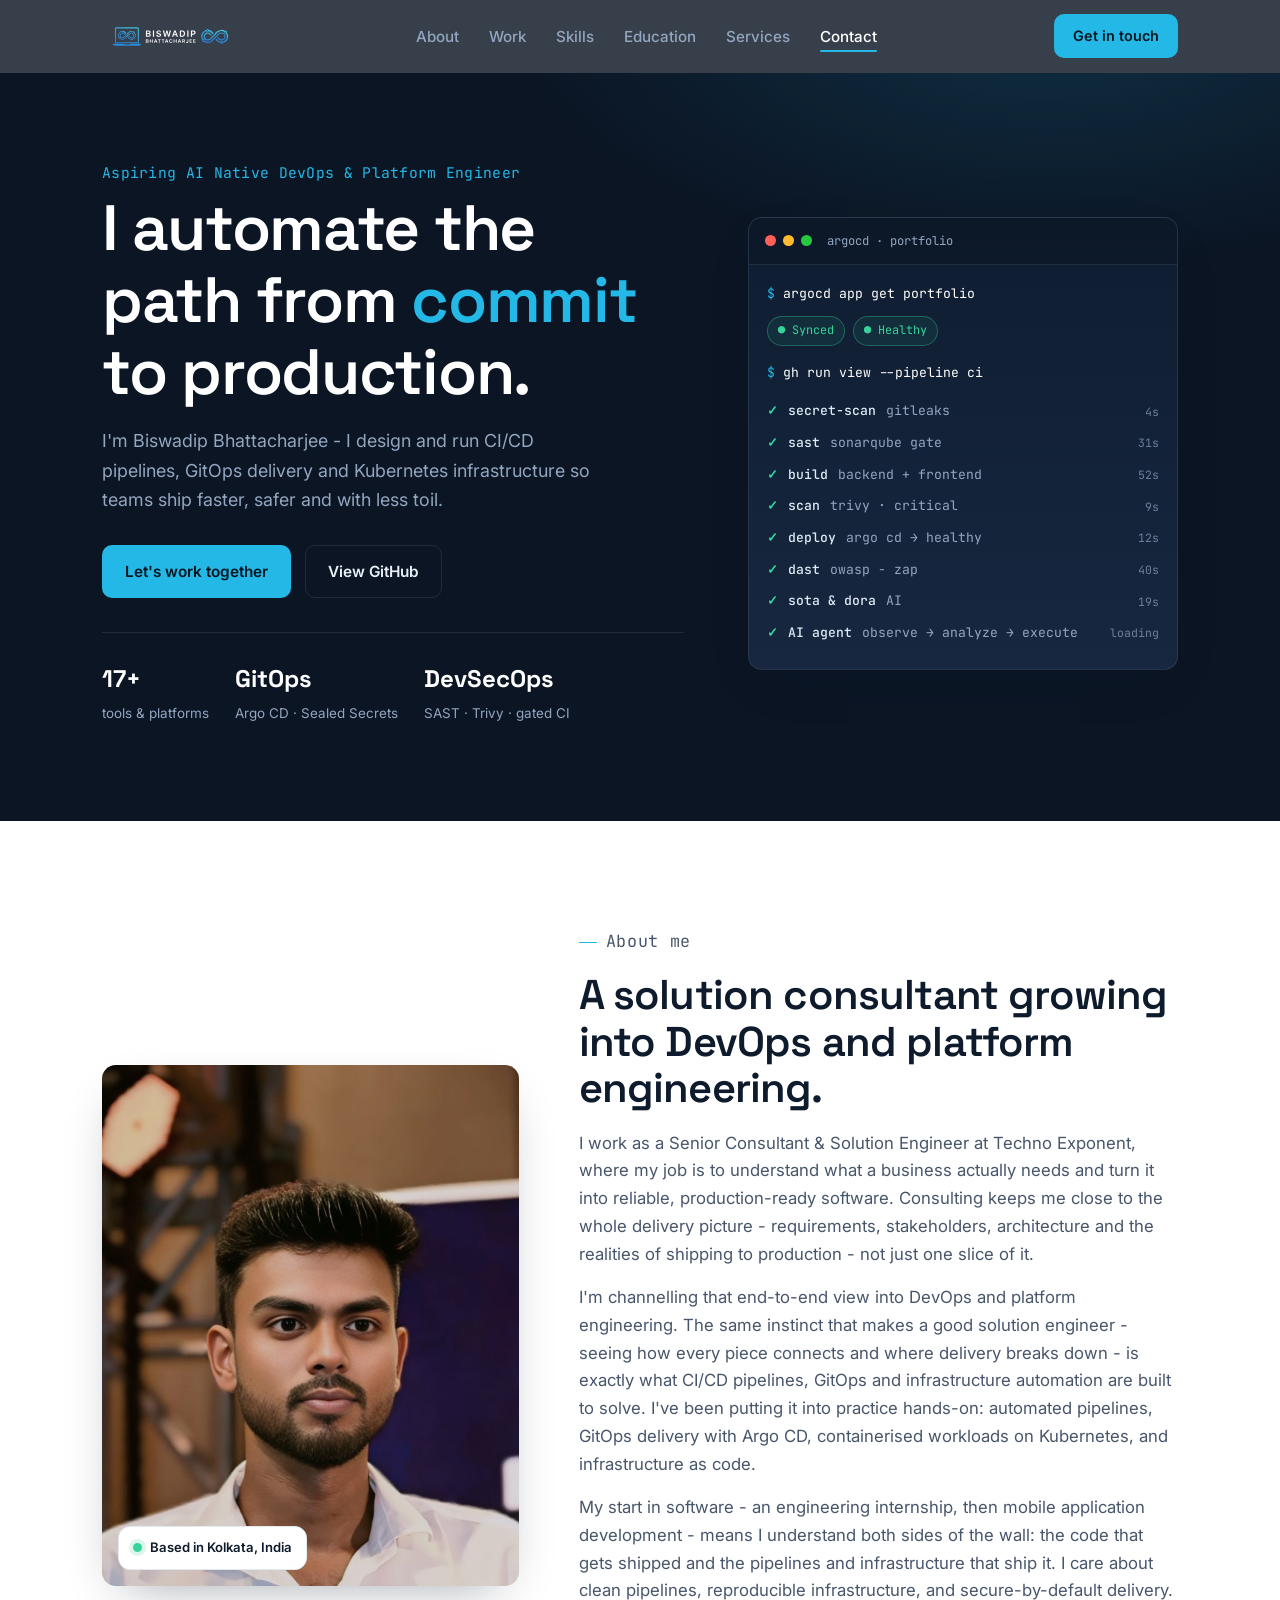
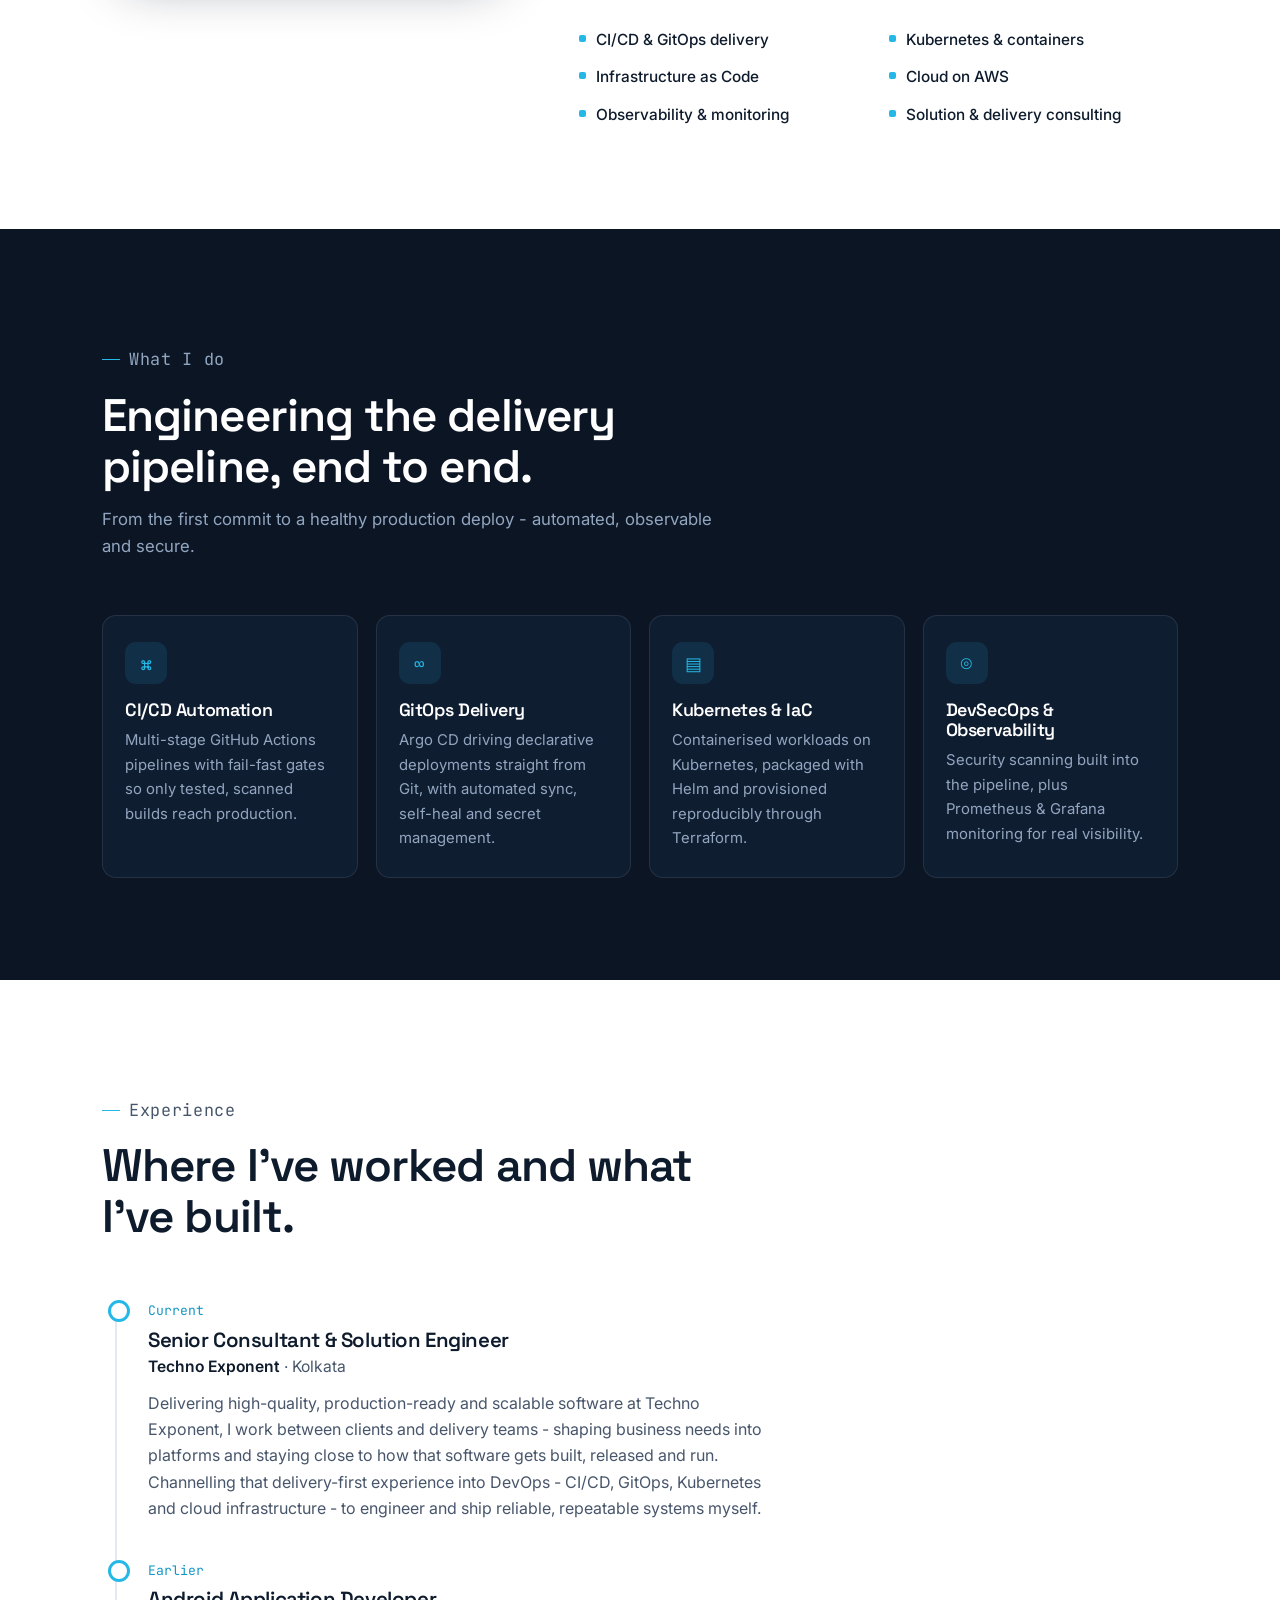
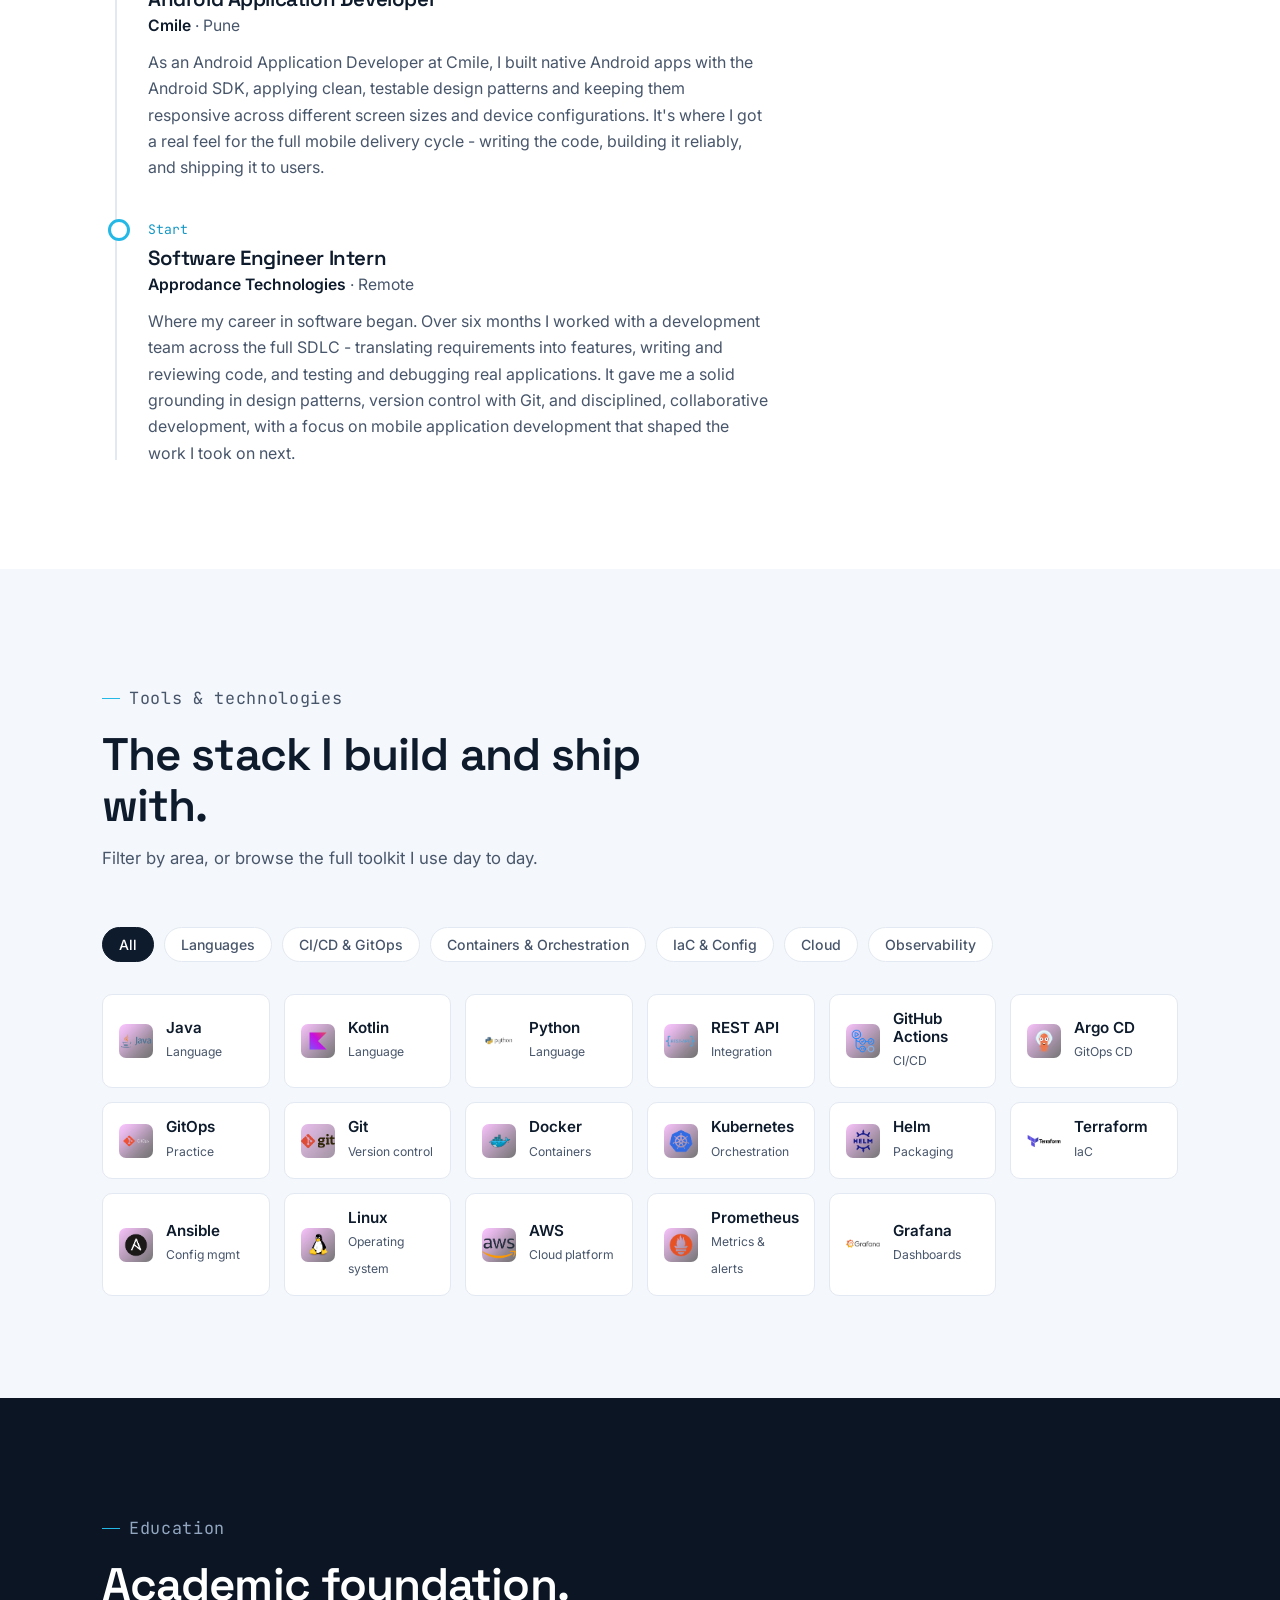
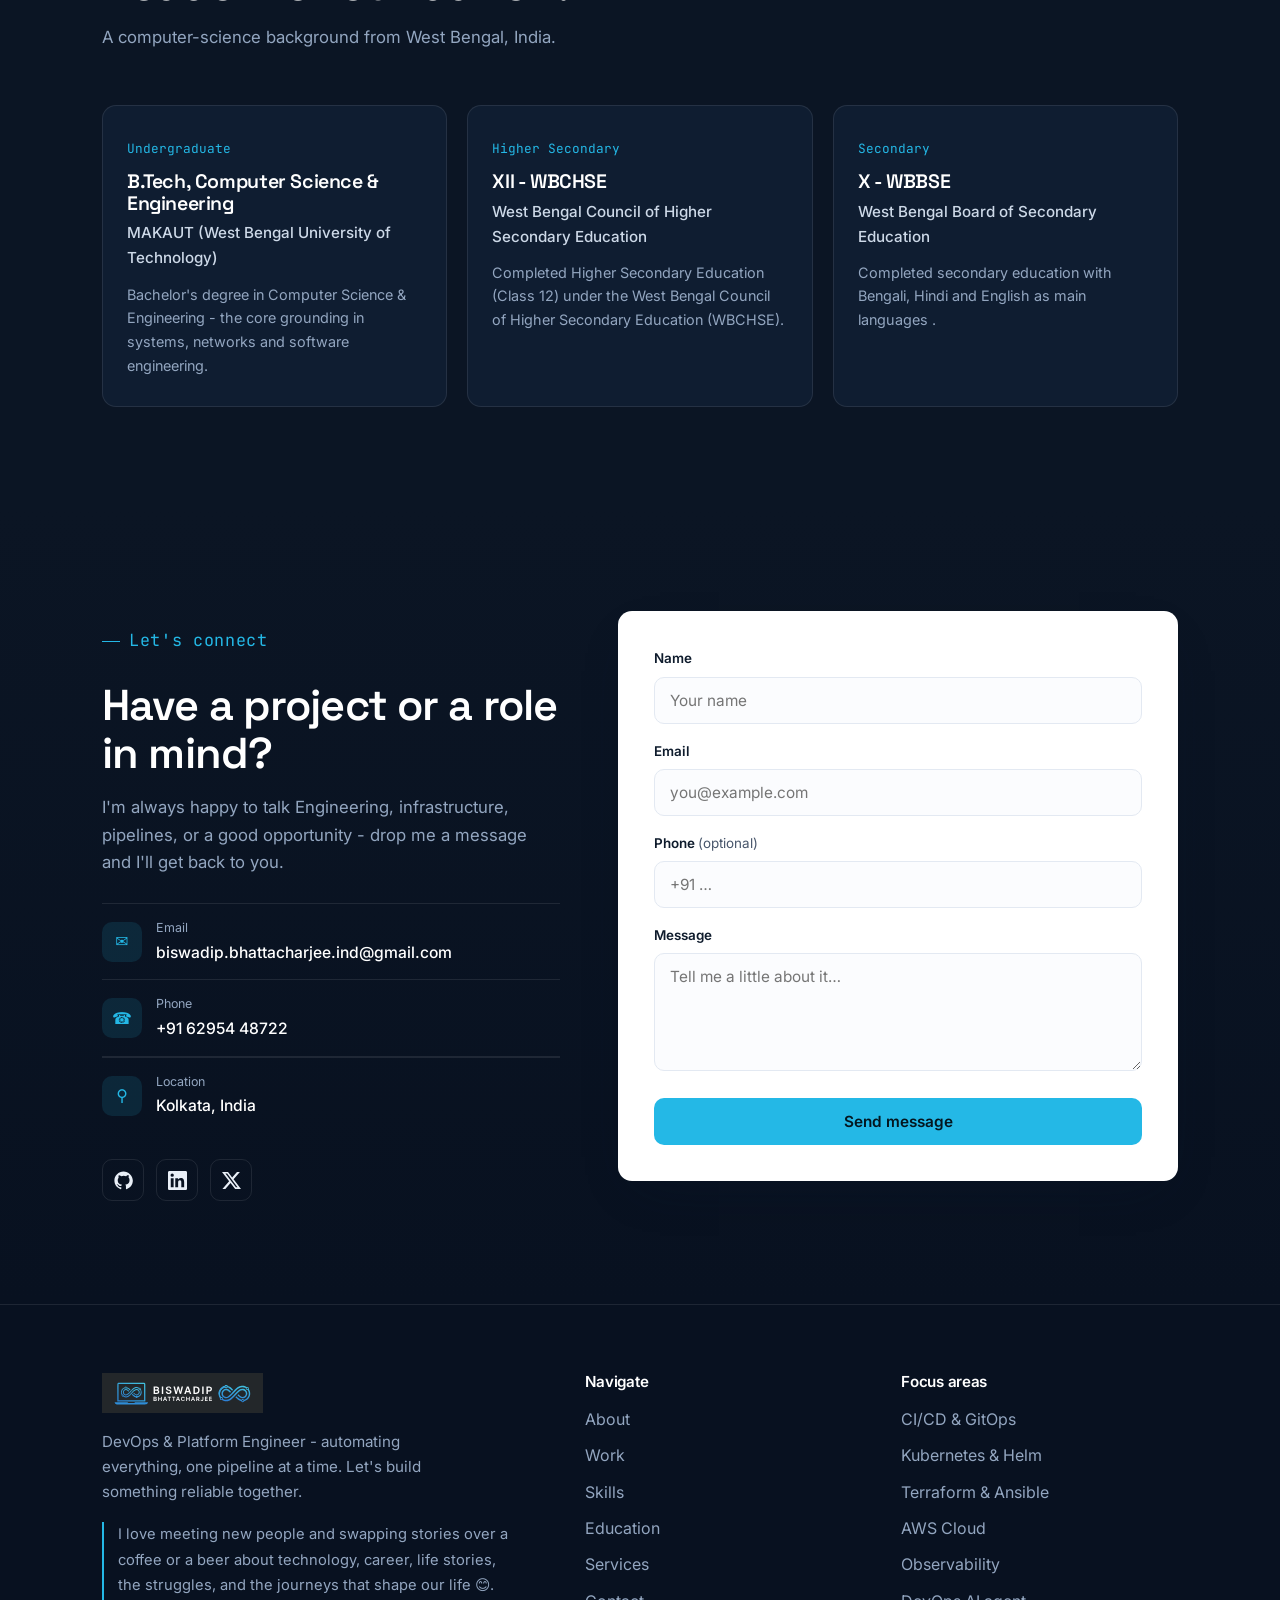
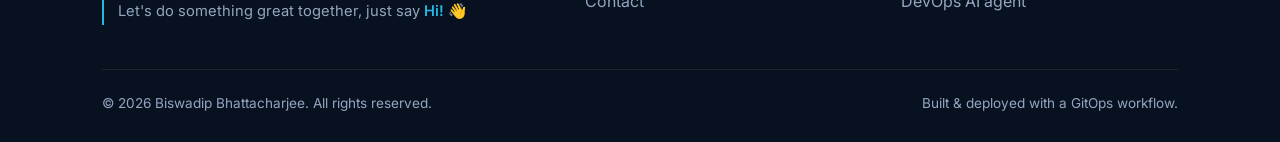
<file: frontend/index.html>
<!DOCTYPE html>
<html lang="en">

<head>
    <meta charset="utf-8">
    <meta name="viewport" content="width=device-width, initial-scale=1.0">
    <title>Biswadip Bhattacharjee - DevOps &amp; Platform Engineer</title>
    <meta name="keywords" content="DevOps Engineer, Platform Engineer, Kubernetes, GitOps, AWS, CI/CD, DevSecOps">
    <meta name="description"
        content="Biswadip Bhattacharjee - DevOps &amp; Platform Engineer specialising in CI/CD, GitOps, Kubernetes and cloud infrastructure automation.">
    <meta name="author" content="Biswadip Bhattacharjee">
    <link rel="icon" type="image/png" href="images/favicon/favicon-32x32.png">

    <link rel="preconnect" href="https://fonts.googleapis.com">
    <link rel="preconnect" href="https://fonts.gstatic.com" crossorigin>
    <link
        href="https://fonts.googleapis.com/css2?family=Inter:wght@400;500;600;700&family=JetBrains+Mono:wght@400;500&family=Space+Grotesk:wght@500;600;700&display=swap"
        rel="stylesheet">

    <link rel="stylesheet" href="styles.css">
</head>

<body>

    <!-- ================= HEADER ================= -->
    <header class="site-header" id="top">
        <div class="wrap nav">
            <a href="#top" class="brand" aria-label="Biswadip Bhattacharjee - home">
                <img src="images/logo-light-b.svg" alt="Biswadip Bhattacharjee">
            </a>
            <nav>
                <ul class="nav-links">
                    <li><a href="#about">About</a></li>
                    <li><a href="#work">Work</a></li>
                    <li><a href="#skills">Skills</a></li>
                    <li><a href="#education">Education</a></li>
                    <li><a href="services.html">Services</a></li>
                    <li><a href="#contact">Contact</a></li>
                </ul>
            </nav>
            <div class="nav-cta">
                <a href="#contact" class="btn btn-primary">Get in touch</a>
                <button class="hamburger" id="hamburger" aria-label="Open menu" aria-expanded="false">
                    <span></span><span></span><span></span>
                </button>
            </div>
        </div>
        <div class="mobile-menu" id="mobileMenu">
            <ul>
                <li><a href="#about">About</a></li>
                <li><a href="#work">Work</a></li>
                <li><a href="#skills">Skills</a></li>
                <li><a href="#education">Education</a></li>
                <li><a href="services.html">Services</a></li>
                <li><a href="#contact">Contact</a></li>
            </ul>
            <a href="#contact" class="btn btn-primary">Get in touch</a>
        </div>
    </header>

    <!-- ================= HERO ================= -->
    <section class="hero">
        <div class="wrap hero-grid">
            <div>
                <p class="hero-role">Aspiring AI Native DevOps &amp; Platform Engineer</p>
                <h1>I automate the path from <span class="accent">commit</span> to production.</h1>
                <p class="lead">
                    I'm Biswadip Bhattacharjee - I design and run CI/CD pipelines, GitOps
                    delivery and Kubernetes infrastructure so teams ship faster, safer and
                    with less toil.
                </p>
                <div class="hero-actions">
                    <a href="#contact" class="btn btn-primary">Let's work together</a>
                    <a href="https://github.com/biswadip98" target="_blank" rel="noopener" class="btn btn-ghost">View GitHub</a>
                </div>
                <div class="hero-stats">
                    <div class="stat"><b>17+</b><span>tools &amp; platforms</span></div>
                    <div class="stat"><b>GitOps</b><span>Argo CD · Sealed Secrets</span></div>
                    <div class="stat"><b>DevSecOps</b><span>SAST · Trivy · gated CI</span></div>
                </div>
            </div>

            <div class="term reveal" aria-hidden="true">
                <div class="term-bar">
                    <i></i><i></i><i></i>
                    <span>argocd · portfolio</span>
                </div>
                <div class="term-body">
                    <div class="cmd">argocd app get portfolio</div>
                    <div class="app-status">
                        <span class="badge ok">● Synced</span>
                        <span class="badge ok">● Healthy</span>
                    </div>
                    <div class="cmd">gh run view --pipeline ci</div>
                    <div style="margin-top:12px">
                        <div class="stage"><span class="check">✓</span><b>secret-scan</b> gitleaks<span class="dur">4s</span></div>
                        <div class="stage"><span class="check">✓</span><b>sast</b> sonarqube gate<span class="dur">31s</span></div>
                        <div class="stage"><span class="check">✓</span><b>build</b> backend + frontend<span class="dur">52s</span></div>
                        <div class="stage"><span class="check">✓</span><b>scan</b> trivy · critical<span class="dur">9s</span></div>
                        <div class="stage"><span class="check">✓</span><b>deploy</b> argo cd → healthy<span class="dur">12s</span></div>
                        <div class="stage"><span class="check">✓</span><b>dast</b> owasp - zap<span class="dur">40s</span></div>
                        <div class="stage"><span class="check">✓</span><b>sota & dora</b> AI <span class="dur">19s</span></div>
                        <div class="stage"><span class="check">✓</span><b>AI agent</b> observe → analyze → execute <span class="dur">loading</span></div>
                    </div>
                </div>
            </div>
        </div>
    </section>

    <!-- ================= ABOUT ================= -->
    <section id="about">
        <div class="wrap about-grid">
            <div class="about-photo reveal">
                <img src="images/biswadip-b1.jpg" alt="Biswadip Bhattacharjee">
                <div class="tag"><span class="dot"></span> Based in Kolkata, India</div>
            </div>
            <div class="about-body">
                <p class="kicker">About me</p>
                <h2 style="font-size:clamp(1.8rem,4vw,2.6rem)">A solution consultant growing into DevOps and platform engineering.</h2>
                <p style="margin-top:18px">
                    I work as a Senior Consultant &amp; Solution Engineer at Techno Exponent, where my
                    job is to understand what a business actually needs and turn it into reliable,
                    production-ready software. Consulting keeps me close to the whole delivery picture
                    - requirements, stakeholders, architecture and the realities of shipping to
                    production - not just one slice of it.
                </p>
                <p>
                    I'm channelling that end-to-end view into DevOps and platform engineering. The same
                    instinct that makes a good solution engineer - seeing how every piece connects and
                    where delivery breaks down - is exactly what CI/CD pipelines, GitOps and
                    infrastructure automation are built to solve. I've been putting it into practice
                    hands-on: automated pipelines, GitOps delivery with Argo CD, containerised workloads
                    on Kubernetes, and infrastructure as code.
                </p>
                <p>
                    My start in software - an engineering internship, then mobile application
                    development - means I understand both sides of the wall: the code that gets shipped
                    and the pipelines and infrastructure that ship it. I care about clean pipelines,
                    reproducible infrastructure, and secure-by-default delivery.
                </p>
                <ul class="about-list">
                    <li>CI/CD &amp; GitOps delivery</li>
                    <li>Kubernetes &amp; containers</li>
                    <li>Infrastructure as Code</li>
                    <li>Cloud on AWS</li>
                    <li>Observability &amp; monitoring</li>
                    <li>Solution &amp; delivery consulting</li>
                </ul>
            </div>
        </div>
    </section>

    <!-- ================= WHAT I DO ================= -->
    <section class="dark">
        <div class="wrap">
            <div class="sec-head">
                <p class="kicker">What I do</p>
                <h2>Engineering the delivery pipeline, end to end.</h2>
                <p>From the first commit to a healthy production deploy - automated, observable and secure.</p>
            </div>
            <div class="do-grid">
                <div class="do-card reveal">
                    <div class="ic">⌘</div>
                    <h3>CI/CD Automation</h3>
                    <p>Multi-stage GitHub Actions pipelines with fail-fast gates so only tested, scanned builds reach production.</p>
                </div>
                <div class="do-card reveal">
                    <div class="ic">∞</div>
                    <h3>GitOps Delivery</h3>
                    <p>Argo CD driving declarative deployments straight from Git, with automated sync, self-heal and secret management.</p>
                </div>
                <div class="do-card reveal">
                    <div class="ic">▤</div>
                    <h3>Kubernetes &amp; IaC</h3>
                    <p>Containerised workloads on Kubernetes, packaged with Helm and provisioned reproducibly through Terraform.</p>
                </div>
                <div class="do-card reveal">
                    <div class="ic">◎</div>
                    <h3>DevSecOps &amp; Observability</h3>
                    <p>Security scanning built into the pipeline, plus Prometheus &amp; Grafana monitoring for real visibility.</p>
                </div>
            </div>
        </div>
    </section>

    <!-- ================= EXPERIENCE ================= -->
    <section id="work">
        <div class="wrap">
            <div class="sec-head">
                <p class="kicker">Experience</p>
                <h2>Where I've worked and what I've built.</h2>
            </div>
            <div class="timeline">
                <div class="tl-item reveal">
                    <span class="when">Current</span>
                    <h3>Senior Consultant &amp; Solution Engineer</h3>
                    <div class="org">Techno Exponent <span>· Kolkata</span></div>
                    <p>
                        Delivering high-quality, production-ready and scalable software at Techno Exponent, 
                        I work between clients and delivery teams - shaping business needs into platforms 
                        and staying close to how that software gets built, released and run. 
                        Channelling that delivery-first experience into DevOps - CI/CD, GitOps, 
                        Kubernetes and cloud infrastructure - to engineer and ship reliable, repeatable systems myself. 
                    </p>
                </div>
                <div class="tl-item reveal">
                    <span class="when">Earlier</span>
                    <h3>Android Application Developer</h3>
                    <div class="org">Cmile <span>· Pune</span></div>
                    <p>
                        As an Android Application Developer at Cmile, I built native Android apps with the Android SDK, applying clean, 
                        testable design patterns and keeping them responsive across different screen sizes and device configurations. 
                        It's where I got a real feel for the full mobile delivery cycle - writing the code, building it reliably, and 
                        shipping it to users.
                    </p>
                </div>
                <div class="tl-item reveal">
                    <span class="when">Start</span>
                    <h3>Software Engineer Intern</h3>
                    <div class="org">Approdance Technologies <span>· Remote</span></div>
                    <p>
                        Where my career in software began. Over six months I worked with a development team across the full SDLC 
                        - translating requirements into features, writing and reviewing code, and testing and debugging real applications. 
                        It gave me a solid grounding in design patterns, version control with Git, and disciplined, collaborative development, 
                        with a focus on mobile application development that shaped the work I took on next.
                    </p>
                </div>
            </div>
        </div>
    </section>

    <!-- ================= SKILLS ================= -->
    <section id="skills" style="background:var(--paper)">
        <div class="wrap">
            <div class="sec-head">
                <p class="kicker">Tools &amp; technologies</p>
                <h2>The stack I build and ship with.</h2>
                <p>Filter by area, or browse the full toolkit I use day to day.</p>
            </div>

            <div class="filter-bar" id="filterBar">
                <button class="chip active" data-filter="all">All</button>
                <button class="chip" data-filter="lang">Languages</button>
                <button class="chip" data-filter="cicd">CI/CD &amp; GitOps</button>
                <button class="chip" data-filter="container">Containers &amp; Orchestration</button>
                <button class="chip" data-filter="iac">IaC &amp; Config</button>
                <button class="chip" data-filter="cloud">Cloud</button>
                <button class="chip" data-filter="observe">Observability</button>
            </div>

            <div class="skill-grid" id="skillGrid">
                <div class="skill" data-cat="lang"><img src="images/portfolio/Java.jpg" alt="Java"><div><b>Java</b><small>Language</small></div></div>
                <div class="skill" data-cat="lang"><img src="images/portfolio/Kotlin.png" alt="Kotlin"><div><b>Kotlin</b><small>Language</small></div></div>
                <div class="skill" data-cat="lang"><img src="images/portfolio/Python.jpg" alt="Python"><div><b>Python</b><small>Language</small></div></div>
                <div class="skill" data-cat="lang"><img src="images/portfolio/REST.jpg" alt="REST API"><div><b>REST API</b><small>Integration</small></div></div>
                <div class="skill" data-cat="cicd"><img src="images/portfolio/GitHubAction.png" alt="GitHub Actions"><div><b>GitHub Actions</b><small>CI/CD</small></div></div>
                <div class="skill" data-cat="cicd"><img src="images/portfolio/ArgoCD.png" alt="Argo CD"><div><b>Argo CD</b><small>GitOps CD</small></div></div>
                <div class="skill" data-cat="cicd"><img src="images/portfolio/GitOps.jpg" alt="GitOps"><div><b>GitOps</b><small>Practice</small></div></div>
                <div class="skill" data-cat="cicd"><img src="images/portfolio/git.jpg" alt="Git"><div><b>Git</b><small>Version control</small></div></div>
                <div class="skill" data-cat="container"><img src="images/portfolio/Docker.png" alt="Docker"><div><b>Docker</b><small>Containers</small></div></div>
                <div class="skill" data-cat="container"><img src="images/portfolio/Kubernetes.png" alt="Kubernetes"><div><b>Kubernetes</b><small>Orchestration</small></div></div>
                <div class="skill" data-cat="container"><img src="images/portfolio/Helm.png" alt="Helm"><div><b>Helm</b><small>Packaging</small></div></div>
                <div class="skill" data-cat="iac"><img src="images/portfolio/Terraform.jpg" alt="Terraform"><div><b>Terraform</b><small>IaC</small></div></div>
                <div class="skill" data-cat="iac"><img src="images/portfolio/Ansible.png" alt="Ansible"><div><b>Ansible</b><small>Config mgmt</small></div></div>
                <div class="skill" data-cat="iac"><img src="images/portfolio/Linux.png" alt="Linux"><div><b>Linux</b><small>Operating system</small></div></div>
                <div class="skill" data-cat="cloud"><img src="images/portfolio/AWS.jpg" alt="AWS"><div><b>AWS</b><small>Cloud platform</small></div></div>
                <div class="skill" data-cat="observe"><img src="images/portfolio/Prometheus.png" alt="Prometheus"><div><b>Prometheus</b><small>Metrics &amp; alerts</small></div></div>
                <div class="skill" data-cat="observe"><img src="images/portfolio/Grafana.jpg" alt="Grafana"><div><b>Grafana</b><small>Dashboards</small></div></div>
            </div>
        </div>
    </section>

    <!-- ================= EDUCATION ================= -->
    <section id="education" class="dark">
        <div class="wrap">
            <div class="sec-head">
                <p class="kicker">Education</p>
                <h2>Academic foundation.</h2>
                <p>A computer-science background from West Bengal, India.</p>
            </div>
            <div class="edu-grid">
                <div class="edu-card reveal">
                    <span class="yr">Undergraduate</span>
                    <h3>B.Tech, Computer Science &amp; Engineering</h3>
                    <div class="inst">MAKAUT (West Bengal University of Technology)</div>
                    <p>Bachelor's degree in Computer Science &amp; Engineering - the core grounding in systems, networks and software engineering.</p>
                </div>
                <div class="edu-card reveal">
                    <span class="yr">Higher Secondary</span>
                    <h3>XII - WBCHSE</h3>
                    <div class="inst">West Bengal Council of Higher Secondary Education</div>
                    <p>Completed Higher Secondary Education (Class 12) under the West Bengal Council of Higher Secondary Education (WBCHSE).</p>
                </div>
                <div class="edu-card reveal">
                    <span class="yr">Secondary</span>
                    <h3>X - WBBSE</h3>
                    <div class="inst">West Bengal Board of Secondary Education</div>
                    <p>Completed secondary education with Bengali, Hindi and English as main languages .</p>
                </div>
            </div>
        </div>
    </section>

    <!-- ================= CONTACT ================= -->
    <section id="contact" class="dark" style="background:linear-gradient(180deg,var(--ink),#081120)">
        <div class="wrap contact-grid">
            <div class="contact-info">
                <p class="kicker">Let's connect</p>
                <h2>Have a project or a role in mind?</h2>
                <p>I'm always happy to talk Engineering, infrastructure, pipelines, or a good opportunity - drop me a message and I'll get back to you.</p>

                <a class="c-line" href="mailto:biswadip.bhattacharjee.ind@gmail.com">
                    <span class="ci">✉</span>
                    <span><small>Email</small><b>biswadip.bhattacharjee.ind@gmail.com</b></span>
                </a>
                <a class="c-line" href="tel:+916295448722">
                    <span class="ci">☎</span>
                    <span><small>Phone</small><b>+91 62954 48722</b></span>
                </a>
                <div class="c-line">
                    <span class="ci">⚲</span>
                    <span><small>Location</small><b>Kolkata, India</b></span>
                </div>

                <div class="socials">
                    <a href="https://github.com/biswadip98" target="_blank" rel="noopener" aria-label="GitHub">
                        <svg viewBox="0 0 24 24"><path d="M12 .5C5.7.5.5 5.7.5 12c0 5.1 3.3 9.4 7.9 10.9.6.1.8-.2.8-.5v-2c-3.2.7-3.9-1.4-3.9-1.4-.5-1.3-1.3-1.7-1.3-1.7-1.1-.7.1-.7.1-.7 1.2.1 1.8 1.2 1.8 1.2 1 1.8 2.7 1.3 3.4 1 .1-.8.4-1.3.7-1.6-2.6-.3-5.3-1.3-5.3-5.7 0-1.3.5-2.3 1.2-3.1-.1-.3-.5-1.5.1-3.1 0 0 1-.3 3.3 1.2a11.5 11.5 0 0 1 6 0C17.3 4.8 18.3 5.1 18.3 5.1c.6 1.6.2 2.8.1 3.1.8.8 1.2 1.8 1.2 3.1 0 4.4-2.7 5.4-5.3 5.7.4.4.8 1.1.8 2.2v3.3c0 .3.2.6.8.5 4.6-1.5 7.9-5.8 7.9-10.9C23.5 5.7 18.3.5 12 .5z"/></svg>
                    </a>
                    <a href="https://www.linkedin.com/in/biswadip-bhattacharjee/" target="_blank" rel="noopener" aria-label="LinkedIn">
                        <svg viewBox="0 0 24 24"><path d="M20.4 20.4h-3.6v-5.6c0-1.3 0-3-1.9-3s-2.1 1.4-2.1 2.9v5.7H9.2V9h3.4v1.6h.1c.5-.9 1.7-1.9 3.4-1.9 3.6 0 4.3 2.4 4.3 5.5v6.2zM5.3 7.4a2.1 2.1 0 1 1 0-4.2 2.1 2.1 0 0 1 0 4.2zM7.1 20.4H3.5V9h3.6v11.4zM22.2 0H1.8C.8 0 0 .8 0 1.7v20.6c0 .9.8 1.7 1.8 1.7h20.4c1 0 1.8-.8 1.8-1.7V1.7C24 .8 23.2 0 22.2 0z"/></svg>
                    </a>
                    <a href="https://x.com/BiswadipBhattacha7" target="_blank" rel="noopener" aria-label="X">
                        <svg viewBox="0 0 24 24"><path d="M18.9 1.2h3.7l-8 9.1L24 22.8h-7.4l-5.8-7.6-6.6 7.6H.5l8.5-9.8L0 1.2h7.6l5.2 6.9 6.1-6.9zm-1.3 19.4h2L6.5 3.3H4.3l13.3 17.3z"/></svg>
                    </a>
                </div>
            </div>

            <!-- FORM: point action= to your Formspree/Jotform endpoint (see notes) -->
            <form class="form-card" action="https://formspree.io/f/mqpkdnzp" method="POST">
                <div class="fld">
                    <label for="name">Name</label>
                    <input type="text" id="name" name="name" placeholder="Your name" required>
                </div>
                <div class="fld">
                    <label for="email">Email</label>
                    <input type="email" id="email" name="email" placeholder="you@example.com" required>
                </div>
                <div class="fld">
                    <label for="phone">Phone <span style="font-weight:400;color:var(--tx-soft)">(optional)</span></label>
                    <input type="tel" id="phone" name="phone" placeholder="+91 …">
                </div>
                <div class="fld">
                    <label for="message">Message</label>
                    <textarea id="message" name="message" placeholder="Tell me a little about it…" required></textarea>
                </div>
                <button type="submit" class="btn btn-primary">Send message</button>
            </form>
        </div>
    </section>

    <!-- ================= FOOTER ================= -->
    <footer class="site-footer">
        <div class="wrap">
            <div class="foot-grid">
                <div class="foot-brand">
                    <img src="images/logo-dark-b.svg" alt="Biswadip Bhattacharjee">
                    <p>DevOps &amp; Platform Engineer - automating everything, one pipeline at a time. Let's build something reliable together.</p>
                    <blockquote class="foot-quote">
                        I love meeting new people and swapping stories over a coffee or a beer about
                        technology, career, life stories, the struggles, and the journeys that shape our
                        life 😊.<br>
                        Let's do something great together, just say <a href="#contact">Hi!</a> 👋
                    </blockquote>
                </div>
                <div class="foot-col">
                    <h4>Navigate</h4>
                    <ul>
                        <li><a href="#about">About</a></li>
                        <li><a href="#work">Work</a></li>
                        <li><a href="#skills">Skills</a></li>
                        <li><a href="#education">Education</a></li>
                        <li><a href="services.html">Services</a></li>
                        <li><a href="#contact">Contact</a></li>
                    </ul>
                </div>
                <div class="foot-col">
                    <h4>Focus areas</h4>
                    <ul>
                        <li>CI/CD &amp; GitOps</li>
                        <li>Kubernetes &amp; Helm</li>
                        <li>Terraform &amp; Ansible</li>
                        <li>AWS Cloud</li>
                        <li>Observability</li>
                        <li>DevOps AI agent</li>
                    </ul>
                </div>
            </div>
            <div class="foot-bottom">
                <span>© <span id="year"></span> Biswadip Bhattacharjee. All rights reserved.</span>
                <span>Built &amp; deployed with a GitOps workflow.</span>
            </div>
        </div>
    </footer>

    <a href="#top" class="to-top" id="toTop" aria-label="Back to top">↑</a>

    <!-- ================= SCRIPT ================= -->
    <script>
        (function () {
            var header = document.getElementById('top');
            var burger = document.getElementById('hamburger');
            var menu = document.getElementById('mobileMenu');
            var toTop = document.getElementById('toTop');

            /* mobile menu toggle */
            burger.addEventListener('click', function () {
                var open = menu.classList.toggle('open');
                burger.classList.toggle('open', open);
                burger.setAttribute('aria-expanded', open);
            });
            /* close menu when a link is tapped */
            menu.querySelectorAll('a').forEach(function (a) {
                a.addEventListener('click', function () {
                    menu.classList.remove('open');
                    burger.classList.remove('open');
                    burger.setAttribute('aria-expanded', 'false');
                });
            });

            /* header shadow + back-to-top on scroll */
            window.addEventListener('scroll', function () {
                var y = window.scrollY;
                header.classList.toggle('scrolled', y > 8);
                toTop.classList.toggle('show', y > 500);
            });

            /* active nav link based on section in view */
            var sections = document.querySelectorAll('section[id]');
            var navLinks = document.querySelectorAll('.nav-links a');
            var spy = new IntersectionObserver(function (entries) {
                entries.forEach(function (e) {
                    if (e.isIntersecting) {
                        var id = e.target.getAttribute('id');
                        navLinks.forEach(function (l) {
                            l.classList.toggle('active', l.getAttribute('href') === '#' + id);
                        });
                    }
                });
            }, { rootMargin: '-45% 0px -50% 0px' });
            sections.forEach(function (s) { spy.observe(s); });

            /* skills filter */
            var bar = document.getElementById('filterBar');
            var skills = document.querySelectorAll('#skillGrid .skill');
            bar.addEventListener('click', function (e) {
                var btn = e.target.closest('.chip');
                if (!btn) return;
                bar.querySelector('.active').classList.remove('active');
                btn.classList.add('active');
                var f = btn.getAttribute('data-filter');
                skills.forEach(function (s) {
                    s.classList.toggle('hide', !(f === 'all' || s.getAttribute('data-cat') === f));
                });
            });

            /* scroll reveal */
            var reveals = document.querySelectorAll('.reveal');
            var ro = new IntersectionObserver(function (entries) {
                entries.forEach(function (e) {
                    if (e.isIntersecting) { e.target.classList.add('in'); ro.unobserve(e.target); }
                });
            }, { threshold: .15 });
            reveals.forEach(function (r) { ro.observe(r); });

            /* year */
            document.getElementById('year').textContent = new Date().getFullYear();
        })();
    </script>
</body>

</html>
</file>
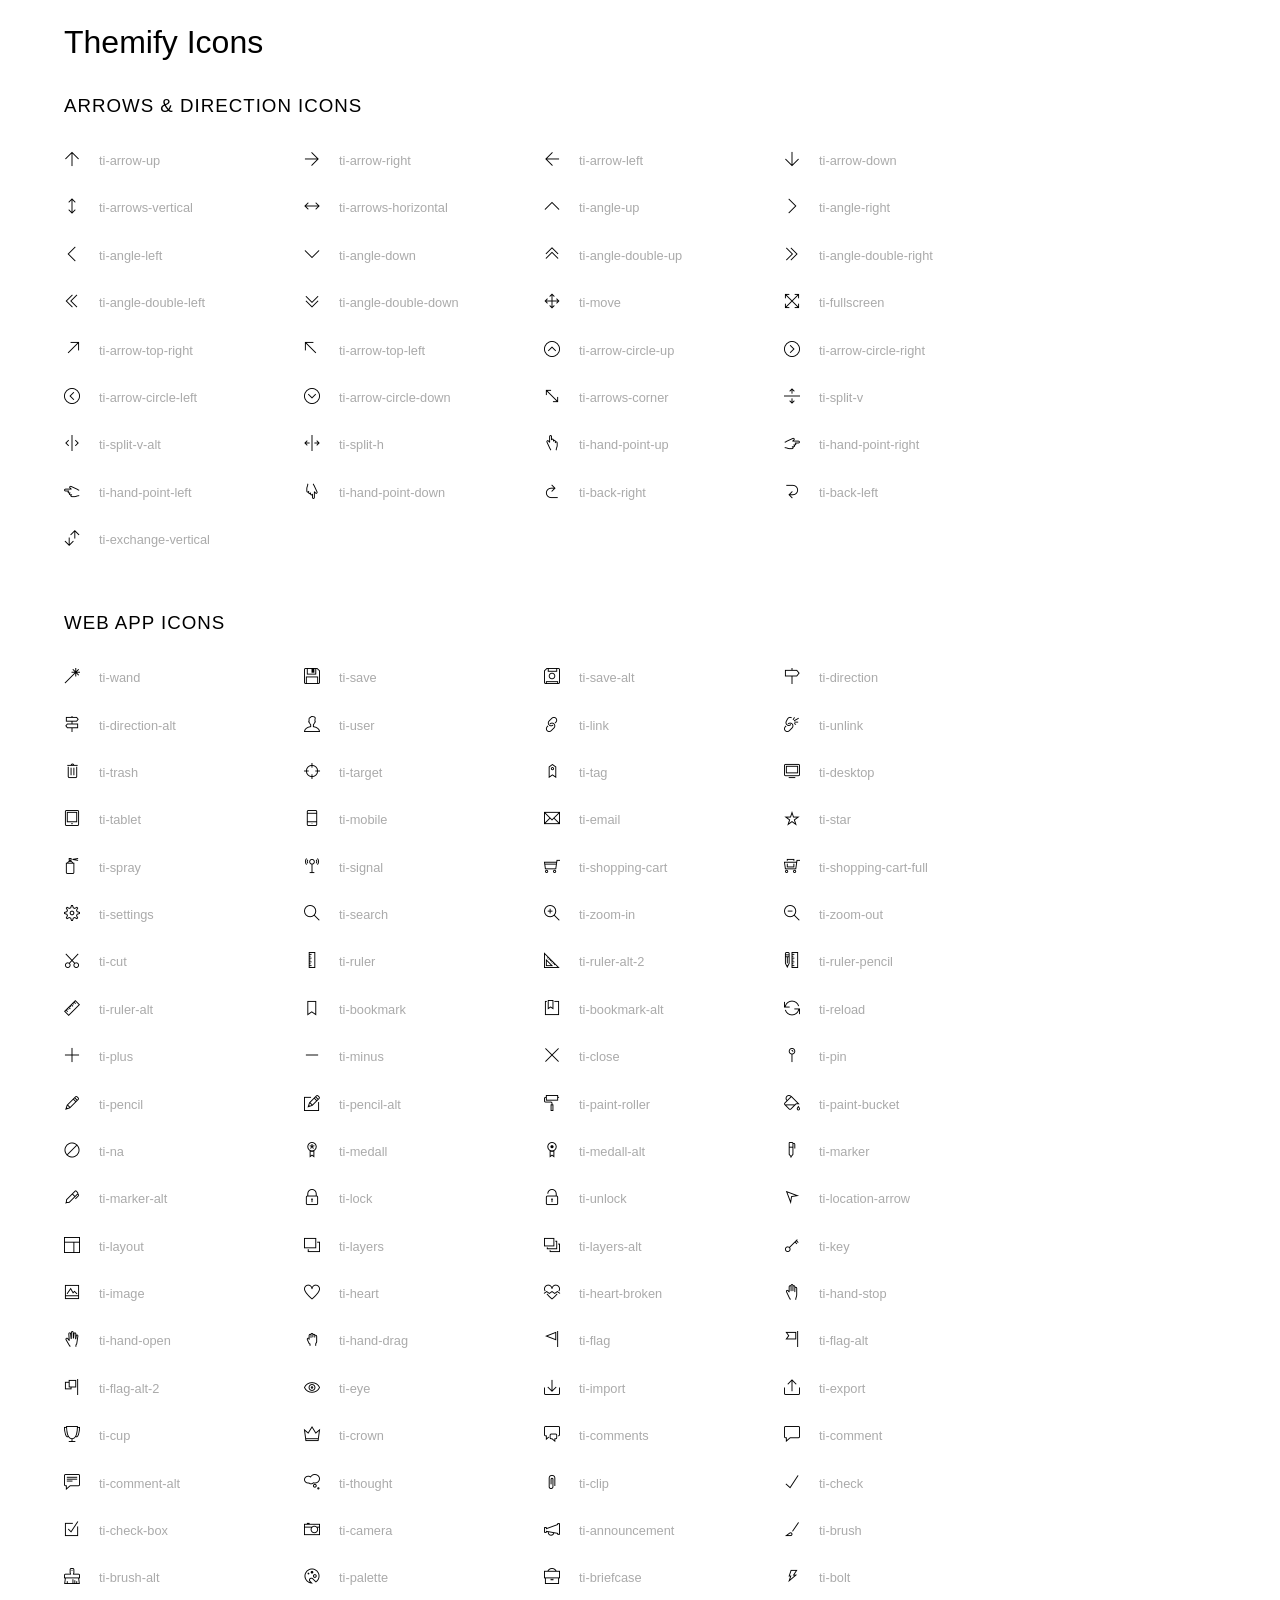
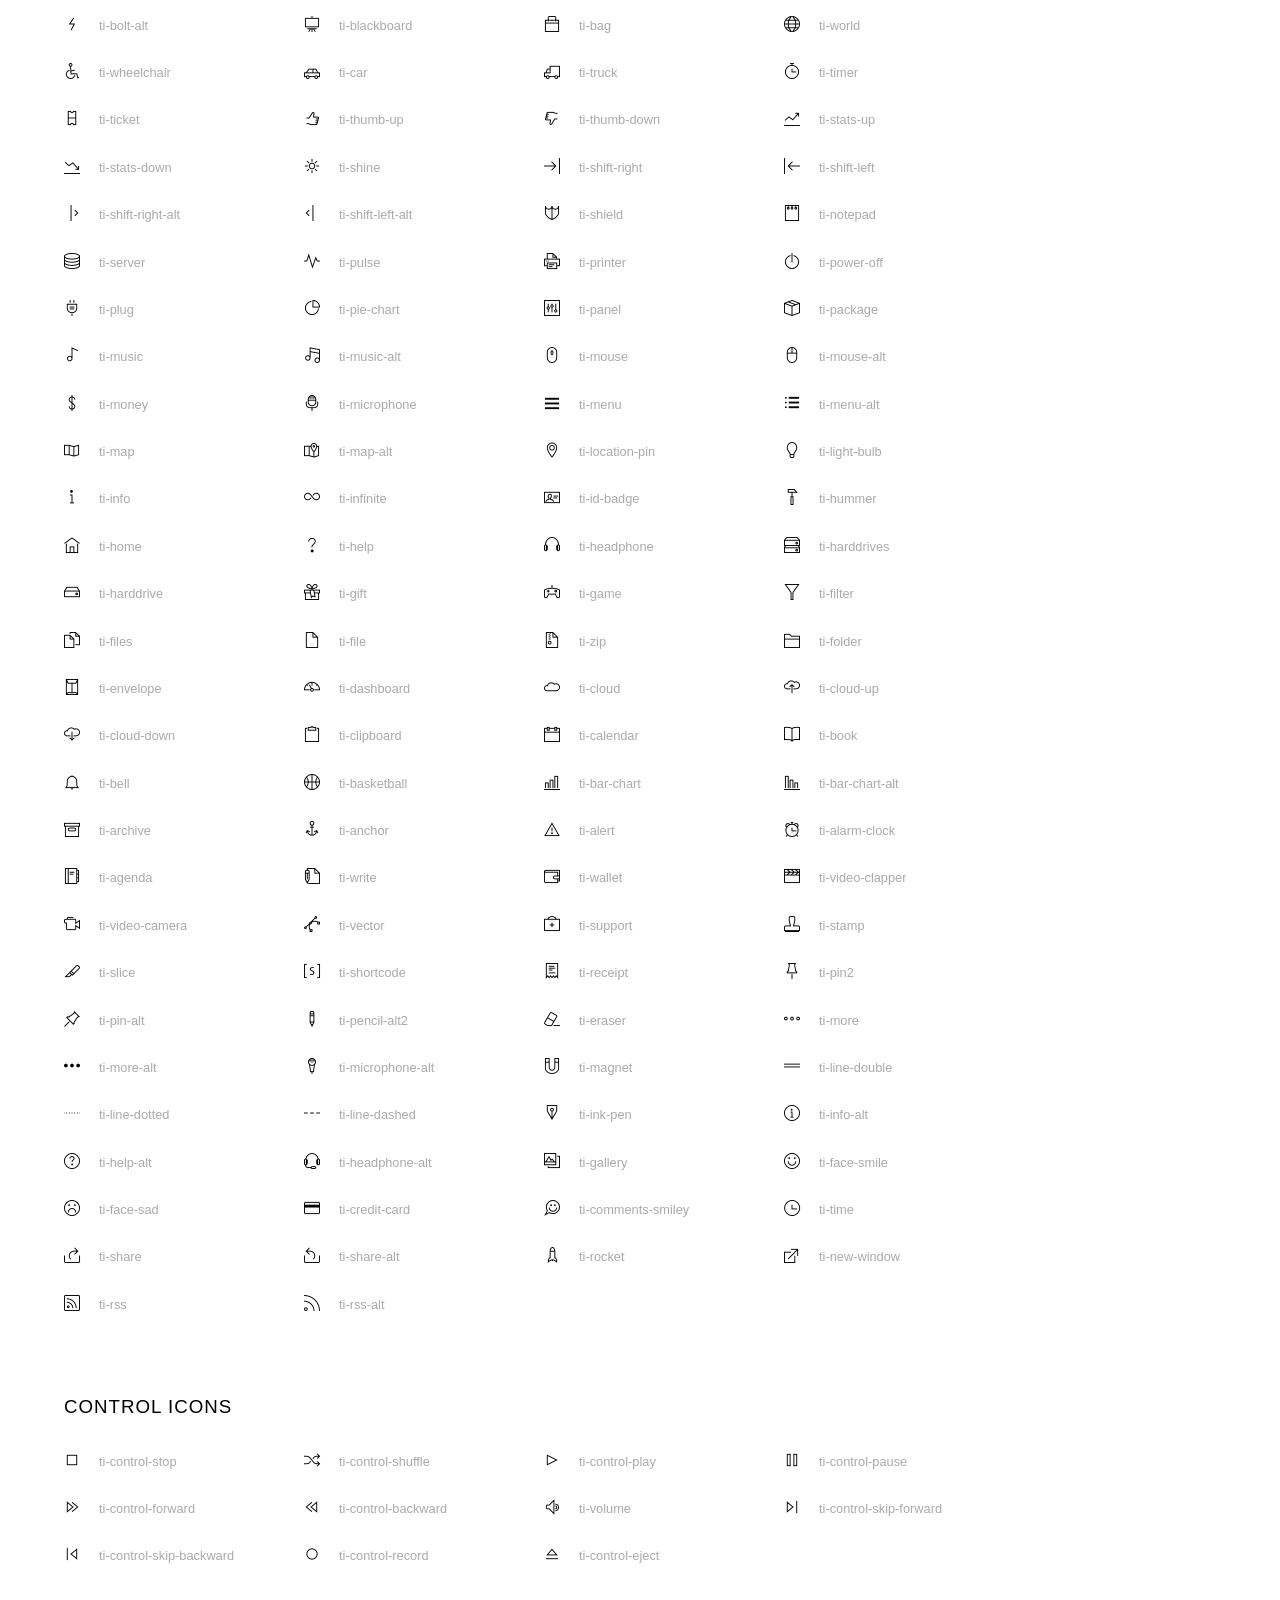
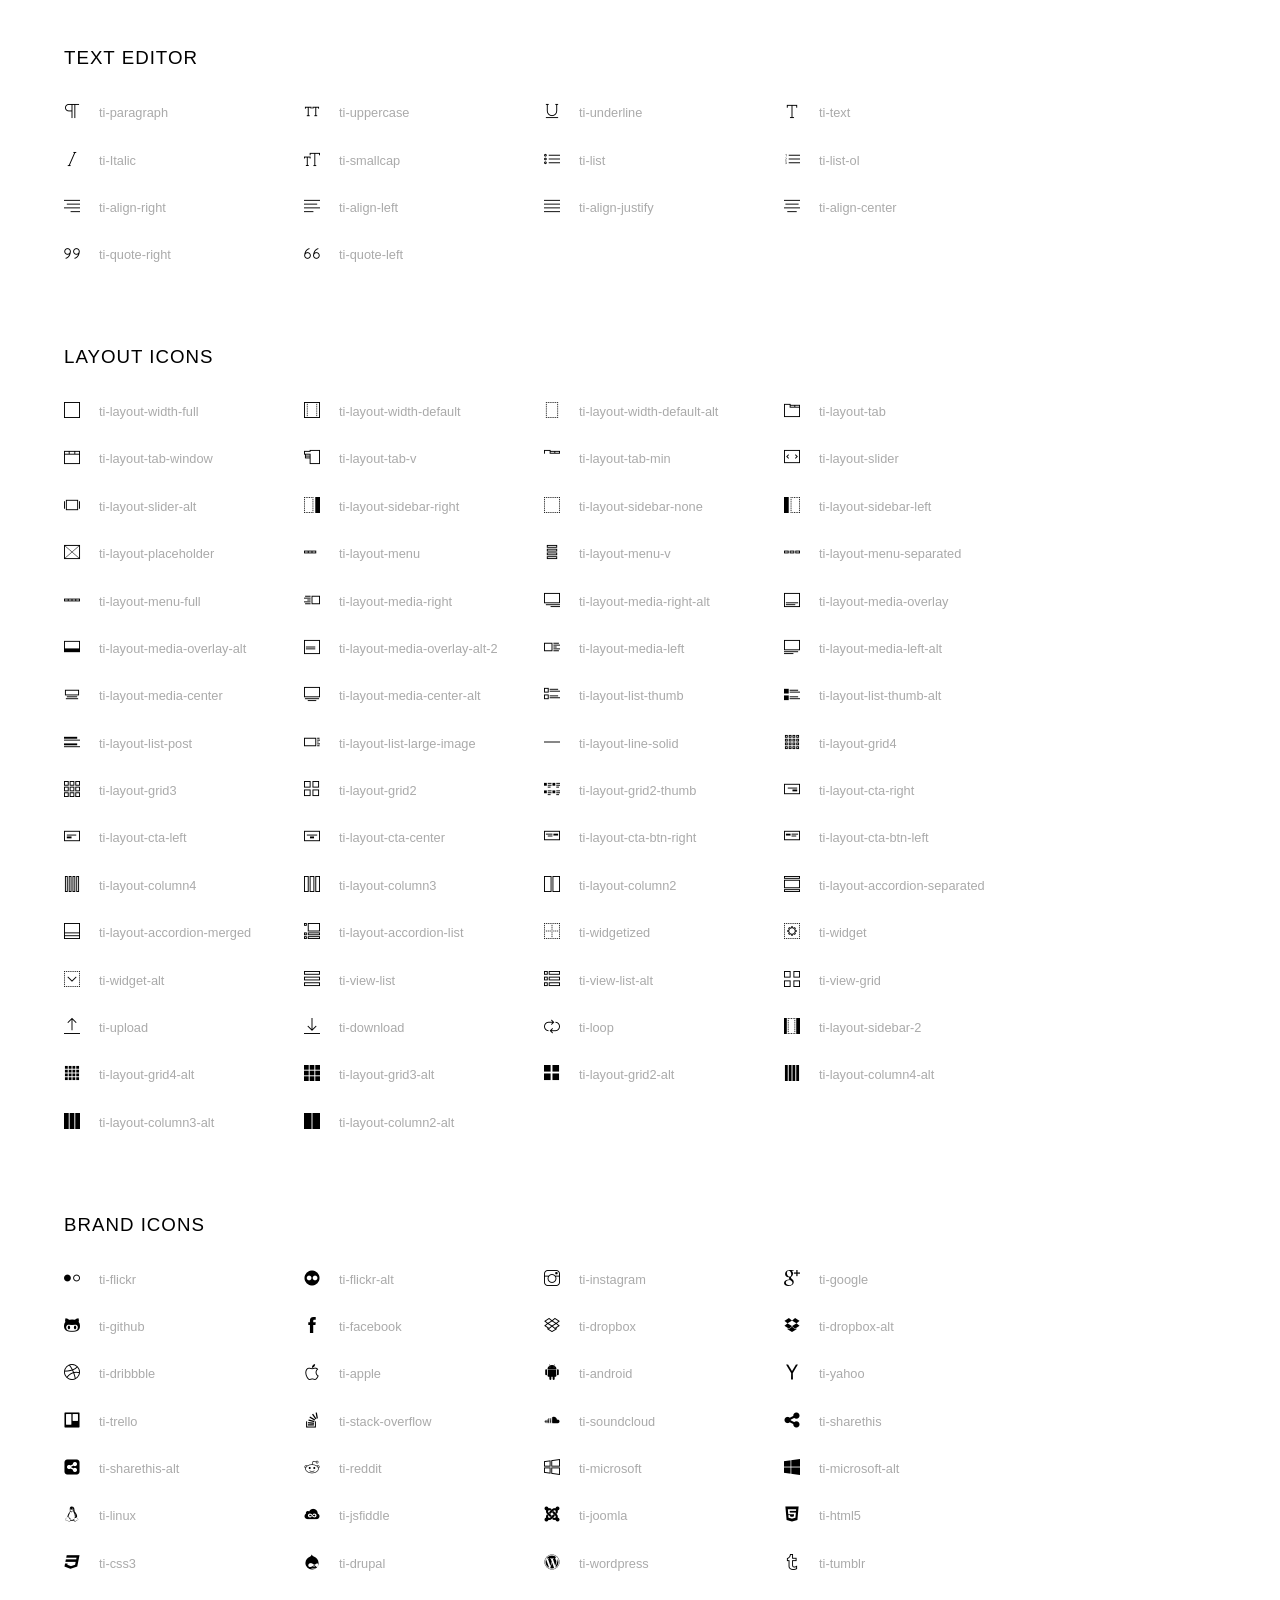
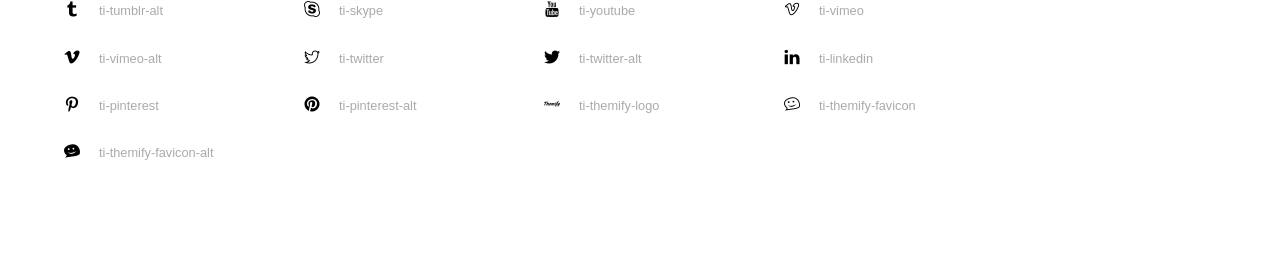
<file: fonts/themify-icons/index.html>
<!doctype html>
<html>
<head>
	<meta charset="utf-8">
	<title>Themify Icon Font</title>
	<meta name="viewport" content="width=device-width">
	<link rel="stylesheet" href="demo-files/demo.css">
	<link rel="stylesheet" href="themify-icons.css">
	<!--[if lt IE 8]><!-->
	<link rel="stylesheet" href="ie7/ie7.css">
	<!--<![endif]-->
</head>
<body>
	<h1>Themify Icons</h1>

	<div class="icon-section">

		<div class="icon-section">
			<h3>Arrows &amp; Direction Icons </h3>

			<div class="icon-container">
				<span class="ti-arrow-up"></span><span class="icon-name"> ti-arrow-up</span>
			</div>
			<div class="icon-container">
				<span class="ti-arrow-right"></span><span class="icon-name"> ti-arrow-right</span>
			</div>
			<div class="icon-container">
				<span class="ti-arrow-left"></span><span class="icon-name"> ti-arrow-left</span>
			</div>
			<div class="icon-container">
				<span class="ti-arrow-down"></span><span class="icon-name"> ti-arrow-down</span>
			</div>
			<div class="icon-container">
				<span class="ti-arrows-vertical"></span><span class="icon-name"> ti-arrows-vertical</span>
			</div>
			<div class="icon-container">
				<span class="ti-arrows-horizontal"></span><span class="icon-name"> ti-arrows-horizontal</span>
			</div>
			<div class="icon-container">
				<span class="ti-angle-up"></span><span class="icon-name"> ti-angle-up</span>
			</div>
			<div class="icon-container">
				<span class="ti-angle-right"></span><span class="icon-name"> ti-angle-right</span>
			</div>
			<div class="icon-container">
				<span class="ti-angle-left"></span><span class="icon-name"> ti-angle-left</span>
			</div>
			<div class="icon-container">
				<span class="ti-angle-down"></span><span class="icon-name"> ti-angle-down</span>
			</div>	
			<div class="icon-container">
				<span class="ti-angle-double-up"></span><span class="icon-name"> ti-angle-double-up</span>
			</div>
			<div class="icon-container">
				<span class="ti-angle-double-right"></span><span class="icon-name"> ti-angle-double-right</span>
			</div>
			<div class="icon-container">
				<span class="ti-angle-double-left"></span><span class="icon-name"> ti-angle-double-left</span>
			</div>
			<div class="icon-container">
				<span class="ti-angle-double-down"></span><span class="icon-name"> ti-angle-double-down</span>
			</div>					
			<div class="icon-container">
				<span class="ti-move"></span><span class="icon-name"> ti-move</span>
			</div>
			<div class="icon-container">
				<span class="ti-fullscreen"></span><span class="icon-name"> ti-fullscreen</span>
			</div>
			<div class="icon-container">
				<span class="ti-arrow-top-right"></span><span class="icon-name"> ti-arrow-top-right</span>
			</div>
			<div class="icon-container">
				<span class="ti-arrow-top-left"></span><span class="icon-name"> ti-arrow-top-left</span>
			</div>
			<div class="icon-container">
				<span class="ti-arrow-circle-up"></span><span class="icon-name"> ti-arrow-circle-up</span>
			</div>
			<div class="icon-container">
				<span class="ti-arrow-circle-right"></span><span class="icon-name"> ti-arrow-circle-right</span>
			</div>
			<div class="icon-container">
				<span class="ti-arrow-circle-left"></span><span class="icon-name"> ti-arrow-circle-left</span>
			</div>
			<div class="icon-container">
				<span class="ti-arrow-circle-down"></span><span class="icon-name"> ti-arrow-circle-down</span>
			</div>
			<div class="icon-container">
				<span class="ti-arrows-corner"></span><span class="icon-name"> ti-arrows-corner</span>
			</div>
			<div class="icon-container">
				<span class="ti-split-v"></span><span class="icon-name"> ti-split-v</span>
			</div>

			<div class="icon-container">
				<span class="ti-split-v-alt"></span><span class="icon-name"> ti-split-v-alt</span>
			</div>
			<div class="icon-container">
				<span class="ti-split-h"></span><span class="icon-name"> ti-split-h</span>
			</div>
			<div class="icon-container">
				<span class="ti-hand-point-up"></span><span class="icon-name"> ti-hand-point-up</span>
			</div>
			<div class="icon-container">
				<span class="ti-hand-point-right"></span><span class="icon-name"> ti-hand-point-right</span>
			</div>
			<div class="icon-container">
				<span class="ti-hand-point-left"></span><span class="icon-name"> ti-hand-point-left</span>
			</div>
			<div class="icon-container">
				<span class="ti-hand-point-down"></span><span class="icon-name"> ti-hand-point-down</span>
			</div>
			<div class="icon-container">
				<span class="ti-back-right"></span><span class="icon-name"> ti-back-right</span>
			</div>
			<div class="icon-container">
				<span class="ti-back-left"></span><span class="icon-name"> ti-back-left</span>
			</div>
			<div class="icon-container">
				<span class="ti-exchange-vertical"></span><span class="icon-name"> ti-exchange-vertical</span>
			</div>

		</div> <!-- Arrows Icons -->



		<h3>Web App Icons</h3>
		
		<div class="icon-section">

			<div class="icon-container">
				<span class="ti-wand"></span><span class="icon-name"> ti-wand</span>
			</div>
			<div class="icon-container">
				<span class="ti-save"></span><span class="icon-name"> ti-save</span>
			</div>
			<div class="icon-container">
				<span class="ti-save-alt"></span><span class="icon-name"> ti-save-alt</span>
			</div>

			<div class="icon-container">
				<span class="ti-direction"></span><span class="icon-name"> ti-direction</span>
			</div>
			<div class="icon-container">
				<span class="ti-direction-alt"></span><span class="icon-name"> ti-direction-alt</span>
			</div>
			<div class="icon-container">
				<span class="ti-user"></span><span class="icon-name"> ti-user</span>
			</div>
			<div class="icon-container">
				<span class="ti-link"></span><span class="icon-name"> ti-link</span>
			</div>
			<div class="icon-container">
				<span class="ti-unlink"></span><span class="icon-name"> ti-unlink</span>
			</div>
			<div class="icon-container">
				<span class="ti-trash"></span><span class="icon-name"> ti-trash</span>
			</div>
			<div class="icon-container">
				<span class="ti-target"></span><span class="icon-name"> ti-target</span>
			</div>
			<div class="icon-container">
				<span class="ti-tag"></span><span class="icon-name"> ti-tag</span>
			</div>
			<div class="icon-container">
				<span class="ti-desktop"></span><span class="icon-name"> ti-desktop</span>
			</div>
			<div class="icon-container">
				<span class="ti-tablet"></span><span class="icon-name"> ti-tablet</span>
			</div>
			<div class="icon-container">
				<span class="ti-mobile"></span><span class="icon-name"> ti-mobile</span>
			</div>
			<div class="icon-container">
				<span class="ti-email"></span><span class="icon-name"> ti-email</span>
			</div>	
			<div class="icon-container">
				<span class="ti-star"></span><span class="icon-name"> ti-star</span>
			</div>
			<div class="icon-container">
				<span class="ti-spray"></span><span class="icon-name"> ti-spray</span>
			</div>
			<div class="icon-container">
				<span class="ti-signal"></span><span class="icon-name"> ti-signal</span>
			</div>
			<div class="icon-container">
				<span class="ti-shopping-cart"></span><span class="icon-name"> ti-shopping-cart</span>
			</div>
			<div class="icon-container">
				<span class="ti-shopping-cart-full"></span><span class="icon-name"> ti-shopping-cart-full</span>
			</div>
			<div class="icon-container">
				<span class="ti-settings"></span><span class="icon-name"> ti-settings</span>
			</div>
			<div class="icon-container">
				<span class="ti-search"></span><span class="icon-name"> ti-search</span>
			</div>
			<div class="icon-container">
				<span class="ti-zoom-in"></span><span class="icon-name"> ti-zoom-in</span>
			</div>
			<div class="icon-container">
				<span class="ti-zoom-out"></span><span class="icon-name"> ti-zoom-out</span>
			</div>
			<div class="icon-container">
				<span class="ti-cut"></span><span class="icon-name"> ti-cut</span>
			</div>
			<div class="icon-container">
				<span class="ti-ruler"></span><span class="icon-name"> ti-ruler</span>
			</div>
			<div class="icon-container">
				<span class="ti-ruler-alt-2"></span><span class="icon-name"> ti-ruler-alt-2</span>
			</div>			
			<div class="icon-container">
				<span class="ti-ruler-pencil"></span><span class="icon-name"> ti-ruler-pencil</span>
			</div>
			<div class="icon-container">
				<span class="ti-ruler-alt"></span><span class="icon-name"> ti-ruler-alt</span>
			</div>
			<div class="icon-container">
				<span class="ti-bookmark"></span><span class="icon-name"> ti-bookmark</span>
			</div>
			<div class="icon-container">
				<span class="ti-bookmark-alt"></span><span class="icon-name"> ti-bookmark-alt</span>
			</div>
			<div class="icon-container">
				<span class="ti-reload"></span><span class="icon-name"> ti-reload</span>
			</div>
			<div class="icon-container">
				<span class="ti-plus"></span><span class="icon-name"> ti-plus</span>
			</div>
			<div class="icon-container">
				<span class="ti-minus"></span><span class="icon-name"> ti-minus</span>
			</div>
			<div class="icon-container">
				<span class="ti-close"></span><span class="icon-name"> ti-close</span>
			</div>			
			<div class="icon-container">
				<span class="ti-pin"></span><span class="icon-name"> ti-pin</span>
			</div>
			<div class="icon-container">
				<span class="ti-pencil"></span><span class="icon-name"> ti-pencil</span>
			</div>
					
		  	<div class="icon-container">
				<span class="ti-pencil-alt"></span><span class="icon-name"> ti-pencil-alt</span>
			</div>
			<div class="icon-container">
				<span class="ti-paint-roller"></span><span class="icon-name"> ti-paint-roller</span>
			</div>
			<div class="icon-container">
				<span class="ti-paint-bucket"></span><span class="icon-name"> ti-paint-bucket</span>
			</div>
			<div class="icon-container">
				<span class="ti-na"></span><span class="icon-name"> ti-na</span>
			</div>
			<div class="icon-container">
				<span class="ti-medall"></span><span class="icon-name"> ti-medall</span>
			</div>
			<div class="icon-container">
				<span class="ti-medall-alt"></span><span class="icon-name"> ti-medall-alt</span>
			</div>
			<div class="icon-container">
				<span class="ti-marker"></span><span class="icon-name"> ti-marker</span>
			</div>
			<div class="icon-container">
				<span class="ti-marker-alt"></span><span class="icon-name"> ti-marker-alt</span>
			</div>

			<div class="icon-container">
				<span class="ti-lock"></span><span class="icon-name"> ti-lock</span>
			</div>
			<div class="icon-container">
				<span class="ti-unlock"></span><span class="icon-name"> ti-unlock</span>
			</div>
			<div class="icon-container">
				<span class="ti-location-arrow"></span><span class="icon-name"> ti-location-arrow</span>
			</div>
			<div class="icon-container">
				<span class="ti-layout"></span><span class="icon-name"> ti-layout</span>
			</div>
			<div class="icon-container">
				<span class="ti-layers"></span><span class="icon-name"> ti-layers</span>
			</div>
			<div class="icon-container">
				<span class="ti-layers-alt"></span><span class="icon-name"> ti-layers-alt</span>
			</div>
			<div class="icon-container">
				<span class="ti-key"></span><span class="icon-name"> ti-key</span>
			</div>
			<div class="icon-container">
				<span class="ti-image"></span><span class="icon-name"> ti-image</span>
			</div>
			<div class="icon-container">
				<span class="ti-heart"></span><span class="icon-name"> ti-heart</span>
			</div>
			<div class="icon-container">
				<span class="ti-heart-broken"></span><span class="icon-name"> ti-heart-broken</span>
			</div>
			<div class="icon-container">
				<span class="ti-hand-stop"></span><span class="icon-name"> ti-hand-stop</span>
			</div>
			<div class="icon-container">
				<span class="ti-hand-open"></span><span class="icon-name"> ti-hand-open</span>
			</div>
			<div class="icon-container">
				<span class="ti-hand-drag"></span><span class="icon-name"> ti-hand-drag</span>
			</div>
			<div class="icon-container">
				<span class="ti-flag"></span><span class="icon-name"> ti-flag</span>
			</div>
			<div class="icon-container">
				<span class="ti-flag-alt"></span><span class="icon-name"> ti-flag-alt</span>
			</div>
			<div class="icon-container">
				<span class="ti-flag-alt-2"></span><span class="icon-name"> ti-flag-alt-2</span>
			</div>
			<div class="icon-container">
				<span class="ti-eye"></span><span class="icon-name"> ti-eye</span>
			</div>
			<div class="icon-container">
				<span class="ti-import"></span><span class="icon-name"> ti-import</span>
			</div>			
			<div class="icon-container">
				<span class="ti-export"></span><span class="icon-name"> ti-export</span>
			</div>
			<div class="icon-container">
				<span class="ti-cup"></span><span class="icon-name"> ti-cup</span>
			</div>
			<div class="icon-container">
				<span class="ti-crown"></span><span class="icon-name"> ti-crown</span>
			</div>
			<div class="icon-container">
				<span class="ti-comments"></span><span class="icon-name"> ti-comments</span>
			</div>
			<div class="icon-container">
				<span class="ti-comment"></span><span class="icon-name"> ti-comment</span>
			</div>
			<div class="icon-container">
				<span class="ti-comment-alt"></span><span class="icon-name"> ti-comment-alt</span>
			</div>
			<div class="icon-container">
				<span class="ti-thought"></span><span class="icon-name"> ti-thought</span>
			</div>			
			<div class="icon-container">
				<span class="ti-clip"></span><span class="icon-name"> ti-clip</span>
			</div>

			<div class="icon-container">
				<span class="ti-check"></span><span class="icon-name"> ti-check</span>
			</div>
			<div class="icon-container">
				<span class="ti-check-box"></span><span class="icon-name"> ti-check-box</span>
			</div>
			<div class="icon-container">
				<span class="ti-camera"></span><span class="icon-name"> ti-camera</span>
			</div>
			<div class="icon-container">
				<span class="ti-announcement"></span><span class="icon-name"> ti-announcement</span>
			</div>
			<div class="icon-container">
				<span class="ti-brush"></span><span class="icon-name"> ti-brush</span>
			</div>
			<div class="icon-container">
				<span class="ti-brush-alt"></span><span class="icon-name"> ti-brush-alt</span>
			</div>
			<div class="icon-container">
				<span class="ti-palette"></span><span class="icon-name"> ti-palette</span>
			</div>			
			<div class="icon-container">
				<span class="ti-briefcase"></span><span class="icon-name"> ti-briefcase</span>
			</div>
			<div class="icon-container">
				<span class="ti-bolt"></span><span class="icon-name"> ti-bolt</span>
			</div>
			<div class="icon-container">
				<span class="ti-bolt-alt"></span><span class="icon-name"> ti-bolt-alt</span>
			</div>
			<div class="icon-container">
				<span class="ti-blackboard"></span><span class="icon-name"> ti-blackboard</span>
			</div>
			<div class="icon-container">
				<span class="ti-bag"></span><span class="icon-name"> ti-bag</span>
			</div>
			<div class="icon-container">
				<span class="ti-world"></span><span class="icon-name"> ti-world</span>
			</div>
			<div class="icon-container">
				<span class="ti-wheelchair"></span><span class="icon-name"> ti-wheelchair</span>
			</div>
			<div class="icon-container">
				<span class="ti-car"></span><span class="icon-name"> ti-car</span>
			</div>
			<div class="icon-container">
				<span class="ti-truck"></span><span class="icon-name"> ti-truck</span>
			</div>
			<div class="icon-container">
				<span class="ti-timer"></span><span class="icon-name"> ti-timer</span>
			</div>
			<div class="icon-container">
				<span class="ti-ticket"></span><span class="icon-name"> ti-ticket</span>
			</div>
			<div class="icon-container">
				<span class="ti-thumb-up"></span><span class="icon-name"> ti-thumb-up</span>
			</div>
			<div class="icon-container">
				<span class="ti-thumb-down"></span><span class="icon-name"> ti-thumb-down</span>
			</div>

			<div class="icon-container">
				<span class="ti-stats-up"></span><span class="icon-name"> ti-stats-up</span>
			</div>
			<div class="icon-container">
				<span class="ti-stats-down"></span><span class="icon-name"> ti-stats-down</span>
			</div>
			<div class="icon-container">
				<span class="ti-shine"></span><span class="icon-name"> ti-shine</span>
			</div>
			<div class="icon-container">
				<span class="ti-shift-right"></span><span class="icon-name"> ti-shift-right</span>
			</div>
			<div class="icon-container">
				<span class="ti-shift-left"></span><span class="icon-name"> ti-shift-left</span>
			</div>

			<div class="icon-container">
				<span class="ti-shift-right-alt"></span><span class="icon-name"> ti-shift-right-alt</span>
			</div>
			<div class="icon-container">
				<span class="ti-shift-left-alt"></span><span class="icon-name"> ti-shift-left-alt</span>
			</div>
			<div class="icon-container">
				<span class="ti-shield"></span><span class="icon-name"> ti-shield</span>
			</div>
			<div class="icon-container">
				<span class="ti-notepad"></span><span class="icon-name"> ti-notepad</span>
			</div>
			<div class="icon-container">
				<span class="ti-server"></span><span class="icon-name"> ti-server</span>
			</div>

			<div class="icon-container">
				<span class="ti-pulse"></span><span class="icon-name"> ti-pulse</span>
			</div>
			<div class="icon-container">
				<span class="ti-printer"></span><span class="icon-name"> ti-printer</span>
			</div>
			<div class="icon-container">
				<span class="ti-power-off"></span><span class="icon-name"> ti-power-off</span>
			</div>
			<div class="icon-container">
				<span class="ti-plug"></span><span class="icon-name"> ti-plug</span>
			</div>
			<div class="icon-container">
				<span class="ti-pie-chart"></span><span class="icon-name"> ti-pie-chart</span>
			</div>

			<div class="icon-container">
				<span class="ti-panel"></span><span class="icon-name"> ti-panel</span>
			</div>
			<div class="icon-container">
				<span class="ti-package"></span><span class="icon-name"> ti-package</span>
			</div>
			<div class="icon-container">
				<span class="ti-music"></span><span class="icon-name"> ti-music</span>
			</div>
			<div class="icon-container">
				<span class="ti-music-alt"></span><span class="icon-name"> ti-music-alt</span>
			</div>
			<div class="icon-container">
				<span class="ti-mouse"></span><span class="icon-name"> ti-mouse</span>
			</div>
			<div class="icon-container">
				<span class="ti-mouse-alt"></span><span class="icon-name"> ti-mouse-alt</span>
			</div>
			<div class="icon-container">
				<span class="ti-money"></span><span class="icon-name"> ti-money</span>
			</div>
			<div class="icon-container">
				<span class="ti-microphone"></span><span class="icon-name"> ti-microphone</span>
			</div>
			<div class="icon-container">
				<span class="ti-menu"></span><span class="icon-name"> ti-menu</span>
			</div>
			<div class="icon-container">
				<span class="ti-menu-alt"></span><span class="icon-name"> ti-menu-alt</span>
			</div>
			<div class="icon-container">
				<span class="ti-map"></span><span class="icon-name"> ti-map</span>
			</div>
			<div class="icon-container">
				<span class="ti-map-alt"></span><span class="icon-name"> ti-map-alt</span>
			</div>

			<div class="icon-container">
				<span class="ti-location-pin"></span><span class="icon-name"> ti-location-pin</span>
			</div>

			<div class="icon-container">
				<span class="ti-light-bulb"></span><span class="icon-name"> ti-light-bulb</span>
			</div>
			<div class="icon-container">
				<span class="ti-info"></span><span class="icon-name"> ti-info</span>
			</div>
			<div class="icon-container">
				<span class="ti-infinite"></span><span class="icon-name"> ti-infinite</span>
			</div>
			<div class="icon-container">
				<span class="ti-id-badge"></span><span class="icon-name"> ti-id-badge</span>
			</div>
			<div class="icon-container">
				<span class="ti-hummer"></span><span class="icon-name"> ti-hummer</span>
			</div>
			<div class="icon-container">
				<span class="ti-home"></span><span class="icon-name"> ti-home</span>
			</div>
			<div class="icon-container">
				<span class="ti-help"></span><span class="icon-name"> ti-help</span>
			</div>
			<div class="icon-container">
				<span class="ti-headphone"></span><span class="icon-name"> ti-headphone</span>
			</div>
			<div class="icon-container">
				<span class="ti-harddrives"></span><span class="icon-name"> ti-harddrives</span>
			</div>
			<div class="icon-container">
				<span class="ti-harddrive"></span><span class="icon-name"> ti-harddrive</span>
			</div>
			<div class="icon-container">
				<span class="ti-gift"></span><span class="icon-name"> ti-gift</span>
			</div>
			<div class="icon-container">
				<span class="ti-game"></span><span class="icon-name"> ti-game</span>
			</div>
			<div class="icon-container">
				<span class="ti-filter"></span><span class="icon-name"> ti-filter</span>
			</div>
			<div class="icon-container">
				<span class="ti-files"></span><span class="icon-name"> ti-files</span>
			</div>
			<div class="icon-container">
				<span class="ti-file"></span><span class="icon-name"> ti-file</span>
			</div>
			<div class="icon-container">
				<span class="ti-zip"></span><span class="icon-name"> ti-zip</span>
			</div>
			<div class="icon-container">
				<span class="ti-folder"></span><span class="icon-name"> ti-folder</span>
			</div>			
			<div class="icon-container">
				<span class="ti-envelope"></span><span class="icon-name"> ti-envelope</span>
			</div>


			<div class="icon-container">
				<span class="ti-dashboard"></span><span class="icon-name"> ti-dashboard</span>
			</div>
			<div class="icon-container">
				<span class="ti-cloud"></span><span class="icon-name"> ti-cloud</span>
			</div>
			<div class="icon-container">
				<span class="ti-cloud-up"></span><span class="icon-name"> ti-cloud-up</span>
			</div>
			<div class="icon-container">
				<span class="ti-cloud-down"></span><span class="icon-name"> ti-cloud-down</span>
			</div>
			<div class="icon-container">
				<span class="ti-clipboard"></span><span class="icon-name"> ti-clipboard</span>
			</div>
			<div class="icon-container">
				<span class="ti-calendar"></span><span class="icon-name"> ti-calendar</span>
			</div>
			<div class="icon-container">
				<span class="ti-book"></span><span class="icon-name"> ti-book</span>
			</div>
			<div class="icon-container">
				<span class="ti-bell"></span><span class="icon-name"> ti-bell</span>
			</div>
			<div class="icon-container">
				<span class="ti-basketball"></span><span class="icon-name"> ti-basketball</span>
			</div>
			<div class="icon-container">
				<span class="ti-bar-chart"></span><span class="icon-name"> ti-bar-chart</span>
			</div>
			<div class="icon-container">
				<span class="ti-bar-chart-alt"></span><span class="icon-name"> ti-bar-chart-alt</span>
			</div>


			<div class="icon-container">
				<span class="ti-archive"></span><span class="icon-name"> ti-archive</span>
			</div>
			<div class="icon-container">
				<span class="ti-anchor"></span><span class="icon-name"> ti-anchor</span>
			</div>

			<div class="icon-container">
				<span class="ti-alert"></span><span class="icon-name"> ti-alert</span>
			</div>
			<div class="icon-container">
				<span class="ti-alarm-clock"></span><span class="icon-name"> ti-alarm-clock</span>
			</div>
			<div class="icon-container">
				<span class="ti-agenda"></span><span class="icon-name"> ti-agenda</span>
			</div>
			<div class="icon-container">
				<span class="ti-write"></span><span class="icon-name"> ti-write</span>
			</div>

			<div class="icon-container">
				<span class="ti-wallet"></span><span class="icon-name"> ti-wallet</span>
			</div>
			<div class="icon-container">
				<span class="ti-video-clapper"></span><span class="icon-name"> ti-video-clapper</span>
			</div>
			<div class="icon-container">
				<span class="ti-video-camera"></span><span class="icon-name"> ti-video-camera</span>
			</div>
			<div class="icon-container">
				<span class="ti-vector"></span><span class="icon-name"> ti-vector</span>
			</div>

			<div class="icon-container">
				<span class="ti-support"></span><span class="icon-name"> ti-support</span>
			</div>
			<div class="icon-container">
				<span class="ti-stamp"></span><span class="icon-name"> ti-stamp</span>
			</div>
			<div class="icon-container">
				<span class="ti-slice"></span><span class="icon-name"> ti-slice</span>
			</div>
			<div class="icon-container">
				<span class="ti-shortcode"></span><span class="icon-name"> ti-shortcode</span>
			</div>
			<div class="icon-container">
				<span class="ti-receipt"></span><span class="icon-name"> ti-receipt</span>
			</div>
			<div class="icon-container">
				<span class="ti-pin2"></span><span class="icon-name"> ti-pin2</span>
			</div>
			<div class="icon-container">
				<span class="ti-pin-alt"></span><span class="icon-name"> ti-pin-alt</span>
			</div>
			<div class="icon-container">
				<span class="ti-pencil-alt2"></span><span class="icon-name"> ti-pencil-alt2</span>
			</div>
			<div class="icon-container">
				<span class="ti-eraser"></span><span class="icon-name"> ti-eraser</span>
			</div>			
			<div class="icon-container">
				<span class="ti-more"></span><span class="icon-name"> ti-more</span>
			</div>
			<div class="icon-container">
				<span class="ti-more-alt"></span><span class="icon-name"> ti-more-alt</span>
			</div>
			<div class="icon-container">
				<span class="ti-microphone-alt"></span><span class="icon-name"> ti-microphone-alt</span>
			</div>
			<div class="icon-container">
				<span class="ti-magnet"></span><span class="icon-name"> ti-magnet</span>
			</div>
			<div class="icon-container">
				<span class="ti-line-double"></span><span class="icon-name"> ti-line-double</span>
			</div>
			<div class="icon-container">
				<span class="ti-line-dotted"></span><span class="icon-name"> ti-line-dotted</span>
			</div>
			<div class="icon-container">
				<span class="ti-line-dashed"></span><span class="icon-name"> ti-line-dashed</span>
			</div>

			<div class="icon-container">
				<span class="ti-ink-pen"></span><span class="icon-name"> ti-ink-pen</span>
			</div>
			<div class="icon-container">
				<span class="ti-info-alt"></span><span class="icon-name"> ti-info-alt</span>
			</div>
			<div class="icon-container">
				<span class="ti-help-alt"></span><span class="icon-name"> ti-help-alt</span>
			</div>
			<div class="icon-container">
				<span class="ti-headphone-alt"></span><span class="icon-name"> ti-headphone-alt</span>
			</div>

			<div class="icon-container">
				<span class="ti-gallery"></span><span class="icon-name"> ti-gallery</span>
			</div>
			<div class="icon-container">
				<span class="ti-face-smile"></span><span class="icon-name"> ti-face-smile</span>
			</div>
			<div class="icon-container">
				<span class="ti-face-sad"></span><span class="icon-name"> ti-face-sad</span>
			</div>
			<div class="icon-container">
				<span class="ti-credit-card"></span><span class="icon-name"> ti-credit-card</span>
			</div>
			<div class="icon-container">
				<span class="ti-comments-smiley"></span><span class="icon-name"> ti-comments-smiley</span>
			</div>
			<div class="icon-container">
				<span class="ti-time"></span><span class="icon-name"> ti-time</span>
			</div>
			<div class="icon-container">
				<span class="ti-share"></span><span class="icon-name"> ti-share</span>
			</div>
			<div class="icon-container">
				<span class="ti-share-alt"></span><span class="icon-name"> ti-share-alt</span>
			</div>
			<div class="icon-container">
				<span class="ti-rocket"></span><span class="icon-name"> ti-rocket</span>
			</div>

			<div class="icon-container">
				<span class="ti-new-window"></span><span class="icon-name"> ti-new-window</span>
			</div>

			<div class="icon-container">
				<span class="ti-rss"></span><span class="icon-name"> ti-rss</span>
			</div>

			<div class="icon-container">
				<span class="ti-rss-alt"></span><span class="icon-name"> ti-rss-alt</span>
			</div>
			
		</div><!-- Web App Icons -->


		<div class="icon-section">
			<h3>Control Icons</h3>
			<div class="icon-container">
				<span class="ti-control-stop"></span><span class="icon-name"> ti-control-stop</span>
			</div>
			<div class="icon-container">
				<span class="ti-control-shuffle"></span><span class="icon-name"> ti-control-shuffle</span>
			</div>
			<div class="icon-container">
				<span class="ti-control-play"></span><span class="icon-name"> ti-control-play</span>
			</div>
			<div class="icon-container">
				<span class="ti-control-pause"></span><span class="icon-name"> ti-control-pause</span>
			</div>
			<div class="icon-container">
				<span class="ti-control-forward"></span><span class="icon-name"> ti-control-forward</span>
			</div>
			<div class="icon-container">
				<span class="ti-control-backward"></span><span class="icon-name"> ti-control-backward</span>
			</div>	
			<div class="icon-container">
				<span class="ti-volume"></span><span class="icon-name"> ti-volume</span>
			</div>
			<div class="icon-container">
				<span class="ti-control-skip-forward"></span><span class="icon-name"> ti-control-skip-forward</span>
			</div>
			<div class="icon-container">
				<span class="ti-control-skip-backward"></span><span class="icon-name"> ti-control-skip-backward</span>
			</div>
			<div class="icon-container">
				<span class="ti-control-record"></span><span class="icon-name"> ti-control-record</span>
			</div>
			<div class="icon-container">
				<span class="ti-control-eject"></span><span class="icon-name"> ti-control-eject</span>
			</div>			
		</div> <!-- Control Icons -->


		<div class="icon-section">
			<h3>Text Editor</h3>

			<div class="icon-container">
				<span class="ti-paragraph"></span><span class="icon-name"> ti-paragraph</span>
			</div>
			<div class="icon-container">
				<span class="ti-uppercase"></span><span class="icon-name"> ti-uppercase</span>
			</div>

			<div class="icon-container">
				<span class="ti-underline"></span><span class="icon-name"> ti-underline</span>
			</div>
			<div class="icon-container">
				<span class="ti-text"></span><span class="icon-name"> ti-text</span>
			</div>
			<div class="icon-container">
				<span class="ti-Italic"></span><span class="icon-name"> ti-Italic</span>
			</div>
			<div class="icon-container">
				<span class="ti-smallcap"></span><span class="icon-name"> ti-smallcap</span>
			</div>
			<div class="icon-container">
				<span class="ti-list"></span><span class="icon-name"> ti-list</span>
			</div>
			<div class="icon-container">
				<span class="ti-list-ol"></span><span class="icon-name"> ti-list-ol</span>
			</div>
			<div class="icon-container">
				<span class="ti-align-right"></span><span class="icon-name"> ti-align-right</span>
			</div>
			<div class="icon-container">
				<span class="ti-align-left"></span><span class="icon-name"> ti-align-left</span>
			</div>
			<div class="icon-container">
				<span class="ti-align-justify"></span><span class="icon-name"> ti-align-justify</span>
			</div>
			<div class="icon-container">
				<span class="ti-align-center"></span><span class="icon-name"> ti-align-center</span>
			</div>
			<div class="icon-container">
				<span class="ti-quote-right"></span><span class="icon-name"> ti-quote-right</span>
			</div>
			<div class="icon-container">
				<span class="ti-quote-left"></span><span class="icon-name"> ti-quote-left</span>
			</div>

		</div> <!-- Text Editor -->



		<div class="icon-section">
			<h3>Layout Icons</h3>
			<div class="icon-container">
				<span class="ti-layout-width-full"></span><span class="icon-name"> ti-layout-width-full</span>
			</div>
			<div class="icon-container">
				<span class="ti-layout-width-default"></span><span class="icon-name"> ti-layout-width-default</span>
			</div>
			<div class="icon-container">
				<span class="ti-layout-width-default-alt"></span><span class="icon-name"> ti-layout-width-default-alt</span>
			</div>
			<div class="icon-container">
				<span class="ti-layout-tab"></span><span class="icon-name"> ti-layout-tab</span>
			</div>
			<div class="icon-container">
				<span class="ti-layout-tab-window"></span><span class="icon-name"> ti-layout-tab-window</span>
			</div>
			<div class="icon-container">
				<span class="ti-layout-tab-v"></span><span class="icon-name"> ti-layout-tab-v</span>
			</div>
			<div class="icon-container">
				<span class="ti-layout-tab-min"></span><span class="icon-name"> ti-layout-tab-min</span>
			</div>
			<div class="icon-container">
				<span class="ti-layout-slider"></span><span class="icon-name"> ti-layout-slider</span>
			</div>
			<div class="icon-container">
				<span class="ti-layout-slider-alt"></span><span class="icon-name"> ti-layout-slider-alt</span>
			</div>
			<div class="icon-container">
				<span class="ti-layout-sidebar-right"></span><span class="icon-name"> ti-layout-sidebar-right</span>
			</div>
			<div class="icon-container">
				<span class="ti-layout-sidebar-none"></span><span class="icon-name"> ti-layout-sidebar-none</span>
			</div>
			<div class="icon-container">
				<span class="ti-layout-sidebar-left"></span><span class="icon-name"> ti-layout-sidebar-left</span>
			</div>
			<div class="icon-container">
				<span class="ti-layout-placeholder"></span><span class="icon-name"> ti-layout-placeholder</span>
			</div>
			<div class="icon-container">
				<span class="ti-layout-menu"></span><span class="icon-name"> ti-layout-menu</span>
			</div>
			<div class="icon-container">
				<span class="ti-layout-menu-v"></span><span class="icon-name"> ti-layout-menu-v</span>
			</div>
			<div class="icon-container">
				<span class="ti-layout-menu-separated"></span><span class="icon-name"> ti-layout-menu-separated</span>
			</div>
			<div class="icon-container">
				<span class="ti-layout-menu-full"></span><span class="icon-name"> ti-layout-menu-full</span>
			</div>
			<div class="icon-container">
				<span class="ti-layout-media-right"></span><span class="icon-name"> ti-layout-media-right</span>
			</div>
			<div class="icon-container">
				<span class="ti-layout-media-right-alt"></span><span class="icon-name"> ti-layout-media-right-alt</span>
			</div>
			<div class="icon-container">
				<span class="ti-layout-media-overlay"></span><span class="icon-name"> ti-layout-media-overlay</span>
			</div>
			<div class="icon-container">
				<span class="ti-layout-media-overlay-alt"></span><span class="icon-name"> ti-layout-media-overlay-alt</span>
			</div>
			<div class="icon-container">
				<span class="ti-layout-media-overlay-alt-2"></span><span class="icon-name"> ti-layout-media-overlay-alt-2</span>
			</div>
			<div class="icon-container">
				<span class="ti-layout-media-left"></span><span class="icon-name"> ti-layout-media-left</span>
			</div>
			<div class="icon-container">
				<span class="ti-layout-media-left-alt"></span><span class="icon-name"> ti-layout-media-left-alt</span>
			</div>
			<div class="icon-container">
				<span class="ti-layout-media-center"></span><span class="icon-name"> ti-layout-media-center</span>
			</div>
			<div class="icon-container">
				<span class="ti-layout-media-center-alt"></span><span class="icon-name"> ti-layout-media-center-alt</span>
			</div>
			<div class="icon-container">
				<span class="ti-layout-list-thumb"></span><span class="icon-name"> ti-layout-list-thumb</span>
			</div>
			<div class="icon-container">
				<span class="ti-layout-list-thumb-alt"></span><span class="icon-name"> ti-layout-list-thumb-alt</span>
			</div>
			<div class="icon-container">
				<span class="ti-layout-list-post"></span><span class="icon-name"> ti-layout-list-post</span>
			</div>
			<div class="icon-container">
				<span class="ti-layout-list-large-image"></span><span class="icon-name"> ti-layout-list-large-image</span>
			</div>
			<div class="icon-container">
				<span class="ti-layout-line-solid"></span><span class="icon-name"> ti-layout-line-solid</span>
			</div>
			<div class="icon-container">
				<span class="ti-layout-grid4"></span><span class="icon-name"> ti-layout-grid4</span>
			</div>
			<div class="icon-container">
				<span class="ti-layout-grid3"></span><span class="icon-name"> ti-layout-grid3</span>
			</div>
			<div class="icon-container">
				<span class="ti-layout-grid2"></span><span class="icon-name"> ti-layout-grid2</span>
			</div>
			<div class="icon-container">
				<span class="ti-layout-grid2-thumb"></span><span class="icon-name"> ti-layout-grid2-thumb</span>
			</div>
			<div class="icon-container">
				<span class="ti-layout-cta-right"></span><span class="icon-name"> ti-layout-cta-right</span>
			</div>
			<div class="icon-container">
				<span class="ti-layout-cta-left"></span><span class="icon-name"> ti-layout-cta-left</span>
			</div>
			<div class="icon-container">
				<span class="ti-layout-cta-center"></span><span class="icon-name"> ti-layout-cta-center</span>
			</div>
			<div class="icon-container">
				<span class="ti-layout-cta-btn-right"></span><span class="icon-name"> ti-layout-cta-btn-right</span>
			</div>
			<div class="icon-container">
				<span class="ti-layout-cta-btn-left"></span><span class="icon-name"> ti-layout-cta-btn-left</span>
			</div>
			<div class="icon-container">
				<span class="ti-layout-column4"></span><span class="icon-name"> ti-layout-column4</span>
			</div>
			<div class="icon-container">
				<span class="ti-layout-column3"></span><span class="icon-name"> ti-layout-column3</span>
			</div>
			<div class="icon-container">
				<span class="ti-layout-column2"></span><span class="icon-name"> ti-layout-column2</span>
			</div>
			<div class="icon-container">
				<span class="ti-layout-accordion-separated"></span><span class="icon-name"> ti-layout-accordion-separated</span>
			</div>
			<div class="icon-container">
				<span class="ti-layout-accordion-merged"></span><span class="icon-name"> ti-layout-accordion-merged</span>
			</div>
			<div class="icon-container">
				<span class="ti-layout-accordion-list"></span><span class="icon-name"> ti-layout-accordion-list</span>
			</div>
			<div class="icon-container">
				<span class="ti-widgetized"></span><span class="icon-name"> ti-widgetized</span>
			</div>
			<div class="icon-container">
				<span class="ti-widget"></span><span class="icon-name"> ti-widget</span>
			</div>
			<div class="icon-container">
				<span class="ti-widget-alt"></span><span class="icon-name"> ti-widget-alt</span>
			</div>
			<div class="icon-container">
				<span class="ti-view-list"></span><span class="icon-name"> ti-view-list</span>
			</div>
			<div class="icon-container">
				<span class="ti-view-list-alt"></span><span class="icon-name"> ti-view-list-alt</span>
			</div>
			<div class="icon-container">
				<span class="ti-view-grid"></span><span class="icon-name"> ti-view-grid</span>
			</div>
			<div class="icon-container">
				<span class="ti-upload"></span><span class="icon-name"> ti-upload</span>
			</div>
			<div class="icon-container">
				<span class="ti-download"></span><span class="icon-name"> ti-download</span>
			</div>	
			<div class="icon-container">
				<span class="ti-loop"></span><span class="icon-name"> ti-loop</span>
			</div>
			<div class="icon-container">
				<span class="ti-layout-sidebar-2"></span><span class="icon-name"> ti-layout-sidebar-2</span>
			</div>
			<div class="icon-container">
				<span class="ti-layout-grid4-alt"></span><span class="icon-name"> ti-layout-grid4-alt</span>
			</div>
			<div class="icon-container">
				<span class="ti-layout-grid3-alt"></span><span class="icon-name"> ti-layout-grid3-alt</span>
			</div>
			<div class="icon-container">
				<span class="ti-layout-grid2-alt"></span><span class="icon-name"> ti-layout-grid2-alt</span>
			</div>
			<div class="icon-container">
				<span class="ti-layout-column4-alt"></span><span class="icon-name"> ti-layout-column4-alt</span>
			</div>
			<div class="icon-container">
				<span class="ti-layout-column3-alt"></span><span class="icon-name"> ti-layout-column3-alt</span>
			</div>
			<div class="icon-container">
				<span class="ti-layout-column2-alt"></span><span class="icon-name"> ti-layout-column2-alt</span>
			</div>		


		</div> <!-- Layout Icons -->


		<div class="icon-section">
			<h3>Brand Icons</h3>

			<div class="icon-container">
				<span class="ti-flickr"></span><span class="icon-name"> ti-flickr</span>
			</div>
			<div class="icon-container">
				<span class="ti-flickr-alt"></span><span class="icon-name"> ti-flickr-alt</span>
			</div>			
			<div class="icon-container">
				<span class="ti-instagram"></span><span class="icon-name"> ti-instagram</span>
			</div>
			<div class="icon-container">
				<span class="ti-google"></span><span class="icon-name"> ti-google</span>
			</div>
			<div class="icon-container">
				<span class="ti-github"></span><span class="icon-name"> ti-github</span>
			</div>

			<div class="icon-container">
				<span class="ti-facebook"></span><span class="icon-name"> ti-facebook</span>
			</div>
			<div class="icon-container">
				<span class="ti-dropbox"></span><span class="icon-name"> ti-dropbox</span>
			</div>
			<div class="icon-container">
				<span class="ti-dropbox-alt"></span><span class="icon-name"> ti-dropbox-alt</span>
			</div>
			<div class="icon-container">
				<span class="ti-dribbble"></span><span class="icon-name"> ti-dribbble</span>
			</div>
			<div class="icon-container">
				<span class="ti-apple"></span><span class="icon-name"> ti-apple</span>
			</div>
			<div class="icon-container">
				<span class="ti-android"></span><span class="icon-name"> ti-android</span>
			</div>
			<div class="icon-container">
				<span class="ti-yahoo"></span><span class="icon-name"> ti-yahoo</span>
			</div>
			<div class="icon-container">
				<span class="ti-trello"></span><span class="icon-name"> ti-trello</span>
			</div>
			<div class="icon-container">
				<span class="ti-stack-overflow"></span><span class="icon-name"> ti-stack-overflow</span>
			</div>
			<div class="icon-container">
				<span class="ti-soundcloud"></span><span class="icon-name"> ti-soundcloud</span>
			</div>
			<div class="icon-container">
				<span class="ti-sharethis"></span><span class="icon-name"> ti-sharethis</span>
			</div>
			<div class="icon-container">
				<span class="ti-sharethis-alt"></span><span class="icon-name"> ti-sharethis-alt</span>
			</div>
			<div class="icon-container">
				<span class="ti-reddit"></span><span class="icon-name"> ti-reddit</span>
			</div>

			<div class="icon-container">
				<span class="ti-microsoft"></span><span class="icon-name"> ti-microsoft</span>
			</div>
			<div class="icon-container">
				<span class="ti-microsoft-alt"></span><span class="icon-name"> ti-microsoft-alt</span>
			</div>
			<div class="icon-container">
				<span class="ti-linux"></span><span class="icon-name"> ti-linux</span>
			</div>
			<div class="icon-container">
				<span class="ti-jsfiddle"></span><span class="icon-name"> ti-jsfiddle</span>
			</div>
			<div class="icon-container">
				<span class="ti-joomla"></span><span class="icon-name"> ti-joomla</span>
			</div>
			<div class="icon-container">
				<span class="ti-html5"></span><span class="icon-name"> ti-html5</span>
			</div>
			<div class="icon-container">
				<span class="ti-css3"></span><span class="icon-name"> ti-css3</span>
			</div>	
			<div class="icon-container">
				<span class="ti-drupal"></span><span class="icon-name"> ti-drupal</span>
			</div>
			<div class="icon-container">
				<span class="ti-wordpress"></span><span class="icon-name"> ti-wordpress</span>
			</div>		
			<div class="icon-container">
				<span class="ti-tumblr"></span><span class="icon-name"> ti-tumblr</span>
			</div>
			<div class="icon-container">
				<span class="ti-tumblr-alt"></span><span class="icon-name"> ti-tumblr-alt</span>
			</div>
			<div class="icon-container">
				<span class="ti-skype"></span><span class="icon-name"> ti-skype</span>
			</div>
			<div class="icon-container">
				<span class="ti-youtube"></span><span class="icon-name"> ti-youtube</span>
			</div>
			<div class="icon-container">
				<span class="ti-vimeo"></span><span class="icon-name"> ti-vimeo</span>
			</div>
			<div class="icon-container">
				<span class="ti-vimeo-alt"></span><span class="icon-name"> ti-vimeo-alt</span>
			</div>			
			<div class="icon-container">
				<span class="ti-twitter"></span><span class="icon-name"> ti-twitter</span>
			</div>
			<div class="icon-container">
				<span class="ti-twitter-alt"></span><span class="icon-name"> ti-twitter-alt</span>
			</div>
			<div class="icon-container">
				<span class="ti-linkedin"></span><span class="icon-name"> ti-linkedin</span>
			</div>
			<div class="icon-container">
				<span class="ti-pinterest"></span><span class="icon-name"> ti-pinterest</span>
			</div>

			<div class="icon-container">
				<span class="ti-pinterest-alt"></span><span class="icon-name"> ti-pinterest-alt</span>
			</div>
			<div class="icon-container">
				<span class="ti-themify-logo"></span><span class="icon-name"> ti-themify-logo</span>
			</div>
			<div class="icon-container">
				<span class="ti-themify-favicon"></span><span class="icon-name"> ti-themify-favicon</span>
			</div>
			<div class="icon-container">
				<span class="ti-themify-favicon-alt"></span><span class="icon-name"> ti-themify-favicon-alt</span>
			</div>

		</div> <!-- brand Icons -->

	</div>

</body>
</html>
</file>
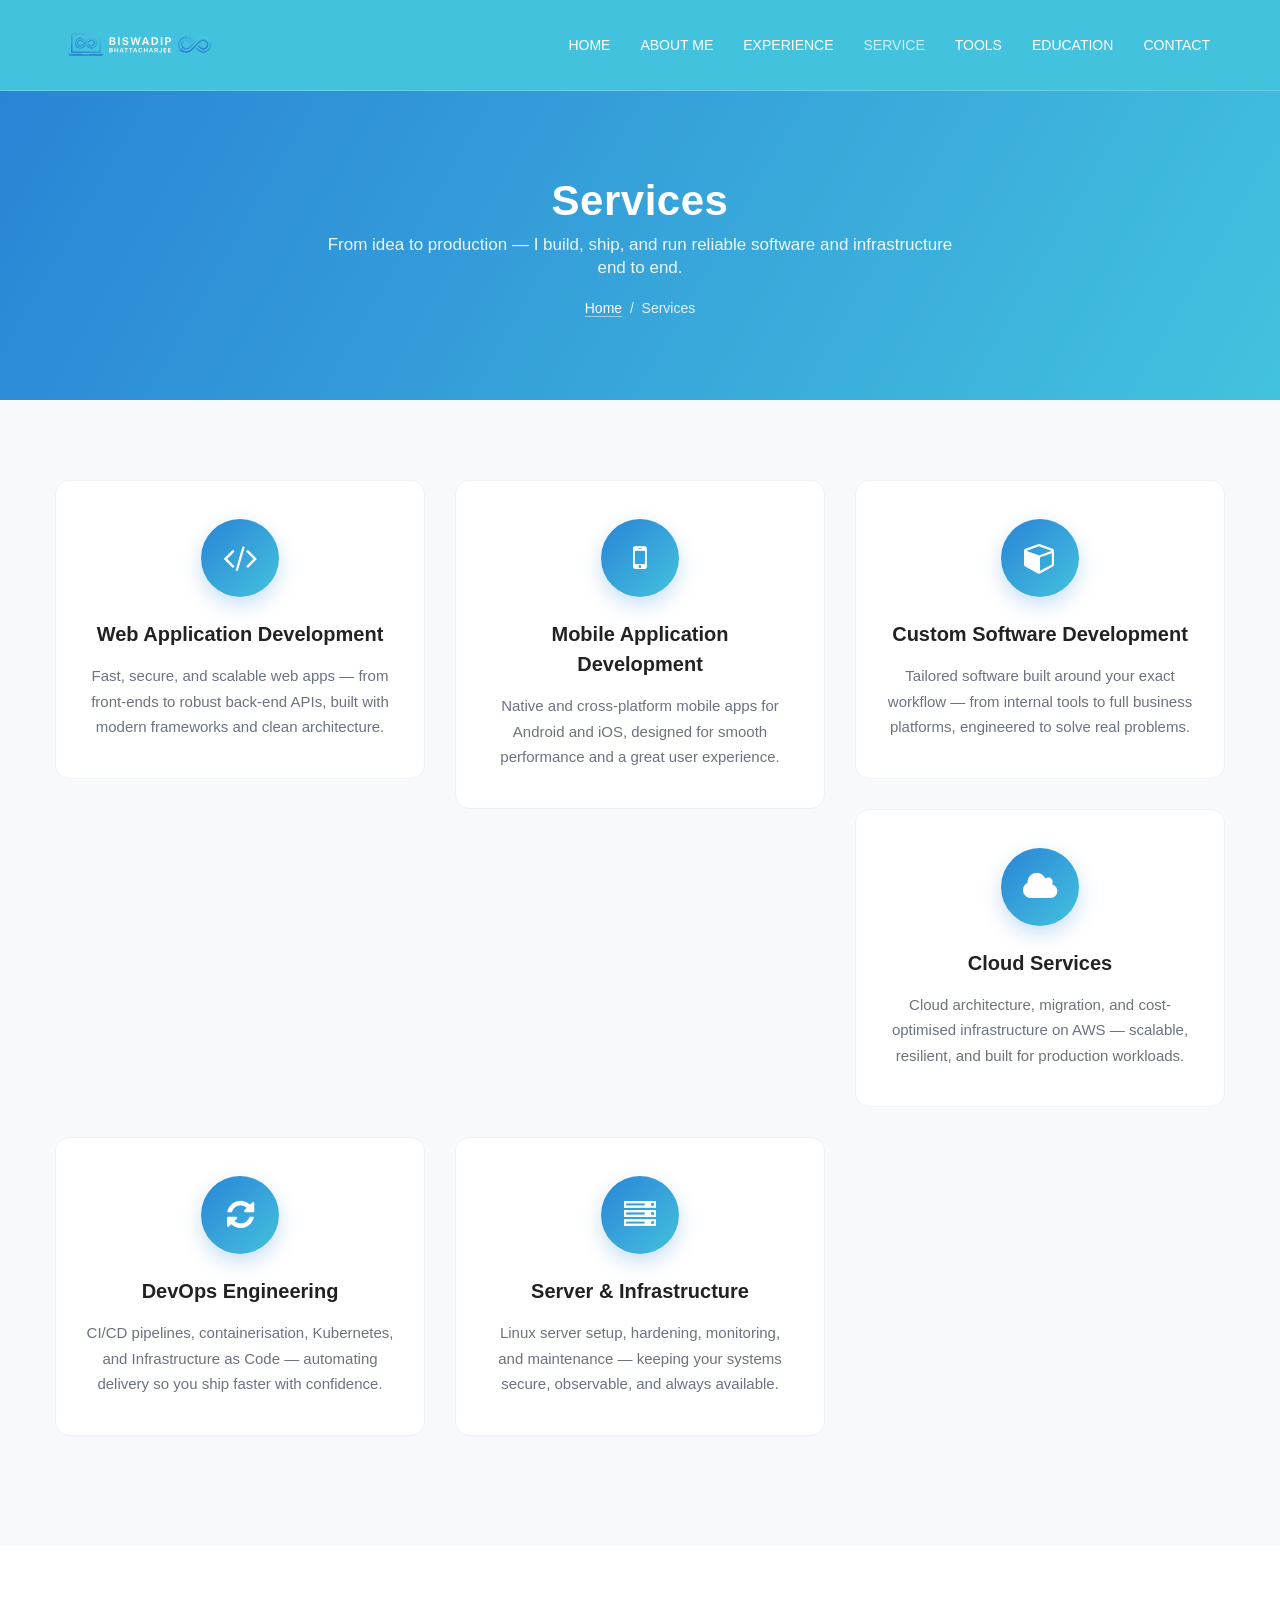
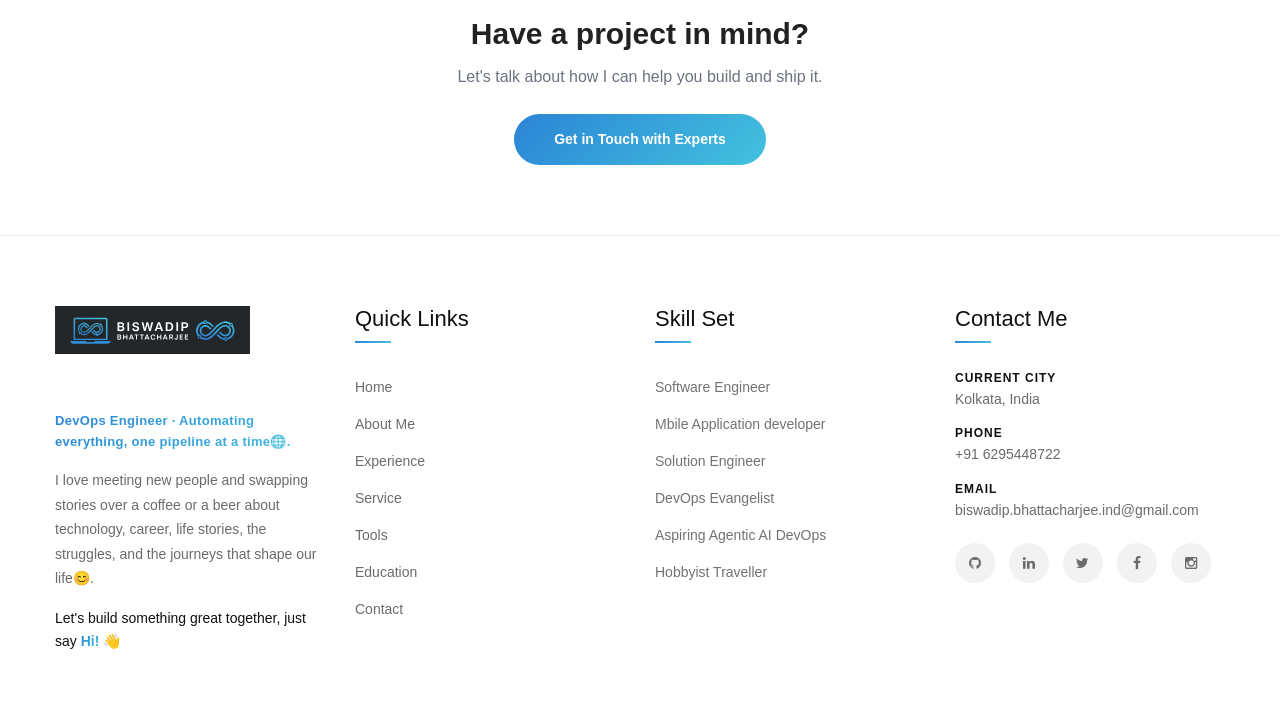
<file: services.html>
<!DOCTYPE html>
<html lang="en">

<head>
    <meta charset="utf-8">
    <meta http-equiv="X-UA-Compatible" content="IE=edge">
    <title>Services | Biswadip Bhattacharjee — DevOps Engineer</title>
    <meta name="keywords" content="Web Development, Mobile App Development, Custom Software, Cloud Services, DevOps, Server Management" />
    <meta name="description" content="Services by Biswadip Bhattacharjee — web & mobile application development, custom software, cloud, DevOps, and server-related services.">
    <meta name="author" content="Biswadip Bhattacharjee">

    <!-- Mobile view -->
    <meta name="viewport" content="width=device-width, initial-scale=1.0">

    <!-- Favicon -->
    <link rel="icon" type="image/png" href="images/favicon/favicon-32x32.png">

    <link rel="stylesheet" type="text/css" href="js/bootstrap/bootstrap.min.css">

    <!-- Template's stylesheets -->
    <link rel="stylesheet" href="js/megamenu/stylesheets/screen.css">
    <link rel="stylesheet" href="js/megamenu/stylesheets/onepage.css">
    <link rel="stylesheet" href="css/theme-default.css" type="text/css">
    <link rel="stylesheet" href="js/loaders/stylesheets/screen.css">
    <link rel="stylesheet" href="css/corporate.css" type="text/css">
    <link rel="stylesheet" href="fonts/font-awesome/css/font-awesome.min.css" type="text/css">
    <link rel="stylesheet" type="text/css" href="fonts/Simple-Line-Icons-Webfont/simple-line-icons.css" media="screen" />
    <link rel="stylesheet" href="fonts/et-line-font/et-line-font.css">
    <link href="js/owl-carousel/owl.carousel.css" rel="stylesheet">
    <link href="js/owl-carousel/owl.theme.css" rel="stylesheet">
    <link href="js/animations/css/animations.min.css" rel="stylesheet" type="text/css" media="all" />
    <!-- Template's stylesheets END -->

    <!-- Style Customizer's stylesheets -->
    <link rel="stylesheet/less" type="text/css" href="less/skin.less">

    <!-- Services page styles -->
    <style>
        .bb-svc-hero {
            background: linear-gradient(120deg, #2A84D6 0%, #43C2DE 100%);
            padding: 90px 0 80px;
            text-align: center;
            color: #fff;
        }
        .bb-svc-hero h1 {
            color: #fff;
            font-weight: 700;
            margin: 0 0 12px;
            font-size: 42px;
            letter-spacing: .5px;
        }
        .bb-svc-hero p {
            color: rgba(255, 255, 255, .9);
            font-size: 17px;
            max-width: 640px;
            margin: 0 auto;
        }
        .bb-svc-breadcrumb {
            margin-top: 18px;
            font-size: 14px;
            color: rgba(255, 255, 255, .85);
        }
        .bb-svc-breadcrumb a {
            color: #fff;
            text-decoration: none;
            border-bottom: 1px solid rgba(255, 255, 255, .5);
        }
        .bb-svc-breadcrumb a:hover { border-bottom-color: #fff; }

        .bb-svc-section { padding: 80px 0; background: #f7f9fc; }

        .bb-svc-card {
            background: #fff;
            border: 1px solid #eef1f6;
            border-radius: 14px;
            padding: 38px 30px;
            height: 100%;
            text-align: center;
            transition: transform .28s ease, box-shadow .28s ease;
            margin-bottom: 30px;
        }
        .bb-svc-card:hover {
            transform: translateY(-8px);
            box-shadow: 0 18px 40px rgba(42, 132, 214, .15);
            border-color: transparent;
        }
        .bb-svc-icon {
            width: 78px;
            height: 78px;
            line-height: 78px;
            margin: 0 auto 22px;
            border-radius: 50%;
            background: linear-gradient(135deg, #2A84D6 0%, #43C2DE 100%);
            color: #fff;
            font-size: 32px;
            box-shadow: 0 8px 20px rgba(42, 132, 214, .25);
        }
        .bb-svc-card h3 {
            font-size: 20px;
            font-weight: 600;
            margin: 0 0 14px;
            color: #222;
        }
        .bb-svc-card p {
            font-size: 15px;
            line-height: 1.7;
            color: #6b7280;
            margin: 0;
        }

        .bb-svc-cta {
            text-align: center;
            padding: 70px 20px;
            background: #fff;
        }
        .bb-svc-cta h2 {
            font-weight: 700;
            font-size: 30px;
            margin: 0 0 14px;
            color: #222;
        }
        .bb-svc-cta p {
            color: #6b7280;
            font-size: 16px;
            margin: 0 0 26px;
        }
        .bb-svc-btn {
            display: inline-block;
            padding: 14px 40px;
            border-radius: 40px;
            background: linear-gradient(135deg, #2A84D6 0%, #43C2DE 100%);
            color: #fff !important;
            font-weight: 600;
            text-decoration: none;
            transition: opacity .25s ease, transform .25s ease;
        }
        .bb-svc-btn:hover { opacity: .92; transform: translateY(-2px); color: #fff; }

        @media (max-width: 767px) {
            .bb-svc-hero { padding: 60px 0 55px; }
            .bb-svc-hero h1 { font-size: 32px; }
            .bb-svc-section { padding: 55px 0; }
        }

        @media (max-width: 767px) {
            .bb-svc-hero { padding: 60px 0 55px; }
            .bb-svc-hero h1 { font-size: 32px; }
            .bb-svc-section { padding: 55px 0; }
        }

        /* Header blends into the hero — keeps white logo & nav text readable */
        .wrapper-boxed .site-wrapper .header-section.style1 {
            background: linear-gradient(120deg, #43C2DE 0%, #43C2DE 100%) !important;
            box-shadow: none !important;
        }
        .header-section.style1 .nav.navbar-nav > li > a {
            color: #fff !important;
        }
        .header-section.style1 .nav.navbar-nav > li > a:hover,
        .header-section.style1 .nav.navbar-nav > li.active > a {
            color: #fff !important;
            opacity: .72;
        }
    </style>
    
</head>

<body>
    <div class="wrapper-boxed">
        <div class="site-wrapper">

            <!-- Header / Nav -->
            <div class="header-section style1 pin-style">
                <div class="container">
                    <div class="mod-menu">
                        <div class="row">
                            <div class="col-sm-2">
                                <a href="index.html" title="" class="logo mar-4">
                                    <img src="images/logo-light-b.svg" alt="">
                                </a>
                            </div>
                            <div class="col-sm-10">
                                <div class="main-nav" id="navbar-example">
                                    <ul class="nav navbar-nav top-nav">
                                        <li class="visible-xs menu-icon">
                                            <a href="javascript:void(0)" class="navbar-toggle collapsed"
                                                data-toggle="collapse" data-target="#menu" aria-expanded="false">
                                                <i aria-hidden="true" class="fa fa-bars"></i>
                                            </a>
                                        </li>
                                    </ul>
                                    <div id="menu" class="collapse">
                                        <ul class="nav navbar-nav">
                                            <li class="mega-menu">
                                                <a href="index.html#section1">Home</a>
                                            </li>
                                            <li>
                                                <a href="index.html#section2">About Me</a>
                                            </li>
                                            <li>
                                                <a href="index.html#section3">Experience</a>
                                            </li>
                                            <li class="active">
                                                <a href="services.html">Service</a>
                                            </li>
                                            <li>
                                                <a href="index.html#section4">Tools</a>
                                            </li>
                                            <li>
                                                <a href="index.html#section5">Education</a>
                                            </li>
                                            <li class="right">
                                                <a href="index.html#section6">Contact</a>
                                            </li>
                                        </ul>
                                    </div>
                                </div>
                            </div>
                        </div>
                    </div>
                </div>
            </div>
            <!--end menu-->

            <!-- Hero -->
            <div class="bb-svc-hero">
                <div class="container">
                    <h1>Services</h1>
                    <p>From idea to production — I build, ship, and run reliable software and infrastructure end to end.</p>
                    <div class="bb-svc-breadcrumb">
                        <a href="index.html#section1">Home</a> &nbsp;/&nbsp; Services
                    </div>
                </div>
            </div>

            <!-- Services grid -->
            <div class="bb-svc-section">
                <div class="container">
                    <div class="row">

                        <div class="col-md-4 col-sm-6">
                            <div class="bb-svc-card">
                                <div class="bb-svc-icon"><i class="fa fa-code"></i></div>
                                <h3>Web Application Development</h3>
                                <p>Fast, secure, and scalable web apps — from front-ends to robust back-end APIs, built with modern frameworks and clean architecture.</p>
                            </div>
                        </div>

                        <div class="col-md-4 col-sm-6">
                            <div class="bb-svc-card">
                                <div class="bb-svc-icon"><i class="fa fa-mobile"></i></div>
                                <h3>Mobile Application Development</h3>
                                <p>Native and cross-platform mobile apps for Android and iOS, designed for smooth performance and a great user experience.</p>
                            </div>
                        </div>

                        <div class="col-md-4 col-sm-6">
                            <div class="bb-svc-card">
                                <div class="bb-svc-icon"><i class="fa fa-cube"></i></div>
                                <h3>Custom Software Development</h3>
                                <p>Tailored software built around your exact workflow — from internal tools to full business platforms, engineered to solve real problems.</p>
                            </div>
                        </div>

                        <div class="col-md-4 col-sm-6">
                            <div class="bb-svc-card">
                                <div class="bb-svc-icon"><i class="fa fa-cloud"></i></div>
                                <h3>Cloud Services</h3>
                                <p>Cloud architecture, migration, and cost-optimised infrastructure on AWS — scalable, resilient, and built for production workloads.</p>
                            </div>
                        </div>

                        <div class="col-md-4 col-sm-6">
                            <div class="bb-svc-card">
                                <div class="bb-svc-icon"><i class="fa fa-refresh"></i></div>
                                <h3>DevOps Engineering</h3>
                                <p>CI/CD pipelines, containerisation, Kubernetes, and Infrastructure as Code — automating delivery so you ship faster with confidence.</p>
                            </div>
                        </div>

                        <div class="col-md-4 col-sm-6">
                            <div class="bb-svc-card">
                                <div class="bb-svc-icon"><i class="fa fa-server"></i></div>
                                <h3>Server & Infrastructure</h3>
                                <p>Linux server setup, hardening, monitoring, and maintenance — keeping your systems secure, observable, and always available.</p>
                            </div>
                        </div>

                    </div>
                </div>
            </div>

            <!-- CTA -->
            <div class="bb-svc-cta">
                <div class="container">
                    <h2>Have a project in mind?</h2>
                    <p>Let's talk about how I can help you build and ship it.</p>
                    <a href="index.html#section6" class="bb-svc-btn">Get in Touch with Experts</a>
                </div>
            </div>

            <!-- Footer start -->
            <div class="sec-padding-4 bb-footer">
                <div class="container">
                    <div class="row">
                        <div class="col-md-3 col-sm-6 clearfix margin-bottom">
                            <div class="fo-map bb-brand">
                                <div class="footer-logo"><a href="index.html#section1"><img src="images/logo-dark-b.svg"
                                            alt="Biswadip Bhattacharjee" /></a></div>
                                <p class="bb-brand-tag">DevOps Engineer · Automating everything, one pipeline at a time🌐.</p>
                                <p class="bb-brand-about">I love meeting new people and swapping stories over a coffee or a beer about technology, career, life stories, the struggles, and the journeys that shape our life😊.</p>
                                <p class="bb-brand-cta">Let's build something great together, just say <a href="index.html#section6">Hi!</a> 👋</p>
                            </div>
                        </div>

                        <div class="col-md-3 col-sm-6 clearfix margin-bottom">
                            <h4 class="less-mar3 font-weight-5 bb-footer-title">Quick Links</h4>
                            <ul class="footer-quick-links-5 bb-footer-links">
                                <li><a href="index.html#section1">Home</a></li>
                                <li><a href="index.html#section2">About Me</a></li>
                                <li><a href="index.html#section3">Experience</a></li>
                                <li><a href="services.html">Service</a></li>
                                <li><a href="index.html#section4">Tools</a></li>
                                <li><a href="index.html#section5">Education</a></li>
                                <li><a href="index.html#section6">Contact</a></li>
                            </ul>
                        </div>

                        <div class="col-md-3 col-sm-6 clearfix margin-bottom">
                            <h4 class="less-mar3 font-weight-5 bb-footer-title">Skill Set</h4>
                            <ul class="footer-quick-links-5 bb-footer-links">
                                <li>Software Engineer</li>
                                <li>Mbile Application developer</li>
                                <li>Solution Engineer</li>
                                <li>DevOps Evangelist</li>
                                <li>Aspiring Agentic AI DevOps</li>
                                <li>Hobbyist Traveller</li>
                            </ul>
                        </div>

                        <div class="col-md-3 col-sm-6 clearfix margin-bottom">
                            <h4 class="less-mar3 font-weight-5 bb-footer-title">Contact Me</h4>
                            <address class="bb-footer-contact">
                                <span class="bb-label">Current City</span>
                                Kolkata, India

                                <span class="bb-label">Phone</span>
                                <a href="tel:+916295448722">+91 6295448722</a>

                                <span class="bb-label">Email</span>
                                <a href="mailto:biswadip.bhattacharjee.ind@gmail.com">biswadip.bhattacharjee.ind@gmail.com</a>
                            </address>
                            <ul class="bb-footer-social">
                                <li><a href="https://github.com/biswadip98" target="_blank" rel="noopener" aria-label="GitHub"><i class="fa fa-github"></i></a></li>
                                <li><a href="https://www.linkedin.com/in/biswadip-bhattacharjee/" target="_blank" rel="noopener" aria-label="LinkedIn"><i class="fa fa-linkedin"></i></a></li>
                                <li><a href="https://x.com/BiswadipBhattacha7" target="_blank" rel="noopener" aria-label="Twitter / X"><i class="fa fa-twitter"></i></a></li>
                                <li><a href="https://facebook.com" target="_blank" rel="noopener" aria-label="Facebook"><i class="fa fa-facebook"></i></a></li>
                                <li><a href="https://instagram.com" target="_blank" rel="noopener" aria-label="Instagram"><i class="fa fa-instagram"></i></a></li>
                            </ul>
                        </div>

                    </div>
                </div>
            </div>
            <div class="clearfix"></div>
            <!-- end footer -->

        </div>
    </div>

    <!-- ===== PASTE YOUR SCRIPTS HERE (see Task 10) ===== -->

     <!-- Scripts -->
    <script src="js/jquery/jquery.js"></script>
    <script src="js/bootstrap/bootstrap.min.js"></script>

    <!-- Template scripts -->
    <script src="js/megamenu/js/main.js"></script>
    <script src="js/megamenu/js/onepage.js"></script>
    <script src="js/owl-carousel/owl.carousel.js"></script>
    <script src="js/owl-carousel/custom.js"></script>
    <script src="js/template-custom/js/template-custom.js"></script>

    <!-- Animations -->
    <script type="text/javascript" src="js/animations/js/animations.min.js"></script>
    <script type="text/javascript" src="js/animations/js/appear.min.js"></script>

    <!-- Hide loader if present -->
    <script>
        $(window).load(function () {
            setTimeout(function () {
                $('.loader-live').fadeOut();
            }, 1000);
        })
    </script>

    <script src="js/functions/functions.js"></script>

</body>

</html>
</file>
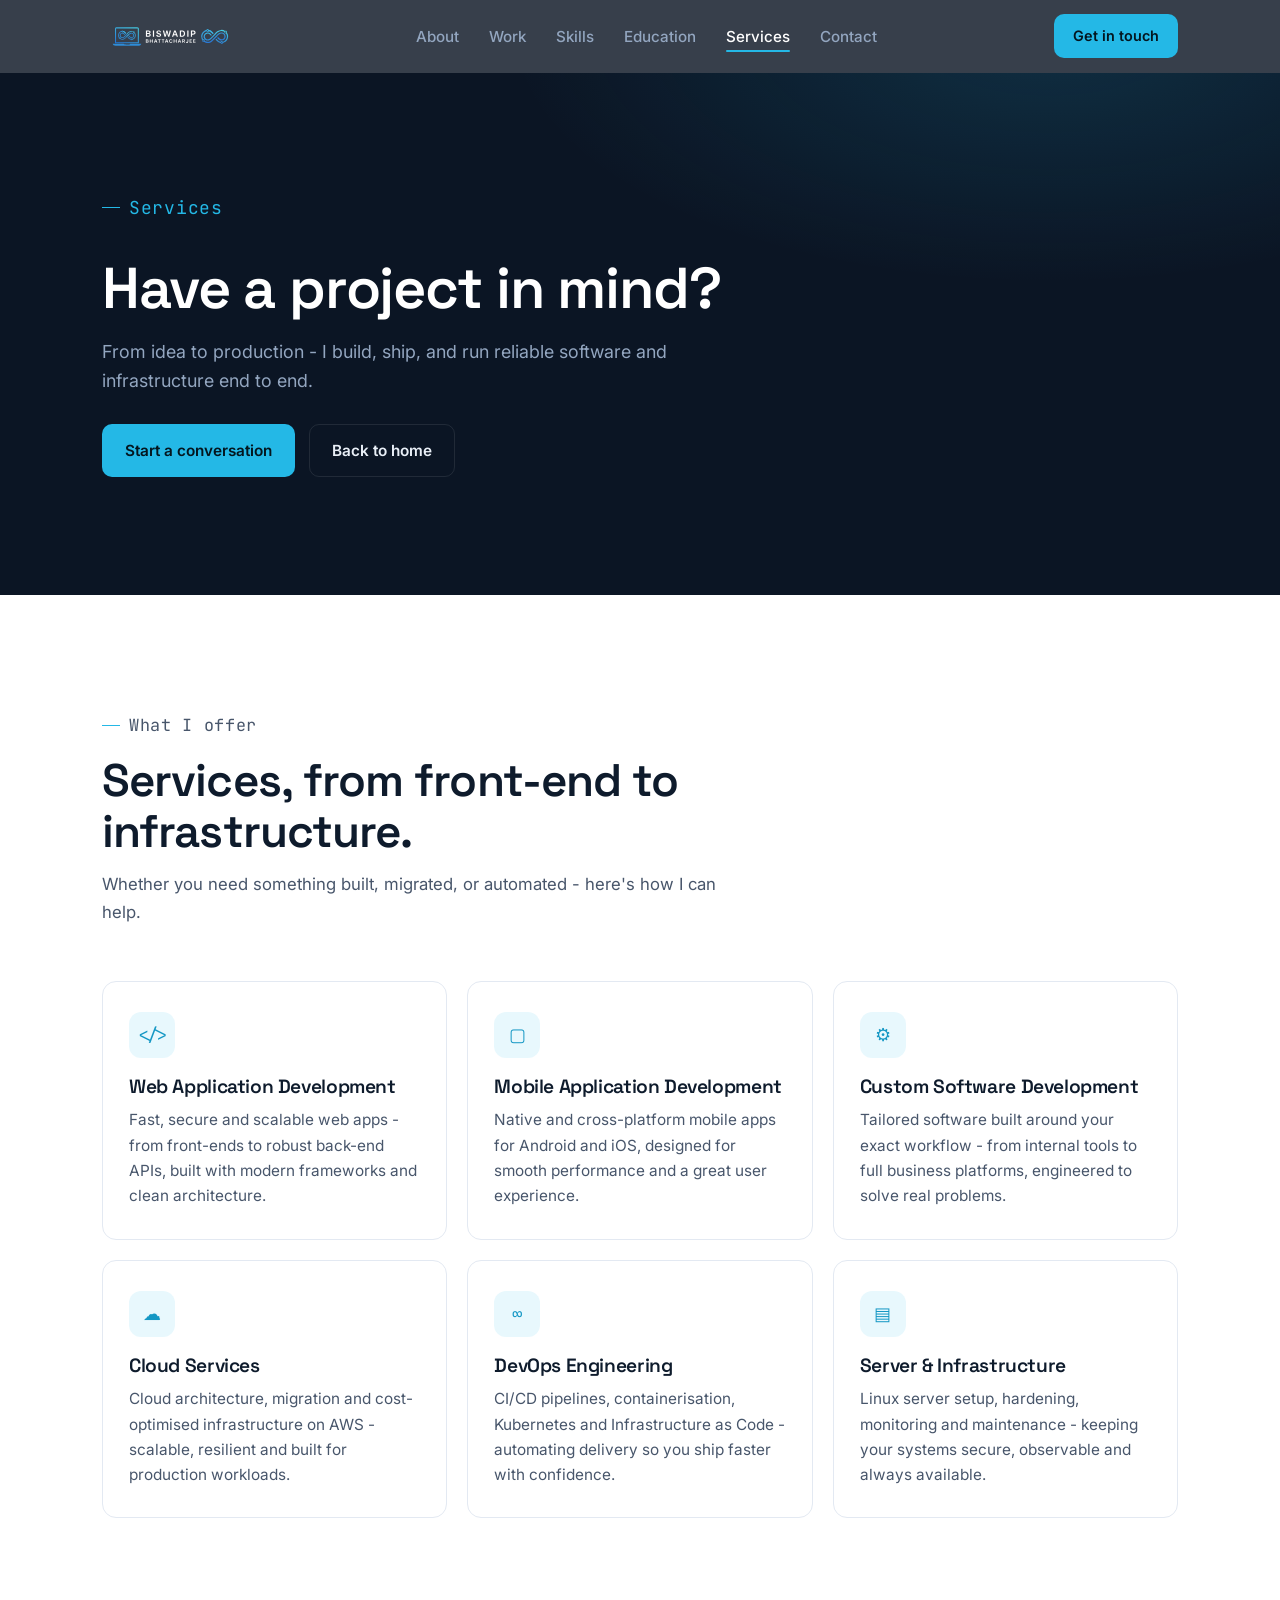
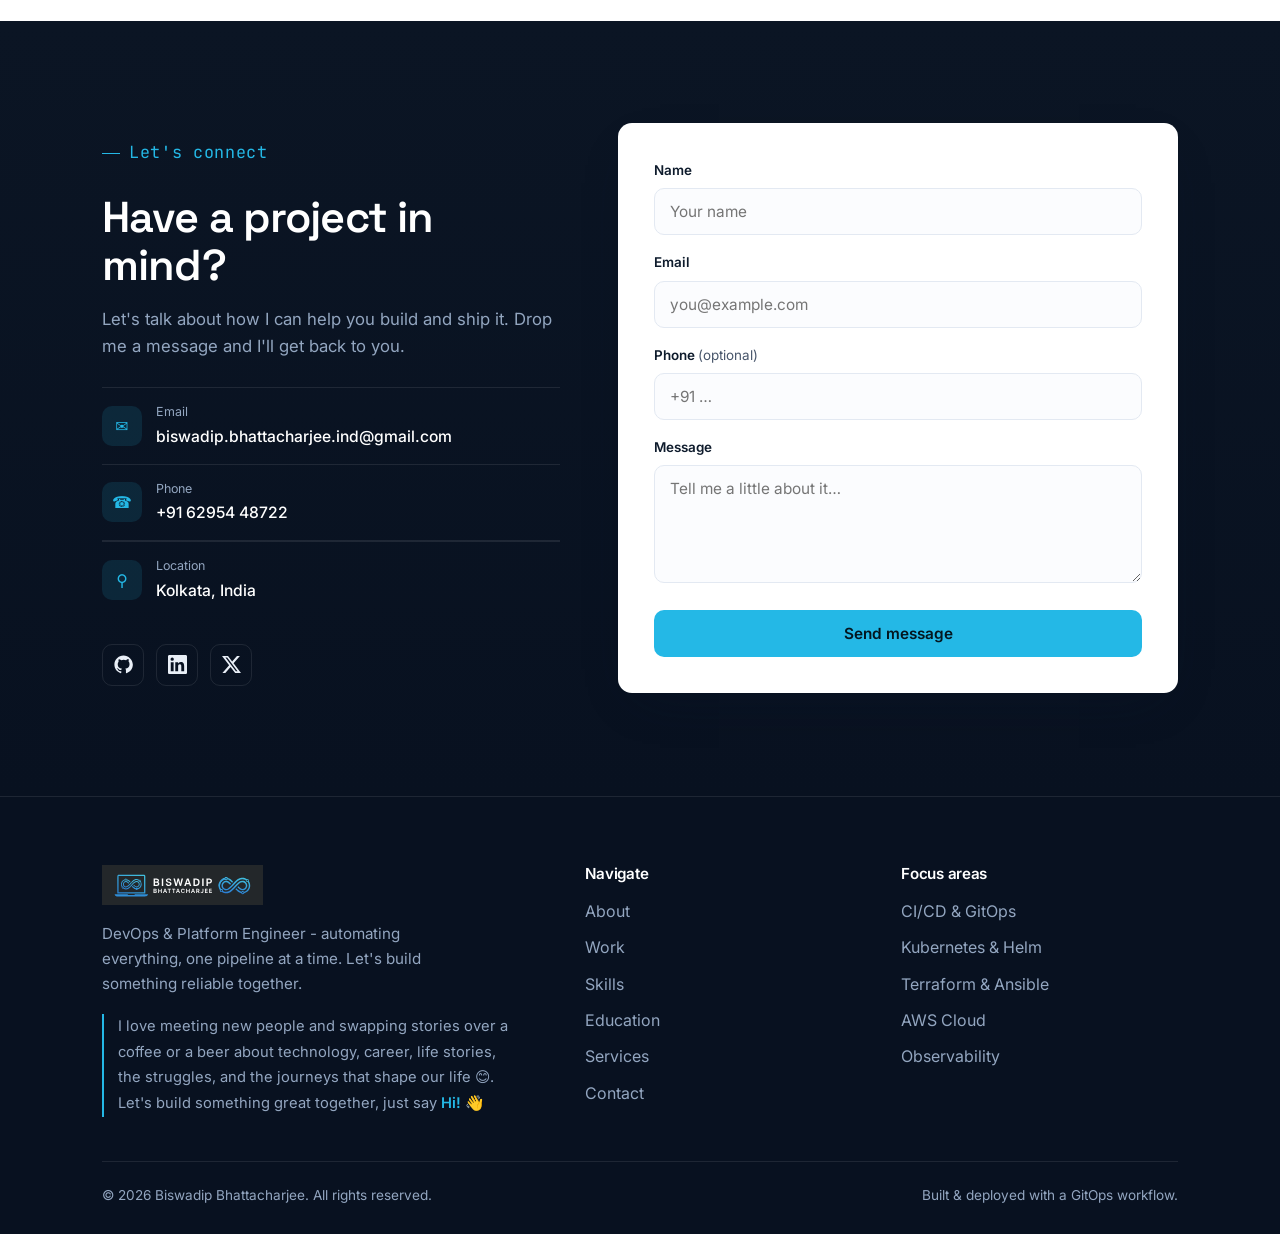
<file: frontend/services.html>
<!DOCTYPE html>
<html lang="en">

<head>
    <meta charset="utf-8">
    <meta name="viewport" content="width=device-width, initial-scale=1.0">
    <title>Services - Biswadip Bhattacharjee</title>
    <meta name="description"
        content="Services by Biswadip Bhattacharjee - web, mobile and custom software, cloud, DevOps engineering and infrastructure.">
    <link rel="icon" type="image/png" href="images/favicon/favicon-32x32.png">

    <link rel="preconnect" href="https://fonts.googleapis.com">
    <link rel="preconnect" href="https://fonts.gstatic.com" crossorigin>
    <link
        href="https://fonts.googleapis.com/css2?family=Inter:wght@400;500;600;700&family=JetBrains+Mono:wght@400;500&family=Space+Grotesk:wght@500;600;700&display=swap"
        rel="stylesheet">
    <link rel="stylesheet" href="styles.css">
</head>

<body>

    <!-- ================= HEADER ================= -->
    <header class="site-header" id="top">
        <div class="wrap nav">
            <a href="index.html" class="brand" aria-label="Biswadip Bhattacharjee - home">
                <img src="images/logo-light-b.svg" alt="Biswadip Bhattacharjee">
            </a>
            <nav>
                <ul class="nav-links">
                    <li><a href="index.html#about">About</a></li>
                    <li><a href="index.html#work">Work</a></li>
                    <li><a href="index.html#skills">Skills</a></li>
                    <li><a href="index.html#education">Education</a></li>
                    <li><a href="services.html" class="active">Services</a></li>
                    <li><a href="#contact">Contact</a></li>
                </ul>
            </nav>
            <div class="nav-cta">
                <a href="#contact" class="btn btn-primary">Get in touch</a>
                <button class="hamburger" id="hamburger" aria-label="Open menu" aria-expanded="false">
                    <span></span><span></span><span></span>
                </button>
            </div>
        </div>
        <div class="mobile-menu" id="mobileMenu">
            <ul>
                <li><a href="index.html#about">About</a></li>
                <li><a href="index.html#work">Work</a></li>
                <li><a href="index.html#skills">Skills</a></li>
                <li><a href="index.html#education">Education</a></li>
                <li><a href="services.html">Services</a></li>
                <li><a href="#contact">Contact</a></li>
            </ul>
            <a href="#contact" class="btn btn-primary">Get in touch</a>
        </div>
    </header>

    <!-- ================= PAGE HERO ================= -->
    <section class="page-hero">
        <div class="wrap">
            <p class="kicker">Services</p>
            <h1>Have a project in mind?</h1>
            <p>From idea to production - I build, ship, and run reliable software and infrastructure end to end.</p>
            <div class="hero-actions">
                <a href="#contact" class="btn btn-primary">Start a conversation</a>
                <a href="index.html" class="btn btn-ghost">Back to home</a>
            </div>
        </div>
    </section>

    <!-- ================= SERVICES GRID ================= -->
    <section id="services">
        <div class="wrap">
            <div class="sec-head">
                <p class="kicker">What I offer</p>
                <h2>Services, from front-end to infrastructure.</h2>
                <p>Whether you need something built, migrated, or automated - here's how I can help.</p>
            </div>
            <div class="svc-grid">
                <div class="svc-card reveal">
                    <div class="ic">&lt;/&gt;</div>
                    <h3>Web Application Development</h3>
                    <p>Fast, secure and scalable web apps - from front-ends to robust back-end APIs, built with modern frameworks and clean architecture.</p>
                </div>
                <div class="svc-card reveal">
                    <div class="ic">▢</div>
                    <h3>Mobile Application Development</h3>
                    <p>Native and cross-platform mobile apps for Android and iOS, designed for smooth performance and a great user experience.</p>
                </div>
                <div class="svc-card reveal">
                    <div class="ic">⚙</div>
                    <h3>Custom Software Development</h3>
                    <p>Tailored software built around your exact workflow - from internal tools to full business platforms, engineered to solve real problems.</p>
                </div>
                <div class="svc-card reveal">
                    <div class="ic">☁</div>
                    <h3>Cloud Services</h3>
                    <p>Cloud architecture, migration and cost-optimised infrastructure on AWS - scalable, resilient and built for production workloads.</p>
                </div>
                <div class="svc-card reveal">
                    <div class="ic">∞</div>
                    <h3>DevOps Engineering</h3>
                    <p>CI/CD pipelines, containerisation, Kubernetes and Infrastructure as Code - automating delivery so you ship faster with confidence.</p>
                </div>
                <div class="svc-card reveal">
                    <div class="ic">▤</div>
                    <h3>Server &amp; Infrastructure</h3>
                    <p>Linux server setup, hardening, monitoring and maintenance - keeping your systems secure, observable and always available.</p>
                </div>
            </div>
        </div>
    </section>

    <!-- ================= GET IN TOUCH ================= -->
    <section id="contact" class="dark" style="background:linear-gradient(180deg,var(--ink),#081120)">
        <div class="wrap contact-grid">
            <div class="contact-info">
                <p class="kicker">Let's connect</p>
                <h2>Have a project in mind?</h2>
                <p>Let's talk about how I can help you build and ship it. Drop me a message and I'll get back to you.</p>

                <a class="c-line" href="mailto:biswadip.bhattacharjee.ind@gmail.com">
                    <span class="ci">✉</span>
                    <span><small>Email</small><b>biswadip.bhattacharjee.ind@gmail.com</b></span>
                </a>
                <a class="c-line" href="tel:+916295448722">
                    <span class="ci">☎</span>
                    <span><small>Phone</small><b>+91 62954 48722</b></span>
                </a>
                <div class="c-line">
                    <span class="ci">⚲</span>
                    <span><small>Location</small><b>Kolkata, India</b></span>
                </div>

                <div class="socials">
                    <a href="https://github.com/biswadip98" target="_blank" rel="noopener" aria-label="GitHub">
                        <svg viewBox="0 0 24 24"><path d="M12 .5C5.7.5.5 5.7.5 12c0 5.1 3.3 9.4 7.9 10.9.6.1.8-.2.8-.5v-2c-3.2.7-3.9-1.4-3.9-1.4-.5-1.3-1.3-1.7-1.3-1.7-1.1-.7.1-.7.1-.7 1.2.1 1.8 1.2 1.8 1.2 1 1.8 2.7 1.3 3.4 1 .1-.8.4-1.3.7-1.6-2.6-.3-5.3-1.3-5.3-5.7 0-1.3.5-2.3 1.2-3.1-.1-.3-.5-1.5.1-3.1 0 0 1-.3 3.3 1.2a11.5 11.5 0 0 1 6 0C17.3 4.8 18.3 5.1 18.3 5.1c.6 1.6.2 2.8.1 3.1.8.8 1.2 1.8 1.2 3.1 0 4.4-2.7 5.4-5.3 5.7.4.4.8 1.1.8 2.2v3.3c0 .3.2.6.8.5 4.6-1.5 7.9-5.8 7.9-10.9C23.5 5.7 18.3.5 12 .5z"/></svg>
                    </a>
                    <a href="https://www.linkedin.com/in/biswadip-bhattacharjee/" target="_blank" rel="noopener" aria-label="LinkedIn">
                        <svg viewBox="0 0 24 24"><path d="M20.4 20.4h-3.6v-5.6c0-1.3 0-3-1.9-3s-2.1 1.4-2.1 2.9v5.7H9.2V9h3.4v1.6h.1c.5-.9 1.7-1.9 3.4-1.9 3.6 0 4.3 2.4 4.3 5.5v6.2zM5.3 7.4a2.1 2.1 0 1 1 0-4.2 2.1 2.1 0 0 1 0 4.2zM7.1 20.4H3.5V9h3.6v11.4zM22.2 0H1.8C.8 0 0 .8 0 1.7v20.6c0 .9.8 1.7 1.8 1.7h20.4c1 0 1.8-.8 1.8-1.7V1.7C24 .8 23.2 0 22.2 0z"/></svg>
                    </a>
                    <a href="https://x.com/BiswadipBhattacha7" target="_blank" rel="noopener" aria-label="X">
                        <svg viewBox="0 0 24 24"><path d="M18.9 1.2h3.7l-8 9.1L24 22.8h-7.4l-5.8-7.6-6.6 7.6H.5l8.5-9.8L0 1.2h7.6l5.2 6.9 6.1-6.9zm-1.3 19.4h2L6.5 3.3H4.3l13.3 17.3z"/></svg>
                    </a>
                </div>
            </div>

            <!-- FORM: use the SAME Formspree/Jotform endpoint you set on index.html -->
            <form class="form-card" action="https://formspree.io/f/https://formspree.io/f/mqpklnkz" method="POST">
                <div class="fld">
                    <label for="name">Name</label>
                    <input type="text" id="name" name="name" placeholder="Your name" required>
                </div>
                <div class="fld">
                    <label for="email">Email</label>
                    <input type="email" id="email" name="email" placeholder="you@example.com" required>
                </div>
                <div class="fld">
                    <label for="phone">Phone <span style="font-weight:400;color:var(--tx-soft)">(optional)</span></label>
                    <input type="tel" id="phone" name="phone" placeholder="+91 …">
                </div>
                <div class="fld">
                    <label for="message">Message</label>
                    <textarea id="message" name="message" placeholder="Tell me a little about it…" required></textarea>
                </div>
                <button type="submit" class="btn btn-primary">Send message</button>
            </form>
        </div>
    </section>

    <!-- ================= FOOTER ================= -->
    <footer class="site-footer">
        <div class="wrap">
            <div class="foot-grid">
                <div class="foot-brand">
                    <img src="images/logo-dark-b.svg" alt="Biswadip Bhattacharjee">
                    <p>DevOps &amp; Platform Engineer - automating everything, one pipeline at a time. Let's build something reliable together.</p>
                    <blockquote class="foot-quote">
                        I love meeting new people and swapping stories over a coffee or a beer about
                        technology, career, life stories, the struggles, and the journeys that shape our
                        life 😊.<br>
                        Let's build something great together, just say <a href="#contact">Hi!</a> 👋
                    </blockquote>
                </div>
                <div class="foot-col">
                    <h4>Navigate</h4>
                    <ul>
                        <li><a href="index.html#about">About</a></li>
                        <li><a href="index.html#work">Work</a></li>
                        <li><a href="index.html#skills">Skills</a></li>
                        <li><a href="index.html#education">Education</a></li>
                        <li><a href="services.html">Services</a></li>
                        <li><a href="#contact">Contact</a></li>
                    </ul>
                </div>
                <div class="foot-col">
                    <h4>Focus areas</h4>
                    <ul>
                        <li>CI/CD &amp; GitOps</li>
                        <li>Kubernetes &amp; Helm</li>
                        <li>Terraform &amp; Ansible</li>
                        <li>AWS Cloud</li>
                        <li>Observability</li>
                    </ul>
                </div>
            </div>
            <div class="foot-bottom">
                <span>© <span id="year"></span> Biswadip Bhattacharjee. All rights reserved.</span>
                <span>Built &amp; deployed with a GitOps workflow.</span>
            </div>
        </div>
    </footer>

    <a href="#top" class="to-top" id="toTop" aria-label="Back to top">↑</a>

    <script>
        (function () {
            var header = document.getElementById('top');
            var burger = document.getElementById('hamburger');
            var menu = document.getElementById('mobileMenu');
            var toTop = document.getElementById('toTop');

            if (burger && menu) {
                burger.addEventListener('click', function () {
                    var open = menu.classList.toggle('open');
                    burger.classList.toggle('open', open);
                    burger.setAttribute('aria-expanded', open);
                });
                menu.querySelectorAll('a').forEach(function (a) {
                    a.addEventListener('click', function () {
                        menu.classList.remove('open');
                        burger.classList.remove('open');
                        burger.setAttribute('aria-expanded', 'false');
                    });
                });
            }

            window.addEventListener('scroll', function () {
                var y = window.scrollY;
                if (header) header.classList.toggle('scrolled', y > 8);
                if (toTop) toTop.classList.toggle('show', y > 500);
            });

            var reveals = document.querySelectorAll('.reveal');
            var ro = new IntersectionObserver(function (entries) {
                entries.forEach(function (e) {
                    if (e.isIntersecting) { e.target.classList.add('in'); ro.unobserve(e.target); }
                });
            }, { threshold: .15 });
            reveals.forEach(function (r) { ro.observe(r); });

            var yr = document.getElementById('year');
            if (yr) yr.textContent = new Date().getFullYear();
        })();
    </script>
</body>

</html>
</file>
<file: frontend/styles.css>
/* ============================================================
           DESIGN TOKENS
           ============================================================ */
        :root {
            --ink: #0b1524;
            --ink-2: #0f1d31;
            --ink-3: #16273f;
            --paper: #f4f7fb;
            --card: #ffffff;
            --acc: #24b8e6;
            --acc-deep: #1497c4;
            --ok: #37d39a;
            --tx: #0e1b2c;
            --tx-soft: #48566b;
            --tx-on-dark: #e9eff7;
            --tx-on-dark-soft: #93a6c0;
            --line: #e3e9f2;
            --line-dark: rgba(255, 255, 255, .09);
            --radius: 14px;
            --radius-sm: 10px;
            --maxw: 1120px;
            --sans: 'Inter', system-ui, -apple-system, sans-serif;
            --disp: 'Space Grotesk', 'Inter', sans-serif;
            --mono: 'JetBrains Mono', ui-monospace, monospace;
            --shadow: 0 18px 50px -24px rgba(9, 20, 40, .45);
        }

        * {
            box-sizing: border-box;
            margin: 0;
            padding: 0;
        }

        html {
            scroll-behavior: smooth;
            scroll-padding-top: 84px;
            -webkit-text-size-adjust: 100%;
        }

        body {
            font-family: var(--sans);
            color: var(--tx);
            background: var(--card);
            line-height: 1.65;
            overflow-x: hidden;
            -webkit-font-smoothing: antialiased;
        }

        img {
            max-width: 100%;
            height: auto;
            display: block;
        }

        a {
            color: inherit;
            text-decoration: none;
        }

        h1, h2, h3, h4 {
            font-family: var(--disp);
            line-height: 1.12;
            letter-spacing: -.02em;
            color: var(--tx);
            font-weight: 600;
        }

        .wrap {
            width: 100%;
            max-width: var(--maxw);
            margin: 0 auto;
            padding: 0 22px;
        }

        section {
            padding: clamp(58px, 8vw, 104px) 0;
        }

        .kicker {
            font-family: var(--mono);
            font-size: .8rem;
            letter-spacing: .04em;
            color: var(--acc-deep);
            display: inline-flex;
            align-items: center;
            gap: 9px;
            margin-bottom: 16px;
        }

        .kicker::before {
            content: "";
            width: 18px;
            height: 1px;
            background: var(--acc);
        }

        .dark .kicker {
            color: var(--acc);
        }

        .sec-head {
            max-width: 640px;
            margin-bottom: clamp(34px, 5vw, 54px);
        }

        .sec-head h2 {
            font-size: clamp(1.9rem, 4.2vw, 2.85rem);
        }

        .sec-head p {
            color: var(--tx-soft);
            margin-top: 14px;
            font-size: 1.05rem;
        }

        .dark {
            background: var(--ink);
            color: var(--tx-on-dark);
        }

        .dark h2, .dark h3, .dark h4 {
            color: #fff;
        }

        .dark .sec-head p {
            color: var(--tx-on-dark-soft);
        }

        /* ============================================================
           BUTTONS
           ============================================================ */
        .btn {
            display: inline-flex;
            align-items: center;
            gap: 9px;
            font-family: var(--sans);
            font-weight: 600;
            font-size: .96rem;
            padding: 13px 22px;
            border-radius: 10px;
            border: 1px solid transparent;
            cursor: pointer;
            transition: transform .16s ease, background .16s ease, border-color .16s ease;
        }

        .btn-primary {
            background: var(--acc);
            color: #04161f;
        }

        .btn-primary:hover {
            background: var(--acc-deep);
            transform: translateY(-2px);
        }

        .btn-ghost {
            background: transparent;
            border-color: var(--line-dark);
            color: var(--tx-on-dark);
        }

        .btn-ghost:hover {
            border-color: var(--acc);
            color: #fff;
        }

        .btn-line {
            background: transparent;
            border-color: var(--line);
            color: var(--tx);
        }

        .btn-line:hover {
            border-color: var(--acc);
            color: var(--acc-deep);
        }

        /* ============================================================
           HEADER / NAV
           ============================================================ */
        .site-header {
            position: sticky;
            top: 0;
            z-index: 90;
            background: rgba(11, 21, 36, .82);
            backdrop-filter: blur(12px);
            border-bottom: 1px solid transparent;
            transition: border-color .2s ease, background .2s ease;
        }

        .site-header.scrolled {
            border-bottom-color: var(--line-dark);
            background: rgba(11, 21, 36, .94);
        }

        .nav {
            display: flex;
            align-items: center;
            justify-content: space-between;
            height: 72px;
        }

        .brand img {
            height: 34px;
            width: auto;
        }

        .nav-links {
            display: flex;
            align-items: center;
            gap: 30px;
            list-style: none;
        }

        .nav-links a {
            color: var(--tx-on-dark-soft);
            font-size: .95rem;
            font-weight: 500;
            transition: color .15s ease;
            position: relative;
        }

        .nav-links a:hover,
        .nav-links a.active {
            color: #fff;
        }

        .nav-links a.active::after {
            content: "";
            position: absolute;
            left: 0;
            right: 0;
            bottom: -6px;
            height: 2px;
            background: var(--acc);
            border-radius: 2px;
        }

        .nav-cta {
            display: flex;
            align-items: center;
            gap: 14px;
        }

        .nav-cta .btn {
            padding: 9px 18px;
            font-size: .9rem;
        }

        .hamburger {
            display: none;
            width: 44px;
            height: 44px;
            border: 1px solid var(--line-dark);
            border-radius: 10px;
            background: transparent;
            cursor: pointer;
            position: relative;
        }

        .hamburger span {
            position: absolute;
            left: 11px;
            right: 11px;
            height: 2px;
            background: #fff;
            border-radius: 2px;
            transition: transform .25s ease, opacity .2s ease;
        }

        .hamburger span:nth-child(1) { top: 15px; }
        .hamburger span:nth-child(2) { top: 21px; }
        .hamburger span:nth-child(3) { top: 27px; }

        .hamburger.open span:nth-child(1) { transform: translateY(6px) rotate(45deg); }
        .hamburger.open span:nth-child(2) { opacity: 0; }
        .hamburger.open span:nth-child(3) { transform: translateY(-6px) rotate(-45deg); }

        /* ============================================================
           HERO
           ============================================================ */
        .hero {
            background:
                radial-gradient(900px 420px at 82% -8%, rgba(36, 184, 230, .16), transparent 60%),
                var(--ink);
            color: var(--tx-on-dark);
            padding: clamp(46px, 7vw, 88px) 0 clamp(58px, 8vw, 96px);
        }

        .hero-grid {
            display: grid;
            grid-template-columns: 1.15fr .85fr;
            gap: clamp(34px, 5vw, 64px);
            align-items: center;
        }

        .hero h1 {
            font-size: clamp(2.4rem, 6vw, 4rem);
            color: #fff;
            margin: 8px 0 18px;
        }

        .hero h1 .accent {
            color: var(--acc);
        }

        .hero-role {
            font-family: var(--mono);
            font-size: .92rem;
            color: var(--acc);
            letter-spacing: .02em;
        }

        .hero p.lead {
            color: var(--tx-on-dark-soft);
            font-size: 1.12rem;
            max-width: 46ch;
            margin-bottom: 30px;
        }

        .hero-actions {
            display: flex;
            flex-wrap: wrap;
            gap: 14px;
            margin-bottom: 34px;
        }

        .hero-stats {
            display: flex;
            flex-wrap: wrap;
            gap: 26px;
            padding-top: 26px;
            border-top: 1px solid var(--line-dark);
        }

        .hero-stats .stat b {
            font-family: var(--disp);
            font-size: 1.5rem;
            color: #fff;
            display: block;
        }

        .hero-stats .stat span {
            font-size: .84rem;
            color: var(--tx-on-dark-soft);
        }

        /* terminal / pipeline card */
        .term {
            background: linear-gradient(180deg, var(--ink-2), var(--ink-3));
            border: 1px solid var(--line-dark);
            border-radius: var(--radius);
            box-shadow: var(--shadow);
            overflow: hidden;
            font-family: var(--mono);
            font-size: .82rem;
        }

        .term-bar {
            display: flex;
            align-items: center;
            gap: 7px;
            padding: 13px 16px;
            border-bottom: 1px solid var(--line-dark);
            background: rgba(0, 0, 0, .18);
        }

        .term-bar i {
            width: 11px;
            height: 11px;
            border-radius: 50%;
            display: block;
        }

        .term-bar i:nth-child(1) { background: #ff5f57; }
        .term-bar i:nth-child(2) { background: #febc2e; }
        .term-bar i:nth-child(3) { background: #28c840; }

        .term-bar span {
            margin-left: 8px;
            color: var(--tx-on-dark-soft);
            font-size: .76rem;
        }

        .term-body {
            padding: 18px 18px 20px;
            color: #cfe0f2;
        }

        .term-body .cmd {
            color: #fff;
        }

        .term-body .cmd::before {
            content: "$ ";
            color: var(--acc);
        }

        .term-body .app-status {
            display: flex;
            gap: 8px;
            margin: 12px 0 16px;
            flex-wrap: wrap;
        }

        .badge {
            display: inline-flex;
            align-items: center;
            gap: 6px;
            padding: 4px 10px;
            border-radius: 20px;
            font-size: .74rem;
            border: 1px solid var(--line-dark);
        }

        .badge.ok {
            color: var(--ok);
            border-color: rgba(55, 211, 154, .35);
            background: rgba(55, 211, 154, .08);
        }

        .stage {
            display: flex;
            align-items: center;
            gap: 10px;
            padding: 5px 0;
            color: var(--tx-on-dark-soft);
        }

        .stage b {
            color: #dfeaf6;
            font-weight: 500;
        }

        .check {
            color: var(--ok);
            font-weight: 700;
        }

        .stage .dur {
            margin-left: auto;
            font-size: .72rem;
            opacity: .7;
        }

        /* ============================================================
           ABOUT
           ============================================================ */
        .about-grid {
            display: grid;
            grid-template-columns: .82fr 1.18fr;
            gap: clamp(30px, 5vw, 60px);
            align-items: center;
        }

        .about-photo {
            position: relative;
        }

        .about-photo img {
            border-radius: var(--radius);
            width: 100%;
            object-fit: cover;
            box-shadow: var(--shadow);
        }

        .about-photo .tag {
            position: absolute;
            left: 16px;
            bottom: 16px;
            background: var(--card);
            border: 1px solid var(--line);
            border-radius: 12px;
            padding: 10px 14px;
            font-size: .82rem;
            font-weight: 600;
            box-shadow: var(--shadow);
            display: flex;
            align-items: center;
            gap: 8px;
        }

        .about-photo .tag .dot {
            width: 9px;
            height: 9px;
            border-radius: 50%;
            background: var(--ok);
            box-shadow: 0 0 0 4px rgba(55, 211, 154, .18);
        }

        .about-body p {
            color: var(--tx-soft);
            margin-bottom: 16px;
            font-size: 1.05rem;
        }

        .about-list {
            list-style: none;
            display: grid;
            grid-template-columns: 1fr 1fr;
            gap: 12px 22px;
            margin-top: 22px;
        }

        .about-list li {
            display: flex;
            align-items: flex-start;
            gap: 10px;
            font-size: .96rem;
            font-weight: 500;
        }

        .about-list li::before {
            content: "";
            width: 7px;
            height: 7px;
            margin-top: 8px;
            border-radius: 2px;
            background: var(--acc);
            flex: none;
        }

        /* ============================================================
           WHAT I DO
           ============================================================ */
        .do-grid {
            display: grid;
            grid-template-columns: repeat(4, 1fr);
            gap: 18px;
        }

        .do-card {
            border: 1px solid var(--line-dark);
            border-radius: var(--radius);
            padding: 26px 22px;
            background: var(--ink-2);
            transition: border-color .2s ease, transform .2s ease;
        }

        .do-card:hover {
            border-color: rgba(36, 184, 230, .5);
            transform: translateY(-4px);
        }

        .do-card .ic {
            width: 42px;
            height: 42px;
            border-radius: 11px;
            display: grid;
            place-items: center;
            background: rgba(36, 184, 230, .12);
            color: var(--acc);
            margin-bottom: 16px;
            font-family: var(--mono);
            font-size: 1.1rem;
        }

        .do-card h3 {
            font-size: 1.12rem;
            color: #fff;
            margin-bottom: 8px;
        }

        .do-card p {
            color: var(--tx-on-dark-soft);
            font-size: .93rem;
        }

        /* ============================================================
           EXPERIENCE TIMELINE
           ============================================================ */
        .timeline {
            position: relative;
            margin-left: 6px;
        }

        .timeline::before {
            content: "";
            position: absolute;
            left: 7px;
            top: 6px;
            bottom: 6px;
            width: 2px;
            background: var(--line);
        }

        .tl-item {
            position: relative;
            padding: 0 0 34px 40px;
        }

        .tl-item:last-child {
            padding-bottom: 0;
        }

        .tl-item::before {
            content: "";
            position: absolute;
            left: 0;
            top: 4px;
            width: 16px;
            height: 16px;
            border-radius: 50%;
            background: var(--card);
            border: 3px solid var(--acc);
        }

        .tl-item .when {
            font-family: var(--mono);
            font-size: .82rem;
            color: var(--acc-deep);
        }

        .tl-item h3 {
            font-size: 1.28rem;
            margin: 6px 0 2px;
        }

        .tl-item .org {
            font-weight: 600;
            color: var(--tx);
            font-size: .98rem;
        }

        .tl-item .org span {
            color: var(--tx-soft);
            font-weight: 400;
        }

        .tl-item p {
            color: var(--tx-soft);
            margin-top: 10px;
            max-width: 62ch;
        }

        /* ============================================================
           SKILLS
           ============================================================ */
        .filter-bar {
            display: flex;
            flex-wrap: wrap;
            gap: 10px;
            margin-bottom: 32px;
        }

        .chip {
            font-family: var(--sans);
            font-size: .88rem;
            font-weight: 500;
            padding: 8px 16px;
            border-radius: 30px;
            border: 1px solid var(--line);
            background: var(--card);
            color: var(--tx-soft);
            cursor: pointer;
            transition: all .16s ease;
        }

        .chip:hover {
            border-color: var(--acc);
            color: var(--acc-deep);
        }

        .chip.active {
            background: var(--tx);
            border-color: var(--tx);
            color: #fff;
        }

        .skill-grid {
            display: grid;
            grid-template-columns: repeat(auto-fill, minmax(158px, 1fr));
            gap: 14px;
        }

        .skill {
            display: flex;
            align-items: center;
            gap: 13px;
            padding: 15px 16px;
            border: 1px solid var(--line);
            border-radius: var(--radius-sm);
            background: var(--card);
            transition: border-color .16s ease, transform .16s ease, box-shadow .16s ease;
        }

        .skill:hover {
            border-color: rgba(36, 184, 230, .55);
            transform: translateY(-3px);
            box-shadow: var(--shadow);
        }

        .skill img {
            width: 34px;
            height: 34px;
            object-fit: contain;
            border-radius: 7px;
            flex: none;
        }

        .skill b {
            font-size: .95rem;
            font-weight: 600;
            display: block;
            line-height: 1.2;
        }

        .skill small {
            color: var(--tx-soft);
            font-size: .76rem;
        }

        .skill.hide {
            display: none;
        }

        /* ============================================================
           EDUCATION
           ============================================================ */
        .edu-grid {
            display: grid;
            grid-template-columns: repeat(3, 1fr);
            gap: 20px;
        }

        .edu-card {
            border: 1px solid var(--line-dark);
            border-radius: var(--radius);
            padding: 28px 24px;
            background: var(--ink-2);
            position: relative;
        }

        .edu-card .yr {
            font-family: var(--mono);
            font-size: .8rem;
            color: var(--acc);
        }

        .edu-card h3 {
            color: #fff;
            font-size: 1.22rem;
            margin: 10px 0 6px;
        }

        .edu-card .inst {
            color: #cdd9e8;
            font-weight: 500;
            font-size: .95rem;
            margin-bottom: 12px;
        }

        .edu-card p {
            color: var(--tx-on-dark-soft);
            font-size: .9rem;
        }

        /* ============================================================
           CONTACT
           ============================================================ */
        .contact-grid {
            display: grid;
            grid-template-columns: .9fr 1.1fr;
            gap: clamp(30px, 5vw, 58px);
            align-items: start;
        }

        .contact-info h2 {
            color: #fff;
            font-size: clamp(1.9rem, 4vw, 2.7rem);
        }

        .contact-info p {
            color: var(--tx-on-dark-soft);
            margin: 16px 0 26px;
            font-size: 1.05rem;
            max-width: 42ch;
        }

        .c-line {
            display: flex;
            align-items: center;
            gap: 14px;
            padding: 14px 0;
            border-top: 1px solid var(--line-dark);
        }

        .c-line:last-of-type {
            border-bottom: 1px solid var(--line-dark);
        }

        .c-line .ci {
            width: 40px;
            height: 40px;
            border-radius: 10px;
            background: rgba(36, 184, 230, .12);
            color: var(--acc);
            display: grid;
            place-items: center;
            flex: none;
        }

        .c-line small {
            color: var(--tx-on-dark-soft);
            display: block;
            font-size: .78rem;
        }

        .c-line b {
            color: #fff;
            font-weight: 500;
            font-size: .98rem;
        }

        .socials {
            display: flex;
            gap: 12px;
            margin-top: 26px;
        }

        .socials a {
            width: 42px;
            height: 42px;
            border-radius: 10px;
            border: 1px solid var(--line-dark);
            display: grid;
            place-items: center;
            color: var(--tx-on-dark);
            transition: all .16s ease;
        }

        .socials a:hover {
            border-color: var(--acc);
            color: var(--acc);
            transform: translateY(-3px);
        }

        .socials svg {
            width: 19px;
            height: 19px;
            fill: currentColor;
        }

        .form-card {
            background: var(--card);
            border-radius: var(--radius);
            padding: clamp(24px, 4vw, 36px);
            box-shadow: var(--shadow);
        }

        .form-card .fld {
            margin-bottom: 16px;
        }

        .form-card label {
            display: block;
            font-size: .84rem;
            font-weight: 600;
            color: var(--tx);
            margin-bottom: 7px;
        }

        .form-card input,
        .form-card textarea {
            width: 100%;
            padding: 13px 15px;
            border: 1px solid var(--line);
            border-radius: 10px;
            font-family: var(--sans);
            font-size: .96rem;
            color: var(--tx);
            background: #fbfcfe;
            transition: border-color .15s ease, box-shadow .15s ease;
        }

        .form-card input:focus,
        .form-card textarea:focus {
            outline: none;
            border-color: var(--acc);
            box-shadow: 0 0 0 3px rgba(36, 184, 230, .16);
        }

        .form-card textarea {
            resize: vertical;
            min-height: 118px;
        }

        .form-card .btn-primary {
            width: 100%;
            justify-content: center;
            margin-top: 4px;
        }

        /* ============================================================
           FOOTER
           ============================================================ */
        .site-footer {
            background: #081120;
            border-top: 1px solid var(--line-dark);
            padding: clamp(46px, 6vw, 68px) 0 28px;
            color: var(--tx-on-dark-soft);
        }

        .foot-grid {
            display: grid;
            grid-template-columns: 1.6fr 1fr 1fr;
            gap: 40px;
        }

        .foot-brand img {
            height: 40px;
            margin-bottom: 16px;
        }

        .foot-brand p {
            font-size: .95rem;
            max-width: 38ch;
        }

        .foot-col h4 {
            color: #fff;
            font-size: .95rem;
            margin-bottom: 16px;
            font-family: var(--sans);
            font-weight: 600;
        }

        .foot-col ul {
            list-style: none;
        }

        .foot-col li {
            margin-bottom: 10px;
        }

        .foot-col a:hover {
            color: var(--acc);
        }

        .foot-bottom {
            margin-top: 44px;
            padding-top: 22px;
            border-top: 1px solid var(--line-dark);
            display: flex;
            justify-content: space-between;
            flex-wrap: wrap;
            gap: 12px;
            font-size: .85rem;
        }

        /* back to top */
        .to-top {
            position: fixed;
            right: 20px;
            bottom: 20px;
            width: 46px;
            height: 46px;
            border-radius: 12px;
            background: var(--acc);
            color: #04161f;
            display: grid;
            place-items: center;
            opacity: 0;
            pointer-events: none;
            transform: translateY(10px);
            transition: all .25s ease;
            z-index: 80;
            box-shadow: var(--shadow);
        }

        .to-top.show {
            opacity: 1;
            pointer-events: auto;
            transform: translateY(0);
        }

        /* reveal */
        .reveal {
            opacity: 0;
            transform: translateY(18px);
            transition: opacity .6s ease, transform .6s ease;
        }

        .reveal.in {
            opacity: 1;
            transform: none;
        }

        /* ============================================================
           RESPONSIVE
           ============================================================ */
        @media (max-width: 940px) {
            .hero-grid { grid-template-columns: 1fr; }
            .term { max-width: 460px; }
            .about-grid { grid-template-columns: 1fr; }
            .about-photo { max-width: 420px; }
            .do-grid { grid-template-columns: 1fr 1fr; }
            .edu-grid { grid-template-columns: 1fr; max-width: 520px; }
            .contact-grid { grid-template-columns: 1fr; }
            .foot-grid { grid-template-columns: 1fr 1fr; }
            .foot-brand { grid-column: 1 / -1; }
        }

        @media (max-width: 720px) {
            .nav-links, .nav-cta .btn { display: none; }
            .hamburger { display: block; }

            .mobile-menu {
                position: fixed;
                inset: 72px 0 auto 0;
                background: var(--ink-2);
                border-bottom: 1px solid var(--line-dark);
                transform: translateY(-140%);
                transition: transform .3s ease;
                z-index: 89;
                padding: 14px 22px 26px;
            }

            .mobile-menu.open { transform: translateY(0); }

            .mobile-menu ul { list-style: none; }

            .mobile-menu li {
                border-bottom: 1px solid var(--line-dark);
            }

            .mobile-menu a {
                display: block;
                padding: 15px 4px;
                color: var(--tx-on-dark);
                font-size: 1.02rem;
                font-weight: 500;
            }

            .mobile-menu .btn {
                width: 100%;
                justify-content: center;
                margin-top: 18px;
            }

            .about-list { grid-template-columns: 1fr; }
            .do-grid { grid-template-columns: 1fr; }
            .hero-stats { gap: 20px 26px; }
            .foot-grid { grid-template-columns: 1fr; gap: 30px; }
            .foot-bottom { flex-direction: column; }
        }

        .mobile-menu { display: none; }
        @media (max-width: 720px) { .mobile-menu { display: block; } }

        @media (prefers-reduced-motion: reduce) {
            * { scroll-behavior: auto; }
            .reveal { opacity: 1; transform: none; transition: none; }
        }
    

        /* ============================================================
           SUBPAGE HERO (services)
           ============================================================ */
        .page-hero {
            background:
                radial-gradient(900px 420px at 82% -8%, rgba(36, 184, 230, .16), transparent 60%),
                var(--ink);
            color: var(--tx-on-dark);
            padding: clamp(66px, 10vw, 116px) 0 clamp(50px, 7vw, 84px);
        }

        .page-hero .kicker { color: var(--acc); }

        .page-hero h1 {
            color: #fff;
            font-size: clamp(2.2rem, 5.5vw, 3.6rem);
            margin: 6px 0 16px;
        }

        .page-hero p {
            color: var(--tx-on-dark-soft);
            font-size: 1.12rem;
            max-width: 54ch;
            margin-bottom: 28px;
        }

        /* ============================================================
           SERVICES GRID
           ============================================================ */
        .svc-grid {
            display: grid;
            grid-template-columns: repeat(3, 1fr);
            gap: 20px;
        }

        .svc-card {
            border: 1px solid var(--line);
            border-radius: var(--radius);
            padding: 30px 26px;
            background: var(--card);
            transition: border-color .2s ease, transform .2s ease, box-shadow .2s ease;
        }

        .svc-card:hover {
            border-color: rgba(36, 184, 230, .5);
            transform: translateY(-5px);
            box-shadow: var(--shadow);
        }

        .svc-card .ic {
            width: 46px;
            height: 46px;
            border-radius: 12px;
            display: grid;
            place-items: center;
            background: rgba(36, 184, 230, .1);
            color: var(--acc-deep);
            margin-bottom: 18px;
            font-family: var(--mono);
            font-size: 1.1rem;
        }

        .svc-card h3 { font-size: 1.2rem; margin-bottom: 10px; }
        .svc-card p { color: var(--tx-soft); font-size: .96rem; }

        @media (max-width: 940px) { .svc-grid { grid-template-columns: 1fr 1fr; } }
        @media (max-width: 640px) { .svc-grid { grid-template-columns: 1fr; } }

        /* ============================================================
           FOOTER QUOTE
           ============================================================ */
        .foot-quote {
            margin-top: 18px;
            font-size: .92rem;
            color: var(--tx-on-dark-soft);
            max-width: 46ch;
            line-height: 1.75;
            border-left: 2px solid var(--acc);
            padding-left: 14px;
        }

        .foot-quote a { color: var(--acc); font-weight: 600; }
        .foot-quote a:hover { text-decoration: underline; }
</file>
<file: fonts/themify-icons/demo-files/demo.css>
body {
	font: normal 1em/1.5em Arial, Helvetica, sans-serif;
	max-width: 90%;
	margin: 30px auto 0;
}
h1, h3 {
	font-weight: normal;
}
h3 {
	font-size: 1.4;
	text-transform: uppercase;
	letter-spacing: 1px;
}

.icon-section {
	margin: 0 0 3em;
	clear: both;
	overflow: hidden;
}
.icon-container {
	width: 240px; 
	padding: .7em 0;
	float: left; 
	position: relative;
	text-align: left;
}
.icon-container [class^="ti-"], 
.icon-container [class*=" ti-"] {
	color: #000;
	position: absolute;
	margin-top: 3px;
	transition: .3s;
}
.icon-container:hover [class^="ti-"],
.icon-container:hover [class*=" ti-"] {
	font-size: 2.2em;
	margin-top: -5px;
}
.icon-container:hover .icon-name {
	color: #000;
}
.icon-name {
	color: #aaa;
	margin-left: 35px;
	font-size: .8em;
	transition: .3s;
}
.icon-container:hover .icon-name {
	margin-left: 45px;
}
</file>
<file: fonts/themify-icons/themify-icons.css>
@font-face {
	font-family: 'themify';
	src:url('fonts/themify.eot?-fvbane');
	src:url('fonts/themify.eot?#iefix-fvbane') format('embedded-opentype'),
		url('fonts/themify.woff?-fvbane') format('woff'),
		url('fonts/themify.ttf?-fvbane') format('truetype'),
		url('fonts/themify.svg?-fvbane#themify') format('svg');
	font-weight: normal;
	font-style: normal;
}

[class^="ti-"], [class*=" ti-"] {
	font-family: 'themify';
	speak: none;
	font-style: normal;
	font-weight: normal;
	font-variant: normal;
	text-transform: none;
	line-height: 1;

	/* Better Font Rendering =========== */
	-webkit-font-smoothing: antialiased;
	-moz-osx-font-smoothing: grayscale;
}

.ti-wand:before {
	content: "\e600";
}
.ti-volume:before {
	content: "\e601";
}
.ti-user:before {
	content: "\e602";
}
.ti-unlock:before {
	content: "\e603";
}
.ti-unlink:before {
	content: "\e604";
}
.ti-trash:before {
	content: "\e605";
}
.ti-thought:before {
	content: "\e606";
}
.ti-target:before {
	content: "\e607";
}
.ti-tag:before {
	content: "\e608";
}
.ti-tablet:before {
	content: "\e609";
}
.ti-star:before {
	content: "\e60a";
}
.ti-spray:before {
	content: "\e60b";
}
.ti-signal:before {
	content: "\e60c";
}
.ti-shopping-cart:before {
	content: "\e60d";
}
.ti-shopping-cart-full:before {
	content: "\e60e";
}
.ti-settings:before {
	content: "\e60f";
}
.ti-search:before {
	content: "\e610";
}
.ti-zoom-in:before {
	content: "\e611";
}
.ti-zoom-out:before {
	content: "\e612";
}
.ti-cut:before {
	content: "\e613";
}
.ti-ruler:before {
	content: "\e614";
}
.ti-ruler-pencil:before {
	content: "\e615";
}
.ti-ruler-alt:before {
	content: "\e616";
}
.ti-bookmark:before {
	content: "\e617";
}
.ti-bookmark-alt:before {
	content: "\e618";
}
.ti-reload:before {
	content: "\e619";
}
.ti-plus:before {
	content: "\e61a";
}
.ti-pin:before {
	content: "\e61b";
}
.ti-pencil:before {
	content: "\e61c";
}
.ti-pencil-alt:before {
	content: "\e61d";
}
.ti-paint-roller:before {
	content: "\e61e";
}
.ti-paint-bucket:before {
	content: "\e61f";
}
.ti-na:before {
	content: "\e620";
}
.ti-mobile:before {
	content: "\e621";
}
.ti-minus:before {
	content: "\e622";
}
.ti-medall:before {
	content: "\e623";
}
.ti-medall-alt:before {
	content: "\e624";
}
.ti-marker:before {
	content: "\e625";
}
.ti-marker-alt:before {
	content: "\e626";
}
.ti-arrow-up:before {
	content: "\e627";
}
.ti-arrow-right:before {
	content: "\e628";
}
.ti-arrow-left:before {
	content: "\e629";
}
.ti-arrow-down:before {
	content: "\e62a";
}
.ti-lock:before {
	content: "\e62b";
}
.ti-location-arrow:before {
	content: "\e62c";
}
.ti-link:before {
	content: "\e62d";
}
.ti-layout:before {
	content: "\e62e";
}
.ti-layers:before {
	content: "\e62f";
}
.ti-layers-alt:before {
	content: "\e630";
}
.ti-key:before {
	content: "\e631";
}
.ti-import:before {
	content: "\e632";
}
.ti-image:before {
	content: "\e633";
}
.ti-heart:before {
	content: "\e634";
}
.ti-heart-broken:before {
	content: "\e635";
}
.ti-hand-stop:before {
	content: "\e636";
}
.ti-hand-open:before {
	content: "\e637";
}
.ti-hand-drag:before {
	content: "\e638";
}
.ti-folder:before {
	content: "\e639";
}
.ti-flag:before {
	content: "\e63a";
}
.ti-flag-alt:before {
	content: "\e63b";
}
.ti-flag-alt-2:before {
	content: "\e63c";
}
.ti-eye:before {
	content: "\e63d";
}
.ti-export:before {
	content: "\e63e";
}
.ti-exchange-vertical:before {
	content: "\e63f";
}
.ti-desktop:before {
	content: "\e640";
}
.ti-cup:before {
	content: "\e641";
}
.ti-crown:before {
	content: "\e642";
}
.ti-comments:before {
	content: "\e643";
}
.ti-comment:before {
	content: "\e644";
}
.ti-comment-alt:before {
	content: "\e645";
}
.ti-close:before {
	content: "\e646";
}
.ti-clip:before {
	content: "\e647";
}
.ti-angle-up:before {
	content: "\e648";
}
.ti-angle-right:before {
	content: "\e649";
}
.ti-angle-left:before {
	content: "\e64a";
}
.ti-angle-down:before {
	content: "\e64b";
}
.ti-check:before {
	content: "\e64c";
}
.ti-check-box:before {
	content: "\e64d";
}
.ti-camera:before {
	content: "\e64e";
}
.ti-announcement:before {
	content: "\e64f";
}
.ti-brush:before {
	content: "\e650";
}
.ti-briefcase:before {
	content: "\e651";
}
.ti-bolt:before {
	content: "\e652";
}
.ti-bolt-alt:before {
	content: "\e653";
}
.ti-blackboard:before {
	content: "\e654";
}
.ti-bag:before {
	content: "\e655";
}
.ti-move:before {
	content: "\e656";
}
.ti-arrows-vertical:before {
	content: "\e657";
}
.ti-arrows-horizontal:before {
	content: "\e658";
}
.ti-fullscreen:before {
	content: "\e659";
}
.ti-arrow-top-right:before {
	content: "\e65a";
}
.ti-arrow-top-left:before {
	content: "\e65b";
}
.ti-arrow-circle-up:before {
	content: "\e65c";
}
.ti-arrow-circle-right:before {
	content: "\e65d";
}
.ti-arrow-circle-left:before {
	content: "\e65e";
}
.ti-arrow-circle-down:before {
	content: "\e65f";
}
.ti-angle-double-up:before {
	content: "\e660";
}
.ti-angle-double-right:before {
	content: "\e661";
}
.ti-angle-double-left:before {
	content: "\e662";
}
.ti-angle-double-down:before {
	content: "\e663";
}
.ti-zip:before {
	content: "\e664";
}
.ti-world:before {
	content: "\e665";
}
.ti-wheelchair:before {
	content: "\e666";
}
.ti-view-list:before {
	content: "\e667";
}
.ti-view-list-alt:before {
	content: "\e668";
}
.ti-view-grid:before {
	content: "\e669";
}
.ti-uppercase:before {
	content: "\e66a";
}
.ti-upload:before {
	content: "\e66b";
}
.ti-underline:before {
	content: "\e66c";
}
.ti-truck:before {
	content: "\e66d";
}
.ti-timer:before {
	content: "\e66e";
}
.ti-ticket:before {
	content: "\e66f";
}
.ti-thumb-up:before {
	content: "\e670";
}
.ti-thumb-down:before {
	content: "\e671";
}
.ti-text:before {
	content: "\e672";
}
.ti-stats-up:before {
	content: "\e673";
}
.ti-stats-down:before {
	content: "\e674";
}
.ti-split-v:before {
	content: "\e675";
}
.ti-split-h:before {
	content: "\e676";
}
.ti-smallcap:before {
	content: "\e677";
}
.ti-shine:before {
	content: "\e678";
}
.ti-shift-right:before {
	content: "\e679";
}
.ti-shift-left:before {
	content: "\e67a";
}
.ti-shield:before {
	content: "\e67b";
}
.ti-notepad:before {
	content: "\e67c";
}
.ti-server:before {
	content: "\e67d";
}
.ti-quote-right:before {
	content: "\e67e";
}
.ti-quote-left:before {
	content: "\e67f";
}
.ti-pulse:before {
	content: "\e680";
}
.ti-printer:before {
	content: "\e681";
}
.ti-power-off:before {
	content: "\e682";
}
.ti-plug:before {
	content: "\e683";
}
.ti-pie-chart:before {
	content: "\e684";
}
.ti-paragraph:before {
	content: "\e685";
}
.ti-panel:before {
	content: "\e686";
}
.ti-package:before {
	content: "\e687";
}
.ti-music:before {
	content: "\e688";
}
.ti-music-alt:before {
	content: "\e689";
}
.ti-mouse:before {
	content: "\e68a";
}
.ti-mouse-alt:before {
	content: "\e68b";
}
.ti-money:before {
	content: "\e68c";
}
.ti-microphone:before {
	content: "\e68d";
}
.ti-menu:before {
	content: "\e68e";
}
.ti-menu-alt:before {
	content: "\e68f";
}
.ti-map:before {
	content: "\e690";
}
.ti-map-alt:before {
	content: "\e691";
}
.ti-loop:before {
	content: "\e692";
}
.ti-location-pin:before {
	content: "\e693";
}
.ti-list:before {
	content: "\e694";
}
.ti-light-bulb:before {
	content: "\e695";
}
.ti-Italic:before {
	content: "\e696";
}
.ti-info:before {
	content: "\e697";
}
.ti-infinite:before {
	content: "\e698";
}
.ti-id-badge:before {
	content: "\e699";
}
.ti-hummer:before {
	content: "\e69a";
}
.ti-home:before {
	content: "\e69b";
}
.ti-help:before {
	content: "\e69c";
}
.ti-headphone:before {
	content: "\e69d";
}
.ti-harddrives:before {
	content: "\e69e";
}
.ti-harddrive:before {
	content: "\e69f";
}
.ti-gift:before {
	content: "\e6a0";
}
.ti-game:before {
	content: "\e6a1";
}
.ti-filter:before {
	content: "\e6a2";
}
.ti-files:before {
	content: "\e6a3";
}
.ti-file:before {
	content: "\e6a4";
}
.ti-eraser:before {
	content: "\e6a5";
}
.ti-envelope:before {
	content: "\e6a6";
}
.ti-download:before {
	content: "\e6a7";
}
.ti-direction:before {
	content: "\e6a8";
}
.ti-direction-alt:before {
	content: "\e6a9";
}
.ti-dashboard:before {
	content: "\e6aa";
}
.ti-control-stop:before {
	content: "\e6ab";
}
.ti-control-shuffle:before {
	content: "\e6ac";
}
.ti-control-play:before {
	content: "\e6ad";
}
.ti-control-pause:before {
	content: "\e6ae";
}
.ti-control-forward:before {
	content: "\e6af";
}
.ti-control-backward:before {
	content: "\e6b0";
}
.ti-cloud:before {
	content: "\e6b1";
}
.ti-cloud-up:before {
	content: "\e6b2";
}
.ti-cloud-down:before {
	content: "\e6b3";
}
.ti-clipboard:before {
	content: "\e6b4";
}
.ti-car:before {
	content: "\e6b5";
}
.ti-calendar:before {
	content: "\e6b6";
}
.ti-book:before {
	content: "\e6b7";
}
.ti-bell:before {
	content: "\e6b8";
}
.ti-basketball:before {
	content: "\e6b9";
}
.ti-bar-chart:before {
	content: "\e6ba";
}
.ti-bar-chart-alt:before {
	content: "\e6bb";
}
.ti-back-right:before {
	content: "\e6bc";
}
.ti-back-left:before {
	content: "\e6bd";
}
.ti-arrows-corner:before {
	content: "\e6be";
}
.ti-archive:before {
	content: "\e6bf";
}
.ti-anchor:before {
	content: "\e6c0";
}
.ti-align-right:before {
	content: "\e6c1";
}
.ti-align-left:before {
	content: "\e6c2";
}
.ti-align-justify:before {
	content: "\e6c3";
}
.ti-align-center:before {
	content: "\e6c4";
}
.ti-alert:before {
	content: "\e6c5";
}
.ti-alarm-clock:before {
	content: "\e6c6";
}
.ti-agenda:before {
	content: "\e6c7";
}
.ti-write:before {
	content: "\e6c8";
}
.ti-window:before {
	content: "\e6c9";
}
.ti-widgetized:before {
	content: "\e6ca";
}
.ti-widget:before {
	content: "\e6cb";
}
.ti-widget-alt:before {
	content: "\e6cc";
}
.ti-wallet:before {
	content: "\e6cd";
}
.ti-video-clapper:before {
	content: "\e6ce";
}
.ti-video-camera:before {
	content: "\e6cf";
}
.ti-vector:before {
	content: "\e6d0";
}
.ti-themify-logo:before {
	content: "\e6d1";
}
.ti-themify-favicon:before {
	content: "\e6d2";
}
.ti-themify-favicon-alt:before {
	content: "\e6d3";
}
.ti-support:before {
	content: "\e6d4";
}
.ti-stamp:before {
	content: "\e6d5";
}
.ti-split-v-alt:before {
	content: "\e6d6";
}
.ti-slice:before {
	content: "\e6d7";
}
.ti-shortcode:before {
	content: "\e6d8";
}
.ti-shift-right-alt:before {
	content: "\e6d9";
}
.ti-shift-left-alt:before {
	content: "\e6da";
}
.ti-ruler-alt-2:before {
	content: "\e6db";
}
.ti-receipt:before {
	content: "\e6dc";
}
.ti-pin2:before {
	content: "\e6dd";
}
.ti-pin-alt:before {
	content: "\e6de";
}
.ti-pencil-alt2:before {
	content: "\e6df";
}
.ti-palette:before {
	content: "\e6e0";
}
.ti-more:before {
	content: "\e6e1";
}
.ti-more-alt:before {
	content: "\e6e2";
}
.ti-microphone-alt:before {
	content: "\e6e3";
}
.ti-magnet:before {
	content: "\e6e4";
}
.ti-line-double:before {
	content: "\e6e5";
}
.ti-line-dotted:before {
	content: "\e6e6";
}
.ti-line-dashed:before {
	content: "\e6e7";
}
.ti-layout-width-full:before {
	content: "\e6e8";
}
.ti-layout-width-default:before {
	content: "\e6e9";
}
.ti-layout-width-default-alt:before {
	content: "\e6ea";
}
.ti-layout-tab:before {
	content: "\e6eb";
}
.ti-layout-tab-window:before {
	content: "\e6ec";
}
.ti-layout-tab-v:before {
	content: "\e6ed";
}
.ti-layout-tab-min:before {
	content: "\e6ee";
}
.ti-layout-slider:before {
	content: "\e6ef";
}
.ti-layout-slider-alt:before {
	content: "\e6f0";
}
.ti-layout-sidebar-right:before {
	content: "\e6f1";
}
.ti-layout-sidebar-none:before {
	content: "\e6f2";
}
.ti-layout-sidebar-left:before {
	content: "\e6f3";
}
.ti-layout-placeholder:before {
	content: "\e6f4";
}
.ti-layout-menu:before {
	content: "\e6f5";
}
.ti-layout-menu-v:before {
	content: "\e6f6";
}
.ti-layout-menu-separated:before {
	content: "\e6f7";
}
.ti-layout-menu-full:before {
	content: "\e6f8";
}
.ti-layout-media-right-alt:before {
	content: "\e6f9";
}
.ti-layout-media-right:before {
	content: "\e6fa";
}
.ti-layout-media-overlay:before {
	content: "\e6fb";
}
.ti-layout-media-overlay-alt:before {
	content: "\e6fc";
}
.ti-layout-media-overlay-alt-2:before {
	content: "\e6fd";
}
.ti-layout-media-left-alt:before {
	content: "\e6fe";
}
.ti-layout-media-left:before {
	content: "\e6ff";
}
.ti-layout-media-center-alt:before {
	content: "\e700";
}
.ti-layout-media-center:before {
	content: "\e701";
}
.ti-layout-list-thumb:before {
	content: "\e702";
}
.ti-layout-list-thumb-alt:before {
	content: "\e703";
}
.ti-layout-list-post:before {
	content: "\e704";
}
.ti-layout-list-large-image:before {
	content: "\e705";
}
.ti-layout-line-solid:before {
	content: "\e706";
}
.ti-layout-grid4:before {
	content: "\e707";
}
.ti-layout-grid3:before {
	content: "\e708";
}
.ti-layout-grid2:before {
	content: "\e709";
}
.ti-layout-grid2-thumb:before {
	content: "\e70a";
}
.ti-layout-cta-right:before {
	content: "\e70b";
}
.ti-layout-cta-left:before {
	content: "\e70c";
}
.ti-layout-cta-center:before {
	content: "\e70d";
}
.ti-layout-cta-btn-right:before {
	content: "\e70e";
}
.ti-layout-cta-btn-left:before {
	content: "\e70f";
}
.ti-layout-column4:before {
	content: "\e710";
}
.ti-layout-column3:before {
	content: "\e711";
}
.ti-layout-column2:before {
	content: "\e712";
}
.ti-layout-accordion-separated:before {
	content: "\e713";
}
.ti-layout-accordion-merged:before {
	content: "\e714";
}
.ti-layout-accordion-list:before {
	content: "\e715";
}
.ti-ink-pen:before {
	content: "\e716";
}
.ti-info-alt:before {
	content: "\e717";
}
.ti-help-alt:before {
	content: "\e718";
}
.ti-headphone-alt:before {
	content: "\e719";
}
.ti-hand-point-up:before {
	content: "\e71a";
}
.ti-hand-point-right:before {
	content: "\e71b";
}
.ti-hand-point-left:before {
	content: "\e71c";
}
.ti-hand-point-down:before {
	content: "\e71d";
}
.ti-gallery:before {
	content: "\e71e";
}
.ti-face-smile:before {
	content: "\e71f";
}
.ti-face-sad:before {
	content: "\e720";
}
.ti-credit-card:before {
	content: "\e721";
}
.ti-control-skip-forward:before {
	content: "\e722";
}
.ti-control-skip-backward:before {
	content: "\e723";
}
.ti-control-record:before {
	content: "\e724";
}
.ti-control-eject:before {
	content: "\e725";
}
.ti-comments-smiley:before {
	content: "\e726";
}
.ti-brush-alt:before {
	content: "\e727";
}
.ti-youtube:before {
	content: "\e728";
}
.ti-vimeo:before {
	content: "\e729";
}
.ti-twitter:before {
	content: "\e72a";
}
.ti-time:before {
	content: "\e72b";
}
.ti-tumblr:before {
	content: "\e72c";
}
.ti-skype:before {
	content: "\e72d";
}
.ti-share:before {
	content: "\e72e";
}
.ti-share-alt:before {
	content: "\e72f";
}
.ti-rocket:before {
	content: "\e730";
}
.ti-pinterest:before {
	content: "\e731";
}
.ti-new-window:before {
	content: "\e732";
}
.ti-microsoft:before {
	content: "\e733";
}
.ti-list-ol:before {
	content: "\e734";
}
.ti-linkedin:before {
	content: "\e735";
}
.ti-layout-sidebar-2:before {
	content: "\e736";
}
.ti-layout-grid4-alt:before {
	content: "\e737";
}
.ti-layout-grid3-alt:before {
	content: "\e738";
}
.ti-layout-grid2-alt:before {
	content: "\e739";
}
.ti-layout-column4-alt:before {
	content: "\e73a";
}
.ti-layout-column3-alt:before {
	content: "\e73b";
}
.ti-layout-column2-alt:before {
	content: "\e73c";
}
.ti-instagram:before {
	content: "\e73d";
}
.ti-google:before {
	content: "\e73e";
}
.ti-github:before {
	content: "\e73f";
}
.ti-flickr:before {
	content: "\e740";
}
.ti-facebook:before {
	content: "\e741";
}
.ti-dropbox:before {
	content: "\e742";
}
.ti-dribbble:before {
	content: "\e743";
}
.ti-apple:before {
	content: "\e744";
}
.ti-android:before {
	content: "\e745";
}
.ti-save:before {
	content: "\e746";
}
.ti-save-alt:before {
	content: "\e747";
}
.ti-yahoo:before {
	content: "\e748";
}
.ti-wordpress:before {
	content: "\e749";
}
.ti-vimeo-alt:before {
	content: "\e74a";
}
.ti-twitter-alt:before {
	content: "\e74b";
}
.ti-tumblr-alt:before {
	content: "\e74c";
}
.ti-trello:before {
	content: "\e74d";
}
.ti-stack-overflow:before {
	content: "\e74e";
}
.ti-soundcloud:before {
	content: "\e74f";
}
.ti-sharethis:before {
	content: "\e750";
}
.ti-sharethis-alt:before {
	content: "\e751";
}
.ti-reddit:before {
	content: "\e752";
}
.ti-pinterest-alt:before {
	content: "\e753";
}
.ti-microsoft-alt:before {
	content: "\e754";
}
.ti-linux:before {
	content: "\e755";
}
.ti-jsfiddle:before {
	content: "\e756";
}
.ti-joomla:before {
	content: "\e757";
}
.ti-html5:before {
	content: "\e758";
}
.ti-flickr-alt:before {
	content: "\e759";
}
.ti-email:before {
	content: "\e75a";
}
.ti-drupal:before {
	content: "\e75b";
}
.ti-dropbox-alt:before {
	content: "\e75c";
}
.ti-css3:before {
	content: "\e75d";
}
.ti-rss:before {
	content: "\e75e";
}
.ti-rss-alt:before {
	content: "\e75f";
}
</file>
<file: fonts/themify-icons/ie7/ie7.css>
.ti-wand {
	*zoom: expression(this.runtimeStyle['zoom'] = '1', this.innerHTML = '&#xe600;');
}
.ti-volume {
	*zoom: expression(this.runtimeStyle['zoom'] = '1', this.innerHTML = '&#xe601;');
}
.ti-user {
	*zoom: expression(this.runtimeStyle['zoom'] = '1', this.innerHTML = '&#xe602;');
}
.ti-unlock {
	*zoom: expression(this.runtimeStyle['zoom'] = '1', this.innerHTML = '&#xe603;');
}
.ti-unlink {
	*zoom: expression(this.runtimeStyle['zoom'] = '1', this.innerHTML = '&#xe604;');
}
.ti-trash {
	*zoom: expression(this.runtimeStyle['zoom'] = '1', this.innerHTML = '&#xe605;');
}
.ti-thought {
	*zoom: expression(this.runtimeStyle['zoom'] = '1', this.innerHTML = '&#xe606;');
}
.ti-target {
	*zoom: expression(this.runtimeStyle['zoom'] = '1', this.innerHTML = '&#xe607;');
}
.ti-tag {
	*zoom: expression(this.runtimeStyle['zoom'] = '1', this.innerHTML = '&#xe608;');
}
.ti-tablet {
	*zoom: expression(this.runtimeStyle['zoom'] = '1', this.innerHTML = '&#xe609;');
}
.ti-star {
	*zoom: expression(this.runtimeStyle['zoom'] = '1', this.innerHTML = '&#xe60a;');
}
.ti-spray {
	*zoom: expression(this.runtimeStyle['zoom'] = '1', this.innerHTML = '&#xe60b;');
}
.ti-signal {
	*zoom: expression(this.runtimeStyle['zoom'] = '1', this.innerHTML = '&#xe60c;');
}
.ti-shopping-cart {
	*zoom: expression(this.runtimeStyle['zoom'] = '1', this.innerHTML = '&#xe60d;');
}
.ti-shopping-cart-full {
	*zoom: expression(this.runtimeStyle['zoom'] = '1', this.innerHTML = '&#xe60e;');
}
.ti-settings {
	*zoom: expression(this.runtimeStyle['zoom'] = '1', this.innerHTML = '&#xe60f;');
}
.ti-search {
	*zoom: expression(this.runtimeStyle['zoom'] = '1', this.innerHTML = '&#xe610;');
}
.ti-zoom-in {
	*zoom: expression(this.runtimeStyle['zoom'] = '1', this.innerHTML = '&#xe611;');
}
.ti-zoom-out {
	*zoom: expression(this.runtimeStyle['zoom'] = '1', this.innerHTML = '&#xe612;');
}
.ti-cut {
	*zoom: expression(this.runtimeStyle['zoom'] = '1', this.innerHTML = '&#xe613;');
}
.ti-ruler {
	*zoom: expression(this.runtimeStyle['zoom'] = '1', this.innerHTML = '&#xe614;');
}
.ti-ruler-pencil {
	*zoom: expression(this.runtimeStyle['zoom'] = '1', this.innerHTML = '&#xe615;');
}
.ti-ruler-alt {
	*zoom: expression(this.runtimeStyle['zoom'] = '1', this.innerHTML = '&#xe616;');
}
.ti-bookmark {
	*zoom: expression(this.runtimeStyle['zoom'] = '1', this.innerHTML = '&#xe617;');
}
.ti-bookmark-alt {
	*zoom: expression(this.runtimeStyle['zoom'] = '1', this.innerHTML = '&#xe618;');
}
.ti-reload {
	*zoom: expression(this.runtimeStyle['zoom'] = '1', this.innerHTML = '&#xe619;');
}
.ti-plus {
	*zoom: expression(this.runtimeStyle['zoom'] = '1', this.innerHTML = '&#xe61a;');
}
.ti-pin {
	*zoom: expression(this.runtimeStyle['zoom'] = '1', this.innerHTML = '&#xe61b;');
}
.ti-pencil {
	*zoom: expression(this.runtimeStyle['zoom'] = '1', this.innerHTML = '&#xe61c;');
}
.ti-pencil-alt {
	*zoom: expression(this.runtimeStyle['zoom'] = '1', this.innerHTML = '&#xe61d;');
}
.ti-paint-roller {
	*zoom: expression(this.runtimeStyle['zoom'] = '1', this.innerHTML = '&#xe61e;');
}
.ti-paint-bucket {
	*zoom: expression(this.runtimeStyle['zoom'] = '1', this.innerHTML = '&#xe61f;');
}
.ti-na {
	*zoom: expression(this.runtimeStyle['zoom'] = '1', this.innerHTML = '&#xe620;');
}
.ti-mobile {
	*zoom: expression(this.runtimeStyle['zoom'] = '1', this.innerHTML = '&#xe621;');
}
.ti-minus {
	*zoom: expression(this.runtimeStyle['zoom'] = '1', this.innerHTML = '&#xe622;');
}
.ti-medall {
	*zoom: expression(this.runtimeStyle['zoom'] = '1', this.innerHTML = '&#xe623;');
}
.ti-medall-alt {
	*zoom: expression(this.runtimeStyle['zoom'] = '1', this.innerHTML = '&#xe624;');
}
.ti-marker {
	*zoom: expression(this.runtimeStyle['zoom'] = '1', this.innerHTML = '&#xe625;');
}
.ti-marker-alt {
	*zoom: expression(this.runtimeStyle['zoom'] = '1', this.innerHTML = '&#xe626;');
}
.ti-arrow-up {
	*zoom: expression(this.runtimeStyle['zoom'] = '1', this.innerHTML = '&#xe627;');
}
.ti-arrow-right {
	*zoom: expression(this.runtimeStyle['zoom'] = '1', this.innerHTML = '&#xe628;');
}
.ti-arrow-left {
	*zoom: expression(this.runtimeStyle['zoom'] = '1', this.innerHTML = '&#xe629;');
}
.ti-arrow-down {
	*zoom: expression(this.runtimeStyle['zoom'] = '1', this.innerHTML = '&#xe62a;');
}
.ti-lock {
	*zoom: expression(this.runtimeStyle['zoom'] = '1', this.innerHTML = '&#xe62b;');
}
.ti-location-arrow {
	*zoom: expression(this.runtimeStyle['zoom'] = '1', this.innerHTML = '&#xe62c;');
}
.ti-link {
	*zoom: expression(this.runtimeStyle['zoom'] = '1', this.innerHTML = '&#xe62d;');
}
.ti-layout {
	*zoom: expression(this.runtimeStyle['zoom'] = '1', this.innerHTML = '&#xe62e;');
}
.ti-layers {
	*zoom: expression(this.runtimeStyle['zoom'] = '1', this.innerHTML = '&#xe62f;');
}
.ti-layers-alt {
	*zoom: expression(this.runtimeStyle['zoom'] = '1', this.innerHTML = '&#xe630;');
}
.ti-key {
	*zoom: expression(this.runtimeStyle['zoom'] = '1', this.innerHTML = '&#xe631;');
}
.ti-import {
	*zoom: expression(this.runtimeStyle['zoom'] = '1', this.innerHTML = '&#xe632;');
}
.ti-image {
	*zoom: expression(this.runtimeStyle['zoom'] = '1', this.innerHTML = '&#xe633;');
}
.ti-heart {
	*zoom: expression(this.runtimeStyle['zoom'] = '1', this.innerHTML = '&#xe634;');
}
.ti-heart-broken {
	*zoom: expression(this.runtimeStyle['zoom'] = '1', this.innerHTML = '&#xe635;');
}
.ti-hand-stop {
	*zoom: expression(this.runtimeStyle['zoom'] = '1', this.innerHTML = '&#xe636;');
}
.ti-hand-open {
	*zoom: expression(this.runtimeStyle['zoom'] = '1', this.innerHTML = '&#xe637;');
}
.ti-hand-drag {
	*zoom: expression(this.runtimeStyle['zoom'] = '1', this.innerHTML = '&#xe638;');
}
.ti-folder {
	*zoom: expression(this.runtimeStyle['zoom'] = '1', this.innerHTML = '&#xe639;');
}
.ti-flag {
	*zoom: expression(this.runtimeStyle['zoom'] = '1', this.innerHTML = '&#xe63a;');
}
.ti-flag-alt {
	*zoom: expression(this.runtimeStyle['zoom'] = '1', this.innerHTML = '&#xe63b;');
}
.ti-flag-alt-2 {
	*zoom: expression(this.runtimeStyle['zoom'] = '1', this.innerHTML = '&#xe63c;');
}
.ti-eye {
	*zoom: expression(this.runtimeStyle['zoom'] = '1', this.innerHTML = '&#xe63d;');
}
.ti-export {
	*zoom: expression(this.runtimeStyle['zoom'] = '1', this.innerHTML = '&#xe63e;');
}
.ti-exchange-vertical {
	*zoom: expression(this.runtimeStyle['zoom'] = '1', this.innerHTML = '&#xe63f;');
}
.ti-desktop {
	*zoom: expression(this.runtimeStyle['zoom'] = '1', this.innerHTML = '&#xe640;');
}
.ti-cup {
	*zoom: expression(this.runtimeStyle['zoom'] = '1', this.innerHTML = '&#xe641;');
}
.ti-crown {
	*zoom: expression(this.runtimeStyle['zoom'] = '1', this.innerHTML = '&#xe642;');
}
.ti-comments {
	*zoom: expression(this.runtimeStyle['zoom'] = '1', this.innerHTML = '&#xe643;');
}
.ti-comment {
	*zoom: expression(this.runtimeStyle['zoom'] = '1', this.innerHTML = '&#xe644;');
}
.ti-comment-alt {
	*zoom: expression(this.runtimeStyle['zoom'] = '1', this.innerHTML = '&#xe645;');
}
.ti-close {
	*zoom: expression(this.runtimeStyle['zoom'] = '1', this.innerHTML = '&#xe646;');
}
.ti-clip {
	*zoom: expression(this.runtimeStyle['zoom'] = '1', this.innerHTML = '&#xe647;');
}
.ti-angle-up {
	*zoom: expression(this.runtimeStyle['zoom'] = '1', this.innerHTML = '&#xe648;');
}
.ti-angle-right {
	*zoom: expression(this.runtimeStyle['zoom'] = '1', this.innerHTML = '&#xe649;');
}
.ti-angle-left {
	*zoom: expression(this.runtimeStyle['zoom'] = '1', this.innerHTML = '&#xe64a;');
}
.ti-angle-down {
	*zoom: expression(this.runtimeStyle['zoom'] = '1', this.innerHTML = '&#xe64b;');
}
.ti-check {
	*zoom: expression(this.runtimeStyle['zoom'] = '1', this.innerHTML = '&#xe64c;');
}
.ti-check-box {
	*zoom: expression(this.runtimeStyle['zoom'] = '1', this.innerHTML = '&#xe64d;');
}
.ti-camera {
	*zoom: expression(this.runtimeStyle['zoom'] = '1', this.innerHTML = '&#xe64e;');
}
.ti-announcement {
	*zoom: expression(this.runtimeStyle['zoom'] = '1', this.innerHTML = '&#xe64f;');
}
.ti-brush {
	*zoom: expression(this.runtimeStyle['zoom'] = '1', this.innerHTML = '&#xe650;');
}
.ti-briefcase {
	*zoom: expression(this.runtimeStyle['zoom'] = '1', this.innerHTML = '&#xe651;');
}
.ti-bolt {
	*zoom: expression(this.runtimeStyle['zoom'] = '1', this.innerHTML = '&#xe652;');
}
.ti-bolt-alt {
	*zoom: expression(this.runtimeStyle['zoom'] = '1', this.innerHTML = '&#xe653;');
}
.ti-blackboard {
	*zoom: expression(this.runtimeStyle['zoom'] = '1', this.innerHTML = '&#xe654;');
}
.ti-bag {
	*zoom: expression(this.runtimeStyle['zoom'] = '1', this.innerHTML = '&#xe655;');
}
.ti-move {
	*zoom: expression(this.runtimeStyle['zoom'] = '1', this.innerHTML = '&#xe656;');
}
.ti-arrows-vertical {
	*zoom: expression(this.runtimeStyle['zoom'] = '1', this.innerHTML = '&#xe657;');
}
.ti-arrows-horizontal {
	*zoom: expression(this.runtimeStyle['zoom'] = '1', this.innerHTML = '&#xe658;');
}
.ti-fullscreen {
	*zoom: expression(this.runtimeStyle['zoom'] = '1', this.innerHTML = '&#xe659;');
}
.ti-arrow-top-right {
	*zoom: expression(this.runtimeStyle['zoom'] = '1', this.innerHTML = '&#xe65a;');
}
.ti-arrow-top-left {
	*zoom: expression(this.runtimeStyle['zoom'] = '1', this.innerHTML = '&#xe65b;');
}
.ti-arrow-circle-up {
	*zoom: expression(this.runtimeStyle['zoom'] = '1', this.innerHTML = '&#xe65c;');
}
.ti-arrow-circle-right {
	*zoom: expression(this.runtimeStyle['zoom'] = '1', this.innerHTML = '&#xe65d;');
}
.ti-arrow-circle-left {
	*zoom: expression(this.runtimeStyle['zoom'] = '1', this.innerHTML = '&#xe65e;');
}
.ti-arrow-circle-down {
	*zoom: expression(this.runtimeStyle['zoom'] = '1', this.innerHTML = '&#xe65f;');
}
.ti-angle-double-up {
	*zoom: expression(this.runtimeStyle['zoom'] = '1', this.innerHTML = '&#xe660;');
}
.ti-angle-double-right {
	*zoom: expression(this.runtimeStyle['zoom'] = '1', this.innerHTML = '&#xe661;');
}
.ti-angle-double-left {
	*zoom: expression(this.runtimeStyle['zoom'] = '1', this.innerHTML = '&#xe662;');
}
.ti-angle-double-down {
	*zoom: expression(this.runtimeStyle['zoom'] = '1', this.innerHTML = '&#xe663;');
}
.ti-zip {
	*zoom: expression(this.runtimeStyle['zoom'] = '1', this.innerHTML = '&#xe664;');
}
.ti-world {
	*zoom: expression(this.runtimeStyle['zoom'] = '1', this.innerHTML = '&#xe665;');
}
.ti-wheelchair {
	*zoom: expression(this.runtimeStyle['zoom'] = '1', this.innerHTML = '&#xe666;');
}
.ti-view-list {
	*zoom: expression(this.runtimeStyle['zoom'] = '1', this.innerHTML = '&#xe667;');
}
.ti-view-list-alt {
	*zoom: expression(this.runtimeStyle['zoom'] = '1', this.innerHTML = '&#xe668;');
}
.ti-view-grid {
	*zoom: expression(this.runtimeStyle['zoom'] = '1', this.innerHTML = '&#xe669;');
}
.ti-uppercase {
	*zoom: expression(this.runtimeStyle['zoom'] = '1', this.innerHTML = '&#xe66a;');
}
.ti-upload {
	*zoom: expression(this.runtimeStyle['zoom'] = '1', this.innerHTML = '&#xe66b;');
}
.ti-underline {
	*zoom: expression(this.runtimeStyle['zoom'] = '1', this.innerHTML = '&#xe66c;');
}
.ti-truck {
	*zoom: expression(this.runtimeStyle['zoom'] = '1', this.innerHTML = '&#xe66d;');
}
.ti-timer {
	*zoom: expression(this.runtimeStyle['zoom'] = '1', this.innerHTML = '&#xe66e;');
}
.ti-ticket {
	*zoom: expression(this.runtimeStyle['zoom'] = '1', this.innerHTML = '&#xe66f;');
}
.ti-thumb-up {
	*zoom: expression(this.runtimeStyle['zoom'] = '1', this.innerHTML = '&#xe670;');
}
.ti-thumb-down {
	*zoom: expression(this.runtimeStyle['zoom'] = '1', this.innerHTML = '&#xe671;');
}
.ti-text {
	*zoom: expression(this.runtimeStyle['zoom'] = '1', this.innerHTML = '&#xe672;');
}
.ti-stats-up {
	*zoom: expression(this.runtimeStyle['zoom'] = '1', this.innerHTML = '&#xe673;');
}
.ti-stats-down {
	*zoom: expression(this.runtimeStyle['zoom'] = '1', this.innerHTML = '&#xe674;');
}
.ti-split-v {
	*zoom: expression(this.runtimeStyle['zoom'] = '1', this.innerHTML = '&#xe675;');
}
.ti-split-h {
	*zoom: expression(this.runtimeStyle['zoom'] = '1', this.innerHTML = '&#xe676;');
}
.ti-smallcap {
	*zoom: expression(this.runtimeStyle['zoom'] = '1', this.innerHTML = '&#xe677;');
}
.ti-shine {
	*zoom: expression(this.runtimeStyle['zoom'] = '1', this.innerHTML = '&#xe678;');
}
.ti-shift-right {
	*zoom: expression(this.runtimeStyle['zoom'] = '1', this.innerHTML = '&#xe679;');
}
.ti-shift-left {
	*zoom: expression(this.runtimeStyle['zoom'] = '1', this.innerHTML = '&#xe67a;');
}
.ti-shield {
	*zoom: expression(this.runtimeStyle['zoom'] = '1', this.innerHTML = '&#xe67b;');
}
.ti-notepad {
	*zoom: expression(this.runtimeStyle['zoom'] = '1', this.innerHTML = '&#xe67c;');
}
.ti-server {
	*zoom: expression(this.runtimeStyle['zoom'] = '1', this.innerHTML = '&#xe67d;');
}
.ti-quote-right {
	*zoom: expression(this.runtimeStyle['zoom'] = '1', this.innerHTML = '&#xe67e;');
}
.ti-quote-left {
	*zoom: expression(this.runtimeStyle['zoom'] = '1', this.innerHTML = '&#xe67f;');
}
.ti-pulse {
	*zoom: expression(this.runtimeStyle['zoom'] = '1', this.innerHTML = '&#xe680;');
}
.ti-printer {
	*zoom: expression(this.runtimeStyle['zoom'] = '1', this.innerHTML = '&#xe681;');
}
.ti-power-off {
	*zoom: expression(this.runtimeStyle['zoom'] = '1', this.innerHTML = '&#xe682;');
}
.ti-plug {
	*zoom: expression(this.runtimeStyle['zoom'] = '1', this.innerHTML = '&#xe683;');
}
.ti-pie-chart {
	*zoom: expression(this.runtimeStyle['zoom'] = '1', this.innerHTML = '&#xe684;');
}
.ti-paragraph {
	*zoom: expression(this.runtimeStyle['zoom'] = '1', this.innerHTML = '&#xe685;');
}
.ti-panel {
	*zoom: expression(this.runtimeStyle['zoom'] = '1', this.innerHTML = '&#xe686;');
}
.ti-package {
	*zoom: expression(this.runtimeStyle['zoom'] = '1', this.innerHTML = '&#xe687;');
}
.ti-music {
	*zoom: expression(this.runtimeStyle['zoom'] = '1', this.innerHTML = '&#xe688;');
}
.ti-music-alt {
	*zoom: expression(this.runtimeStyle['zoom'] = '1', this.innerHTML = '&#xe689;');
}
.ti-mouse {
	*zoom: expression(this.runtimeStyle['zoom'] = '1', this.innerHTML = '&#xe68a;');
}
.ti-mouse-alt {
	*zoom: expression(this.runtimeStyle['zoom'] = '1', this.innerHTML = '&#xe68b;');
}
.ti-money {
	*zoom: expression(this.runtimeStyle['zoom'] = '1', this.innerHTML = '&#xe68c;');
}
.ti-microphone {
	*zoom: expression(this.runtimeStyle['zoom'] = '1', this.innerHTML = '&#xe68d;');
}
.ti-menu {
	*zoom: expression(this.runtimeStyle['zoom'] = '1', this.innerHTML = '&#xe68e;');
}
.ti-menu-alt {
	*zoom: expression(this.runtimeStyle['zoom'] = '1', this.innerHTML = '&#xe68f;');
}
.ti-map {
	*zoom: expression(this.runtimeStyle['zoom'] = '1', this.innerHTML = '&#xe690;');
}
.ti-map-alt {
	*zoom: expression(this.runtimeStyle['zoom'] = '1', this.innerHTML = '&#xe691;');
}
.ti-loop {
	*zoom: expression(this.runtimeStyle['zoom'] = '1', this.innerHTML = '&#xe692;');
}
.ti-location-pin {
	*zoom: expression(this.runtimeStyle['zoom'] = '1', this.innerHTML = '&#xe693;');
}
.ti-list {
	*zoom: expression(this.runtimeStyle['zoom'] = '1', this.innerHTML = '&#xe694;');
}
.ti-light-bulb {
	*zoom: expression(this.runtimeStyle['zoom'] = '1', this.innerHTML = '&#xe695;');
}
.ti-Italic {
	*zoom: expression(this.runtimeStyle['zoom'] = '1', this.innerHTML = '&#xe696;');
}
.ti-info {
	*zoom: expression(this.runtimeStyle['zoom'] = '1', this.innerHTML = '&#xe697;');
}
.ti-infinite {
	*zoom: expression(this.runtimeStyle['zoom'] = '1', this.innerHTML = '&#xe698;');
}
.ti-id-badge {
	*zoom: expression(this.runtimeStyle['zoom'] = '1', this.innerHTML = '&#xe699;');
}
.ti-hummer {
	*zoom: expression(this.runtimeStyle['zoom'] = '1', this.innerHTML = '&#xe69a;');
}
.ti-home {
	*zoom: expression(this.runtimeStyle['zoom'] = '1', this.innerHTML = '&#xe69b;');
}
.ti-help {
	*zoom: expression(this.runtimeStyle['zoom'] = '1', this.innerHTML = '&#xe69c;');
}
.ti-headphone {
	*zoom: expression(this.runtimeStyle['zoom'] = '1', this.innerHTML = '&#xe69d;');
}
.ti-harddrives {
	*zoom: expression(this.runtimeStyle['zoom'] = '1', this.innerHTML = '&#xe69e;');
}
.ti-harddrive {
	*zoom: expression(this.runtimeStyle['zoom'] = '1', this.innerHTML = '&#xe69f;');
}
.ti-gift {
	*zoom: expression(this.runtimeStyle['zoom'] = '1', this.innerHTML = '&#xe6a0;');
}
.ti-game {
	*zoom: expression(this.runtimeStyle['zoom'] = '1', this.innerHTML = '&#xe6a1;');
}
.ti-filter {
	*zoom: expression(this.runtimeStyle['zoom'] = '1', this.innerHTML = '&#xe6a2;');
}
.ti-files {
	*zoom: expression(this.runtimeStyle['zoom'] = '1', this.innerHTML = '&#xe6a3;');
}
.ti-file {
	*zoom: expression(this.runtimeStyle['zoom'] = '1', this.innerHTML = '&#xe6a4;');
}
.ti-eraser {
	*zoom: expression(this.runtimeStyle['zoom'] = '1', this.innerHTML = '&#xe6a5;');
}
.ti-envelope {
	*zoom: expression(this.runtimeStyle['zoom'] = '1', this.innerHTML = '&#xe6a6;');
}
.ti-download {
	*zoom: expression(this.runtimeStyle['zoom'] = '1', this.innerHTML = '&#xe6a7;');
}
.ti-direction {
	*zoom: expression(this.runtimeStyle['zoom'] = '1', this.innerHTML = '&#xe6a8;');
}
.ti-direction-alt {
	*zoom: expression(this.runtimeStyle['zoom'] = '1', this.innerHTML = '&#xe6a9;');
}
.ti-dashboard {
	*zoom: expression(this.runtimeStyle['zoom'] = '1', this.innerHTML = '&#xe6aa;');
}
.ti-control-stop {
	*zoom: expression(this.runtimeStyle['zoom'] = '1', this.innerHTML = '&#xe6ab;');
}
.ti-control-shuffle {
	*zoom: expression(this.runtimeStyle['zoom'] = '1', this.innerHTML = '&#xe6ac;');
}
.ti-control-play {
	*zoom: expression(this.runtimeStyle['zoom'] = '1', this.innerHTML = '&#xe6ad;');
}
.ti-control-pause {
	*zoom: expression(this.runtimeStyle['zoom'] = '1', this.innerHTML = '&#xe6ae;');
}
.ti-control-forward {
	*zoom: expression(this.runtimeStyle['zoom'] = '1', this.innerHTML = '&#xe6af;');
}
.ti-control-backward {
	*zoom: expression(this.runtimeStyle['zoom'] = '1', this.innerHTML = '&#xe6b0;');
}
.ti-cloud {
	*zoom: expression(this.runtimeStyle['zoom'] = '1', this.innerHTML = '&#xe6b1;');
}
.ti-cloud-up {
	*zoom: expression(this.runtimeStyle['zoom'] = '1', this.innerHTML = '&#xe6b2;');
}
.ti-cloud-down {
	*zoom: expression(this.runtimeStyle['zoom'] = '1', this.innerHTML = '&#xe6b3;');
}
.ti-clipboard {
	*zoom: expression(this.runtimeStyle['zoom'] = '1', this.innerHTML = '&#xe6b4;');
}
.ti-car {
	*zoom: expression(this.runtimeStyle['zoom'] = '1', this.innerHTML = '&#xe6b5;');
}
.ti-calendar {
	*zoom: expression(this.runtimeStyle['zoom'] = '1', this.innerHTML = '&#xe6b6;');
}
.ti-book {
	*zoom: expression(this.runtimeStyle['zoom'] = '1', this.innerHTML = '&#xe6b7;');
}
.ti-bell {
	*zoom: expression(this.runtimeStyle['zoom'] = '1', this.innerHTML = '&#xe6b8;');
}
.ti-basketball {
	*zoom: expression(this.runtimeStyle['zoom'] = '1', this.innerHTML = '&#xe6b9;');
}
.ti-bar-chart {
	*zoom: expression(this.runtimeStyle['zoom'] = '1', this.innerHTML = '&#xe6ba;');
}
.ti-bar-chart-alt {
	*zoom: expression(this.runtimeStyle['zoom'] = '1', this.innerHTML = '&#xe6bb;');
}
.ti-back-right {
	*zoom: expression(this.runtimeStyle['zoom'] = '1', this.innerHTML = '&#xe6bc;');
}
.ti-back-left {
	*zoom: expression(this.runtimeStyle['zoom'] = '1', this.innerHTML = '&#xe6bd;');
}
.ti-arrows-corner {
	*zoom: expression(this.runtimeStyle['zoom'] = '1', this.innerHTML = '&#xe6be;');
}
.ti-archive {
	*zoom: expression(this.runtimeStyle['zoom'] = '1', this.innerHTML = '&#xe6bf;');
}
.ti-anchor {
	*zoom: expression(this.runtimeStyle['zoom'] = '1', this.innerHTML = '&#xe6c0;');
}
.ti-align-right {
	*zoom: expression(this.runtimeStyle['zoom'] = '1', this.innerHTML = '&#xe6c1;');
}
.ti-align-left {
	*zoom: expression(this.runtimeStyle['zoom'] = '1', this.innerHTML = '&#xe6c2;');
}
.ti-align-justify {
	*zoom: expression(this.runtimeStyle['zoom'] = '1', this.innerHTML = '&#xe6c3;');
}
.ti-align-center {
	*zoom: expression(this.runtimeStyle['zoom'] = '1', this.innerHTML = '&#xe6c4;');
}
.ti-alert {
	*zoom: expression(this.runtimeStyle['zoom'] = '1', this.innerHTML = '&#xe6c5;');
}
.ti-alarm-clock {
	*zoom: expression(this.runtimeStyle['zoom'] = '1', this.innerHTML = '&#xe6c6;');
}
.ti-agenda {
	*zoom: expression(this.runtimeStyle['zoom'] = '1', this.innerHTML = '&#xe6c7;');
}
.ti-write {
	*zoom: expression(this.runtimeStyle['zoom'] = '1', this.innerHTML = '&#xe6c8;');
}
.ti-window {
	*zoom: expression(this.runtimeStyle['zoom'] = '1', this.innerHTML = '&#xe6c9;');
}
.ti-widgetized {
	*zoom: expression(this.runtimeStyle['zoom'] = '1', this.innerHTML = '&#xe6ca;');
}
.ti-widget {
	*zoom: expression(this.runtimeStyle['zoom'] = '1', this.innerHTML = '&#xe6cb;');
}
.ti-widget-alt {
	*zoom: expression(this.runtimeStyle['zoom'] = '1', this.innerHTML = '&#xe6cc;');
}
.ti-wallet {
	*zoom: expression(this.runtimeStyle['zoom'] = '1', this.innerHTML = '&#xe6cd;');
}
.ti-video-clapper {
	*zoom: expression(this.runtimeStyle['zoom'] = '1', this.innerHTML = '&#xe6ce;');
}
.ti-video-camera {
	*zoom: expression(this.runtimeStyle['zoom'] = '1', this.innerHTML = '&#xe6cf;');
}
.ti-vector {
	*zoom: expression(this.runtimeStyle['zoom'] = '1', this.innerHTML = '&#xe6d0;');
}
.ti-themify-logo {
	*zoom: expression(this.runtimeStyle['zoom'] = '1', this.innerHTML = '&#xe6d1;');
}
.ti-themify-favicon {
	*zoom: expression(this.runtimeStyle['zoom'] = '1', this.innerHTML = '&#xe6d2;');
}
.ti-themify-favicon-alt {
	*zoom: expression(this.runtimeStyle['zoom'] = '1', this.innerHTML = '&#xe6d3;');
}
.ti-support {
	*zoom: expression(this.runtimeStyle['zoom'] = '1', this.innerHTML = '&#xe6d4;');
}
.ti-stamp {
	*zoom: expression(this.runtimeStyle['zoom'] = '1', this.innerHTML = '&#xe6d5;');
}
.ti-split-v-alt {
	*zoom: expression(this.runtimeStyle['zoom'] = '1', this.innerHTML = '&#xe6d6;');
}
.ti-slice {
	*zoom: expression(this.runtimeStyle['zoom'] = '1', this.innerHTML = '&#xe6d7;');
}
.ti-shortcode {
	*zoom: expression(this.runtimeStyle['zoom'] = '1', this.innerHTML = '&#xe6d8;');
}
.ti-shift-right-alt {
	*zoom: expression(this.runtimeStyle['zoom'] = '1', this.innerHTML = '&#xe6d9;');
}
.ti-shift-left-alt {
	*zoom: expression(this.runtimeStyle['zoom'] = '1', this.innerHTML = '&#xe6da;');
}
.ti-ruler-alt-2 {
	*zoom: expression(this.runtimeStyle['zoom'] = '1', this.innerHTML = '&#xe6db;');
}
.ti-receipt {
	*zoom: expression(this.runtimeStyle['zoom'] = '1', this.innerHTML = '&#xe6dc;');
}
.ti-pin2 {
	*zoom: expression(this.runtimeStyle['zoom'] = '1', this.innerHTML = '&#xe6dd;');
}
.ti-pin-alt {
	*zoom: expression(this.runtimeStyle['zoom'] = '1', this.innerHTML = '&#xe6de;');
}
.ti-pencil-alt2 {
	*zoom: expression(this.runtimeStyle['zoom'] = '1', this.innerHTML = '&#xe6df;');
}
.ti-palette {
	*zoom: expression(this.runtimeStyle['zoom'] = '1', this.innerHTML = '&#xe6e0;');
}
.ti-more {
	*zoom: expression(this.runtimeStyle['zoom'] = '1', this.innerHTML = '&#xe6e1;');
}
.ti-more-alt {
	*zoom: expression(this.runtimeStyle['zoom'] = '1', this.innerHTML = '&#xe6e2;');
}
.ti-microphone-alt {
	*zoom: expression(this.runtimeStyle['zoom'] = '1', this.innerHTML = '&#xe6e3;');
}
.ti-magnet {
	*zoom: expression(this.runtimeStyle['zoom'] = '1', this.innerHTML = '&#xe6e4;');
}
.ti-line-double {
	*zoom: expression(this.runtimeStyle['zoom'] = '1', this.innerHTML = '&#xe6e5;');
}
.ti-line-dotted {
	*zoom: expression(this.runtimeStyle['zoom'] = '1', this.innerHTML = '&#xe6e6;');
}
.ti-line-dashed {
	*zoom: expression(this.runtimeStyle['zoom'] = '1', this.innerHTML = '&#xe6e7;');
}
.ti-layout-width-full {
	*zoom: expression(this.runtimeStyle['zoom'] = '1', this.innerHTML = '&#xe6e8;');
}
.ti-layout-width-default {
	*zoom: expression(this.runtimeStyle['zoom'] = '1', this.innerHTML = '&#xe6e9;');
}
.ti-layout-width-default-alt {
	*zoom: expression(this.runtimeStyle['zoom'] = '1', this.innerHTML = '&#xe6ea;');
}
.ti-layout-tab {
	*zoom: expression(this.runtimeStyle['zoom'] = '1', this.innerHTML = '&#xe6eb;');
}
.ti-layout-tab-window {
	*zoom: expression(this.runtimeStyle['zoom'] = '1', this.innerHTML = '&#xe6ec;');
}
.ti-layout-tab-v {
	*zoom: expression(this.runtimeStyle['zoom'] = '1', this.innerHTML = '&#xe6ed;');
}
.ti-layout-tab-min {
	*zoom: expression(this.runtimeStyle['zoom'] = '1', this.innerHTML = '&#xe6ee;');
}
.ti-layout-slider {
	*zoom: expression(this.runtimeStyle['zoom'] = '1', this.innerHTML = '&#xe6ef;');
}
.ti-layout-slider-alt {
	*zoom: expression(this.runtimeStyle['zoom'] = '1', this.innerHTML = '&#xe6f0;');
}
.ti-layout-sidebar-right {
	*zoom: expression(this.runtimeStyle['zoom'] = '1', this.innerHTML = '&#xe6f1;');
}
.ti-layout-sidebar-none {
	*zoom: expression(this.runtimeStyle['zoom'] = '1', this.innerHTML = '&#xe6f2;');
}
.ti-layout-sidebar-left {
	*zoom: expression(this.runtimeStyle['zoom'] = '1', this.innerHTML = '&#xe6f3;');
}
.ti-layout-placeholder {
	*zoom: expression(this.runtimeStyle['zoom'] = '1', this.innerHTML = '&#xe6f4;');
}
.ti-layout-menu {
	*zoom: expression(this.runtimeStyle['zoom'] = '1', this.innerHTML = '&#xe6f5;');
}
.ti-layout-menu-v {
	*zoom: expression(this.runtimeStyle['zoom'] = '1', this.innerHTML = '&#xe6f6;');
}
.ti-layout-menu-separated {
	*zoom: expression(this.runtimeStyle['zoom'] = '1', this.innerHTML = '&#xe6f7;');
}
.ti-layout-menu-full {
	*zoom: expression(this.runtimeStyle['zoom'] = '1', this.innerHTML = '&#xe6f8;');
}
.ti-layout-media-right-alt {
	*zoom: expression(this.runtimeStyle['zoom'] = '1', this.innerHTML = '&#xe6f9;');
}
.ti-layout-media-right {
	*zoom: expression(this.runtimeStyle['zoom'] = '1', this.innerHTML = '&#xe6fa;');
}
.ti-layout-media-overlay {
	*zoom: expression(this.runtimeStyle['zoom'] = '1', this.innerHTML = '&#xe6fb;');
}
.ti-layout-media-overlay-alt {
	*zoom: expression(this.runtimeStyle['zoom'] = '1', this.innerHTML = '&#xe6fc;');
}
.ti-layout-media-overlay-alt-2 {
	*zoom: expression(this.runtimeStyle['zoom'] = '1', this.innerHTML = '&#xe6fd;');
}
.ti-layout-media-left-alt {
	*zoom: expression(this.runtimeStyle['zoom'] = '1', this.innerHTML = '&#xe6fe;');
}
.ti-layout-media-left {
	*zoom: expression(this.runtimeStyle['zoom'] = '1', this.innerHTML = '&#xe6ff;');
}
.ti-layout-media-center-alt {
	*zoom: expression(this.runtimeStyle['zoom'] = '1', this.innerHTML = '&#xe700;');
}
.ti-layout-media-center {
	*zoom: expression(this.runtimeStyle['zoom'] = '1', this.innerHTML = '&#xe701;');
}
.ti-layout-list-thumb {
	*zoom: expression(this.runtimeStyle['zoom'] = '1', this.innerHTML = '&#xe702;');
}
.ti-layout-list-thumb-alt {
	*zoom: expression(this.runtimeStyle['zoom'] = '1', this.innerHTML = '&#xe703;');
}
.ti-layout-list-post {
	*zoom: expression(this.runtimeStyle['zoom'] = '1', this.innerHTML = '&#xe704;');
}
.ti-layout-list-large-image {
	*zoom: expression(this.runtimeStyle['zoom'] = '1', this.innerHTML = '&#xe705;');
}
.ti-layout-line-solid {
	*zoom: expression(this.runtimeStyle['zoom'] = '1', this.innerHTML = '&#xe706;');
}
.ti-layout-grid4 {
	*zoom: expression(this.runtimeStyle['zoom'] = '1', this.innerHTML = '&#xe707;');
}
.ti-layout-grid3 {
	*zoom: expression(this.runtimeStyle['zoom'] = '1', this.innerHTML = '&#xe708;');
}
.ti-layout-grid2 {
	*zoom: expression(this.runtimeStyle['zoom'] = '1', this.innerHTML = '&#xe709;');
}
.ti-layout-grid2-thumb {
	*zoom: expression(this.runtimeStyle['zoom'] = '1', this.innerHTML = '&#xe70a;');
}
.ti-layout-cta-right {
	*zoom: expression(this.runtimeStyle['zoom'] = '1', this.innerHTML = '&#xe70b;');
}
.ti-layout-cta-left {
	*zoom: expression(this.runtimeStyle['zoom'] = '1', this.innerHTML = '&#xe70c;');
}
.ti-layout-cta-center {
	*zoom: expression(this.runtimeStyle['zoom'] = '1', this.innerHTML = '&#xe70d;');
}
.ti-layout-cta-btn-right {
	*zoom: expression(this.runtimeStyle['zoom'] = '1', this.innerHTML = '&#xe70e;');
}
.ti-layout-cta-btn-left {
	*zoom: expression(this.runtimeStyle['zoom'] = '1', this.innerHTML = '&#xe70f;');
}
.ti-layout-column4 {
	*zoom: expression(this.runtimeStyle['zoom'] = '1', this.innerHTML = '&#xe710;');
}
.ti-layout-column3 {
	*zoom: expression(this.runtimeStyle['zoom'] = '1', this.innerHTML = '&#xe711;');
}
.ti-layout-column2 {
	*zoom: expression(this.runtimeStyle['zoom'] = '1', this.innerHTML = '&#xe712;');
}
.ti-layout-accordion-separated {
	*zoom: expression(this.runtimeStyle['zoom'] = '1', this.innerHTML = '&#xe713;');
}
.ti-layout-accordion-merged {
	*zoom: expression(this.runtimeStyle['zoom'] = '1', this.innerHTML = '&#xe714;');
}
.ti-layout-accordion-list {
	*zoom: expression(this.runtimeStyle['zoom'] = '1', this.innerHTML = '&#xe715;');
}
.ti-ink-pen {
	*zoom: expression(this.runtimeStyle['zoom'] = '1', this.innerHTML = '&#xe716;');
}
.ti-info-alt {
	*zoom: expression(this.runtimeStyle['zoom'] = '1', this.innerHTML = '&#xe717;');
}
.ti-help-alt {
	*zoom: expression(this.runtimeStyle['zoom'] = '1', this.innerHTML = '&#xe718;');
}
.ti-headphone-alt {
	*zoom: expression(this.runtimeStyle['zoom'] = '1', this.innerHTML = '&#xe719;');
}
.ti-hand-point-up {
	*zoom: expression(this.runtimeStyle['zoom'] = '1', this.innerHTML = '&#xe71a;');
}
.ti-hand-point-right {
	*zoom: expression(this.runtimeStyle['zoom'] = '1', this.innerHTML = '&#xe71b;');
}
.ti-hand-point-left {
	*zoom: expression(this.runtimeStyle['zoom'] = '1', this.innerHTML = '&#xe71c;');
}
.ti-hand-point-down {
	*zoom: expression(this.runtimeStyle['zoom'] = '1', this.innerHTML = '&#xe71d;');
}
.ti-gallery {
	*zoom: expression(this.runtimeStyle['zoom'] = '1', this.innerHTML = '&#xe71e;');
}
.ti-face-smile {
	*zoom: expression(this.runtimeStyle['zoom'] = '1', this.innerHTML = '&#xe71f;');
}
.ti-face-sad {
	*zoom: expression(this.runtimeStyle['zoom'] = '1', this.innerHTML = '&#xe720;');
}
.ti-credit-card {
	*zoom: expression(this.runtimeStyle['zoom'] = '1', this.innerHTML = '&#xe721;');
}
.ti-control-skip-forward {
	*zoom: expression(this.runtimeStyle['zoom'] = '1', this.innerHTML = '&#xe722;');
}
.ti-control-skip-backward {
	*zoom: expression(this.runtimeStyle['zoom'] = '1', this.innerHTML = '&#xe723;');
}
.ti-control-record {
	*zoom: expression(this.runtimeStyle['zoom'] = '1', this.innerHTML = '&#xe724;');
}
.ti-control-eject {
	*zoom: expression(this.runtimeStyle['zoom'] = '1', this.innerHTML = '&#xe725;');
}
.ti-comments-smiley {
	*zoom: expression(this.runtimeStyle['zoom'] = '1', this.innerHTML = '&#xe726;');
}
.ti-brush-alt {
	*zoom: expression(this.runtimeStyle['zoom'] = '1', this.innerHTML = '&#xe727;');
}
.ti-youtube {
	*zoom: expression(this.runtimeStyle['zoom'] = '1', this.innerHTML = '&#xe728;');
}
.ti-vimeo {
	*zoom: expression(this.runtimeStyle['zoom'] = '1', this.innerHTML = '&#xe729;');
}
.ti-twitter {
	*zoom: expression(this.runtimeStyle['zoom'] = '1', this.innerHTML = '&#xe72a;');
}
.ti-time {
	*zoom: expression(this.runtimeStyle['zoom'] = '1', this.innerHTML = '&#xe72b;');
}
.ti-tumblr {
	*zoom: expression(this.runtimeStyle['zoom'] = '1', this.innerHTML = '&#xe72c;');
}
.ti-skype {
	*zoom: expression(this.runtimeStyle['zoom'] = '1', this.innerHTML = '&#xe72d;');
}
.ti-share {
	*zoom: expression(this.runtimeStyle['zoom'] = '1', this.innerHTML = '&#xe72e;');
}
.ti-share-alt {
	*zoom: expression(this.runtimeStyle['zoom'] = '1', this.innerHTML = '&#xe72f;');
}
.ti-rocket {
	*zoom: expression(this.runtimeStyle['zoom'] = '1', this.innerHTML = '&#xe730;');
}
.ti-pinterest {
	*zoom: expression(this.runtimeStyle['zoom'] = '1', this.innerHTML = '&#xe731;');
}
.ti-new-window {
	*zoom: expression(this.runtimeStyle['zoom'] = '1', this.innerHTML = '&#xe732;');
}
.ti-microsoft {
	*zoom: expression(this.runtimeStyle['zoom'] = '1', this.innerHTML = '&#xe733;');
}
.ti-list-ol {
	*zoom: expression(this.runtimeStyle['zoom'] = '1', this.innerHTML = '&#xe734;');
}
.ti-linkedin {
	*zoom: expression(this.runtimeStyle['zoom'] = '1', this.innerHTML = '&#xe735;');
}
.ti-layout-sidebar-2 {
	*zoom: expression(this.runtimeStyle['zoom'] = '1', this.innerHTML = '&#xe736;');
}
.ti-layout-grid4-alt {
	*zoom: expression(this.runtimeStyle['zoom'] = '1', this.innerHTML = '&#xe737;');
}
.ti-layout-grid3-alt {
	*zoom: expression(this.runtimeStyle['zoom'] = '1', this.innerHTML = '&#xe738;');
}
.ti-layout-grid2-alt {
	*zoom: expression(this.runtimeStyle['zoom'] = '1', this.innerHTML = '&#xe739;');
}
.ti-layout-column4-alt {
	*zoom: expression(this.runtimeStyle['zoom'] = '1', this.innerHTML = '&#xe73a;');
}
.ti-layout-column3-alt {
	*zoom: expression(this.runtimeStyle['zoom'] = '1', this.innerHTML = '&#xe73b;');
}
.ti-layout-column2-alt {
	*zoom: expression(this.runtimeStyle['zoom'] = '1', this.innerHTML = '&#xe73c;');
}
.ti-instagram {
	*zoom: expression(this.runtimeStyle['zoom'] = '1', this.innerHTML = '&#xe73d;');
}
.ti-google {
	*zoom: expression(this.runtimeStyle['zoom'] = '1', this.innerHTML = '&#xe73e;');
}
.ti-github {
	*zoom: expression(this.runtimeStyle['zoom'] = '1', this.innerHTML = '&#xe73f;');
}
.ti-flickr {
	*zoom: expression(this.runtimeStyle['zoom'] = '1', this.innerHTML = '&#xe740;');
}
.ti-facebook {
	*zoom: expression(this.runtimeStyle['zoom'] = '1', this.innerHTML = '&#xe741;');
}
.ti-dropbox {
	*zoom: expression(this.runtimeStyle['zoom'] = '1', this.innerHTML = '&#xe742;');
}
.ti-dribbble {
	*zoom: expression(this.runtimeStyle['zoom'] = '1', this.innerHTML = '&#xe743;');
}
.ti-apple {
	*zoom: expression(this.runtimeStyle['zoom'] = '1', this.innerHTML = '&#xe744;');
}
.ti-android {
	*zoom: expression(this.runtimeStyle['zoom'] = '1', this.innerHTML = '&#xe745;');
}
.ti-save {
	*zoom: expression(this.runtimeStyle['zoom'] = '1', this.innerHTML = '&#xe746;');
}
.ti-save-alt {
	*zoom: expression(this.runtimeStyle['zoom'] = '1', this.innerHTML = '&#xe747;');
}
.ti-yahoo {
	*zoom: expression(this.runtimeStyle['zoom'] = '1', this.innerHTML = '&#xe748;');
}
.ti-wordpress {
	*zoom: expression(this.runtimeStyle['zoom'] = '1', this.innerHTML = '&#xe749;');
}
.ti-vimeo-alt {
	*zoom: expression(this.runtimeStyle['zoom'] = '1', this.innerHTML = '&#xe74a;');
}
.ti-twitter-alt {
	*zoom: expression(this.runtimeStyle['zoom'] = '1', this.innerHTML = '&#xe74b;');
}
.ti-tumblr-alt {
	*zoom: expression(this.runtimeStyle['zoom'] = '1', this.innerHTML = '&#xe74c;');
}
.ti-trello {
	*zoom: expression(this.runtimeStyle['zoom'] = '1', this.innerHTML = '&#xe74d;');
}
.ti-stack-overflow {
	*zoom: expression(this.runtimeStyle['zoom'] = '1', this.innerHTML = '&#xe74e;');
}
.ti-soundcloud {
	*zoom: expression(this.runtimeStyle['zoom'] = '1', this.innerHTML = '&#xe74f;');
}
.ti-sharethis {
	*zoom: expression(this.runtimeStyle['zoom'] = '1', this.innerHTML = '&#xe750;');
}
.ti-sharethis-alt {
	*zoom: expression(this.runtimeStyle['zoom'] = '1', this.innerHTML = '&#xe751;');
}
.ti-reddit {
	*zoom: expression(this.runtimeStyle['zoom'] = '1', this.innerHTML = '&#xe752;');
}
.ti-pinterest-alt {
	*zoom: expression(this.runtimeStyle['zoom'] = '1', this.innerHTML = '&#xe753;');
}
.ti-microsoft-alt {
	*zoom: expression(this.runtimeStyle['zoom'] = '1', this.innerHTML = '&#xe754;');
}
.ti-linux {
	*zoom: expression(this.runtimeStyle['zoom'] = '1', this.innerHTML = '&#xe755;');
}
.ti-jsfiddle {
	*zoom: expression(this.runtimeStyle['zoom'] = '1', this.innerHTML = '&#xe756;');
}
.ti-joomla {
	*zoom: expression(this.runtimeStyle['zoom'] = '1', this.innerHTML = '&#xe757;');
}
.ti-html5 {
	*zoom: expression(this.runtimeStyle['zoom'] = '1', this.innerHTML = '&#xe758;');
}
.ti-flickr-alt {
	*zoom: expression(this.runtimeStyle['zoom'] = '1', this.innerHTML = '&#xe759;');
}
.ti-email {
	*zoom: expression(this.runtimeStyle['zoom'] = '1', this.innerHTML = '&#xe75a;');
}
.ti-drupal {
	*zoom: expression(this.runtimeStyle['zoom'] = '1', this.innerHTML = '&#xe75b;');
}
.ti-dropbox-alt {
	*zoom: expression(this.runtimeStyle['zoom'] = '1', this.innerHTML = '&#xe75c;');
}
.ti-css3 {
	*zoom: expression(this.runtimeStyle['zoom'] = '1', this.innerHTML = '&#xe75d;');
}
.ti-rss {
	*zoom: expression(this.runtimeStyle['zoom'] = '1', this.innerHTML = '&#xe75e;');
}
.ti-rss-alt {
	*zoom: expression(this.runtimeStyle['zoom'] = '1', this.innerHTML = '&#xe75f;');
}
</file>
<file: js/megamenu/stylesheets/onepage.css>
@media only screen and (min-width: 1001px) {

  /* line 3, ../sass/screen.scss */
  .one-page-has-left {
    padding-left: 200px;
    position: relative;
  }

  /* line 6, ../sass/screen.scss */
  .one-page-has-left .header-section {
    position: fixed;
    border: none;
    left: 0px;
    top: 0px !important;
    width: 300px;
    height: 100%;
    overflow: auto;
    z-index: 99999;
    background: #fff !important;
    border-right: 1px solid #f0f0f0;
  }

  .one-page-has-left.dark-style .header-section {
    background: #101010 !important;
    border-right: 1px solid #101010;
  }

  /* line 16, ../sass/screen.scss */
  .one-page-has-left .header-section .col-sm-2,
  .one-page-has-left .header-section .col-sm-10 {
    float: none;
    width: auto;
  }

  /* line 20, ../sass/screen.scss */
  .one-page-has-left .header-section ul {
    padding: 0px 0 0px;
    list-style: none;
    float: none;
    text-align: center;
  }

  .one-page-has-left.align-left .header-section ul {
    text-align: left;
    margin: 10px 0 0 0;
  }

  /* line 25, ../sass/screen.scss */
  .one-page-has-left .header-section ul li {
    float: none;
    position: relative;
  }

  /* line 28, ../sass/screen.scss */
  .one-page-has-left .header-section ul li .arrow {
    width: 20px;
    height: 20px;
    position: absolute;
    top: 15px;
    right: 0px;
    cursor: pointer;
    z-index: 999;
  }

  /* line 37, ../sass/screen.scss */
  .one-page-has-left .header-section ul li .arrow:before {
    content: "";
    background: #242424;
    position: absolute;
    top: 4px;
    left: 0px;
    width: 10px;
    height: 2px;
  }

  .one-page-has-left.dark-style .header-section ul li .arrow:before {
    background: #fff;
  }

  /* line 46, ../sass/screen.scss */
  .one-page-has-left .header-section ul li .arrow:after {
    content: "";
    background: #242424;
    position: absolute;
    top: 0px;
    left: 4px;
    height: 10px;
    width: 2px;
  }

  .one-page-has-left.dark-style .header-section ul li .arrow:after {
    background: #fff;
  }

  /* line 59, ../sass/screen.scss */
  .one-page-has-left .header-section ul li.hover>a,
  .one-page-has-left .header-section ul li.active>a {
    color: #a277ff;
  }

  /* line 66, ../sass/screen.scss */
  .one-page-has-left .header-section ul li.hover>.arrow:after {
    display: none;
  }

  /* line 71, ../sass/screen.scss */
  .one-page-has-left .header-section ul li.hover>ul {
    display: block;
  }

  /* line 75, ../sass/screen.scss */
  .one-page-has-left .header-section ul li a {
    color: #101010;
    padding: 10px 20px;
    display: inline-block;
  }

  .one-page-has-left.dark-style .header-section ul li a {
    color: #838282;
    padding: 10px 20px;
    display: inline-block;
  }

  /* line 79, ../sass/screen.scss */
  .one-page-has-left .header-section ul li a i {
    font-size: 20px;
    margin-left: 10px;
  }

  /* line 85, ../sass/screen.scss */
  .one-page-has-left .header-section ul li.active>a {
    color: #a277ff;
  }

  .one-page-has-left.dark-style .header-section ul li:hover>a {
    color: #a277ff;
  }

  /* line 90, ../sass/screen.scss */
  .one-page-has-left .header-section ul li.mega-menu ul {
    max-height: none;
    opacity: 1;
  }

  /* line 93, ../sass/screen.scss */
  .one-page-has-left .header-section ul li.mega-menu ul li {
    float: none;
    width: 100%;
    padding: 0 0 0 15px;
  }

  .one-page-has-left.dark-style .header-section ul li.mega-menu ul {
    background-color: #101010;
  }

  .one-page-has-left.dark-style .header-section ul ul li {
    background-color: #101010;
  }

  /* line 97, ../sass/screen.scss */
  .one-page-has-left .header-section ul li.mega-menu ul li a {
    padding: 5px 20px;
  }

  /* line 102, ../sass/screen.scss */
  .one-page-has-left .header-section ul li.mega-menu ul {
    max-height: 0px;
    overflow: hidden;
  }

  /* line 108, ../sass/screen.scss */
  .one-page-has-left .header-section ul li.mega-menu.hover>ul {
    max-height: 1000px;
  }

  /* line 113, ../sass/screen.scss */
  .one-page-has-left .header-section ul li ul {
    max-height: 0px;
    overflow: hidden;
    -webkit-transition: all .3s !important;
    transition: all .3s !important;
  }

  /* line 121, ../sass/screen.scss */
  .one-page-has-left .header-section ul li.hover>ul {
    max-height: 1000px;
  }

  /* line 127, ../sass/screen.scss */
  .one-page-has-left .header-section ul ul {
    position: relative;
    top: 0px !important;
    left: auto !important;
    right: auto !important;
    margin: 0px;
    max-height: none;
    opacity: 1;
    width: 100% !important;
  }

  /* line 136, ../sass/screen.scss */
  .one-page-has-left .header-section ul ul li {
    border: none;
    padding-left: 0px !important;
    width: auto !important;
  }

  /* line 144, ../sass/screen.scss */
  .one-page-has-left .header-section .logo {
    padding: 30px 0px 0;
    display: block;
  }

  .one-page-has-left .header-section .logo.left-padd {
    padding: 30px 0px 0 15px;
  }

  .one-page-has-left .header-section .divider-line {
    width: 80%;
    height: 1px;
    float: left;
    margin: 15px 10% 0 10%;
    background-color: #101010;
  }

  .one-page-has-left .header-section .divider-line.light {
    background-color: #727272;
  }

  .one-page-has-right .header-section .divider-line {
    width: 80%;
    height: 1px;
    float: left;
    margin: 0px 10% 20px 10%;
    background-color: #101010;
  }

  .one-page-has-right .header-section .divider-line.light {
    background-color: #fff;
  }

  /* line 149, ../sass/screen.scss */
  .one-page-has-left .main-nav .nav.top-nav {
    float: none;
  }

  /* line 152, ../sass/screen.scss */
  .one-page-has-left .main-nav .nav.top-nav li a {
    padding-right: 20px;
  }

  /* line 157, ../sass/screen.scss */
  .one-page-has-left #menu {
    float: none;
  }

  /* line 163, ../sass/screen.scss */
  .one-page-has-right {
    position: relative;
  }

  /* line 165, ../sass/screen.scss */
  .one-page-has-right.active .header-section {
    width: 300px;
  }

  /* line 169, ../sass/screen.scss */
  .one-page-has-right.active:before {
    opacity: .6;
    z-index: 30;
  }

  /* line 174, ../sass/screen.scss */
  .one-page-has-right .view-menu {
    position: fixed;
    top: 20px;
    right: 40px;
    color: #fff;
    z-index: 20;
    font-size: 40px;
    cursor: pointer;
  }

  .one-page-has-right.dark-icon .view-menu {
    color: #fff;
    padding: 15px;
    font-size: 20px;
    background-color: #101010;
  }

  .one-page-has-right.white-icon .view-menu {
    color: #101010;
    padding: 15px;
    font-size: 20px;
    background-color: #fff;
  }

  /* line 184, ../sass/screen.scss */
  .one-page-has-right:before {
    background: #000;
    content: "";
    top: 0px;
    left: 0px;
    opacity: 0;
    z-index: -1;
    width: 100%;
    height: 100%;
    position: fixed;
    -webkit-transition: all 1s;
    transition: all 1s;
  }

  /* line 197, ../sass/screen.scss */
  .one-page-has-right .header-section {
    position: fixed;
    border: none;
    right: 0px;
    top: 0px !important;
    width: 0px;
    height: 100%;
    overflow: hidden;
    z-index: 99999;
    left: auto;
    -webkit-transition: all .2s !important;
    transition: all .2s !important;
    background: #fff !important;
  }

  /* line 209, ../sass/screen.scss */
  .one-page-has-right .header-section .container {
    width: 300px;
    overflow: auto;
    position: absolute;
    top: 0px;
    height: 100%;
    left: 0px;
  }

  /* line 218, ../sass/screen.scss */
  .one-page-has-right .header-section .col-sm-2,
  .one-page-has-right .header-section .col-sm-10 {
    float: none;
    width: auto;
  }

  /* line 222, ../sass/screen.scss */
  .one-page-has-right .header-section ul {
    padding: 0px 0 0px;
    list-style: none;
    float: none;
    text-align: center;
  }

  /* line 227, ../sass/screen.scss */
  .one-page-has-right .header-section ul li {
    float: none;
    position: relative;
  }

  /* line 230, ../sass/screen.scss */
  .one-page-has-right .header-section ul li .arrow {
    width: 20px;
    height: 20px;
    position: absolute;
    top: 15px;
    right: 0px;
    cursor: pointer;
    z-index: 999;
  }

  /* line 239, ../sass/screen.scss */
  .one-page-has-right .header-section ul li .arrow:before {
    content: "";
    background: #242424;
    position: absolute;
    top: 4px;
    left: 0px;
    width: 10px;
    height: 2px;
  }

  /* line 248, ../sass/screen.scss */
  .one-page-has-right .header-section ul li .arrow:after {
    content: "";
    background: #242424;
    position: absolute;
    top: 0px;
    left: 4px;
    height: 10px;
    width: 2px;
  }

  /* line 261, ../sass/screen.scss */
  .one-page-has-right .header-section ul li.hover>a,
  .one-page-has-right .header-section ul li.active>a {
    color: #a277ff;
  }

  /* line 268, ../sass/screen.scss */
  .one-page-has-right .header-section ul li.hover>.arrow:after {
    display: none;
  }

  /* line 273, ../sass/screen.scss */
  .one-page-has-right .header-section ul li.hover>ul {
    display: block;
  }

  /* line 277, ../sass/screen.scss */
  .one-page-has-right .header-section ul li a {
    color: #101010;
    padding: 15px 20px;
    display: inline-block;
  }

  /* line 281, ../sass/screen.scss */
  .one-page-has-right .header-section ul li a i {
    font-size: 20px;
    margin-left: 10px;
  }

  /* line 287, ../sass/screen.scss */
  .one-page-has-right .header-section ul li.active>a {
    color: #a277ff;
  }

  /* line 292, ../sass/screen.scss */
  .one-page-has-right .header-section ul li.mega-menu ul {
    max-height: none;
    opacity: 1;
  }

  /* line 295, ../sass/screen.scss */
  .one-page-has-right .header-section ul li.mega-menu ul li {
    float: none;
    width: 100%;
    padding: 0 0 0 15px;
  }

  /* line 299, ../sass/screen.scss */
  .one-page-has-right .header-section ul li.mega-menu ul li a {
    padding: 5px 20px;
  }

  /* line 304, ../sass/screen.scss */
  .one-page-has-right .header-section ul li.mega-menu ul {
    max-height: 0px;
    overflow: hidden;
  }

  /* line 310, ../sass/screen.scss */
  .one-page-has-right .header-section ul li.mega-menu.hover>ul {
    max-height: 1000px;
  }

  /* line 315, ../sass/screen.scss */
  .one-page-has-right .header-section ul li ul {
    max-height: 0px;
    overflow: hidden;
    -webkit-transition: all .3s !important;
    transition: all .3s !important;
  }

  /* line 323, ../sass/screen.scss */
  .one-page-has-right .header-section ul li.hover>ul {
    max-height: 1000px;
  }

  /* line 329, ../sass/screen.scss */
  .one-page-has-right .header-section ul ul {
    position: relative;
    top: 0px !important;
    left: auto !important;
    right: auto !important;
    margin: 0px;
    max-height: none;
    opacity: 1;
    width: 100% !important;
  }

  /* line 338, ../sass/screen.scss */
  .one-page-has-right .header-section ul ul li {
    border: none;
    padding-left: 0px !important;
    width: auto !important;
  }

  /* line 346, ../sass/screen.scss */
  .one-page-has-right .header-section .logo {
    padding: 30px 0px 0;
    display: block;
  }

  /* line 351, ../sass/screen.scss */
  .one-page-has-right .main-nav .nav.top-nav {
    float: none;
  }

  /* line 354, ../sass/screen.scss */
  .one-page-has-right .main-nav .nav.top-nav li a {
    padding-right: 20px;
  }

  /* line 359, ../sass/screen.scss */
  .one-page-has-right #menu {
    float: none;
  }
}

@media only screen and (max-width: 1000px) {

  /* line 367, ../sass/screen.scss */
  .view-menu {
    display: none;
  }
}

@media only screen and (max-width: 1024px) {

  .one-page-has-left .header-section {
    width: 230px;
  }


}

@media only screen and (max-width: 1000px) {
  .one-page-has-left .header-section {
    width: 100%;
    background-color: #fff;
  }

  .one-page-has-left .header-section ul li a {
    color: #101010;
  }

  .one-page-has-left.dark-style .header-section {
    width: 100%;
    background-color: #101010;
  }

  .one-page-has-left.dark-style .header-section ul li a {
    color: #fff;
  }

  .one-page-has-right .header-section {
    background-color: #fff;
  }

  .one-page-has-right .header-section ul li a {
    color: #101010;
  }





}
</file>
<file: css/theme-default.css>
/*
Template: Blak
Author: Codelayers
Version: 1.0
Design and Developed by: Codelayers


*/

/*
======================================
[ CSS TABLE CONTENT ]
======================================
    [Table of contents]

	1. General
		+ Text Colors
		+ Divider lines
		+ Paddings
		+ Opacity styles
		+ fonts
		+ Icon Boxes
		+ Text Boxes
		+ Buttons
		+ Opacity styles
		+ buttons

	2. Image boxes
		+ section-side-image
		+ background-imgholder
		+ image-left
		+ image-holder
		+ nodisplay-image
	
	3. Lists
		+ iconlist
		+ clientlogo-list
		+ side-nav-list
		+ category-links
		+ tags 
	
	4. Menu Backgrounds
		+ Headers
	
	5. Topbar Styles
		+ topbar
		+ toplist
	
	6. Logo
		+ logo
	
	7. Section Titles
		+ section titles
	
	8. Page Section Styles
		+ Section Styles
	
	9. Footer Styles
		+ footer logo
		+ lists
	
	
	10. Parallax Sections
	
	11. Overlay Styles
		+ Section Overlay
		+ video overlay
	
	12. Social Links
		+ social-icons-1
		+ social-icons-2
		+ social-icons-3
	
	13. Feature boxs
	
	
======================================
[ END CSS TABLE CONTENT ]
======================================
*/

/* =========== General ============= */

body {
  font: 14px "Open Sans", sans-serif;
  font-weight: normal;
  font-style: normal;
  line-height: 23px;
  color: #727272;
}

/* a link Styles
 ------------------------------ */

a,
.btn {
  -webkit-transition: all 0.3s ease-out 0s;
  -moz-transition: all 0.3s ease-out 0s;
  -ms-transition: all 0.3s ease-out 0s;
  -o-transition: all 0.3s ease-out 0s;
  transition: all 0.3s ease-out 0s;
}

a:hover {
  text-decoration: none;
}

a:focus,
a:hover {
  color: #101010;
}

a {
  outline: medium none !important;
  color: #727272;
}

.uppercase {
  text-transform: uppercase;
}

/* Headings
 ------------------------------ */

h1,
h2,
h3,
h4,
h5,
h6 {
  font-family: "Montserrat", sans-serif;
  /*font-family: 'Roboto', sans-serif;*/
  font-weight: normal;
  color: #272727;
}

h1 a,
h2 a,
h3 a,
h4 a,
h5 a,
h6 a {
  color: inherit;
}

h1 {
  font-size: 25px;
  line-height: 40px;
  margin-bottom: 20px;
  font-style: normal;
  font-weight: 300;
}

h1.less-mar-1 {
  margin-bottom: 10px;
}

h1.less-mar-2 {
  margin-bottom: 5px;
}

h2 {
  font-size: 35px;
  line-height: 35px;
  margin-bottom: 20px;
  font-style: normal;
  font-weight: 300;
}

h2.nomargin {
  margin-bottom: 0px;
}

h2.less-mar-1 {
  margin-bottom: 3px;
}

h2.less-mar-2 {
  margin-bottom: 5px;
}

h2.less-mar-3 {
  margin-bottom: 7px;
}

h2.less-mar-4 {
  margin-bottom: 9px;
}

h3 {
  font-size: 27px;
  line-height: 30px;
  margin-bottom: 18px;
  font-style: normal;
}

h3.nomargin {
  margin-bottom: 0px;
}

h3.less-mar-1 {
  margin-bottom: 3px;
}

h3.less-mar-2 {
  margin-bottom: 5px;
}

h3.less-mar-3 {
  margin-bottom: 7px;
}

h3.less-mar-4 {
  margin-bottom: 9px;
}

h4 {
  font-size: 22px;
  line-height: 25px;
  margin-bottom: 18px;
  font-style: normal;
}

h4.nomargin {
  margin-bottom: 0px;
}

h4.less-mar-1 {
  margin-bottom: 3px;
}

h4.less-mar-2 {
  margin-bottom: 5px;
}

h4.less-mar-3 {
  margin-bottom: 7px;
}

h4.less-mar-4 {
  margin-bottom: 9px;
}

h5 {
  font-size: 18px;
  line-height: 23px;
  margin-bottom: 16px;
  font-style: normal;
}

h5.nomargin {
  margin-bottom: 0px;
}

h5.less-mar-1 {
  margin-bottom: 3px;
}

h5.less-mar-2 {
  margin-bottom: 5px;
}

h5.less-mar-3 {
  margin-bottom: 7px;
}

h5.less-mar-4 {
  margin-bottom: 9px;
}

h6 {
  font-size: 16px;
  line-height: 21px;
  margin-bottom: 14px;
  font-style: normal;
}

h6.nomargin {
  margin-bottom: 0px;
}

h6.less-mar-1 {
  margin-bottom: 3px;
}

h6.less-mar-2 {
  margin-bottom: 5px;
}

h6.less-mar-3 {
  margin-bottom: 7px;
}

h6.less-mar-4 {
  margin-bottom: 9px;
}

.nopadding {
  padding: 0 !important;
  margin: 0 !important;
}

.h1,
.h2,
.h3,
h1,
h2,
h3,
h4 {
  margin-top: 0;
}

ul {
  list-style-type: none;
}

/*=============== Text Colors ============= */

.text-white {
  color: #fff;
}

.text-dark {
  color: #242424;
}

.text-light {
  color: #acacac;
}

.text-primary {
  color: #a277ff;
  font-size: medium;
  font-weight: 400;
}

.text-gray {
  color: #727272;
}

.text-gray-2 {
  color: #a1a1a1;
}

a:hover.text-hover-primary {
  color: #a277ff;
}

/*=============== Margins ============= */

.margin-bottom {
  margin-bottom: 0px;
}

.margin-bottom-2 {
  margin-bottom: 20px;
}

.margin-bottom-3 {
  margin-bottom: 30px;
}

.margin-bottom-4 {
  margin-bottom: 40px;
}

.margin-bottom-5 {
  margin-bottom: 50px;
}

.margin-top {
  margin-top: 0px;
}

.margin-top-1 {
  float: left;
  margin-top: 10px;
  width: 100%;
}

.margin-top-2 {
  float: left;
  margin-top: 20px;
  width: 100%;
}

.margin-top-3 {
  float: left;
  margin-top: 30px;
  width: 100%;
}

.margin-top-4 {
  float: left;
  margin-top: 40px;
  width: 100%;
}

.margin-top-5 {
  float: left;
  margin-top: 50px;
  width: 100%;
}

.margin-top-6 {
  float: left;
  margin-top: 60px;
  width: 100%;
}

.margin-top-7 {
  float: left;
  margin-top: 70px;
  width: 100%;
}

.col-divider-margin {
  width: 100%;
  float: left;
  margin-top: 60px;
}

.col-divider-margin-1 {
  width: 100%;
  float: left;
  margin-top: 10px;
}

.col-divider-margin-2 {
  width: 100%;
  float: left;
  margin-top: 20px;
}

.col-divider-margin-3 {
  width: 100%;
  float: left;
  margin-top: 30px;
}

.col-divider-margin-4 {
  width: 100%;
  float: left;
  margin-top: 40px;
}

.col-divider-margin-5 {
  width: 100%;
  float: left;
  margin-top: 50px;
}

.col-divider-margin-6 {
  width: 100%;
  float: left;
  margin-top: 60px;
}

.nobottom-margin {
  margin-bottom: 0px;
}

.margin-left-1 {
  margin-left: 10px;
}

.margin-left-2 {
  margin-left: 20px;
}

.margin-left-3 {
  margin-left: 30px;
}

.margin-left-4 {
  margin-left: 40px;
}

.margin-left-5 {
  margin-left: 50px;
}

.margin-left-6 {
  margin-left: 60px;
}

.margin-left-7 {
  margin-left: 70px;
}

.colmargin {
  margin: 0 0 0 0;
}

.col-centered {
  float: none;
  margin: 0 auto;
}

/* font weight
 ------------------------------ */
.f-weight-1 {
  margin-bottom: 0px;
}

/*=============== Divider lines ============= */
.divider-line {
  float: left;
  width: 100%;
}

.divider-line.dashed {
  border-bottom: 1px dashed;
}

.divider-line.solid {
  border-bottom: 1px solid;
}

.divider-line.dark {
  border-bottom-color: #444444;
}

.divider-line.dark-2 {
  border-bottom-color: #343333;
}

.divider-line.white {
  border-bottom-color: #fff;
}

.divider-line.light {
  border-bottom-color: #f1f1f1;
}

.divider-line.light-2 {
  border-bottom-color: #ebebeb;
}

.divider-line.primary {
  border-bottom-color: #a277ff;
}

.divider-line.top-padding {
  padding-top: 20px;
}

.divider-line.bottom-margin {
  margin-bottom: 20px;
}

.divider-line.margin {
  margin: 20px 0;
}

.divider-line.margin-2 {
  margin: 40px 0;
}

/*=============== Paddings ============= */

.no-top-padding {
  padding-top: 0;
}

/* padding top
 ------------------------------ */
.padding-top-1 {
  padding-top: 10px;
}

.padding-top-2 {
  padding-top: 20px;
}

.padding-top-3 {
  padding-top: 30px;
}

.padding-top-4 {
  padding-top: 40px;
}

.padding-top-5 {
  padding-top: 50px;
}

.padding-top-6 {
  padding-top: 60px;
}

/* left padding
 ------------------------------ */

.padding-left-1 {
  padding-left: 10px;
}

.padding-left-2 {
  padding-left: 20px;
}

.padding-left-3 {
  padding-left: 30px;
}

.padding-left-4 {
  padding-left: 40px;
}

.padding-left-5 {
  padding-left: 50px;
}

.padding-left-6 {
  padding-left: 60px;
}

.padding-left-7 {
  padding-left: 70px;
}

.padding-left-8 {
  padding-left: 80px;
}

/* right padding
 ------------------------------ */

.padding-right-1 {
  padding-right: 10px;
}

.padding-right-2 {
  padding-right: 20px;
}

.padding-right-3 {
  padding-right: 30px;
}

.padding-right-4 {
  padding-right: 40px;
}

.padding-right-5 {
  padding-right: 50px;
}

.padding-right-6 {
  padding-right: 60px;
}

.padding-right-7 {
  padding-right: 70px;
}

.padding-right-8 {
  padding-right: 80px;
}

.no-padding-top {
  padding-top: 0px;
}

/*=============== Opacity styles ============= */
.opacity-1 {
  opacity: 0.1;
}

.opacity-2 {
  opacity: 0.1;
}

.opacity-3 {
  opacity: 0.3;
}

.opacity-4 {
  opacity: 0.4;
}

.opacity-5 {
  opacity: 0.5;
}

.opacity-6 {
  opacity: 0.6;
}

.opacity-7 {
  opacity: 0.7;
}

.opacity-8 {
  opacity: 0.8;
}

/*=============== fonts ============= */

.droid-serif {
  font-family: "Droid Serif", serif;
}

.ubuntu {
  font-family: "Ubuntu", sans-serif;
}

.oswald {
  font-family: "Oswald", sans-serif;
}

.muli {
  font-family: "Muli", sans-serif;
}

.great-vibes {
  font-family: "Great Vibes", cursive;
}

.old-standardtt {
  font-family: "Old Standard TT", serif;
}

.dosis {
  font-family: "Dosis", sans-serif;
}

.roboto-slab {
  font-family: "Roboto Slab", serif;
}

.gfs-didot {
  font-family: "GFS Didot", serif;
}

.raleway {
  font-family: "Raleway", sans-serif;
}

.gloria-hallelujah {
  font-family: "Gloria Hallelujah", cursive;
}

.love-ya-like-a-sister {
  font-family: "Love Ya Like A Sister", cursive;
}

.michroma {
  font-family: "Michroma", sans-serif;
}

.sacramento {
  font-family: "Sacramento", cursive;
}

.yesteryear {
  font-family: "Yesteryear", cursive;
}

.playfair {
  font-family: "Playfair Display", serif;
}

.jockey-one {
  font-family: "Jockey One", sans-serif;
}

.pompiere {
  font-family: "Pompiere", cursive;
}

.raleway {
  font-family: "Raleway", sans-serif;
}

.six-caps {
  font-family: "Six Caps", sans-serif;
}

.cinzel-decorative {
  font-family: "Cinzel Decorative", cursive;
}

.montserrat {
  font-family: "Montserrat", sans-serif;
}

.libre-baskerville {
  font-family: "Libre Baskerville", serif;
}

.dawning {
  font-family: "Dawning of a New Day", cursive;
}

/* line height
 ------------------------------ */
.line-height-1 {
  line-height: 18px;
}

.line-height-2 {
  line-height: 20px;
}

.line-height-3 {
  line-height: 30px;
}

.line-height-4 {
  line-height: 40px;
}

.line-height-5 {
  line-height: 50px;
}

.line-height-6 {
  line-height: 60px;
}

/* letter spacing
 ------------------------------ */
.lspace-sm {
  letter-spacing: 5px;
}

.lspace-1 {
  letter-spacing: 10px;
}

.lspace-2 {
  letter-spacing: 20px;
}

.lspace-3 {
  letter-spacing: 30px;
}

.lspace-4 {
  letter-spacing: 40px;
}

.lspace-5 {
  letter-spacing: 50px;
}

/* font weight styles
 ------------------------------ */

.font-weight-1 {
  font-weight: 100;
}

.font-weight-2 {
  font-weight: 200;
}

.font-weight-3 {
  font-weight: 300;
}

.font-weight-4 {
  font-weight: 400;
}

.font-weight-5 {
  font-weight: 500;
}

.font-weight-6 {
  font-weight: 600;
}

.font-weight-7 {
  font-weight: 700;
}

.font-weight-8 {
  font-weight: 800;
}

.font-weight-b {
  font-weight: bold;
}

/*=============== Columns without padding ============= */
.no-gutter>[class*="col-"] {
  padding-right: 0;
  padding-left: 0;
}

/*=============== site main structure ============= */

.site-wrapper {
  width: 100%;
  margin: 0px auto;
  background-color: #fff;
}

.wrapper-boxed {
  margin: auto;
  background-color: #fff;
}

/*=============== image Boxes ============= */

.imgbox-dxlarge,
.imgbox-xlarge,
.imgbox-large,
.imgbox-xmedium,
.imgbox-medium,
.imgbox-smedium,
.imgbox-small,
.imgbox-tiny,
.imgbox-xtiny {
  padding: 0px;
  margin: 0 auto;
  text-align: center;
  transition: all 0.3s ease-out 0s;
}

.imgbox-dxlarge {
  width: 300px;
  height: 300px;
}

.imgbox-dxlarge-2 {
  width: 200px;
  height: 200px;
}

.imgbox-xlarge {
  width: 135px;
  height: 135px;
}

.imgbox-large {
  width: 120px;
  height: 120px;
}

.imgbox-xmedium {
  width: 110px;
  height: 110px;
}

.imgbox-medium {
  width: 100px;
  height: 100px;
}

.imgbox-smedium {
  width: 90px;
  height: 90px;
}

.imgbox-small {
  width: 80px;
  height: 80px;
}

.imgbox-tiny {
  width: 70px;
  height: 70px;
}

.imgbox-xtiny {
  width: 60px;
  height: 60px;
}

/* icon rounded
 ------------------------------ */

.imgbox-dxlarge.round,
.imgbox-dxlarge-2.round,
.imgbox-xlarge.round,
.imgbox-large.round,
.imgbox-xmedium.round,
.imgbox-medium.round,
.imgbox-smedium.round,
.imgbox-small.round,
.imgbox-tiny.round,
.imgbox-xtiny.round {
  border-radius: 100%;
}

/* imgboxes alignments
 ------------------------------ */

.imgbox-dxlarge.center,
.imgbox-dxlarge-2.center,
.imgbox-xlarge.center,
.imgbox-large.center,
.imgbox-xmedium.center,
.imgbox-medium.center,
.imgbox-smedium.center,
.imgbox-small.center,
.imgbox-tiny.center,
.imgbox-xtiny.center {
  margin: 0 auto;
}

.imgbox-dxlarge.left,
.imgbox-dxlarge-2.left,
.imgbox-xlarge.left,
.imgbox-large.left,
.imgbox-xmedium.left,
.imgbox-medium.left,
.imgbox-smedium.left,
.imgbox-small.left,
.imgbox-tiny.left,
.imgbox-xtiny.left {
  float: left;
  margin: 0px 20px 0px 0px;
}

.imgbox-dxlarge.right,
.imgbox-dxlarge-2.right,
.imgbox-xlarge.right,
.imgbox-large.right,
.imgbox-xmedium.right,
.imgbox-medium.right,
.imgbox-smedium.right,
.imgbox-small.right,
.imgbox-tiny.right,
.imgbox-xtiny.right {
  float: right;
  margin: 0px 0px 0px 20px;
}

/* imgboxe background colors
 ------------------------------ */
.imgbox-dxlarge.dark,
.imgbox-dxlarge-2.dark,
.imgbox-xlarge.dark,
.imgbox-large.dark,
.imgbox-xmedium.dark,
.imgbox-medium.dark,
.imgbox-smedium.dark,
.imgbox-small.dark,
.imgbox-tiny.dark,
.imgbox-xtiny.dark {
  color: #fff;
  background-color: #101010;
}

.imgbox-dxlarge.white,
.imgbox-dxlarge-2.white,
.imgbox-xlarge.white,
.imgbox-large.white,
.imgbox-xmedium.white,
.imgbox-medium.white,
.imgbox-smedium.white,
.imgbox-small.white,
.imgbox-tiny.white,
.imgbox-xtiny.white {
  color: #242424;
  background-color: #fff;
}

.imgbox-dxlarge.gray,
.imgbox-dxlarge-2.gray,
.imgbox-xlarge.gray,
.imgbox-large.gray,
.imgbox-xmedium.gray,
.imgbox-medium.gray,
.imgbox-smedium.gray,
.imgbox-small.gray,
.imgbox-tiny.gray,
.imgbox-xtiny.gray {
  color: #fff;
  background-color: #474747;
}

/* imgboxs with stroke
 ------------------------------ */
.imgbox-dxlarge.outline-gray,
.imgbox-dxlarge-2.outline-gray,
.imgbox-xlarge.outline-gray,
.imgbox-large.outline-gray,
.imgbox-xmedium.outline-gray,
.imgbox-medium.outline-gray,
.imgbox-smedium.outline-gray,
.imgbox-small.outline-gray,
.imgbox-tiny.outline-gray,
.imgbox-xtiny.outline-gray {
  color: #fff;
  background-color: none;
  border: 1px solid #727272;
}

.imgbox-dxlarge.outline-gray-2,
.imgbox-dxlarge-2.outline-gray-2,
.imgbox-xlarge.outline-gray-2,
.imgbox-large.outline-gray-2,
.imgbox-xmedium.outline-gray-2,
.imgbox-medium.outline-gray-2,
.imgbox-smedium.outline-gray-2,
.imgbox-small.outline-gray-2,
.imgbox-tiny.outline-gray-2,
.imgbox-xtiny.outline-gray-2 {
  color: #242424;
  background-color: none;
  border: 1px solid #e4e4e4;
}

.imgbox-dxlarge.outline-white,
.imgbox-dxlarge-2.outline-white,
.imgbox-xlarge.outline-white,
.imgbox-large.outline-white,
.imgbox-xmedium.outline-white,
.imgbox-medium.outline-white,
.imgbox-smedium.outline-white,
.imgbox-small.outline-white,
.imgbox-tiny.outline-white,
.imgbox-xtiny.outline-white {
  color: #fff;
  background-color: none;
  border: 1px solid #fff;
}

.imgbox-dxlarge.outline-dark,
.imgbox-dxlarge-2.outline-dark,
.imgbox-xlarge.outline-dark,
.imgbox-large.outline-dark,
.imgbox-xmedium.outline-dark,
.imgbox-medium.outline-dark,
.imgbox-smedium.outline-dark,
.imgbox-small.outline-dark,
.imgbox-tiny.outline-dark,
.imgbox-xtiny.outline-dark {
  color: #161616;
  background-color: none;
  border: 1px solid #161616;
}

/*=============== Icon Boxes ============= */

.iconbox-dxlarge,
.iconbox-xlarge,
.iconbox-large,
.iconbox-xmedium,
.iconbox-medium,
.iconbox-smedium,
.iconbox-small,
.iconbox-tiny,
.iconbox-xtiny {
  padding: 0px;
  margin: 0 auto;
  text-align: center;
  transition: all 0.3s ease-out 0s;
}

.iconbox-dxlarge {
  width: 200px;
  height: 200px;
  font-size: 46px;
  color: #242424;
  border: none;
  line-height: 135px;
}

.iconbox-xlarge {
  width: 135px;
  height: 135px;
  font-size: 46px;
  color: #242424;
  line-height: 135px;
}

.iconbox-large {
  width: 120px;
  height: 120px;
  font-size: 46px;
  color: #242424;
  line-height: 114px;
}

.iconbox-xmedium {
  width: 110px;
  height: 110px;
  font-size: 38px;
  color: #242424;
  line-height: 106px;
}

.iconbox-medium {
  width: 100px;
  height: 100px;
  font-size: 32px;
  color: #242424;
  line-height: 100px;
}

.iconbox-smedium {
  width: 90px;
  height: 90px;
  font-size: 26px;
  color: #242424;
  line-height: 90px;
}

.iconbox-small {
  width: 80px;
  height: 80px;
  font-size: 26px;
  color: #242424;
  line-height: 80px;
}

.iconbox-tiny {
  width: 70px;
  height: 70px;
  font-size: 26px;
  color: #242424;
  line-height: 74px;
}

.iconbox-xtiny {
  width: 60px;
  height: 60px;
  font-size: 18px;
  color: #242424;
  line-height: 60px;
}

.digit {
  width: 32px;
  height: 32px;
  text-align: center;
  font-size: 14px;
  color: #fff;
  left: 115px;
  top: 115px;
  line-height: 36px;
  border-radius: 100%;
  background-color: #fd602c;
  transition: all 0.3s ease-out 0s;
}

.iconbox-xlarge.no-lineheight {
  line-height: 0;
}

/* icon rounded
 ------------------------------ */

.iconbox-dxlarge.round,
.iconbox-xlarge.round,
.iconbox-large.round,
.iconbox-xmedium.round,
.iconbox-medium.round,
.iconbox-smedium.round,
.iconbox-small.round,
.iconbox-tiny.round,
.iconbox-xtiny.round {
  border-radius: 100%;
}

/* iconboxes alignments
 ------------------------------ */

.iconbox-dxlarge.center,
.iconbox-xlarge.center,
.iconbox-large.center,
.iconbox-xmedium.center,
.iconbox-medium.center,
.iconbox-smedium.center,
.iconbox-small.center,
.iconbox-tiny.center,
.iconbox-xtiny.center {
  margin: 0 auto;
}

.iconbox-dxlarge.left,
.iconbox-xlarge.left,
.iconbox-large.left,
.iconbox-xmedium.left,
.iconbox-medium.left,
.iconbox-smedium.left,
.iconbox-small.left,
.iconbox-tiny.left,
.iconbox-xtiny.left {
  float: left;
  margin: 0px 20px 0px 0px;
}

.iconbox-dxlarge.right,
.iconbox-xlarge.right,
.iconbox-large.right,
.iconbox-xmedium.right,
.iconbox-medium.right,
.iconbox-smedium.right,
.iconbox-small.right,
.iconbox-tiny.right,
.iconbox-xtiny.right {
  float: right;
  margin: 0px 0px 0px 20px;
}

/* iconboxe background colors
 ------------------------------ */
.iconbox-dxlarge.dark,
.iconbox-xlarge.dark,
.iconbox-large.dark,
.iconbox-xmedium.dark,
.iconbox-medium.dark,
.iconbox-smedium.dark,
.iconbox-small.dark,
.iconbox-tiny.dark,
.iconbox-xtiny.dark {
  color: #fff;
  background-color: #101010;
}

.iconbox-dxlarge.white,
.iconbox-xlarge.white,
.iconbox-large.white,
.iconbox-xmedium.white,
.iconbox-medium.white,
.iconbox-smedium.white,
.iconbox-small.white,
.iconbox-tiny.white,
.iconbox-xtiny.white {
  color: #242424;
  background-color: #fff;
}

.iconbox-dxlarge.gray,
.iconbox-xlarge.gray,
.iconbox-large.gray,
.iconbox-xmedium.gray,
.iconbox-medium.gray,
.iconbox-smedium.gray,
.iconbox-small.gray,
.iconbox-tiny.gray,
.iconbox-xtiny.gray {
  color: #fff;
  background-color: #474747;
}

/* iconboxs with stroke
 ------------------------------ */
.iconbox-dxlarge.outline-gray,
.iconbox-xlarge.outline-gray,
.iconbox-large.outline-gray,
.iconbox-xmedium.outline-gray,
.iconbox-medium.outline-gray,
.iconbox-smedium.outline-gray,
.iconbox-small.outline-gray,
.iconbox-tiny.outline-gray,
.iconbox-xtiny.outline-gray {
  color: #fff;
  background-color: none;
  border: 1px solid #727272;
}

.iconbox-dxlarge.outline-gray-2,
.iconbox-xlarge.outline-gray-2,
.iconbox-large.outline-gray-2,
.iconbox-xmedium.outline-gray-2,
.iconbox-medium.outline-gray-2,
.iconbox-smedium.outline-gray-2,
.iconbox-small.outline-gray-2,
.iconbox-tiny.outline-gray-2,
.iconbox-xtiny.outline-gray-2 {
  color: #242424;
  background-color: none;
  border: 1px solid #e4e4e4;
}

.iconbox-dxlarge.outline-white,
.iconbox-xlarge.outline-white,
.iconbox-large.outline-white,
.iconbox-xmedium.outline-white,
.iconbox-medium.outline-white,
.iconbox-smedium.outline-white,
.iconbox-small.outline-white,
.iconbox-tiny.outline-white,
.iconbox-xtiny.outline-white {
  color: #fff;
  background-color: none;
  border: 1px solid #fff;
}

.iconbox-dxlarge.outline-dark,
.iconbox-xlarge.outline-dark,
.iconbox-large.outline-dark,
.iconbox-xmedium.outline-dark,
.iconbox-medium.outline-dark,
.iconbox-smedium.outline-dark,
.iconbox-small.outline-dark,
.iconbox-tiny.outline-dark,
.iconbox-xtiny.outline-dark {
  color: #161616;
  background-color: none;
  border: 1px solid #161616;
}

/* Icons Plain
 ------------------------------ */

.icon-plain-large {
  font-size: 80px;
  color: #242424;
  transition: all 0.3s ease-out 0s;
}

.icon-plain-medium {
  font-size: 60px;
  color: #242424;
  transition: all 0.3s ease-out 0s;
}

.icon-plain-small {
  font-size: 40px;
  color: #242424;
  transition: all 0.3s ease-out 0s;
}

.icon-plain-msmall {
  font-size: 32px;
  color: #242424;
  transition: all 0.3s ease-out 0s;
}

.icon-plain-tiny {
  font-size: 20px;
  color: #242424;
  transition: all 0.3s ease-out 0s;
}

.icon-plain-small.rightline {
  border-right: 1px solid #3f3f3f;
}

.icon-plain-medium.rightline {
  margin: 0px 20px 50px 0px;
  border-right: 1px solid #a277ff;
}

.icon-plain-small.dark {
  color: #242424;
}

/* plain icon alignments
 ------------------------------ */

.icon-plain-large.center,
.icon-plain-medium.center,
.icon-plain-small.center,
.icon-plain-msmall.center,
.icon-plain-tiny.center {
  margin: 0 auto;
}

.icon-plain-large.left,
.icon-plain-medium.left,
.icon-plain-small.left,
.icon-plain-msmall.left,
.icon-plain-tiny.left {
  float: left;
  margin: 0px 20px 0px 0px;
}

.icon-plain-large.right,
.icon-plain-medium.right,
.icon-plain-small.right,
.icon-plain-msmall.right,
.icon-plain-tiny.right {
  float: right;
  margin: 0px 0px 0px 20px;
}

/* plain icon colors
 ------------------------------ */

.icon-plain-large.dark,
.icon-plain-medium.dark,
.icon-plain-small.dark,
.icon-plain-msmall.dark,
.icon-plain-tiny.dark {
  color: #242424;
}

.icon-plain-large.white,
.icon-plain-medium.white,
.icon-plain-small.white,
.icon-plain-msmall.white,
.icon-plain-tiny.white {
  color: #fff;
}

.icon-plain-large.green,
.icon-plain-medium.green,
.icon-plain-small.green,
.icon-plain-msmall.green,
.icon-plain-tiny.green {
  color: #fd602c;
}

.icon-plain-large.gray,
.icon-plain-medium.gray,
.icon-plain-small.gray,
.icon-plain-msmall.gray,
.icon-plain-tiny.gray {
  color: #727272;
}

/*============ Text Boxes ============ */

.text-box-right {
  display: block;
  padding: 0px 0px 0px 99px;
  margin: 0px;
  text-align: left;
}

.text-box-right.less-padding {
  padding: 0px 0px 0px 65px;
}

.text-box-left {
  display: block;
  padding: 0px 90px 0px 0;
  margin: 0px;
  text-align: right;
}

.item-holder {
  width: 100%;
  padding: 0px;
  margin: 0px;
}

.text-box {
  width: 100%;
  float: left;
}

.text-box.white {
  background-color: #fff;
}

.text-box.primary {
  background-color: #a277ff;
}

.text-box.white-transparent-1 {
  background-color: rgba(255, 255, 255, 0.9);
}

.text-box.light {
  background-color: #f5f5f5;
}

.text-box.dark {
  background-color: #242424;
}

.text-box.xdark {
  background-color: #000;
}

.text-box.border-light {
  border: 1px solid #ececec;
}

/* text boxes with borders
 ------------------------------ */
.text-box-right.border,
.text-box-left.border,
.item-holder.border,
.text-box-inner.border,
.text-box.border {
  border: 1px solid #f1f1f1;
}

.text-box-right.border-top,
.text-box-left.border-top,
.item-holder.border-top,
.text-box-inner.border-top,
.text-box.border-top {
  border-top: 1px solid #f1f1f1;
}

.text-box-right.border-bottom,
.text-box-left.border-bottom,
.item-holder.border-bottom,
.text-box-inner.border-bottom,
.text-box.border-bottom {
  border-bottom: 1px solid #f1f1f1;
}

.text-box-right.border-left,
.text-box-left.border-left,
.item-holder.border-left,
.text-box-inner.border-left,
.text-box.border-left {
  border-left: 1px solid #f1f1f1;
}

.text-box-right.border-right,
.text-box-left.border-right,
.item-holder.border-right,
.text-box-inner.border-right,
.text-box.border-right {
  border-right: 1px solid #f1f1f1;
}

/* text boxe padding
 ------------------------------ */

.text-box.sbox-padd-left {
  padding-left: 0px;
}

.text-box.padding-1 {
  padding: 10px;
}

.text-box.padding-2 {
  padding: 20px;
}

.text-box.padding-3 {
  padding: 30px;
}

.text-box.padding-4 {
  padding: 40px;
}

.text-box.padding-5 {
  padding: 50px;
}

.text-box.padding-6 {
  padding: 60px;
}

.text-box.padding-7 {
  padding: 70px;
}

.text-box.padding-8 {
  padding: 80px;
}

.text-box.padding-9 {
  padding: 90px;
}

/* text boxes margin and paddings
 ------------------------------ */

/* left box
 ------------------------------ */

.item-holder.marginbottom {
  margin: 0 0 40px 0;
}

.text-box-left.more-padding-1 {
  padding: 0px 120px 0px 0px;
}

.text-box-left.more-padding-2 {
  padding: 0px 150px 0px 0px;
}

.text-box-left.less-padding-1 {
  padding: 0px 70px 0px 0;
}

.text-box-left.less-padding-2 {
  padding: 0px 50px 0px 0;
}

/* right box
 ------------------------------ */

.text-box-right.more-padding-1 {
  padding: 0px 0px 0px 120px;
}

.text-box-right.more-padding-2 {
  padding: 0px 0px 0px 140px;
}

.text-box-right.more-padding-3 {
  padding: 0px 0px 0px 160px;
}

.text-box-right.more-padding-4 {
  padding: 0px 0px 0px 170px;
}

.text-box-right.less-padding-1 {
  padding: 0px 0px 0px 70px;
}

.text-box-right.less-padding-2 {
  padding: 0px 0px 0px 50px;
}

.text-box-right.less-padding-3 {
  padding: 0px 0px 0px 40px;
}

.text-box-right.less-padding-4 {
  padding: 0px 0px 0px 80px;
}

/*============ Buttons ============ */

a.read-more {
  color: #a277ff;
}

a.read-more:hover {
  color: #101010;
}

a.read-more.white {
  color: #fff;
}

a.read-more.white:hover {
  color: #101010;
}

a.read-more.dark {
  color: #101010;
}

a.read-more.dark:hover {
  color: #a277ff;
}

a.read-more.dark-2 {
  color: #101010;
}

a.read-more.dark-2:hover {
  color: #727272;
}

a.read-more.primary {
  color: #a277ff;
}

a.read-more.primary:hover {
  color: #101010;
}

/* button styles
 ------------------------------ */

.btn {
  padding: 10px 36px;
  margin: 0px;
  box-shadow: none;
  border-radius: 0;
}

.btn.btn-large {
  padding: 15px 60px;
}

.btn.btn-medium {
  padding: 10px 30px;
}

.btn.btn-small {
  padding: 8px 18px;
}

.btn.btn-small-2 {
  padding: 4px 18px;
}

.btn.btn-fullwidth {
  width: 100%;
}

.btn.btn-half-fullwidth {
  width: 50%;
}

/* button radius
 ------------------------------ */
.btn.btn-xround {
  border-radius: 20px;
}

.btn.btn-xround-2 {
  border-radius: 30px;
}

.btn.btn-round {
  border-radius: 5px;
}

.btn.top-margin {
  margin-top: 20px;
}

/* button right margins
 ------------------------------ */
.btn.btn-mar-right-1 {
  margin-right: 10px;
}

.btn.btn-mar-right-2 {
  margin-right: 20px;
}

.btn.btn-mar-right-3 {
  margin-right: 30px;
}

.btn.btn-mar-right-4 {
  margin-right: 40px;
}

.btn.btn-mar-right-5 {
  margin-right: 50px;
}

/* button left margins
 ------------------------------ */
.btn.btn-mar-left-1 {
  margin-left: 10px;
}

.btn.btn-mar-left-2 {
  margin-left: 20px;
}

.btn.btn-mar-left-3 {
  margin-left: 30px;
}

.btn.btn-mar-left-4 {
  margin-left: 40px;
}

.btn.btn-mar-left-5 {
  margin-left: 50px;
}

/* button background colors
 ------------------------------ */

/* button white
 ------------------------------ */
.btn.btn-white {
  color: #101010;
  background-color: #fff;
}

.btn.btn-white:hover {
  color: #fff;
  background-color: #101010;
}

/* button white transparent
 ------------------------------ */
.btn.btn-white-tr {
  color: #101010;
  background-color: rgba(255, 255, 255, 0.6);
}

.btn.btn-white-tr:hover {
  color: #101010;
  background-color: #fff;
}

/* button dark
 ------------------------------ */
.btn.btn-dark {
  color: #fff;
  background-color: #101010;
}

.btn.btn-dark:hover {
  color: #fff;
  background-color: #3e3e3e;
}

/* button dark-2
 ------------------------------ */
.btn.btn-dark-2 {
  color: #fff;
  background-color: #161616;
}

.btn.btn-dark-2:hover {
  color: #161616;
  background-color: #fff;
}

/* button dark-3
 ------------------------------ */
.btn.btn-dark-3 {
  color: #727272;
  background-color: #101010;
}

.btn.btn-dark-3:hover {
  color: #727272;
  background-color: #242424;
}

/* button light
 ------------------------------ */
.btn.btn-light {
  color: #101010;
  background-color: #f5f5f5;
}

.btn.btn-light:hover {
  color: #727272;
  background-color: #101010;
}

/* button golden yellow
 ------------------------------ */
.btn.btn-prim {
  color: #fff;
  background-color: #a277ff;
}

.btn.btn-prim:hover {
  color: #fff;
  background-color: #101010;
}

.btn.text-dark {
  color: #101010;
}

/* button with border
 ------------------------------ */
.btn.btn-border {
  color: #242424;
  border: 2px solid;
}

.btn.btn-border.less-bor {
  border: 1px solid;
}

.btn.btn-border.border-1x {
  border: 1px solid;
}

.btn.btn-border.border-2x {
  border: 2px solid;
}

.btn.btn-border.border-3x {
  border: 3px solid;
}

.btn.btn-border.border-4x {
  border: 4px solid;
}

/* button border white
 ------------------------------ */
.btn.btn-border.white {
  color: #fff;
  border-color: #fff;
}

.btn.btn-border:hover.white {
  color: #242424;
  background-color: #fff;
  border-color: #fff;
}

/* button border dark
 ------------------------------ */
.btn.btn-border.dark {
  border-color: #101010;
}

.btn.btn-border:hover.dark {
  color: #fff;
  background-color: #101010;
  border-color: #101010;
}

/* button border dark
 ------------------------------ */
.btn.btn-border.dark-2 {
  color: #fff;
  border-color: #545454;
}

.btn.btn-border:hover.dark-2 {
  color: #101010;
  background-color: #fff;
  border-color: #fff;
}

/* button border light
 ------------------------------ */
.btn.btn-border.light {
  border-color: #e4e4e4;
}

.btn.btn-border:hover.light {
  color: #fff;
  background-color: #101010;
  border-color: #101010;
}

/* button border extra light
 ------------------------------ */
.btn.btn-border.xlight {
  border-color: #f5f5f5;
}

.btn.btn-border:hover.xlight {
  color: #727272;
  background-color: #101010;
  border-color: #101010;
}

/* button border orange-2
 ------------------------------ */
.btn.btn-border.prim {
  color: #a277ff;
  border-color: #a277ff;
}

.btn.btn-border:hover.prim {
  color: #fff;
  background-color: #a277ff;
  border-color: #a277ff;
}

/* button border gray
 ------------------------------ */
.btn.btn-border.gray {
  color: #fff;
  border-color: #727272;
}

.btn.btn-border:hover.gray {
  color: #fff;
  background-color: #5c5b5b;
  border-color: #5c5b5b;
}

/* button border gray-2
 ------------------------------ */
.btn.btn-border.gray-2 {
  color: #101010;
  border-color: #727272;
}

.btn.btn-border:hover.gray-2 {
  color: #fff;
  background-color: #5c5b5b;
  border-color: #5c5b5b;
}

/* button border xdark
 ------------------------------ */
.btn.btn-border.xdark {
  color: #161616;
  border-color: #161616;
}

.btn.btn-border:hover.xdark {
  color: #fff;
  background-color: #161616;
  border-color: #161616;
}

/* button border white on hover golden yellow
 ------------------------------ */
.btn.btn-border.white.prim {
  color: #fff;
  border-color: #fff;
}

.btn.btn-border:hover.white.prim {
  color: #fff;
  background-color: #a277ff;
  border-color: #a277ff;
}

/* Appstore buttons
 ------------------------------ */

.btn.appstore {
  width: 200px;
  padding: 10px 25px;
  margin: 0px;
  text-align: left;
}

.btn.appstore.right-margin {
  margin-right: 10px;
}

.btn.appstore.gyellow {
  background-color: #a277ff;
}

.btn.appstore span {
  margin: 0px;
  float: left;
  padding: 0;
  text-align: left;
}

.btn.appstore span i {
  font-size: 40px;
  color: #fff;
  padding: 0 20px 0 0;
}

.btn.appstore p {
  font-size: 12px;
  display: block;
  margin: 0;
  padding: 0 25px 0 20px;
  text-align: left;
}

.btn.appstore .big {
  margin: 0px;
  font-size: 18px;
  padding: 0;
}

.btn.appstore.gyellow:hover {
  background-color: #fff;
}

.btn.appstore.gyellow:hover p,
.btn.appstore.gyellow:hover .big,
.btn.appstore.gyellow:hover span i {
  color: #101010;
}

/* Appstore button white
 ------------------------------ */
.btn.appstore.white {
  background-color: #fff;
}

.btn.appstore.white span i {
  font-size: 40px;
  color: #101010;
  padding: 0 20px 0 0;
}

.btn.appstore.white:hover {
  background-color: #a277ff;
}

.btn.appstore.white:hover p,
.btn.appstore.white:hover .big,
.btn.appstore.white:hover span i {
  color: #fff;
}

/*============ Image Boxes ============ */

.section-side-image {
  position: relative;
  padding: 0px;
  margin: 0px;
}

.section-side-image .img-holder {
  overflow: hidden;
  height: 100%;
  padding: 0px;
  top: 0px;
  position: absolute;
}

.background-imgholder.top-padd {
  padding-top: 80px;
}

.section-side-image .text-inner {
  padding: 120px 120px 120px 0;
}

.section-side-image .text-inner-2 {
  padding: 80px;
}

.section-side-image .text-inner-3 {
  padding: 80px 80px 0px 80px;
}

.section-side-image .text-inner.two {
  padding: 0px 80px 0px 0;
}

.section-side-image .text-inner-4 {
  padding: 0 0 0 0;
}

.section-side-image .text-inner-5 {
  padding: 120px 120px 120px 0;
}

.section-side-image .text-inner-6 {
  padding: 110px;
}

.background-imgholder {
  position: absolute;
  width: 100%;
  height: 100%;
  top: 0px;
  left: 0px;
  z-index: 0;
  background-size: cover !important;
  background-position: 50% 50% !important;
}

/* side image 2
 ------------------------------ */
.section-side-image-2 {
  position: relative;
  padding: 0px;
  margin: 0px;
}

.section-side-image-2 .img-holder {
  overflow: hidden;
  height: 100%;
  padding: 0px;
  top: 0px;
  position: absolute;
}

.section-side-image-2 .background-imgholder-2.top-padd {
  padding-top: 80px;
}

.section-side-image-2 .text-inner.two {
  padding: 0px 80px 0px 0;
}

.section-side-image-2 .background-imgholder-2 {
  position: absolute;
  width: 100%;
  height: 100%;
  top: 0px;
  left: 0px;
  z-index: 0;
  background-size: cover !important;
  background-position: 50% 50% !important;
}

.image-holder {
  width: 100%;
  float: left;
}

.image-holder.less-width-1 {
  width: 80%;
}

.image-holder.less-width-2 {
  width: 75%;
}

.image-holder.less-width-3 {
  width: 70%;
}

.image-left {
  color: #fff;
  float: left;
  margin: 0;
  padding: 0 20px 0 0;
  transition: all 0.3s ease-out 0s;
}

.img-align-left {
  float: left;
  margin-right: 20px;
  margin-bottom: 20px;
}

.nodisplay-image {
  display: none;
}

/* image overflow hidden
 ------------------------------ */
.overflow-hidden {
  overflow: hidden;
}

/*============ Lists ============ */

.iconlist {
  width: 100%;
  padding: 0px;
  margin: 0px;
}

.iconlist li {
  padding: 0px;
  margin: 0 0 15px 0;
  display: block;
  font-size: 16px;
  line-height: 23px;
}

.iconlist li a {
  color: #a277ff;
  padding: 0 15px 0 0;
}

.iconlist.gyellow li i {
  color: #a277ff;
  padding: 0 15px 0 0;
}

.iconlist.dark li i {
  color: #101010;
}

.iconlist.less-margin li {
  margin: 0 0 13px 0;
}

.iconlist.white li i {
  color: #fff;
}

.iconlist.white-2 li {
  color: #fff;
}

.iconlist.medium li i {
  color: #727272;
}

/* icon list style 2
 ------------------------------ */
.iconlist-2 {
  width: 100%;
  padding: 0px;
  margin: 0px 0px 10px 0px;
  float: left;
}

.iconlist-2 .icon {
  width: 18px;
  height: 18px;
  padding: 0px;
  margin: 3px 0px 0px 0px;
  float: left;
  font-size: 14px;
  text-align: center;
  line-height: 15px;
  color: #cc0000;
  border-radius: 100%;
}

.iconlist-2 .text {
  padding: 0px 0 0 28px;
  margin: 0px;
  display: block;
}

.iconlist-2 .icon.dark {
  color: #101010;
}

.iconlist-2 .icon.light {
  color: #f5f5f5;
}

.iconlist-2 .icon.white {
  color: #fff;
}

.iconlist-2 .icon.gyellow {
  color: #a277ff;
}

/* =========== client logos ============= */

.clients-list.grid-cols-2 li {
  width: 50%;
}

.clients-list.grid-cols-3 li {
  width: 33.33%;
}

.clients-list.grid-cols-4 li {
  width: 25%;
}

.clients-list.grid-cols-5 li {
  width: 20%;
}

.clients-list.grid-cols-6 li {
  width: 16.66%;
}

.clients-list {
  padding-left: 0px;
  overflow: hidden;
}

.clients-list li {
  position: relative;
  width: 20%;
  float: left;
  padding: 25px 0;
  transition: all 0.3s ease-out 0s;
}

.clients-list li a img {
  width: 100%;
}

.clients-list li a,
.clients-list li img {
  display: block;
  margin: 0 auto;
  width: 75%;
}

.clients-list li::before,
.clients-list li::after {
  content: "";
  position: absolute;
}

.clients-list li::before {
  height: 100%;
  top: 0;
  left: -1px;
  border-left: 1px solid #e9e9e9;
}

.clients-list li::after {
  width: 100%;
  height: 0;
  left: 0;
  top: auto;
  bottom: -1px;
  border-bottom: 1px solid #e9e9e9;
}

.clients-list.border-dark li::before {
  border-left: 1px solid #333333;
}

.clients-list.border-dark li::after {
  border-bottom: 1px solid #333333;
}

.clients-list.noborder li::after {
  border-bottom: none;
}

.clients-list.noborder li::before {
  border-left: none;
}

/* logo hover styles
 ------------------------------ */

.clients-list.hover-1 li:hover {
  background-color: #f5f5f5;
}

.clients-list.hover-2 li:hover {
  background-color: #f5f5f5;
}

.clients-list.hover-3 li:hover {
  background-color: #f5f5f5;
}

.clients-list.hover-4 li a {
  opacity: 0.4;
}

.clients-list.hover-4 li a:hover {
  opacity: 1;
}

.clients-list.hover-5 li a {
  opacity: 0.8;
}

.clients-list.hover-5 li a:hover {
  opacity: 1;
}

.clients-list.hover-6 li {
  opacity: 0.8;
}

.clients-list.hover-6 li:hover {
  background-color: #f5f5f5;
}

/* side navigation list
 ------------------------------ */
.side-nav-list {
  width: 100%;
  padding: 0px;
  margin: 0px;
  float: left;
}

.side-nav-list li {
  width: 100%;
  padding: 0px;
  margin: 0 0 2px 0;
  float: left;
}

.side-nav-list li a {
  width: 100%;
  padding: 15px 25px;
  margin: 0px;
  font-weight: normal;
  float: left;
  background-color: #f6f6f6;
}

.side-nav-list li a:hover,
.side-nav-list li a.active {
  color: #fff;
  background-color: #a277ff;
}

/* side navigation list
 ------------------------------ */
.category-links {
  width: 100%;
  padding: 0px;
  margin: 0px;
  float: left;
}

.category-links li {
  width: 100%;
  padding: 10px 0;
  margin: 0 0 0 0;
  float: left;
  border-bottom: 1px solid #eeeeee;
}

.category-links li a:hover,
.category-links li a.active {
  color: #a277ff;
}

.category-links li:last-child {
  border-bottom: none;
}

/* blog1 tags
 ------------------------------ */
.tags {
  padding: 0px;
  margin: 0px;
}

.tags li {
  padding: 0px;
  margin: 0;
}

.tags li a {
  padding: 5px 15px 5px 15px;
  margin: 0 10px 10px 0;
  float: left;
  color: #727272;
  background-color: #e7e7e7;
}

.tags li a:hover,
.tags li a.active {
  color: #fff;
  background-color: #dbdc33;
}

.tags.two li a {
  color: #242424;
  background-color: #fff;
  border: 1px solid #e4e4e4;
}

.tags.two li a:hover,
.tags.two li a.active {
  color: #fff;
  background-color: #42d1aa;
  border: 1px solid #42d1aa;
}

/*tags 2
 ------------------------------ */
.tags-2 {
  padding: 0px;
  margin: 0px;
}

.tags-2 li {
  padding: 0px;
  margin: 0;
}

.tags-2 li a {
  padding: 5px 15px 5px 15px;
  margin: 0 10px 10px 0;
  float: left;
  color: #727272;
  border: 1px solid #e4e4e4;
  background-color: #fff;
}

.tags-2 li a:hover,
.tags-2 li a.active {
  color: #fff;
  border: 1px solid #a277ff;
  background-color: #a277ff;
}

/* sidebar works list
 ------------------------------ */
.sidebar-works {
  width: 100%;
  padding: 0px;
  margin: 0px;
}

.sidebar-works li {
  width: 32%;
  padding: 0px;
  margin: 4px 4px 0 0;
  float: left;
}

.sidebar-works li a img {
  width: 100%;
}

.sidebar-works li:last-child {
  margin: 4px 0 0 0;
}

/*============ Menu Backgrounds ============ */

/* Sticky bg
 ------------------------------ */
#header {
  position: relative;
  background: #101010;
  padding: 0;
  width: 100%;
  z-index: 999;
}

/*============ Topbar Styles ============ */

/* Topbar
 ------------------------------ */

.topbar {
  float: left;
  width: 100%;
  padding: 0;
  margin: 0px;
}

.topbar.white {
  background-color: #fff;
  border-bottom: 1px solid #efefef;
}

.topbar.light {
  background-color: #f6f6f6;
}

.topbar.dark {
  background-color: #101010;
}

.topbar.fulldark {
  background-color: #000;
  border-bottom: 1px solid #262626;
}

.topbar.gyellow {
  background-color: #a277ff;
}

.topbar.more-padding {
  padding: 20px 0 80px 0;
}

.topbar-transparent {
  position: relative;
  float: left;
  width: 100%;
  padding: 0;
  margin: 0px;
  z-index: 99;
}

.topbar-transparent.min-height {
  min-height: 120px;
}

.topbar-transparent.dark {
  background-color: #101010;
}

.topbar-transparent.bborder {
  border-bottom: 1px solid rgba(255, 255, 255, 0.2);
}

.topbar-transparent.light {
  background-color: #f5f5f5;
}

.topbar-transparent.dark .toplist li a:hover {
  color: #fff;
}

.topbar-transparent.text-white .toplist li,
.topbar-transparent.text-white .toplist li a {
  color: #fff;
}

.topbar.no-boder {
  border-bottom: none;
}

.topbar.more-padd-1 {
  padding: 25px 0;
}

.topbar .border-r {
  border-right: 1px solid #e5e5e5;
}

.topbar .padd-left {
  padding-left: 30px;
}

/* Topbar list
 ------------------------------ */
.toplist {
  float: right;
  padding: 0px;
  margin: 0px;
}

.toplist li {
  float: left;
  color: #8d8c8c;
  text-align: right;
  font-size: 14px;
  margin: 0px;
  padding: 0 10px 0 10px;
}

.toplist.grey-1 li {
  color: #e0dddd;
}

.toplist li.lineright {
  border-right: 1px solid #e4e4e4;
}

.toplist li a {
  color: #8d8c8c;
}

.toplist li a:hover {
  color: #101010;
}

.toplist.grey-1 li a {
  color: #e0dddd;
}

.toplist.toppadding {
  padding-top: 10px;
}

a.topbar-btn {
  float: left;
  color: #101010;
  text-align: center;
  font-size: 14px;
  margin: 0px;
  border-radius: 2px;
  padding: 5px 15px;
  background-color: #fff;
}

.topbar-padding {
  padding: 7px 0 15px 0;
}

.topbar-left-items {
  float: left;
  margin: 0;
  padding: 0;
  width: 37%;
}

.topbar-middle-logo {
  float: left;
  margin: 0;
  padding: 10px 0;
  width: 26%;
  text-align: center;
  background-color: #a277ff;
}

.topbar-middle-logo.no-bgcolor {
  background: none;
}

.topbar-right-items {
  float: left;
  margin: 0;
  padding: 0;
  width: 37%;
}

/* topbar dark list color
 ------------------------------ */
.topbar.dark .toplist li a:hover {
  color: #fff;
}

.topbar.fulldark .toplist li a:hover {
  color: #fff;
}

.topbar.dark .toplist li.lineright {
  border-right: 1px solid #727272;
}

.topbar.fulldark .toplist li.lineright {
  border-right: 1px solid #3a3a3a;
}

.topbar.white .toplist li a:hover {
  color: #101010;
}

/* topbar logo middle
 ------------------------------ */
.topbar-middle-logo.nobg {
  background: none;
}

/* topbar btn
 ------------------------------ */
a.topbar-btn:hover,
a.topbar-btn.active {
  color: #fff !important;
  background-color: #a277ff;
}

/* topbar white top list color
 ------------------------------ */
.topbar.white .toplist li a {
  color: #727272;
}

.topbar.white .toplist li {
  color: #727272;
}

/* topbar orange toplist color
 ------------------------------ */
.topbar.gyellow .toplist li {
  color: #a277ff;
}

.topbar.gyellow .toplist li a {
  color: #a277ff;
}

/* topbar right items two
 ------------------------------ */
.topbar-right-items.two {
  width: 50%;
}

/*============ Section Titles ============ */

/* title container
 ------------------------------ */

.title {
  transition: all 0.3s ease-out 0s;
}

/* title container
 ------------------------------ */

.sec-title-container {
  width: 100%;
  float: left;
  padding-bottom: 120px;
}

.sec-title-container.less-padding-1 {
  padding-bottom: 60px;
}

.sec-title-container.less-padding-2 {
  padding-bottom: 50px;
}

.sec-title-container.less-padding-3 {
  padding-bottom: 40px;
}

.sec-title-container.less-padding-4 {
  padding-bottom: 30px;
}

.sec-title-container.less-padding-5 {
  padding-bottom: 20px;
}

.sec-title-container.less-padding-6 {
  padding-bottom: 15px;
}

/* page title
 ------------------------------ */
.section-title {
  font-weight: 400;
}

/* subtitle
 ------------------------------ */
.sub-title {
  width: 48%;
  font-size: 16px;
  margin: 0 auto 70px auto;
}

/* title line
 ------------------------------ */
.title-line-1 {
  width: 125px;
  height: 4px;
  margin: 12px auto 0 auto;
  border-bottom: 1px solid #e7e7e7;
  border-top: 1px solid #e7e7e7;
}

.title-line-1.align-left {
  width: 125px;
  margin: 12px auto 0 0;
}

.title-line-1.transp {
  border-bottom: 1px solid rgba(255, 255, 255, 0.3);
  border-top: 1px solid rgba(255, 255, 255, 0.3);
}

.title-line-2 {
  width: 260px;
  height: 1px;
  margin: 12px auto 0 auto;
  background-color: #e7e7e7;
}

.title-line-2.align-left {
  width: 260px;
  margin: 12px auto 0 0;
}

/* featurebox title line
 ------------------------------ */
.feabox-title-line {
  width: 60px;
  height: 2px;
  margin: 0 auto 0 0;
  background-color: #101010;
}

.feabox-title-line.center {
  width: 60px;
  height: 2px;
  margin: 0 auto;
  background-color: #101010;
}

/*============ Footer Styles Sections ============ */

/* footer section
 ------------------------------ */
.fo-map {
  width: 100%;
  float: left;
}

.fo-map {
  background-size: 100%;
}

.fo-sec-1 {
  position: relative;
  width: 100%;
  padding: 110px 0 0 0;
  margin: 0;
  float: left;
}

.fo-sec-1 .newsletter-box {
  position: absolute;
  width: 100%;
  float: left;
  left: 0px;
  top: -238px;
  padding: 70px;
  background-color: #a277ff;
}

.fo-sec-1 .newsletter-box input {
  width: 80%;
  height: 60px;
  float: left;
  padding: 15px;
  border: 1px solid #fff;
  background-color: #fff;
}

.fo-sec-1 .newsletter-box .submit-btn {
  width: 20%;
  height: 60px;
  float: left;
  padding: 0px;
  border: 1px solid #101010;
  background-color: #101010;
}

/* footer section 2
 ------------------------------ */
.fo-sec-2 {
  position: relative;
  width: 100%;
  padding: 30px 0 0 0;
  margin: 0;
  float: left;
}

.fo-sec-2 .social-iconbox {
  position: absolute;
  width: 265px;
  float: left;
  left: 40%;
  top: -107px;
  padding: 0px;
  margin: 0px;
  z-index: 2;
  background-color: #fff;
}

.fo-sec-2 .social-iconbox .side-shape1 {
  position: absolute;
  width: 13px;
  height: 28px;
  float: left;
  left: -13px;
  top: -1px;
  padding: 0px;
  margin: 0px;
}

.fo-sec-2 .social-iconbox .side-shape1.right-icon {
  left: 265px;
  top: -1px;
}

.fo-sec-2 ul.sc-icons {
  width: 100%;
  margin: 0px;
  padding: 0px;
  text-align: center;
}

.fo-sec-2 .sc-icons li {
  display: inline-block;
}

.fo-sec-2 .sc-icons li a {
  padding: 15px 10px;
  display: inline-block;
}

/* footer section 3
 ------------------------------ */
.fo-sec-3 {
  position: relative;
  width: 100%;
  padding: 110px 0 0 0;
  margin: 0;
  float: left;
}

.fo-sec-3 .primary-box {
  position: absolute;
  width: 100%;
  float: left;
  left: 0px;
  top: -150px;
  padding: 50px;
  background-color: #a277ff;
}

/* footer latest posts
 ------------------------------ */
.fo-posts {
  width: 100%;
  padding: 0px;
  margin: 0 0 25px 0;
  float: left;
}

.fo-posts .post-info {
  font-size: 12px;
  color: #727272;
}

.fo-posts-info {
  font-size: 12px;
  color: #727272;
}

.fo-posts a:hover,
.fo-posts a.active {
  color: #a277ff;
}

.fo-posts .post-info.text-light {
  color: #d0d0d0;
}

/* footer title bottom line
 ------------------------------ */
.fo-title-bottom-line {
  width: 34px;
  height: 2px;
  color: #fff;
  float: left;
  display: block;
  margin-bottom: 40px;
  background-color: #fff;
}

.fo-title-bottom-line.dark {
  background-color: #101010;
}

.fo-title-bottom-line.white {
  background-color: #fff;
}

.fo-title-bottom-line.gyellow {
  background-color: #a277ff;
}

/* footer newsletter
 ------------------------------ */
.fo-newsletter-1 {
  border: 1px solid #3b3b3b;
  border-width: 1px 0 1px 1px;
  color: #727272;
  float: left;
  font-size: 13px;
  font-weight: normal;
  height: 50px;
  line-height: 39px;
  padding: 0 7px;
  width: 70%;
  background-color: transparent;
}

.fo-newsletter-submit-1 {
  background-color: #3b3b3b;
  border: 1px solid #3b3b3b;
  float: left;
  height: 50px;
  margin: 0;
  padding: 5px 10px;
}

.fo-newsletter-submit-1.gyellow {
  color: #fff;
  background-color: #a277ff;
  border: 1px solid #a277ff;
}

/* footer newsletter 2
 ------------------------------ */
.fo-newsletter-2 {
  border: 1px solid #101010;
  border-width: 1px 0 1px 1px;
  color: #727272;
  float: left;
  font-size: 13px;
  font-weight: normal;
  height: 50px;
  line-height: 39px;
  padding: 0 7px;
  width: 66%;
  background-color: transparent;
}

.fo-newsletter-submit-2 {
  background-color: #101010;
  border: 1px solid #101010;
  float: left;
  height: 50px;
  margin: 0;
  padding: 5px 20px;
}

/* footer appointment form
 ------------------------------ */
.fo-appointment-form {
  padding: 0px;
  width: 100%;
  float: left;
}

.fo-appointment-form input {
  border: 1px solid #212121;
  color: #727272;
  float: left;
  font-size: 13px;
  font-weight: normal;
  height: 35px;
  line-height: 39px;
  padding: 0 7px;
  width: 100%;
  margin: 0 0 15px 0;
  background-color: transparent;
}

.fo-appointment-form textarea {
  border: 1px solid #212121;
  color: #727272;
  float: left;
  font-size: 13px;
  font-weight: normal;
  height: 70px;
  min-height: 70px;
  resize: none;
  line-height: 39px;
  padding: 0 7px;
  width: 100%;
  margin: 0 0 15px 0;
  background-color: transparent;
}

.fo-appointment-form .submit-btn {
  background-color: #a277ff;
  border: 1px solid #a277ff;
  float: left;
  height: 40px;
  margin: 0;
  color: #fff;
  padding: 0 10px;
}

/* Footer title
 ------------------------------ */

.footer-title {
  color: #fff;
  float: left;
}

.footer-title-bottomstrip {
  width: 10%;
  height: 3px;
  margin-right: 95%;
  color: #fff;
  float: left;
  display: block;
  margin-bottom: 40px;
  background-color: #fff;
}

.footer-title-bottomstrip.gyellow {
  background-color: #a277ff;
}

.footer-title-bottomstrip-2 {
  width: 34px;
  height: 2px;
  color: #fff;
  float: left;
  display: block;
  margin-bottom: 40px;
  background-color: #fff;
}

.footer-title-bottomstrip-3 {
  width: 34px;
  height: 2px;
  color: #fff;
  float: left;
  display: block;
  margin-bottom: 30px;
  background-color: #101010;
}

.footer-title-bottomstrip.dark {
  background-color: #101010;
}

.footer-title-bottomstrip-2.dark {
  background-color: #101010;
}

.footer-title-bottomstrip-2.gyellow {
  background-color: #a277ff;
}

/* ---------- Footer quick links ---------- */

.footer-quick-links {
  width: 100%;
  padding: 0 0 0 0;
  margin: 0px;
}

.footer-quick-links li {
  padding: 25px 15px;
  margin: 40px 0 10px 0;
  display: inline-block;
}

.footer-quick-links li a {
  padding: 3px 0;
  margin: 0;
  color: #727272;
  float: left;
  display: inline-block;
}

.footer-quick-links li a:hover {
  color: #fff;
}

.footer-quick-links li a i {
  padding: 0 10px 0 0;
}

/* ---------- Footer quick links ---------- */

.footer-quick-links-2 {
  width: 100%;
  padding: 0 0 0 0;
  margin: 0px;
}

.footer-quick-links-2 li {
  padding: 0px;
  margin: 0px;
  display: inline-block;
}

.footer-quick-links-2 li a {
  padding: 0 35px 20px 0;
  margin: 0;
  color: #727272;
  display: inline-block;
}

.footer-quick-links-2 li a:hover {
  color: #fff;
}

.footer-quick-links-2 li a i {
  padding: 0 10px 0 0;
}

.footer-quick-links-2.top-padding {
  padding: 60px 0 0 0;
}

/* ---------- Footer quick links 3 ---------- */

.footer-quick-links-3 {
  width: 100%;
  padding: 0 0 0 0;
  margin: 0px;
  display: block;
}

.footer-quick-links-3 li {
  width: 100%;
  padding: 0px;
  margin: 0px;
  float: left;
  display: block;
}

.footer-quick-links-3 li a {
  padding: 3px 0;
  margin: 0;
  color: #727272;
  float: left;
  display: block;
}

.footer-quick-links-3 li a:hover {
  color: #101010;
}

.footer-quick-links-3 li a i {
  padding: 0 10px 0 0;
}

.footer-quick-links-3.top-padding {
  padding: 60px 0 0 0;
}

/* ---------- Footer quick links 4---------- */

.footer-quick-links-4 {
  width: 100%;
  padding: 0 0 0 0;
  margin: 0px;
}

.footer-quick-links-4 li {
  width: 100%;
  padding: 0px;
  margin: 0;
  display: inline-block;
}

.footer-quick-links-4 li a {
  padding: 3px 0;
  margin: 0;
  color: #bababa;
  float: left;
  display: inline-block;
}

.footer-quick-links-4 li a:hover {
  color: #fff;
}

.footer-quick-links-4 li a i {
  padding: 0 10px 0 0;
}

.footer-quick-links-4.dark-hover li a:hover {
  color: #101010;
}

.footer-quick-links-4.hover-dark li a:hover {
  color: #101010;
}

.footer-quick-links-4.light li a {
  color: #acacac;
}

.footer-quick-links-4.dark li a {
  color: #000;
}

.footer-quick-links-5 {
  padding: 0px;
  margin: 0px;
}

.footer-quick-links-5 li {
  padding: 5px 0;
}

.footer-quick-links-5 li a {
  color: #000;
}

.footer-quick-links-5 li a:hover {
  color: #727272;
}

.footer-quick-links-6 {
  padding: 0px;
  margin: 0px;
}

.footer-quick-links-6 li {
  padding: 5px 0;
}

.footer-quick-links-6 li a {
  color: #fff;
}

.footer-quick-links-6 li a:hover {
  color: #000;
}

/* ---------- Footer social links ---------- */
.footer-social-icons {
  width: 100%;
  padding: 0px;
  margin: 15px 0 15px 0;
}

.footer-social-icons li {
  padding: 0px;
  margin: 0px;
  display: inline-block;
}

.footer-social-icons li a {
  width: 36px;
  height: 36px;
  text-align: center;
  line-height: 40px;
  display: inline-block;
  padding: 0px;
  color: #fff;
  background-color: #101010;
}

.footer-social-icons.round li a {
  border-radius: 100%;
}

.footer-social-icons li a:hover,
.footer-social-icons li a.active {
  color: #a277ff;
}

.footer-social-icons.icons-plain li a {
  background: none;
}

.footer-social-icons.dark li a {
  color: #101010;
  border-radius: 100%;
  background-color: #fff;
}

.footer-social-icons.dark li a:hover,
.footer-social-icons.dark li a.active {
  color: #a277ff;
}

.footer-social-icons.primary li a {
  color: #101010;
  border-radius: 100%;
  margin-top: 20px;
  background-color: #a277ff;
}

.footer-social-icons.primary.left-align {
  text-align: left;
}

.footer-social-icons.left-align {
  text-align: left;
}

/* ---------- Footer social links 2 ---------- */
.footer-social-icons-2 {
  width: 100%;
  padding: 0px;
  text-align: center;
  margin: 20px 0 20px 0;
}

.footer-social-icons-2 li {
  padding: 0px;
  margin: 0px;
  display: inline-block;
}

.footer-social-icons-2 li a {
  width: 40px;
  height: 40px;
  text-align: center;
  line-height: 40px;
  display: inline-block;
  padding: 0px;
  font-size: 16px;
  color: #101010;
  border: 1px solid #e4e4e4;
  background-color: #fff;
}

.footer-social-icons-2 li a:hover {
  color: #fff;
  border: 1px solid #a277ff;
  background-color: #a277ff;
}

.footer-social-icons-2 li a:hover,
.footer-social-icons-2 li a.active {
  color: #fff;
  border: 1px solid #a277ff;
  background-color: #a277ff;
}

.footer-social-icons-2.dark-hover li a:hover,
.footer-social-icons-2.dark-hover li a.active {
  color: #fff;
  border: 1px solid #101010;
  background-color: #101010;
}

/* ---------- Footer flickr gallery ---------- */

ul.footer-flickr {
  width: 100%;
  padding: 0;
  margin: 0px;
}

.footer-flickr li {
  width: 80px;
  padding: 0;
  margin: 0 0 11px 0;
  float: left;
}

.footer-flickr li.mar-r {
  margin-right: 11px;
}

/* ---------- Footer opening list ---------- */
.fo-opening-list {
  float: left;
  padding: 0;
  width: 100%;
}

.fo-opening-list li {
  color: #727272;
  float: left;
  padding: 8px 0;
  width: 100%;
  border-bottom: 1px solid rgba(255, 255, 255, 0.1);
}

.fo-opening-list li:first-child {
  padding-top: 0px;
}

.fo-opening-list li:last-child {
  border-bottom: none;
}

/*============ css arrows ============ */

/*.arrow-down {
	width: 0;
	height: 0;
	border-left: 20px solid transparent;
	border-right: 20px solid transparent;
	border-top: 20px solid #fd602c;
}
.arrow-up {
	width: 0;
	height: 0;
	border-left: 5px solid transparent;
	border-right: 5px solid transparent;
	border-bottom: 5px solid black;
}
.arrow-right {
	width: 0;
	height: 0;
	border-top: 60px solid transparent;
	border-bottom: 60px solid transparent;
	border-left: 60px solid green;
}
.arrow-left {
	width: 0;
	height: 0;
	border-top: 20px solid transparent;
	border-bottom: 20px solid transparent;
	border-right: 20px solid #fff;
}*/
/*============ section background images ============ */
.sec-bgimg-1 {
  width: 100%;
  float: left;
  padding: 0;
  margin: 0px;
  text-align: center;
  background-position: 100% 0;
  background-position: center;
  z-index: 1;
}

.sec-bgimg-1.bd {
  background: url(../images/footer-bg/bd-1.jpg);
}

.sec-bgimg-1.by2 {
  background: url(../images/footer-bg/by2-1.jpg);
}

.sec-bgimg-1.ch {
  background: url(../images/footer-bg/ch-1.jpg);
}

/*============ Page Section Styles ============ */

/* section background dark
 ------------------------------ */
.section-dark {
  background-color: #000;
}

.section-dark-2 {
  background-color: #121212;
}

.section-dark-3 {
  background-color: #242424;
}

.section-dark-4 {
  background-color: #152435;
}

.section-dark-5 {
  background-color: #222222;
}

.section-dark-6 {
  background-color: #8f8f8f;
}

.section-medium-dark {
  background-color: #161616;
}

.section-fulldark {
  background-color: #000;
}

.section-medium-dark-2 {
  background-color: #1c1c1c;
}

.section-medium-dark-3 {
  background-color: #101010;
}

/* section background light
 ------------------------------ */
.section-light {
  background-color: #f5f5f5;
}

.section-light-2 {
  background-color: #f9f8f7;
}

.section-light-3 {
  background-color: #f8f8f8;
}

/* section background white
 ------------------------------ */
.section-white {
  background-color: #fff;
}

/* section background golden yellow
 ------------------------------ */
.section-primary {
  background-color: #a277ff;
}

.section-secondary {
  background-color: #f82453;
}

/* section copyright
 ------------------------------ */
.section-copyrights {
  margin: 0;
  text-align: center;
  background-color: #1a1a1a;
}

/* section big map
 ------------------------------ */
.section-big-map {
  width: 100%;
  margin: 0;
  text-align: center;
  background: #161616 url(../images/site-img46.png) center 150px no-repeat;
}

/* section pattren 1
 ------------------------------ */
.section-pattren-1 {
  width: 100%;
  height: 100%;
  margin: 0;
  background: url(../images/bg-pattrens/pattren33.png) 0 0 repeat;
}

/* Section Paddings
 ------------------------------ */
.sec-padding {
  padding: 150px 0 150px 0;
}

.sec-padding-2 {
  padding: 110px 0 110px 0;
}

.sec-padding-3 {
  padding: 100px 0 100px 0;
}

.sec-padding-4 {
  padding: 70px 0 70px 0;
}

.sec-padding-5 {
  padding: 50px 0 50px 0;
}

.sec-padding-6 {
  padding: 30px 0 30px 0;
}

.sec-bpadding-2 {
  padding-bottom: 150px;
}

.sec-bpadding-2.less-padding {
  padding-bottom: 20px;
}

.sec-tpadding-2 {
  padding-top: 150px;
}

.sec-tpadding-2.less-padding {
  padding-top: 20px;
}

.sec-tpadding-3 {
  padding-top: 100px;
}

.sec-bpadding-3 {
  padding-bottom: 100px;
}

.sec-tpadding-4 {
  padding-top: 80px;
}

.sec-bpadding-4 {
  padding-bottom: 80px;
}

.sec-tpadding-5 {
  padding-top: 50px;
}

.sec-bpadding-5 {
  padding-bottom: 50px;
}

.sec-bpadding.less-padding {
  padding-bottom: 30px;
}

.sec-dummy-top-padding {
  padding-top: 0px;
}

/* Section minus margins
 ------------------------------ */
.sec-m-margin-1 {
  margin-top: 0px;
}

/*============ Page Section pattrens ============ */

.sec-pattren-1 {
  width: 100%;
  background: url(../images/bg-pattrens/pattren1.jpg) repeat;
}

.sec-pattren-2 {
  width: 100%;
  background: url(../images/bg-pattrens/pattren2.jpg) repeat;
}

.sec-pattren-3 {
  width: 100%;
  background: url(../images/bg-pattrens/pattren3.jpg) repeat;
}

.sec-pattren-4 {
  width: 100%;
  background: url(../images/bg-pattrens/pattren4.jpg) repeat;
}

.sec-pattren-5 {
  width: 100%;
  background: url(../images/bg-pattrens/pattren5.jpg) repeat;
}

/*============ Footer Styles ============ */

.footer-logo {
  margin-bottom: 35px;
}

/* Footer Useful Links
 ------------------------------ */

.fo-usefull-links {
  padding: 0px;
  margin: 0px;
}

.fo-usefull-links li {
  padding: 0px;
  margin: 0 0 10px 0;
  display: block;
  border-bottom: 1px solid #2e2e2e;
}

.fo-usefull-links li a {
  padding: 0px;
  margin: 0 0 10px 0;
  display: block;
  color: #727272;
  line-height: 23px;
}

.fo-usefull-links li a:hover {
  color: #fff;
}

.fo-usefull-links li i {
  color: #727272;
  padding: 0 10px 0 0;
}

.fo-usefull-links li:last-child {
  border-bottom: none;
}

/* useful links 2
 ------------------------------ */
.fo-usefull-links-2 {
  padding: 0px;
  margin: 0px;
}

.fo-usefull-links-2 li {
  padding: 0px;
  margin: 0 0 10px 0;
  display: block;
  border-bottom: 1px solid #e4e4e4;
}

.fo-usefull-links-2 li a {
  padding: 0px;
  margin: 0 0 10px 0;
  display: block;
  color: #727272;
  line-height: 23px;
}

.fo-usefull-links-2 li a:hover {
  color: #242424;
}

.fo-usefull-links-2 li i {
  color: #727272;
  padding: 0 10px 0 0;
}

.fo-usefull-links-2 li:last-child {
  border-bottom: none;
}

.fo-usefull-links-2.no-border li {
  border-bottom: none;
}

/* useful links 3
 ------------------------------ */
.fo-usefull-links-3 {
  padding: 0px;
  margin: 0px;
}

.fo-usefull-links-3 li {
  padding: 0px;
  margin: 0 0 10px 0;
  display: block;
  border-bottom: 1px solid rgba(255, 255, 255, 0.4);
}

.fo-usefull-links-3 li a {
  padding: 0px;
  margin: 0 0 10px 0;
  display: block;
  color: #fff;
  line-height: 23px;
}

.fo-usefull-links-3 li a:hover {
  color: #242424;
}

.fo-usefull-links-3 li i {
  color: #fff;
  padding: 0 10px 0 0;
}

.fo-usefull-links-3 li:last-child {
  border-bottom: none;
}

.fo-usefull-links-3.no-border li {
  border-bottom: none;
}

/* Footer Address
 ------------------------------ */

.fo-address-info {
  padding: 0px;
  margin: 0px;
}

.fo-address-info li {
  width: 100%;
  padding: 0px 0px 10px 0px;
  margin: 0 0 10px 0;
  display: block;
  color: #bababa;
  line-height: 23px;
  border-bottom: 1px solid #282828;
}

.fo-address-info.border-light li {
  border-bottom: 1px solid #2f2d2d;
}

.fo-address-info li i {
  color: #727272;
  padding: 0 10px 0 0;
}

.fo-address-info li:last-child {
  border-bottom: none;
}

.fo-address-info.no-border li {
  border-bottom: none;
}

/* Footer Address 2
 ------------------------------ */

.fo-address-info-2 {
  padding: 0px;
  margin: 0px;
}

.fo-address-info-2 li {
  padding: 0px 0px 10px 0px;
  margin: 0 0 10px 0;
  display: block;
  color: #727272;
  line-height: 23px;
  border-bottom: 1px solid #e4e4e4;
}

.fo-address-info-2 li i {
  color: #727272;
  padding: 0 10px 0 0;
}

.fo-address-info-2 li:last-child {
  border-bottom: none;
}

.fo-address-info-2.no-border li {
  border-bottom: none;
}

/* Footer Address 3
 ------------------------------ */

.fo-address-info-3 {
  padding: 0px;
  margin: 0px;
}

.fo-address-info-3 li {
  padding: 0px 0px 10px 0px;
  margin: 0 0 10px 0;
  display: block;
  color: #fff;
  line-height: 23px;
  border-bottom: 1px solid rgba(255, 255, 255, 0.4);
}

.fo-address-info-3 li i {
  color: #fff;
  padding: 0 10px 0 0;
}

.fo-address-info-3 li:last-child {
  border-bottom: none;
}

.fo-address-info-3.no-border li {
  border-bottom: none;
}

/* Footer Tags
 ------------------------------ */

.footer-tags {
  padding: 0px;
  margin: 0px;
}

.footer-tags li {
  padding: 0px;
  margin: 0;
}

.footer-tags li a {
  padding: 5px 15px 5px 15px;
  margin: 0 10px 10px 0;
  float: left;
  color: #727272;
  border: 1px solid #2e2e2e;
}

.footer-tags li a:hover,
.footer-tags li a.active {
  border: 1px solid #a277ff;
  color: #a277ff;
}

.footer-tags.border-light li a {
  border: 1px solid #ebebeb;
}

/* Footer Posts
 ------------------------------ */
.footer-post-info {
  padding: 0px;
}

.footer-post-info span {
  font-size: 13px;
  color: #494747;
  margin-right: 5px;
}

.fo-postimg-inner {
  width: 80px;
  height: 80px;
  padding: 0px;
  margin: 0px;
  float: left;
  border-radius: 100%;
}

.opening-list {
  float: left;
  padding: 0;
  width: 100%;
}

.opening-list li {
  color: #727272;
  float: left;
  padding: 8px 0;
  width: 100%;
  border-bottom: 1px solid rgba(255, 255, 255, 0.1);
}

.opening-list li:first-child {
  padding-top: 0px;
}

.opening-list li:last-child {
  border-bottom: none;
}

.opening-list.dark-border li {
  border-bottom: 1px solid #f1f1f1;
}

/* Footer copyright box
 ------------------------------ */

.fo-copyright-holder {
  position: relative;
  width: 100%;
  float: left;
  padding: 0px;
  margin: 0px;
}

.fo-copyright-holder .social-iconbox {
  position: absolute;
  width: 265px;
  float: left;
  left: 40%;
  top: -57px;
  padding: 0px;
  margin: 0px;
  background-color: #fff;
}

.fo-copyright-holder .social-iconbox.bg-dark {
  background-color: #101010;
}

.fo-copyright-holder .social-iconbox .side-shape1 {
  position: absolute;
  width: 13px;
  height: 28px;
  float: left;
  left: -13px;
  top: -1px;
  padding: 0px;
  margin: 0px;
}

.fo-copyright-holder .social-iconbox .side-shape1.right-icon {
  left: 265px;
  top: -1px;
}

.fo-copyright-holder .sc-icons {
  width: 100%;
  float: left;
  padding: 0px;
  margin: 0px;
}

.fo-copyright-holder .sc-icons li {
  padding: 0px;
  margin: 0px;
  display: inline-block;
}

.fo-copyright-holder .sc-icons li a {
  font-size: 15px;
  padding: 15px 10px;
  margin: 0px;
  display: inline-block;
}

/* Footer top social box
 ------------------------------ */

.fo-top-holder {
  position: relative;
  width: 100%;
  float: left;
  padding: 60px 0 0 0;
  margin: 0px;
}

.fo-top-holder .social-iconbox {
  position: absolute;
  width: 265px;
  float: left;
  left: 38%;
  top: 26px;
  padding: 0px;
  margin: 0px;
  background-color: #a277ff;
}

.fo-top-holder .social-iconbox.bg-dark {
  background-color: #101010;
}

.fo-top-holder .social-iconbox .side-shape1 {
  position: absolute;
  width: 13px;
  height: 28px;
  float: left;
  left: -18px;
  top: -1px;
  padding: 0px;
  margin: 0px;
}

.fo-top-holder .social-iconbox .side-shape1.right-icon {
  left: 265px;
  top: -1px;
}

.fo-top-holder .sc-icons {
  width: 100%;
  float: left;
  padding: 0px;
  margin: 0px;
}

.fo-top-holder .sc-icons li {
  padding: 0px;
  margin: 0px;
  display: inline-block;
}

.fo-top-holder .sc-icons li a {
  float: left;
  font-size: 15px;
  color: #fff;
  padding: 15px 10px;
  margin: 0px;
  display: inline-block;
}

/* Footer contact info with big icons
 ------------------------------ */

.contact-info-holder {
  position: relative;
  width: 100%;
  padding: 0px;
}

.contact-info-holder .iconbox-xmedium {
  color: #a277ff;
}

.contact-info-holder:hover .iconbox-xmedium,
.contact-info-holder.active .iconbox-xmedium {
  color: #fff;
  background-color: #a277ff;
}

/*============ Overlay Styles ============ */
.section-overlay {
  position: relative;
  width: 100%;
  padding: 0px;
  margin: 0px;
  left: 0px;
  top: 0px;
  float: left;
  z-index: 2;
}

.video-overlay {
  position: relative;
  width: 100%;
  padding: 0px;
  margin: 0px;
  left: 0px;
  top: 0px;
  float: left;
  z-index: 2;
}

.overlay {
  position: absolute;
  width: 100%;
  height: 100%;
  padding: 0px;
  margin: 0px;
  float: left;
  z-index: 10;
}

/*video padding
 ------------------------------ */
.video-tpadd {
  padding-top: 150px;
}

.video-bpadd {
  padding-bottom: 150px;
}

/* Overlay opacity styles
 ------------------------------ */

.bg-opacity-1 {
  background-color: rgba(0, 0, 0, 0.1);
}

.bg-opacity-2 {
  background-color: rgba(0, 0, 0, 0.2);
}

.bg-opacity-3 {
  background-color: rgba(0, 0, 0, 0.3);
}

.bg-opacity-4 {
  background-color: rgba(0, 0, 0, 0.4);
}

.bg-opacity-5 {
  background-color: rgba(0, 0, 0, 0.5);
}

.bg-opacity-6 {
  background-color: rgba(0, 0, 0, 0.6);
}

.bg-opacity-7 {
  background-color: rgba(0, 0, 0, 0.7);
}

.bg-opacity-8 {
  background-color: rgba(0, 0, 0, 0.8);
}

.bg-opacity-9 {
  background-color: rgba(0, 0, 0, 0.9);
}

/* Overlay Background colors
 ------------------------------ */
/* Background light
 ------------------------------ */
.section-overlay.light {
  background-color: rgba(246, 246, 246, 0.9);
}

.section-overlay.light-2 {
  background-color: rgba(246, 246, 246, 0.8);
}

.section-overlay.light-3 {
  background-color: rgba(246, 246, 246, 0.7);
}

.section-overlay.light-4 {
  background-color: rgba(246, 246, 246, 0.6);
}

.section-overlay.light-5 {
  background-color: rgba(246, 246, 246, 0.5);
}

/* Overlay Background dark
 ------------------------------ */
.section-overlay.dark {
  background-color: rgba(0, 0, 0, 0.7);
}

.section-overlay.dark-2 {
  background-color: rgba(0, 0, 0, 0.3);
}

.section-overlay.dark-3 {
  background-color: rgba(0, 0, 0, 0.9);
}

.section-overlay.dark-4 {
  background-color: rgba(0, 0, 0, 0.4);
}

/* Overlay Background golden yellow
 ------------------------------ */
.section-overlay.primary {
  background-color: rgba(245, 30, 70, 0.9);
}

.parallax-overlay.primary {
  background-color: rgba(245, 30, 70, 0.9);
}

.parallax-overlay.light {
  background-color: rgba(246, 246, 246, 0.9);
}

.parallax-overlay.light-2 {
  background-color: rgba(246, 246, 246, 0.8);
}

.parallax-overlay.light-3 {
  background-color: rgba(246, 246, 246, 0.7);
}

.parallax-overlay.light-4 {
  background-color: rgba(246, 246, 246, 0.6);
}

.parallax-overlay.light-5 {
  background-color: rgba(246, 246, 246, 0.5);
}

/*============ Social Links ============ */

.social-icons-1 {
  width: 100%;
  margin: 30px 0 0 0;
  list-style-type: none;
}

.social-icons-1 li {
  display: inline-block;
}

.social-icons-1 li a {
  font-size: 16px;
  padding: 0 20px 0 0;
  color: #fff;
  display: inline-block;
}

.social-icons-1 li a:hover,
.social-icons-1 li a.active {
  color: #a277ff;
}

/* social icons 2
 -----------------------------------------------*/

.social-icons-2 {
  width: 100%;
  margin: 30px 0 0 0;
  list-style-type: none;
}

.social-icons-2 li {
  display: inline-block;
}

.social-icons-2 li a {
  width: 36px;
  height: 36px;
  text-align: center;
  line-height: 40px;
  display: inline-block;
  padding: 0px;
  color: #101010;
  background-color: #fff;
}

.social-icons-2 li a:hover,
.social-icons-2 li a.active {
  color: #a277ff;
}

/* social icons 3
 -----------------------------------------------*/

.social-icons-3 {
  width: 100%;
  margin: 30px 0 0 0;
  list-style-type: none;
}

.social-icons-3.margin-left {
  margin: 10px 0 0 -40px;
}

.social-icons-3 li {
  display: inline-block;
}

.social-icons-3 li a {
  width: 36px;
  height: 36px;
  text-align: center;
  line-height: 37px;
  display: inline-block;
  padding: 0px;
  color: #101010;
  border: 1px solid #e4e4e4;
  background-color: #fff;
}

.social-icons-3 li a:hover,
.social-icons-3 li a.active {
  color: #fff;
  border: 1px solid #101010;
  background-color: #101010;
}

/*============ Blog Posts ============ */

/* post image holder
 -----------------------------------------------*/

.blog-img-holder {
  width: 100%;
  padding: 0px;
  margin: 0px;
}

/* post date boxes
 -----------------------------------------------*/

.post-date-box {
  position: absolute;
  width: 90px;
  height: 90px;
  float: left;
  font-size: 25px;
  color: #fff;
  padding: 22px 0 0 0;
  margin: 0;
  z-index: 2;
  text-align: center;
  background-color: #a277ff;
  transition: all 0.3s ease-out 0s;
}

.post-date-box span {
  font-size: 13px;
  color: #fff;
  display: block;
}

.post-date-box .arrow-down {
  position: absolute;
  left: 25px;
  top: 81px;
  float: left;
  z-index: 3;
  border-top: 20px solid #a277ff;
}

/* Date box colors
 -----------------------------------------------*/
.post-date-box.gyellow {
  background-color: #a277ff;
}

/* post author image holder
 -----------------------------------------------*/

.post-author-image {
  position: absolute;
  width: 80px;
  height: 80px;
  right: 35px;
  top: 247px;
  float: left;
}

.post-author-image.round {
  border-radius: 100%;
  border: 5px solid #fff;
  text-align: center;
}

/* post info icons
 -----------------------------------------------*/

.post-infoicon {
  padding: 3px 12px 3px 12px;
  margin: 0 5px 0 0;
  color: #fff;
  float: left;
  font-size: 12px;
  border-radius: 20px;
  background-color: #a277ff;
}

.post-infoicon.dark {
  background-color: #161616;
}

/*============ Footer Newsletter ============ */

.newsletter .email-input {
  background-color: #fff;
  border: 0px none;
  color: #999;
  float: left;
  font-size: 13px;
  font-weight: normal;
  height: 39px;
  line-height: 39px;
  padding: 0px 7px;
  width: 75%;
}

.newsletter .email-input.dark {
  background-color: #2d2d2d;
  color: #727272;
}

.newsletter .input-submit {
  background-color: #fd602c;
  border: 0px none;
  color: #fff;
  cursor: pointer;
  float: left;
  height: 39px;
  padding: 0px 20px;
}

.newsletter .input-submit.gyellow {
  background-color: #a277ff;
}

.newsletter .input-submit.white {
  color: #161616;
  background-color: #fff;
}

.newsletter .input-submit.dark {
  color: #727272;
  background-color: #2d2d2d;
}

/*============ Video wrapers ============ */

.video-wrapper {
  overflow: hidden;
  width: 100%;
  padding: 0px;
  height: auto;
}

.video-wrapper video {
  width: 100%;
}

/*video padding
 ------------------------------ */
.video-padding-top {
  padding-top: 150px;
}

.video-padding-bottom {
  padding-bottom: 150px;
}

/*============ Progress bar ============ */

/*style 1
 ------------------------------ */
.progressbar-style1 {
  margin-top: 10px;
  margin-bottom: 38px;
  font-weight: 400;
  letter-spacing: 1px;
  overflow: visible;
  height: 10px;
  color: #fff;
  background: #fff;
  border-radius: 0px;
  box-shadow: none;
  text-transform: uppercase;
}

.progressbar-style1 .progress-bar {
  position: relative;
  overflow: visible;
  background-color: #101010;
  font-size: 13px;
  color: #fff;
  line-height: 44px;
  padding: 0px 0 0 0px;
  text-align: left;
  border: 2px solid #fff;
}

/*style 2
 ------------------------------ */
.progressbar-style2 {
  margin-top: 10px;
  margin-bottom: 45px;
  font-weight: 400;
  letter-spacing: 1px;
  overflow: visible;
  height: 3px;
  color: #161616;
  background: #ccc;
  border-radius: 0px;
  box-shadow: none;
  text-transform: uppercase;
}

.progressbar-style2 .progress-bar {
  position: relative;
  overflow: visible;
  background-color: #161616;
  font-size: 13px;
  color: #161616;
  padding: 3px 0 0 0;
  text-align: left;
}

/*style 3
 ------------------------------ */
.progressbar-style3 {
  margin-top: 10px;
  margin-bottom: 45px;
  font-weight: 400;
  letter-spacing: 1px;
  overflow: visible;
  height: 8px;
  color: #161616;
  background: #fff;
  border-radius: 0px;
  box-shadow: none;
  text-transform: uppercase;
}

.progressbar-style3 .progress-bar {
  position: relative;
  overflow: visible;
  background-color: #e9b444;
  font-size: 13px;
  color: #fff;
  padding: 8px 0 0 0;
  text-align: left;
}

/*style 4
 ------------------------------ */
.progressbar-style4 {
  margin-top: 10px;
  margin-bottom: 45px;
  font-weight: 400;
  letter-spacing: 1px;
  overflow: visible;
  height: 8px;
  color: #161616;
  background: #e7e7e7;
  border-radius: 0px;
  box-shadow: none;
  text-transform: uppercase;
}

.progressbar-style4 .progress-bar {
  position: relative;
  overflow: visible;
  background-color: #ff9320;
  font-size: 13px;
  color: #727272;
  padding: 8px 0 0 0;
  text-align: left;
}

/*style 5
 ------------------------------ */
.progressbar-style5 {
  margin-top: 10px;
  margin-bottom: 45px;
  font-weight: 400;
  letter-spacing: 1px;
  overflow: visible;
  height: 8px;
  color: #161616;
  background: #f5f5f5;
  border-radius: 0px;
  box-shadow: none;
  text-transform: uppercase;
}

.progressbar-style5 .progress-bar {
  position: relative;
  overflow: visible;
  background-color: #101010;
  font-size: 13px;
  color: #101010;
  padding: 8px 0 0 0;
  text-align: left;
}

/*style 6
 ------------------------------ */
.progressbar-style6 {
  margin-top: 10px;
  margin-bottom: 45px;
  font-weight: 400;
  letter-spacing: 1px;
  overflow: visible;
  height: 8px;
  color: #161616;
  background: #a277ff;
  border-radius: 0px;
  box-shadow: none;
  text-transform: uppercase;
}

.progressbar-style6 .progress-bar {
  position: relative;
  overflow: visible;
  background-color: #101010;
  font-size: 13px;
  color: #101010;
  padding: 8px 0 0 0;
  text-align: left;
}

/*style 7
 ------------------------------ */
.progressbar-style7 {
  margin-top: 10px;
  margin-bottom: 45px;
  font-weight: 400;
  letter-spacing: 1px;
  overflow: visible;
  height: 8px;
  color: #161616;
  background: #fff;
  border-radius: 0px;
  box-shadow: none;
  text-transform: uppercase;
}

.progressbar-style7 .progress-bar {
  position: relative;
  overflow: visible;
  background-color: #a277ff;
  font-size: 13px;
  color: #fff;
  padding: 8px 0 0 0;
  text-align: left;
}

/*============ Newsletter ============ */

.email-input {
  background: rgba(0, 0, 0, 0) none repeat scroll 0 0;
  border: 1px solid rgba(255, 255, 255, 0.4);
  color: #fff;
  float: left;
  font-size: 14px;
  font-weight: normal;
  height: 65px;
  line-height: 39px;
  padding: 0 15px;
  width: 87%;
}

.email-submit {
  background-color: #fff;
  border: 1px solid #fff;
  color: #242424;
  float: left;
  margin: 0px;
  padding: 20px 30px;
  text-transform: uppercase;
  transition: all 0.3s ease-out 0s;
}

.email-submit:hover {
  background-color: #242424;
  border: 1px solid #242424;
  color: #fff;
}

/*============ css progress circles ============ */

.knob {
  display: none;
}

div.demo {
  position: relative;
  text-align: center;
  width: 280px;
  float: left;
}

div.demo>p {
  font-size: 20px;
}

div.demo .title {
  position: absolute;
  text-align: center;
  width: 100%;
  font-size: 40px;
  float: left;
  top: 60px;
}

div.demo .title span {
  text-align: center;
  width: 100%;
  font-size: 20px;
  float: left;
  margin-top: 10px;
}

/*============ Page Scroll to Top ============ */

.scrollup {
  width: 40px;
  height: 40px;
  opacity: 1;
  position: fixed;
  bottom: 22px;
  right: 20px;
  display: none;
  text-indent: -9999px;
  background: #a277ff url(../images/scroll-top-arrow.png) no-repeat 15px 16px;
  z-index: 999;
}

/*============ google maps ============ */
.map {
  width: 100%;
  height: 300px;
  border: 1px solid #e4e4e4;
}

.map p {
  margin: 10px;
  color: #333;
}

.map.grayscale {
  -webkit-filter: grayscale(100%);
  /* Safari 6.0 - 9.0 */
  filter: grayscale(100%);
}

/*============ blog ============ */

.blog-post-info {
  width: 100%;
}

.blog-post-info span {
  font-size: 13px;
  color: #b9b9b9;
  margin-right: 15px;
}

/*============ onepage sidebar content holder ============ */
.wrapper-main {
  padding-left: 300px;
  background-color: #fff;
}

/*============ header inner ============ */

.header-inner-tmargin {
  width: 100%;
  float: left;
  margin-top: -145px;
}

.header-inner-tmargin.less-mar {
  margin-top: -41px;
}

.header-inner {
  position: relative;
  width: 100%;
  height: 500px;
  float: left;
  overflow: hidden;
}

.header-inner.less-height {
  height: 430px;
}

.header-inner .overlay {
  position: absolute;
  width: 100%;
  height: 100%;
  float: left;
  overflow: hidden;
  z-index: 2;
  background-color: rgba(0, 0, 0, 0.7);
}

.header-inner .text {
  position: absolute;
  width: 100%;
  height: 1000px;
  padding: 16% 0 0 0;
  top: 0px;
  margin: 0px;
  float: left;
  z-index: 3;
}

.header-inner .text .title {
  font-size: 30px;
  font-weight: 600;
}

.header-inner .text .sub-title {
  width: 100%;
  font-size: 18px;
}

/* less height
 ------------------------------ */
.header-inner.less-height {
  height: 335px;
}

.header-inner.less-height .text {
  height: 300px;
  padding: 9% 0 0 0;
}

/*============ pagenation ============ */
.pagenation-holder {
  border-bottom: 1px solid #f0f0f0;
  float: left;
  margin: 0;
  padding: 25px 0 10px;
  width: 100%;
}

.pagenation-holder .breadcrumb {
  float: right;
  margin-bottom: 0px;
  background-color: #fff;
}

.pagenation-holder .breadcrumb li {
  display: inline;
}

.pagenation-holder .breadcrumb li.current a {
  color: #a277ff;
}

.pagenation-holder .breadcrumb li+li:before {
  content: "» ";
}

/*============ 5 and 7 custom cols ============ */

.seven-cols .col-md-1,
.seven-cols .col-sm-1,
.seven-cols .col-lg-1 {
  width: 14.2857%;
}

.five-cols .col-md-1,
.five-cols .col-sm-1,
.five-cols .col-lg-1 {
  width: 20%;
}

/* footer newsletter
 ------------------------------ */
.bb-newsletter {
  width: 25%;
  height: 50px;
  float: left;
  padding: 10px;
  color: #fff;
  margin-right: 20px;
  border-radius: 40px;
  text-align: center;
  border: 1px solid rgba(255, 255, 255, 0.4);
  background: none;
}

.bb-newsletter-email {
  width: 55%;
  height: 50px;
  float: left;
  padding: 10px;
  color: #fff;
  margin-right: 20px;
  border-radius: 40px;
  text-align: center;
  border: 1px solid rgba(255, 255, 255, 0.4);
  background: none;
}

.bb-newsletter-btn {
  width: 15%;
  height: 50px;
  float: left;
  padding: 0px;
  margin-top: 5px;
  color: #101010;
  text-transform: uppercase;
  border-radius: 40px;
  border: 1px solid #a277ff;
  background-color: #a277ff;
}

/* footer newsletter 2
 ------------------------------ */
.co-newsletter {
  width: 25%;
  height: 50px;
  float: left;
  padding: 10px;
  color: #101010;
  margin-right: 20px;
  border-radius: 40px;
  text-align: center;
  border: 1px solid rgba(0, 0, 0, 0.4);
  background: none;
}

.co-newsletter-email {
  width: 55%;
  height: 50px;
  float: left;
  padding: 10px;
  color: #101010;
  margin-right: 20px;
  border-radius: 40px;
  text-align: center;
  border: 1px solid rgba(0, 0, 0, 0.4);
  background: none;
}

.co-newsletter-btn {
  width: 15%;
  height: 50px;
  float: left;
  padding: 0px;
  margin-top: 5px;
  color: #727272;
  text-transform: uppercase;
  border-radius: 40px;
  border: 1px solid #101010;
  background-color: #101010;
}

/* countdown timer
 ------------------------------ */
div#clock {
  color: white;
  margin: 20px auto;
  width: 600px;
  overflow: hidden;
  text-align: center;
}

div#clock p {
  background: #333;
  float: left;
  height: 88px;
  width: 88px;
}

div#clock p span {
  display: block;
  font-size: 50px;
  font-weight: bold;
  padding: 5px 0 0;
}

div#clock div.space {
  color: #ccc;
  display: block;
  line-height: 1.7em;
  font-size: 50px;
  float: left;
  height: 88px;
  width: 30px;
}

.icon:hover {
  animation-duration: 1.2s;
  animation-name: iconanimate;
}

@keyframes iconanimate {
  from {
    transform: scale(1);
  }

  to {
    transform: scale(1.5);
  }
}

/*----------------------------RESPONSIVE STYLES------------------------------- */

/* ---------- MAX 320PX ---------- */
@media only screen and (max-width: 1366px) {
  .header-inner.less-height .text {
    padding: 10% 0 0 0;
  }
}

/* ---------- MAX 1024PX ---------- */
@media screen and (max-width: 1024px) {
  .col-divider-margin {
    margin-top: 30px;
  }

  .text-box-right {
    padding: 0px 0px 0px 100px;
  }

  .wrapper-main {
    width: 100%;
    padding-left: 230px;
    background-color: #fff;
  }

  .wrapper-main .container {
    width: 100%;
  }

  .header-inner.less-height .text {
    padding: 13% 0 0;
  }

  .header-inner .text {
    padding: 25% 0 0;
  }

  .header-inner.less-height .text {
    padding: 15% 0 0;
  }
}

@media screen and (max-width: 1000px) {
  .col-divider-margin {
    margin-top: 20px;
  }

  .col-divider-margin-1,
  .col-divider-margin-2,
  .col-divider-margin-3,
  .col-divider-margin-4,
  .col-divider-margin-5,
  .col-divider-margin-6 {
    margin-top: 20px;
  }

  .sec-m-margin-1 {
    margin-top: 0px;
  }

  .topbar-transparent {
    background-color: #101010;
  }

  .wrapper-main {
    padding-left: 0px;
  }

  .header-inner-tmargin {
    margin-top: 0px;
  }
}

/* ---------- MAX 991PX ---------- */
@media only screen and (max-width: 991px) {
  .margin-bottom {
    margin-bottom: 30px;
  }

  .col-divider-margin {
    margin-top: 20px;
  }

  .col-divider-margin-1,
  .col-divider-margin-2,
  .col-divider-margin-3,
  .col-divider-margin-4,
  .col-divider-margin-5,
  .col-divider-margin-6 {
    margin-top: 20px;
  }

  .margin-left-1,
  .margin-left-2,
  .margin-left-3,
  .margin-left-4,
  .margin-left-5,
  .margin-left-6,
  .margin-left-7 {
    margin-left: 0px;
  }

  .padding-top-1,
  .padding-top-2,
  .padding-top-3,
  .padding-top-4,
  .padding-top-5,
  .padding-top-6 {
    padding-top: 40px;
  }

  .padding-left-1,
  .padding-left-2,
  .padding-left-3,
  .padding-left-4,
  .padding-left-5,
  .padding-left-6,
  .padding-left-7,
  .padding-left-8 {
    padding-left: 40px;
  }

  .padding-right-1,
  .padding-right-2,
  .padding-right-3,
  .padding-right-4,
  .padding-right-5,
  .padding-right-6,
  .padding-right-7,
  .padding-right-8 {
    padding-right: 40px;
  }

  .text-box.padding-1,
  .text-box.padding-2,
  .text-box.padding-3,
  .text-box.padding-4,
  .text-box.padding-5,
  .text-box.padding-6,
  .text-box.padding-7,
  .text-box.padding-8,
  .text-box.padding-9 {
    padding: 40px;
  }

  .btn.btn-mar-left-1,
  .btn.btn-mar-left-2,
  .btn.btn-mar-left-3,
  .btn.btn-mar-left-4,
  .btn.btn-mar-left-5 {
    margin-left: 0px;
  }

  .sec-title-container.less-padding-1,
  .sec-title-container.less-padding-2,
  .sec-title-container.less-padding-3,
  .sec-title-container.less-padding-4,
  .sec-title-container.less-padding-5,
  .sec-title-container.less-padding-6 {
    padding-bottom: 30px;
  }

  .header-inner {
    height: 385px;
  }

  .header-inner.less-height {
    height: 385px;
  }

  .header-inner.less-height .text {
    padding: 16% 0 0;
  }

  .header-inner .text {
    padding: 16% 0 0;
  }

  .sec-padding {
    padding: 100px 0 100px 0;
  }

  .section-side-image .text-inner-6 {
    padding: 40px;
  }

  .header-inner.less-height {
    height: 310px;
  }

  .header-inner.less-height .text {
    padding: 14% 0 0;
  }
}

/* ---------- MAX 800PX ---------- */
@media only screen and (max-width: 800px) {
  .margin-bottom {
    margin-bottom: 30px;
  }

  .margin-bottom-4,
  .margin-bottom-5 {
    margin-bottom: 20px;
  }

  .margin-top-3,
  .margin-top-4,
  .margin-top-5,
  .margin-top-6,
  .margin-top-7 {
    margin-top: 20px;
  }

  .col-divider-margin {
    margin-top: 20px;
  }

  .col-divider-margin-1,
  .col-divider-margin-2,
  .col-divider-margin-3,
  .col-divider-margin-4,
  .col-divider-margin-5,
  .col-divider-margin-6 {
    margin-top: 20px;
  }

  .margin-left-1,
  .margin-left-2,
  .margin-left-3,
  .margin-left-4,
  .margin-left-5,
  .margin-left-6,
  .margin-left-7 {
    margin-left: 0px;
  }

  .padding-top-1,
  .padding-top-2,
  .padding-top-3,
  .padding-top-4,
  .padding-top-5,
  .padding-top-6 {
    padding-top: 40px;
  }

  .padding-left-1,
  .padding-left-2,
  .padding-left-3,
  .padding-left-4,
  .padding-left-5,
  .padding-left-6,
  .padding-left-7,
  .padding-left-8 {
    padding-left: 40px;
  }

  .padding-right-1,
  .padding-right-2,
  .padding-right-3,
  .padding-right-4,
  .padding-right-5,
  .padding-right-6,
  .padding-right-7,
  .padding-right-8 {
    padding-right: 40px;
  }

  .text-box.padding-1,
  .text-box.padding-2,
  .text-box.padding-3,
  .text-box.padding-4,
  .text-box.padding-5,
  .text-box.padding-6,
  .text-box.padding-7,
  .text-box.padding-8,
  .text-box.padding-9 {
    padding: 40px;
  }

  .btn.btn-mar-left-1,
  .btn.btn-mar-left-2,
  .btn.btn-mar-left-3,
  .btn.btn-mar-left-4,
  .btn.btn-mar-left-5 {
    margin-left: 0px;
  }

  .sec-title-container.less-padding-1,
  .sec-title-container.less-padding-2,
  .sec-title-container.less-padding-3,
  .sec-title-container.less-padding-4,
  .sec-title-container.less-padding-5,
  .sec-title-container.less-padding-6 {
    padding-bottom: 30px;
  }

  .sec-padding {
    padding: 60px 0 60px 0;
  }

  .sec-more-padding-1 {
    padding: 60px 0 60px 0;
  }

  .sec-bpadding-2,
  .sec-bpadding-3,
  .sec-bpadding-4 {
    padding-bottom: 60px;
  }

  .sec-tpadding-2,
  .sec-tpadding-3,
  .sec-tpadding-4 {
    padding-top: 60px;
  }

  .section-xmore-padding,
  .section-less-padding,
  .section-less-padding-2 {
    padding: 60px 0 60px 0;
  }

  .sec-moreless-padding {
    padding: 60px 0 60px 0;
  }

  .thumbs li {
    width: 10%;
  }

  .fo-copyright-holder .social-iconbox {
    left: 33%;
    top: -87px;
  }

  .fo-sec-3 {
    padding: 244px 0 0 0;
  }

  .header-inner {
    height: 310px;
  }

  .header-inner.less-height {
    height: 310px;
  }

  .section-side-image .text-inner-6 {
    padding: 40px;
  }

  .sec-padding-4 {
    padding: 0 0 0 0;
  }
}

/* ---------- MAX 768PX ---------- */
@media only screen and (max-width: 768px) {
  .margin-bottom {
    margin-bottom: 30px;
  }

  .margin-bottom-4,
  .margin-bottom-5 {
    margin-bottom: 20px;
  }

  .margin-top-3,
  .margin-top-4,
  .margin-top-5,
  .margin-top-6,
  .margin-top-7 {
    margin-top: 20px;
  }

  .col-divider-margin {
    margin-top: 20px;
  }

  .col-divider-margin-1,
  .col-divider-margin-2,
  .col-divider-margin-3,
  .col-divider-margin-4,
  .col-divider-margin-5,
  .col-divider-margin-6 {
    margin-top: 20px;
  }

  .margin-left-1,
  .margin-left-2,
  .margin-left-3,
  .margin-left-4,
  .margin-left-5,
  .margin-left-6,
  .margin-left-7 {
    margin-left: 0px;
  }

  .padding-top-1,
  .padding-top-2,
  .padding-top-3,
  .padding-top-4,
  .padding-top-5,
  .padding-top-6 {
    padding-top: 40px;
  }

  .padding-top-1,
  .padding-top-2,
  .padding-top-3,
  .padding-top-4,
  .padding-top-5,
  .padding-top-6 {
    padding-top: 40px;
  }

  .padding-left-1,
  .padding-left-2,
  .padding-left-3,
  .padding-left-4,
  .padding-left-5,
  .padding-left-6,
  .padding-left-7,
  .padding-left-8 {
    padding-left: 40px;
  }

  .padding-right-1,
  .padding-right-2,
  .padding-right-3,
  .padding-right-4,
  .padding-right-5,
  .padding-right-6,
  .padding-right-7,
  .padding-right-8 {
    padding-right: 40px;
  }

  .text-box.padding-1,
  .text-box.padding-2,
  .text-box.padding-3,
  .text-box.padding-4,
  .text-box.padding-5,
  .text-box.padding-6,
  .text-box.padding-7,
  .text-box.padding-8,
  .text-box.padding-9 {
    padding: 40px;
  }

  .btn.btn-mar-left-1,
  .btn.btn-mar-left-2,
  .btn.btn-mar-left-3,
  .btn.btn-mar-left-4,
  .btn.btn-mar-left-5 {
    margin-left: 0px;
  }

  .sec-title-container.less-padding-1,
  .sec-title-container.less-padding-2,
  .sec-title-container.less-padding-3,
  .sec-title-container.less-padding-4,
  .sec-title-container.less-padding-5,
  .sec-title-container.less-padding-6 {
    padding-bottom: 30px;
  }

  .sec-padding {
    padding: 60px 0 60px 0;
  }

  .sec-more-padding-1 {
    padding: 60px 0 60px 0;
  }

  .sec-bpadding-2,
  .sec-bpadding-3,
  .sec-bpadding-4 {
    padding-bottom: 60px;
  }

  .sec-tpadding-2,
  .sec-tpadding-3,
  .sec-tpadding-4 {
    padding-top: 60px;
  }

  .section-xmore-padding,
  .section-less-padding,
  .section-less-padding-2 {
    padding: 60px 0 60px 0;
  }

  .sec-moreless-padding {
    padding: 60px 0 60px 0;
  }

  .fo-copyright-holder .social-iconbox {
    left: 33%;
    top: -87px;
  }

  .header-inner {
    height: 325px;
  }

  .header-inner.less-height {
    height: 325px;
  }

  .five-cols .col-md-1,
  .five-cols .col-sm-1,
  .five-cols .col-lg-1 {
    width: 100%;
  }
}

/* ---------- MAX 767PX ---------- */
@media only screen and (max-width: 767px) {
  .margin-bottom {
    margin-bottom: 30px;
  }

  .margin-bottom-4,
  .margin-bottom-5 {
    margin-bottom: 20px;
  }

  .margin-top-3,
  .margin-top-4,
  .margin-top-5,
  .margin-top-6,
  .margin-top-7 {
    margin-top: 20px;
  }

  .col-divider-margin {
    margin-top: 20px;
  }

  .col-divider-margin-1,
  .col-divider-margin-2,
  .col-divider-margin-3,
  .col-divider-margin-4,
  .col-divider-margin-5,
  .col-divider-margin-6 {
    margin-top: 20px;
  }

  .margin-left-1,
  .margin-left-2,
  .margin-left-3,
  .margin-left-4,
  .margin-left-5,
  .margin-left-6,
  .margin-left-7 {
    margin-left: 0px;
  }

  .padding-top-1,
  .padding-top-2,
  .padding-top-3,
  .padding-top-4,
  .padding-top-5,
  .padding-top-6 {
    padding-top: 40px;
  }

  .padding-left-1,
  .padding-left-2,
  .padding-left-3,
  .padding-left-4,
  .padding-left-5,
  .padding-left-6,
  .padding-left-7,
  .padding-left-8 {
    padding-left: 40px;
  }

  .padding-right-1,
  .padding-right-2,
  .padding-right-3,
  .padding-right-4,
  .padding-right-5,
  .padding-right-6,
  .padding-right-7,
  .padding-right-8 {
    padding-right: 40px;
  }

  .text-box.padding-1,
  .text-box.padding-2,
  .text-box.padding-3,
  .text-box.padding-4,
  .text-box.padding-5,
  .text-box.padding-6,
  .text-box.padding-7,
  .text-box.padding-8,
  .text-box.padding-9 {
    padding: 40px;
  }

  .btn.btn-mar-left-1,
  .btn.btn-mar-left-2,
  .btn.btn-mar-left-3,
  .btn.btn-mar-left-4,
  .btn.btn-mar-left-5 {
    margin-left: 0px;
  }

  .sec-title-container.less-padding-1,
  .sec-title-container.less-padding-2,
  .sec-title-container.less-padding-3,
  .sec-title-container.less-padding-4,
  .sec-title-container.less-padding-5,
  .sec-title-container.less-padding-6 {
    padding-bottom: 30px;
  }

}

@media screen and (max-width: 640px) {
  .margin-bottom {
    margin-bottom: 30px;
  }

  .margin-bottom-4,
  .margin-bottom-5 {
    margin-bottom: 20px;
  }

  .margin-top-3,
  .margin-top-4,
  .margin-top-5,
  .margin-top-6,
  .margin-top-7 {
    margin-top: 20px;
  }

  .col-divider-margin {
    margin-top: 20px;
  }

  .col-divider-margin-1,
  .col-divider-margin-2,
  .col-divider-margin-3,
  .col-divider-margin-4,
  .col-divider-margin-5,
  .col-divider-margin-6 {
    margin-top: 20px;
  }

  .margin-left-1,
  .margin-left-2,
  .margin-left-3,
  .margin-left-4,
  .margin-left-5,
  .margin-left-6,
  .margin-left-7 {
    margin-left: 0px;
  }

  .padding-top-1,
  .padding-top-2,
  .padding-top-3,
  .padding-top-4,
  .padding-top-5,
  .padding-top-6 {
    padding-top: 40px;
  }

  .padding-left-1,
  .padding-left-2,
  .padding-left-3,
  .padding-left-4,
  .padding-left-5,
  .padding-left-6,
  .padding-left-7,
  .padding-left-8 {
    padding-left: 40px;
  }

  .padding-right-1,
  .padding-right-2,
  .padding-right-3,
  .padding-right-4,
  .padding-right-5,
  .padding-right-6,
  .padding-right-7,
  .padding-right-8 {
    padding-right: 40px;
  }

  .lspace-sm,
  .lspace-1,
  .lspace-2,
  .lspace-3,
  .lspace-4,
  .lspace-5 {
    letter-spacing: 0px;
  }

  .text-box.padding-1,
  .text-box.padding-2,
  .text-box.padding-3,
  .text-box.padding-4,
  .text-box.padding-5,
  .text-box.padding-6,
  .text-box.padding-7,
  .text-box.padding-8,
  .text-box.padding-9 {
    padding: 40px;
  }

  .btn.btn-mar-left-1,
  .btn.btn-mar-left-2,
  .btn.btn-mar-left-3,
  .btn.btn-mar-left-4,
  .btn.btn-mar-left-5 {
    margin-left: 0px;
  }

  .sec-title-container.less-padding-1,
  .sec-title-container.less-padding-2,
  .sec-title-container.less-padding-3,
  .sec-title-container.less-padding-4,
  .sec-title-container.less-padding-5,
  .sec-title-container.less-padding-6 {
    padding-bottom: 30px;
  }

  .sec-padding {
    padding: 40px 0 40px 0;
  }

  .sec-more-padding-1 {
    padding: 40px 0 40px 0;
  }

  .sec-bpadding-2,
  .sec-bpadding-3,
  .sec-bpadding-4 {
    padding-bottom: 40px;
  }

  .sec-tpadding-2,
  .sec-tpadding-3,
  .sec-tpadding-4 {
    padding-top: 40px;
  }

  .section-xmore-padding,
  .section-less-padding,
  .section-less-padding-2 {
    padding: 40px 0 40px 0;
  }

  .sec-moreless-padding {
    padding: 40px 0 40px 0;
  }

  #style-customizer {
    display: none;
  }

  .text-box.sbox-padd-left {
    padding-left: 80px;
  }

  .fo-sec-1 .newsletter-box {
    top: 0;
  }

  .fo-sec-1 {
    top: 0px;
    padding: 315px 0 0 0;
  }

  .fo-copyright-holder .social-iconbox {
    left: 29%;
    top: -67px;
  }

  .section-side-image .text-inner-5 {
    padding: 40px 40px 40px 40px;
  }

  .header-inner {
    height: 270px;
  }

  .header-inner.less-height {
    height: 270px;
  }

  .sec-padding-4 {
    padding: 0 0 0 0;
  }

}

@media screen and (max-width: 480px) {
  .margin-bottom {
    margin-bottom: 30px;
  }

  .margin-bottom-4,
  .margin-bottom-5 {
    margin-bottom: 20px;
  }

  .margin-top-3,
  .margin-top-4,
  .margin-top-5,
  .margin-top-6,
  .margin-top-7 {
    margin-top: 20px;
  }

  .col-divider-margin {
    margin-top: 20px;
  }

  .col-divider-margin-1,
  .col-divider-margin-2,
  .col-divider-margin-3,
  .col-divider-margin-4,
  .col-divider-margin-5,
  .col-divider-margin-6 {
    margin-top: 20px;
  }

  .margin-left-1,
  .margin-left-2,
  .margin-left-3,
  .margin-left-4,
  .margin-left-5,
  .margin-left-6,
  .margin-left-7 {
    margin-left: 0px;
  }

  .padding-top-1,
  .padding-top-2,
  .padding-top-3,
  .padding-top-4,
  .padding-top-5,
  .padding-top-6 {
    padding-top: 30px;
  }

  .padding-left-1,
  .padding-left-2,
  .padding-left-3,
  .padding-left-4,
  .padding-left-5,
  .padding-left-6,
  .padding-left-7,
  .padding-left-8 {
    padding-left: 30px;
  }

  .padding-right-1,
  .padding-right-2,
  .padding-right-3,
  .padding-right-4,
  .padding-right-5,
  .padding-right-6,
  .padding-right-7,
  .padding-right-8 {
    padding-right: 30px;
  }

  .lspace-sm,
  .lspace-1,
  .lspace-2,
  .lspace-3,
  .lspace-4,
  .lspace-5 {
    letter-spacing: 0px;
  }

  .text-box.padding-1,
  .text-box.padding-2,
  .text-box.padding-3,
  .text-box.padding-4,
  .text-box.padding-5,
  .text-box.padding-6,
  .text-box.padding-7,
  .text-box.padding-8,
  .text-box.padding-9 {
    padding: 30px;
  }

  .btn.btn-mar-left-1,
  .btn.btn-mar-left-2,
  .btn.btn-mar-left-3,
  .btn.btn-mar-left-4,
  .btn.btn-mar-left-5 {
    margin-left: 0px;
  }

  .topbar .border-r {
    border-right: none;
  }

  .topbar .padd-left {
    padding-left: 0px;
  }

  .sec-title-container.less-padding-1,
  .sec-title-container.less-padding-2,
  .sec-title-container.less-padding-3,
  .sec-title-container.less-padding-4,
  .sec-title-container.less-padding-5,
  .sec-title-container.less-padding-6 {
    padding-bottom: 30px;
  }

  .sec-padding {
    padding: 40px 0 40px 0;
  }

  .sec-more-padding-1 {
    padding: 40px 0 40px 0;
  }

  .sec-bpadding-2,
  .sec-bpadding-3,
  .sec-bpadding-4 {
    padding-bottom: 40px;
  }

  .sec-tpadding-2,
  .sec-tpadding-3,
  .sec-tpadding-4 {
    padding-top: 40px;
  }

  .section-xmore-padding,
  .section-less-padding,
  .section-less-padding-2 {
    padding: 40px 0 40px 0;
  }

  .sec-moreless-padding {
    padding: 40px 0 40px 0;
  }

  #style-customizer {
    display: none;
  }

  .fo-copyright-holder .social-iconbox {
    left: 12%;
    top: -67px;
  }

  .fo-sec-3 {
    padding: 287px 0 0 0;
  }

  .section-side-image .text-inner-5 {
    padding: 40px 40px 40px 40px;
  }

  .header-inner .text .title {
    font-size: 20px;
  }

  .header-inner .text .sub-title {
    font-size: 14px;
  }

  .header-inner {
    height: 225px;
  }

  .header-inner.less-height {
    height: 225px;
  }

  .clients-list.grid-cols-6 li {
    width: 50%;
  }

  .section-side-image .text-inner {
    padding: 40px 40px 40px 40px;
  }

  .sec-title-container {
    padding-bottom: 70px;
  }
}

/* ---------- MAX 360PX ---------- */
@media screen and (max-width: 360px) {
  .margin-bottom {
    margin-bottom: 30px;
  }

  .margin-bottom-4,
  .margin-bottom-5 {
    margin-bottom: 20px;
  }

  .margin-top-3,
  .margin-top-4,
  .margin-top-5,
  .margin-top-6,
  .margin-top-7 {
    margin-top: 20px;
  }

  .col-divider-margin {
    margin-top: 20px;
  }

  .col-divider-margin-1,
  .col-divider-margin-2,
  .col-divider-margin-3,
  .col-divider-margin-4,
  .col-divider-margin-5,
  .col-divider-margin-6 {
    margin-top: 20px;
  }

  .margin-left-1,
  .margin-left-2,
  .margin-left-3,
  .margin-left-4,
  .margin-left-5,
  .margin-left-6,
  .margin-left-7 {
    margin-left: 0px;
  }

  .padding-top-1,
  .padding-top-2,
  .padding-top-3,
  .padding-top-4,
  .padding-top-5,
  .padding-top-6 {
    padding-top: 25px;
  }

  .padding-left-1,
  .padding-left-2,
  .padding-left-3,
  .padding-left-4,
  .padding-left-5,
  .padding-left-6,
  .padding-left-7,
  .padding-left-8 {
    padding-left: 25px;
  }

  .padding-right-1,
  .padding-right-2,
  .padding-right-3,
  .padding-right-4,
  .padding-right-5,
  .padding-right-6,
  .padding-right-7,
  .padding-right-8 {
    padding-right: 25px;
  }

  .lspace-sm,
  .lspace-1,
  .lspace-2,
  .lspace-3,
  .lspace-4,
  .lspace-5 {
    letter-spacing: 0px;
  }

  .iconbox-dxlarge.left,
  .iconbox-xlarge.left,
  .iconbox-large.left,
  .iconbox-xmedium.left,
  .iconbox-medium.left,
  .iconbox-smedium.left,
  .iconbox-small.left,
  .iconbox-tiny.left,
  .iconbox-xtiny.left {
    margin: 0px 0px 20px 0px;
  }

  .imgbox-dxlarge.left,
  .imgbox-dxlarge-2.left,
  .imgbox-xlarge.left,
  .imgbox-large.left,
  .imgbox-xmedium.left,
  .imgbox-medium.left,
  .imgbox-smedium.left,
  .imgbox-small.left,
  .imgbox-tiny.left,
  .imgbox-xtiny.left {
    float: left;
    margin: 0px 0 20px 0px;
  }

  .text-box-right {
    width: 100%;
    padding: 0 0 0 0;
  }

  .text-box-left {
    width: 100%;
    padding: 0 0 0 0;
  }

  .text-box.padding-1,
  .text-box.padding-2,
  .text-box.padding-3,
  .text-box.padding-4,
  .text-box.padding-5,
  .text-box.padding-6,
  .text-box.padding-7,
  .text-box.padding-8,
  .text-box.padding-9 {
    padding: 25px;
  }

  .text-box-left.more-padding-1,
  .text-box-left.more-padding-2,
  .text-box-left.less-padding-1,
  .text-box-left.less-padding-2 {
    padding: 0px 0px 0px 0px;
  }

  .text-box-right.more-padding-1,
  .text-box-right.more-padding-2,
  .text-box-right.more-padding-3,
  .text-box-right.more-padding-4,
  .text-box-right.less-padding-1,
  .text-box-right.less-padding-2,
  .text-box-right.less-padding-3 {
    padding: 0px 0px 0px 0px;
  }

  .btn.btn-mar-left-1,
  .btn.btn-mar-left-2,
  .btn.btn-mar-left-3,
  .btn.btn-mar-left-4,
  .btn.btn-mar-left-5 {
    margin-left: 0px;
  }

  .btn.btn-large {
    padding: 15px 30px;
  }

  .section-side-image .text-inner-2 {
    padding: 40px;
  }

  .section-side-image .text-inner {
    padding: 40px 40px 40px 0;
  }

  .section-side-image .text-inner.two {
    padding: 0px 40px 0px 0;
  }

  .section-side-image-2 .background-imgholder-2.top-padd {
    padding-top: 40px;
  }

  .section-side-image-2 .text-inner.two {
    padding: 0px 40px 0px 0;
  }

  .section-side-image .text-inner-5 {
    padding: 40px 40px 40px 40px;
  }

  .sec-title-container.less-padding-1,
  .sec-title-container.less-padding-2,
  .sec-title-container.less-padding-3,
  .sec-title-container.less-padding-4,
  .sec-title-container.less-padding-5,
  .sec-title-container.less-padding-6 {
    padding-bottom: 30px;
  }

  .sec-padding {
    padding: 40px 0 40px 0;
  }

  .sec-more-padding-1 {
    padding: 40px 0 40px 0;
  }

  .sec-bpadding-2,
  .sec-bpadding-3,
  .sec-bpadding-4 {
    padding-bottom: 40px;
  }

  .sec-tpadding-2,
  .sec-tpadding-3,
  .sec-tpadding-4 {
    padding-top: 40px;
  }

  .section-xmore-padding,
  .section-less-padding,
  .section-less-padding-2 {
    padding: 40px 0 40px 0;
  }

  .sec-moreless-padding {
    padding: 40px 0 40px 0;
  }

  .fo-copyright-holder .social-iconbox {
    left: 5%;
  }

  .fo-sec-1 .newsletter-box {
    padding: 35px;
  }

  .fo-sec-2 .social-iconbox {
    left: 14%;
    top: -67px;
  }

  .section-side-image .text-inner-3 {
    padding: 30px 30px 0px 30px;
  }

  .fo-sec-3 {
    padding: 328px 0 0 0;
  }

  .text-box-right {
    width: 100%;
    padding: 0 0 0 0;
    float: left;
  }

  .text-box-right.less-padding-4 {
    padding: 0px 0px 0px 0px;
  }

  .header-inner {
    height: 195px;
  }

  .header-inner.less-height {
    height: 195px;
  }

  .sec-title-container {
    padding-bottom: 40px;
  }

  .sec-padding-4 {
    padding: 0 0 0 0;
  }

  .section-side-image .text-inner {
    padding: 40px 40px 40px 40px;
  }
}

/* ---------- MAX 320PX ---------- */
@media only screen and (max-width: 320px) {
  .margin-bottom {
    margin-bottom: 30px;
  }

  .margin-bottom-4,
  .margin-bottom-5 {
    margin-bottom: 20px;
  }

  .margin-top-3,
  .margin-top-4,
  .margin-top-5,
  .margin-top-6,
  .margin-top-7 {
    margin-top: 20px;
  }

  .col-divider-margin {
    margin-top: 20px;
  }

  .col-divider-margin-1,
  .col-divider-margin-2,
  .col-divider-margin-3,
  .col-divider-margin-4,
  .col-divider-margin-5,
  .col-divider-margin-6 {
    margin-top: 20px;
  }

  .margin-left-1,
  .margin-left-2,
  .margin-left-3,
  .margin-left-4,
  .margin-left-5,
  .margin-left-6,
  .margin-left-7 {
    margin-left: 0px;
  }

  .padding-top-1,
  .padding-top-2,
  .padding-top-3,
  .padding-top-4,
  .padding-top-5,
  .padding-top-6 {
    padding-top: 20px;
  }

  .padding-left-1,
  .padding-left-2,
  .padding-left-3,
  .padding-left-4,
  .padding-left-5,
  .padding-left-6,
  .padding-left-7,
  .padding-left-8 {
    padding-left: 20px;
  }

  .padding-right-1,
  .padding-right-2,
  .padding-right-3,
  .padding-right-4,
  .padding-right-5,
  .padding-right-6,
  .padding-right-7,
  .padding-right-8 {
    padding-right: 20px;
  }

  .lspace-sm,
  .lspace-1,
  .lspace-2,
  .lspace-3,
  .lspace-4,
  .lspace-5 {
    letter-spacing: 0px;
  }

  .iconbox-dxlarge.left,
  .iconbox-xlarge.left,
  .iconbox-large.left,
  .iconbox-xmedium.left,
  .iconbox-medium.left,
  .iconbox-smedium.left,
  .iconbox-small.left,
  .iconbox-tiny.left,
  .iconbox-xtiny.left {
    margin: 0px 0px 20px 0px;
  }

  .imgbox-dxlarge.left,
  .imgbox-dxlarge-2.left,
  .imgbox-xlarge.left,
  .imgbox-large.left,
  .imgbox-xmedium.left,
  .imgbox-medium.left,
  .imgbox-smedium.left,
  .imgbox-small.left,
  .imgbox-tiny.left,
  .imgbox-xtiny.left {
    float: left;
    margin: 0px 0 20px 0px;
  }

  .text-box-right {
    width: 100%;
    padding: 0 0 0 0;
  }

  .text-box-left {
    width: 100%;
    padding: 0 0 0 0;
  }

  .text-box.padding-1,
  .text-box.padding-2,
  .text-box.padding-3,
  .text-box.padding-4,
  .text-box.padding-5,
  .text-box.padding-6,
  .text-box.padding-7,
  .text-box.padding-8,
  .text-box.padding-9 {
    padding: 20px;
  }

  .text-box-right.more-padding-1,
  .text-box-right.more-padding-2,
  .text-box-right.more-padding-3,
  .text-box-right.more-padding-4,
  .text-box-right.less-padding-1,
  .text-box-right.less-padding-2,
  .text-box-right.less-padding-3 {
    padding: 0px 0px 0px 0px;
  }

  .btn.btn-mar-left-1,
  .btn.btn-mar-left-2,
  .btn.btn-mar-left-3,
  .btn.btn-mar-left-4,
  .btn.btn-mar-left-5 {
    margin-left: 0px;
  }

  .btn.btn-large {
    padding: 15px 30px;
  }

  .section-side-image .text-inner {
    padding: 40px 40px 40px 0;
  }

  .section-side-image .text-inner.two {
    padding: 0px 40px 0px 0;
  }

  .section-side-image-2 .background-imgholder-2.top-padd {
    padding-top: 40px;
  }

  .section-side-image-2 .text-inner.two {
    padding: 0px 40px 0px 0;
  }

  .sec-title-container.less-padding-1,
  .sec-title-container.less-padding-2,
  .sec-title-container.less-padding-3,
  .sec-title-container.less-padding-4,
  .sec-title-container.less-padding-5,
  .sec-title-container.less-padding-6 {
    padding-bottom: 30px;
  }

  .sec-padding {
    padding: 30px 0 30px 0;
  }

  .sec-more-padding-1 {
    padding: 30px 0 30px 0;
  }

  .sec-bpadding-2,
  .sec-bpadding-3,
  .sec-bpadding-4 {
    padding-bottom: 30px;
  }

  .sec-tpadding-2,
  .sec-tpadding-3,
  .sec-tpadding-4 {
    padding-top: 30px;
  }

  .section-xmore-padding,
  .section-less-padding,
  .section-less-padding-2 {
    padding: 30px 0 30px 0;
  }

  .sec-moreless-padding {
    padding: 30px 0 30px 0;
  }

  .fo-copyright-holder .social-iconbox {
    left: 16%;
    top: -59px;
  }

  .fo-copyright-holder .social-iconbox {
    width: 71%;
  }

  .fo-copyright-holder .social-iconbox .side-shape1.right-icon {
    left: 213px;
  }

  .fo-sec-2 .social-iconbox {
    left: 9%;
    top: -57px;
  }

  .fo-sec-3 {
    padding: 409px 0 0 0;
  }

  .fo-copyright-holder .social-iconbox .side-shape1 {
    left: -13px;
    top: 1px;
  }

  .fo-copyright-holder .social-iconbox .side-shape1.right-icon {
    left: 205px;
    top: 1px;
  }

  .header-inner {
    height: 170px;
  }

  .header-inner.less-height {
    height: 170px;
  }

  .sec-title-container {
    padding-bottom: 35px;
  }

  /* Custom CSS
 ------------------------------ */
  .img-overlay-slider {
    position: absolute;
    top: 0;
    left: 0;
    width: 100%;
    height: 100%;
    background-color: rgba(128, 128, 128, 0.8);
  }
}
</file>
<file: js/loaders/stylesheets/screen.css>
/* line 4, ../sass/screen.scss */
.loader {
  position: fixed;
  left: 50%;
  top: 50%;
  transform: translate(-50%, -50%);
  -webkit-transform: translate(-50%, -50%);
  -ms-transform: translate(-50%, -50%);
  z-index: 99999;
}

/* line 13, ../sass/screen.scss */
.over-loader {
  background: #ed5565;
  position: fixed;
  left: 0px;
  top: 0px;
  width: 100%;
  height: 100%;
  z-index: 9999;
}

/* line 23, ../sass/screen.scss */
.hide-loader {
  display: none;
}

/* line 26, ../sass/screen.scss */
.switch-loader {
  position: fixed;
  bottom: 0px;
  left: 0px;
  width: 100%;
  z-index: 999999;
}

/* line 32, ../sass/screen.scss */
.switch-loader ul {
  margin: 0px;
  padding: 0px;
  text-align: center;
  list-style: none;
}

/* line 37, ../sass/screen.scss */
.switch-loader ul li {
  display: inline-block;
  margin: 0 4px;
  color: #fff;
  font-size: 16px;
  padding: 10px;
}

/* line 43, ../sass/screen.scss */
.switch-loader ul li a {
  text-decoration: none;
  color: #fff;
}

/* line 49, ../sass/screen.scss */
.switch-loader ul li.active>a {
  color: #000;
}

/* line 56, ../sass/screen.scss */
.loader-live {
  z-index: 9999991;
  background: #fff;
}

/* line 62, ../sass/screen.scss */
.loader-item.style2 {
  width: 40px;
  height: 40px;
  background-color: #a277ff;
  -webkit-animation: sk-rotateplane 1.2s infinite ease-in-out;
  animation: sk-rotateplane 1.2s infinite ease-in-out;
}

/* line 69, ../sass/screen.scss */
.loader-item.style1 {
  width: 40px;
  height: 40px;
  position: relative;
}

/* line 73, ../sass/screen.scss */
.loader-item.style1 .double-bounce1,
.loader-item.style1 .double-bounce2 {
  width: 100%;
  height: 100%;
  border-radius: 50%;
  background-color: #a277ff;
  opacity: 0.6;
  position: absolute;
  top: 0;
  left: 0;
  -webkit-animation: sk-bounce 2.0s infinite ease-in-out;
  animation: sk-bounce 2.0s infinite ease-in-out;
}

/* line 87, ../sass/screen.scss */
.loader-item.style1 .double-bounce2 {
  -webkit-animation-delay: -1.0s;
  animation-delay: -1.0s;
}

/* line 93, ../sass/screen.scss */
.loader-item.style3>div {
  display: inline-block;
  height: 35px;
  width: 10px;
  background-color: #a277ff;
  border-radius: 2px;
  margin: 2px;
  animation-fill-mode: both;
}

/* line 100, ../sass/screen.scss */
.loader-item.style3>div:nth-child(1) {
  animation: 1s cubic-bezier(0.2, 0.68, 0.18, 1.08) 0.1s normal none infinite running line-scale;
}

/* line 103, ../sass/screen.scss */
.loader-item.style3>div:nth-child(2) {
  animation: 1s cubic-bezier(0.2, 0.68, 0.18, 1.08) 0.2s normal none infinite running line-scale;
}

/* line 106, ../sass/screen.scss */
.loader-item.style3>div:nth-child(3) {
  animation: 1s cubic-bezier(0.2, 0.68, 0.18, 1.08) 0.3s normal none infinite running line-scale;
}

/* line 109, ../sass/screen.scss */
.loader-item.style3>div:nth-child(4) {
  animation: 1s cubic-bezier(0.2, 0.68, 0.18, 1.08) 0.4s normal none infinite running line-scale;
}

/* line 112, ../sass/screen.scss */
.loader-item.style3>div:nth-child(5) {
  animation: 1s cubic-bezier(0.2, 0.68, 0.18, 1.08) 0.5s normal none infinite running line-scale;
}

/* line 121, ../sass/screen.scss */
.loader-item.style4 {
  width: 40px;
  height: 40px;
  position: relative;
}

/* line 127, ../sass/screen.scss */
.loader-item.style4 .cube1,
.loader-item.style4 .cube2 {
  background-color: #a277ff;
  width: 15px;
  height: 15px;
  position: absolute;
  top: 0;
  left: 0;
  -webkit-animation: sk-cubemove 1.8s infinite ease-in-out;
  animation: sk-cubemove 1.8s infinite ease-in-out;
}

/* line 139, ../sass/screen.scss */
.loader-item.style4 .cube2 {
  -webkit-animation-delay: -0.9s;
  animation-delay: -0.9s;
}

/* line 144, ../sass/screen.scss */
.loader-item.style5 {
  width: 70px;
  text-align: center;
}

/* line 150, ../sass/screen.scss */
.loader-item.style5>div {
  width: 18px;
  height: 18px;
  background-color: #a277ff;
  border-radius: 100%;
  display: inline-block;
  -webkit-animation: sk-bouncedelay 1.4s infinite ease-in-out both;
  animation: sk-bouncedelay 1.4s infinite ease-in-out both;
}

/* line 161, ../sass/screen.scss */
.loader-item.style5 .bounce1 {
  -webkit-animation-delay: -0.32s;
  animation-delay: -0.32s;
}

/* line 166, ../sass/screen.scss */
.loader-item.style5 .bounce2 {
  -webkit-animation-delay: -0.16s;
  animation-delay: -0.16s;
}

/* line 171, ../sass/screen.scss */
.loader-item.style6 {
  width: 40px;
  height: 40px;
}

/* line 175, ../sass/screen.scss */
.loader-item.style6 .sk-cube {
  width: 33%;
  height: 33%;
  background-color: #a277ff;
  float: left;
  -webkit-animation: sk-cubeGridScaleDelay 1.3s infinite ease-in-out;
  animation: sk-cubeGridScaleDelay 1.3s infinite ease-in-out;
}

/* line 183, ../sass/screen.scss */
.loader-item.style6 .sk-cube1 {
  -webkit-animation-delay: 0.2s;
  animation-delay: 0.2s;
}

/* line 187, ../sass/screen.scss */
.loader-item.style6 .sk-cube2 {
  -webkit-animation-delay: 0.3s;
  animation-delay: 0.3s;
}

/* line 191, ../sass/screen.scss */
.loader-item.style6 .sk-cube3 {
  -webkit-animation-delay: 0.4s;
  animation-delay: 0.4s;
}

/* line 195, ../sass/screen.scss */
.loader-item.style6 .sk-cube4 {
  -webkit-animation-delay: 0.1s;
  animation-delay: 0.1s;
}

/* line 199, ../sass/screen.scss */
.loader-item.style6 .sk-cube5 {
  -webkit-animation-delay: 0.2s;
  animation-delay: 0.2s;
}

/* line 203, ../sass/screen.scss */
.loader-item.style6 .sk-cube6 {
  -webkit-animation-delay: 0.3s;
  animation-delay: 0.3s;
}

/* line 207, ../sass/screen.scss */
.loader-item.style6 .sk-cube7 {
  -webkit-animation-delay: 0s;
  animation-delay: 0s;
}

/* line 211, ../sass/screen.scss */
.loader-item.style6 .sk-cube8 {
  -webkit-animation-delay: 0.1s;
  animation-delay: 0.1s;
}

/* line 215, ../sass/screen.scss */
.loader-item.style6 .sk-cube9 {
  -webkit-animation-delay: 0.2s;
  animation-delay: 0.2s;
}

/* line 220, ../sass/screen.scss */
.loader-item.style7 {
  position: relative;
  width: 60px;
}

/* line 223, ../sass/screen.scss */
.loader-item.style7>div {
  background-color: #a277ff;
  border-radius: 100%;
  height: 15px;
  left: 30px;
  margin: 2px 2px 2px 15px;
  top: 30px;
  width: 15px;
  animation-fill-mode: both;
  position: absolute;
}

/* line 233, ../sass/screen.scss */
.loader-item.style7>div:first-child {
  animation: 1.5s linear 0s normal none infinite running ball-zig-deflect;
}

/* line 236, ../sass/screen.scss */
.loader-item.style7>div:last-child {
  animation: 1.5s linear 0s normal none infinite running ball-zag-deflect;
}

/* line 244, ../sass/screen.scss */
.loader-item.style8>div {
  width: 50px;
  height: 50px;
  animation: 1.5s linear infinite scale;
}

/* line 247, ../sass/screen.scss */
.loader-item.style8>div:before {
  -moz-border-bottom-colors: none;
  -moz-border-left-colors: none;
  -moz-border-right-colors: none;
  -moz-border-top-colors: none;
  animation: 0.75s linear 0s normal none infinite running rotate;
  background: transparent none repeat scroll 0 0 !important;
  border-color: #a277ff #a277ff transparent;
  border-image: none;
  border-radius: 100%;
  border-style: solid;
  border-width: 2px;
  display: inline-block;
  height: 50px;
  margin: 2px;
  width: 50px;
  content: "";
}

/* line 268, ../sass/screen.scss */
.loader-item.style9 {
  position: relative;
  transform: translate(-25px, -25px);
}

/* line 271, ../sass/screen.scss */
.loader-item.style9>div {
  animation-fill-mode: both;
  border: 1px solid #a277ff;
  border-radius: 100%;
  height: 10px;
  position: absolute;
  background: #a277ff;
  width: 10px;
}

/* line 279, ../sass/screen.scss */
.loader-item.style9>div:nth-child(1) {
  animation-duration: 2s;
  animation-iteration-count: infinite;
  animation-name: ball-triangle-path-1;
  animation-timing-function: ease-in-out;
}

/* line 285, ../sass/screen.scss */
.loader-item.style9>div:nth-child(2) {
  animation-duration: 2s;
  animation-iteration-count: infinite;
  animation-name: ball-triangle-path-2;
  animation-timing-function: ease-in-out;
}

/* line 291, ../sass/screen.scss */
.loader-item.style9>div:nth-child(3) {
  animation-duration: 2s;
  animation-iteration-count: infinite;
  animation-name: ball-triangle-path-3;
  animation-timing-function: ease-in-out;
}

/* line 297, ../sass/screen.scss */
.loader-item.style9>div:nth-of-type(1) {
  top: 50px;
}

/* line 300, ../sass/screen.scss */
.loader-item.style9>div:nth-of-type(2) {
  left: 25px;
}

/* line 303, ../sass/screen.scss */
.loader-item.style9>div:nth-of-type(3) {
  left: 50px;
  top: 50px;
}

/* line 311, ../sass/screen.scss */
.loader-item.style10>div {
  background-color: #a277ff;
  border-radius: 100%;
  display: inline-block;
  margin: 2px;
  animation-fill-mode: both;
  height: 15px;
  width: 15px;
}

/* line 316, ../sass/screen.scss */
.loader-item.style10>div:nth-child(0) {
  animation: 0.6s ease-in-out 0s normal none infinite running ball-pulse-sync;
}

/* line 319, ../sass/screen.scss */
.loader-item.style10>div:nth-child(1) {
  animation: 0.6s ease-in-out 70ms normal none infinite running ball-pulse-sync;
}

/* line 322, ../sass/screen.scss */
.loader-item.style10>div:nth-child(2) {
  animation: 0.6s ease-in-out 0.14s normal none infinite running ball-pulse-sync;
}

/* line 325, ../sass/screen.scss */
.loader-item.style10>div:nth-child(3) {
  animation: 0.6s ease-in-out 0.21s normal none infinite running ball-pulse-sync;
}

@-webkit-keyframes sk-rotateplane {
  0% {
    -webkit-transform: perspective(120px);
  }

  50% {
    -webkit-transform: perspective(120px) rotateY(180deg);
  }

  100% {
    -webkit-transform: perspective(120px) rotateY(180deg) rotateX(180deg);
  }
}

@keyframes sk-rotateplane {
  0% {
    transform: perspective(120px) rotateX(0deg) rotateY(0deg);
    -webkit-transform: perspective(120px) rotateX(0deg) rotateY(0deg);
  }

  50% {
    transform: perspective(120px) rotateX(-180.1deg) rotateY(0deg);
    -webkit-transform: perspective(120px) rotateX(-180.1deg) rotateY(0deg);
  }

  100% {
    transform: perspective(120px) rotateX(-180deg) rotateY(-179.9deg);
    -webkit-transform: perspective(120px) rotateX(-180deg) rotateY(-179.9deg);
  }
}

@-webkit-keyframes sk-bounce {

  0%,
  100% {
    -webkit-transform: scale(0);
  }

  50% {
    -webkit-transform: scale(1);
  }
}

@keyframes sk-bounce {

  0%,
  100% {
    transform: scale(0);
    -webkit-transform: scale(0);
  }

  50% {
    transform: scale(1);
    -webkit-transform: scale(1);
  }
}

@keyframes line-scale {

  0%,
  100% {
    transform: scaleY(1);
  }

  50% {
    transform: scaleY(0.4);
  }
}

@-webkit-keyframes sk-cubemove {
  25% {
    -webkit-transform: translateX(42px) rotate(-90deg) scale(0.5);
  }

  50% {
    -webkit-transform: translateX(42px) translateY(42px) rotate(-180deg);
  }

  75% {
    -webkit-transform: translateX(0px) translateY(42px) rotate(-270deg) scale(0.5);
  }

  100% {
    -webkit-transform: rotate(-360deg);
  }
}

@keyframes sk-cubemove {
  25% {
    transform: translateX(42px) rotate(-90deg) scale(0.5);
    -webkit-transform: translateX(42px) rotate(-90deg) scale(0.5);
  }

  50% {
    transform: translateX(42px) translateY(42px) rotate(-179deg);
    -webkit-transform: translateX(42px) translateY(42px) rotate(-179deg);
  }

  50.1% {
    transform: translateX(42px) translateY(42px) rotate(-180deg);
    -webkit-transform: translateX(42px) translateY(42px) rotate(-180deg);
  }

  75% {
    transform: translateX(0px) translateY(42px) rotate(-270deg) scale(0.5);
    -webkit-transform: translateX(0px) translateY(42px) rotate(-270deg) scale(0.5);
  }

  100% {
    transform: rotate(-360deg);
    -webkit-transform: rotate(-360deg);
  }
}

@-webkit-keyframes sk-bouncedelay {

  0%,
  80%,
  100% {
    -webkit-transform: scale(0);
  }

  40% {
    -webkit-transform: scale(1);
  }
}

@keyframes sk-bouncedelay {

  0%,
  80%,
  100% {
    -webkit-transform: scale(0);
    transform: scale(0);
  }

  40% {
    -webkit-transform: scale(1);
    transform: scale(1);
  }
}

@-webkit-keyframes sk-cubeGridScaleDelay {

  0%,
  70%,
  100% {
    -webkit-transform: scale3D(1, 1, 1);
    transform: scale3D(1, 1, 1);
  }

  35% {
    -webkit-transform: scale3D(0, 0, 1);
    transform: scale3D(0, 0, 1);
  }
}

@keyframes sk-cubeGridScaleDelay {

  0%,
  70%,
  100% {
    -webkit-transform: scale3D(1, 1, 1);
    transform: scale3D(1, 1, 1);
  }

  35% {
    -webkit-transform: scale3D(0, 0, 1);
    transform: scale3D(0, 0, 1);
  }
}

@keyframes ball-zig-deflect {

  17%,
  84% {
    transform: translate(-15px, -30px);
  }

  34%,
  67% {
    transform: translate(15px, -30px);
  }

  100%,
  50% {
    transform: translate(0px, 0px);
  }
}

@keyframes ball-zag-deflect {

  17%,
  84% {
    transform: translate(15px, 30px);
  }

  34%,
  67% {
    transform: translate(-15px, 30px);
  }

  100%,
  50% {
    transform: translate(0px, 0px);
  }
}

@keyframes rotate {
  0% {
    transform: rotate(0deg);
  }

  50% {
    transform: rotate(180deg);
  }

  100% {
    transform: rotate(360deg);
  }
}

@keyframes scale {
  30% {
    transform: scale(0.3);
  }

  100% {
    transform: scale(1);
  }
}

@keyframes ball-triangle-path-1 {
  33% {
    transform: translate(25px, -50px);
  }

  66% {
    transform: translate(50px, 0px);
  }

  100% {
    transform: translate(0px, 0px);
  }
}

@keyframes ball-triangle-path-2 {
  33% {
    transform: translate(25px, 50px);
  }

  66% {
    transform: translate(-25px, 50px);
  }

  100% {
    transform: translate(0px, 0px);
  }
}

@keyframes ball-triangle-path-3 {
  33% {
    transform: translate(-50px, 0px);
  }

  66% {
    transform: translate(-25px, -50px);
  }

  100% {
    transform: translate(0px, 0px);
  }
}

@keyframes ball-pulse-sync {
  33% {
    transform: translateY(10px);
  }

  66% {
    transform: translateY(-10px);
  }

  100% {
    transform: translateY(0px);
  }
}
</file>
<file: css/corporate.css>
/*
Template: 
category: Corporate
Author: Codelayers
Version: 1.0
Design and Developed by: Codelayers
*/


/*
======================================
[ CSS TABLE CONTENT ]
======================================

    [Table of contents]

	1.feature boxes
	2.parallax sections
	3.footer styles

	
======================================
[ END CSS TABLE CONTENT ]
======================================
*/

/*============ Feature boxes ============ */


/* title line
 ------------------------------ */

.ce-title-top-text {
	color: #888;
}

.ce-title-top-text.grey-1 {
	color: #999;
}

.ce-title-top-text.grey-2 {
	color: #c7c7c7;
}

.ce-sub-text {
	width: 50%;
	margin: 15px auto 0 auto;
}

.ce-sub-text.grey-1 {
	color: #727272;
}

.ce-sub-text.less-width {
	width: 50%;
	margin: 15px auto 0 auto;
}

.ce-sub-text.align-left {
	width: 80%;
	margin: 15px auto 0 0;
}

.ce-title-line {
	width: 12%;
	height: 2px;
	background-color: #f694ff;
	margin: 15px auto 0 auto;
}

.ce-title-line.white {
	background-color: #fff !important;
}

.ce-title-line.align-left {
	width: 12%;
	height: 2px;
	background-color: #f694ff;
	margin: 15px 88% 0 auto;
}

.ce-title-line.dark {
	background-color: #000 !important;
}


/* feature box 1
 ------------------------------ */
.ce-feature-box-1 {
	width: 100%;
	padding: 70px;
	text-align: center;
	border: 1px solid #fff;
	background-color: #fff;
	transition: all 0.3s ease-out 0s;
	-webkit-box-shadow: 20px 20px 20px rgba(0, 0, 0, 0.03);
	-moz-box-shadow: 20px 20px 20px rgba(0, 0, 0, 0.03);
	box-shadow: 20px 20px 20px rgba(0, 0, 0, 0.03);
}

.ce-feature-box-1.border-grey {
	border: 1px solid #ebebeb;
}

.ce-feature-box-1 .icon {
	color: #a277ff;
}

.ce-feature-box-1 p {
	color: #000;
	opacity: 0.7;
}

.ce-feature-box-1:hover {
	border: 1px solid #a277ff;
	background-color: #a277ff;
	-webkit-box-shadow: 1px 4px 20px -2px rgba(0, 0, 0, 0.2);
	box-shadow: 1px 4px 20px -2px rgba(0, 0, 0, 0.2);
	transform: translateY(-8px);
}

.ce-feature-box-1:hover p {
	color: #fff;
	opacity: 1;
}

.ce-feature-box-1:hover .title {
	color: #fff;
}

.ce-feature-box-1:hover .icon {
	color: #fff;
}


/* feature box 2
 ------------------------------ */
.ce-feature-box-2 {
	position: relative;
	width: 100%;
	padding: 100px;
	float: left;
	overflow: hidden;
	background-color: #222323;
	transition: all 0.3s ease-out 0s;
}

.ce-feature-box-2 .overlay {
	position: relative;
	width: 100%;
	height: 100%;
	padding: 100px;
	float: left;
	overflow: hidden;
	background-color: rgba(0, 0, 0, 0.5);
	transition: all 0.3s ease-out 0s;
}

.ce-feature-box-2 .title {
	position: relative;
	color: #fff;
	top: 20px;
	transition: all 0.3s ease-out 0s;
}

.ce-feature-box-2 .content {
	position: relative;
	color: #fff;
	opacity: 0.6;
	top: 25px;
	transition: all 0.3s ease-out 0s;
}

.ce-feature-box-2 a.read-more {
	position: relative;
	top: 135px;
	color: #fff;
	transition: all 0.3s ease-out 0s;
}

.ce-feature-box-2 a.read-more:hover {
	color: #fff;
}


.ce-feature-box-2:hover .title {
	top: 0;
}

.ce-feature-box-2:hover .content {
	top: 0px;
}

.ce-feature-box-2:hover a.read-more {
	top: 0px;
}



.ce-feature-box-2.bg2 {
	background-color: #191919;
}

.ce-feature-box-2.bg3 {
	background-color: #0f0f0f;
}

.ce-feature-box-2.bg4 {
	background-color: #000;
}

.ce-feature-box-2.bg5 {
	background-color: #464545;
}

.ce-feature-box-2.bg6 {
	background-color: #383737;
}

.ce-feature-box-2.bg7 {
	background-color: #292929;
}


/* feature box 3
 ------------------------------ */

.ce-feature-box-3 {
	width: 100%;
	float: left;
	padding: 50px;
	border: 1px solid rgba(255, 255, 255, 0.1);
}

.ce-feature-box-3 .icon {
	color: #a277ff;
}


/* feature box 4
 ------------------------------ */
.ce-feature-box-4 {
	position: relative;
	width: 100%;
	padding: 0;
	float: left;
	overflow: hidden;
	background-color: #a277ff;
	transition: all 0.3s ease-out 0s;
}

.ce-feature-box-4 .overlay {
	position: relative;
	width: 100%;
	height: 100%;
	padding: 100px;
	float: left;
	overflow: hidden;
	transition: all 0.3s ease-out 0s;
}

.ce-feature-box-4 .title {
	position: relative;
	color: #fff;
	top: 20px;
	transition: all 0.3s ease-out 0s;
}

.ce-feature-box-4 .content {
	position: relative;
	color: #fff;
	opacity: 0.9;
	top: 25px;
	transition: all 0.3s ease-out 0s;
}

.ce-feature-box-4 a.read-more {
	position: relative;
	top: 135px;
	color: #fff;
	transition: all 0.3s ease-out 0s;
}

.ce-feature-box-4 a.read-more:hover {
	color: #fff;
}


.ce-feature-box-4:hover .title {
	top: 0;
}

.ce-feature-box-4:hover .content {
	top: 0px;
}

.ce-feature-box-4:hover a.read-more {
	top: 0px;
}


.ce-feature-box-4 .overlay.bg-1 {
	background-color: rgba(0, 0, 0, 0);
}

.ce-feature-box-4 .overlay.bg-2 {
	background-color: rgba(0, 0, 0, 0.12);
}

.ce-feature-box-4 .overlay.bg-3 {
	background-color: rgba(0, 0, 0, 0.18);
}

.ce-feature-box-4 .overlay.bg-4 {
	background-color: rgba(0, 0, 0, 0.23);
}

.ce-feature-box-4 .overlay.bg-5 {
	background-color: rgba(0, 0, 0, 0.4);
}

/* feature box 5
 ------------------------------ */

.ce-feature-box-5 {
	width: 100%;
	float: left;
	padding: 50px;
	background-color: #fff;
	-webkit-box-shadow: 0 0 20px 20px rgba(0, 0, 0, 0.03);
	-moz-box-shadow: 0 0 20px 20px rgba(0, 0, 0, 0.03);
	box-shadow: 0 0 20px 20px rgba(0, 0, 0, 0.03);
}

.ce-feature-box-5 .imgbox-xtiny {
	width: 40px;
	height: 40px;
	background-color: #000;
}

.ce-feature-box-5 .text-box-right {
	padding-top: 10px;
}

.ce-feature-box-5 .img-box {
	width: 100%;
	float: left;
}

.ce-feature-box-5.dark-style {
	background-color: #000;
	border: 5px solid #000;
}

.ce-feature-box-5.dark-style .title {
	color: #fff;
}







/* feature box 6
 ------------------------------ */

.ce-feature-box-6 {
	width: 100%;
	float: left;
	box-shadow: 20px 20px 20px rgba(0, 0, 0, 0.03);
	-webkit-box-shadow: 20px 20px 20px rgba(0, 0, 0, 0.03);
}

.ce-feature-box-6 .img-box {
	width: 144px;
	height: 144px;
	padding: 9px;
	display: inline-block;
	border-radius: 100%;
	/* Permalink - use to edit and share this gradient: http://colorzilla.com/gradient-editor/#000000+0,424242+57 */
	background: #000000;
	/* Old browsers */
	background: -moz-linear-gradient(top, #000000 0%, #424242 57%);
	/* FF3.6-15 */
	background: -webkit-linear-gradient(top, #000000 0%, #424242 57%);
	/* Chrome10-25,Safari5.1-6 */
	background: linear-gradient(to bottom, #000000 0%, #424242 57%);
	/* W3C, IE10+, FF16+, Chrome26+, Opera12+, Safari7+ */
	filter: progid:DXImageTransform.Microsoft.gradient(startColorstr='#000000', endColorstr='#424242', GradientType=0);
	/* IE6-9 */
}

.ce-feature-box-6 .text-box {
	width: 100%;
	padding: 60px;
	float: left;
	background-color: #fff;
	transition: all 0.3s ease-out 0s;
}

.ce-feature-box-6 .text-box.border {
	border: 1px solid #ebebeb;
}

.ce-feature-box-6:hover .text-box,
.ce-feature-box-6.active .text-box {
	box-shadow: 20px 20px 20px rgba(0, 0, 0, 0.06);
	-webkit-box-shadow: 20px 20px 20px rgba(0, 0, 0, 0.06);
	transform: translateY(-10px);
}

.ce-feature-box-6 .text-box .quote-icon {
	width: 100%;
	float: left;
}

.ce-feature-box-6 .text-box .quote-icon i {
	color: #000;
	font-size: 35px;
	transition: all 0.3s ease-out 0s;
}

.ce-feature-box-6:hover .text-box .quote-icon i {
	color: #a277ff;
}

/*hover shadow style 2*/

.ce-feature-box-6.h-shadow-2:hover .text-box,
.ce-feature-box-6.h-shadow-2.active .text-box {
	box-shadow: 0 20px 20px rgba(0, 0, 0, 0.14);
	-webkit-box-shadow: 0 20px 20px rgba(0, 0, 0, 0.14);
	transform: translateY(-10px);
}


/* feature box 7
 ------------------------------ */

.ce-feature-box-7 {
	width: 100%;
	float: left;
	transition: all 0.3s ease-out 0s;
}

.ce-feature-box-7.hover-shadow:hover {
	-webkit-box-shadow: 0px 0px 40px -1px rgba(0, 0, 0, 0.1);
	-moz-box-shadow: 0px 0px 40px -1px rgba(0, 0, 0, 0.1);
	box-shadow: 0px 0px 40px -1px rgba(0, 0, 0, 0.1);
}

.ce-feature-box-7.active.hover-shadow {
	-webkit-box-shadow: 0px 0px 40px -1px rgba(0, 0, 0, 0.1);
	-moz-box-shadow: 0px 0px 40px -1px rgba(0, 0, 0, 0.1);
	box-shadow: 0px 0px 40px -1px rgba(0, 0, 0, 0.1);
}


.ce-feature-box-7 .img-box img {
	transition: all 0.3s ease-out 0s;
}

.ce-feature-box-7 .img-box {
	position: relative;
	width: 100%;
	float: left;
	overflow: hidden;
}

.ce-feature-box-7:hover .img-box img {
	-moz-transform: scale(1.3);
	-webkit-transform: scale(1.3);
	transform: scale(1.3);
}

.ce-feature-box-7 .postinfo-box {
	width: 100%;
	float: left;
	padding: 100px;
	margin: 0px 0 40px 0;
	background-color: #fff;
}

.ce-feature-box-7 .postinfo-box .title {
	padding: 6px 0;
	line-height: 30px;
	border-bottom: 1px solid #a277ff;
}

.ce-feature-box-7 .postinfo-box.shadow {
	box-shadow: 20px 20px 20px rgba(0, 0, 0, 0.03);
	transition: all 0.3s ease-out 0s;
}

.ce-feature-box-7:hover .postinfo-box.shadow {
	box-shadow: 30px 30px 30px rgba(0, 0, 0, 0.05);
}

.ce-feature-box-7 .img-box .postdate-box {
	position: absolute;
	float: left;
	padding: 8px 20px;
	z-index: 2;
	right: 0px;
	color: #fff;
	bottom: 0px;
	background-color: #a277ff;
	box-shadow: 20px 20px 20px rgba(0, 0, 0, 0.03);
}

.ce-feature-box-7 .img-box .blog-post-info span {
	font-size: 18px;
	color: #101010;
}

.ce-feature-box-7 .postinfo-box .title a:hover {
	color: #a277ff;
}

.ce-feature-box-7.border {
	border: 1px solid #e9e9e9;
}


.ce-feature-box-7.less-padd .postinfo-box {
	padding: 60px;
}

.ce-feature-box-7.less-padd-2 .postinfo-box {
	padding: 80px;
}

.ce-feature-box-7 .img-box .postdate-box.less-padd-1 {
	padding: 20px;
}

.ce-feature-box-7 .img-box .postdate-box.less-padd-2 {
	padding: 10px;
}

.ce-feature-box-7.no-margin .postinfo-box {
	margin: 0px 0 0 0;
}

.ce-feature-box-7 .postinfo-box.no-border {
	border: none;
}

/* feature box 8
 ------------------------------ */

.ce-feature-box-8 {
	width: 100%;
	float: left;
}

.ce-feature-box-8 .main-box {
	position: relative;
	width: 100%;
	padding: 0px;
	float: left;
	overflow: hidden;
	border: 10px solid #fff;
	box-shadow: 20px 20px 20px rgba(0, 0, 0, 0.03);
	-webkit-box-shadow: 20px 20px 20px rgba(0, 0, 0, 0.03);
}

.ce-feature-box-8 .main-box .img-box {
	position: relative;
	width: 100%;
	padding: 0px;
	float: left;
	background-color: #fff;
}

.ce-feature-box-8 .main-box .img-box .overlay {
	position: absolute;
	width: 100%;
	height: 100%;
	opacity: 0;
	padding: 30px;
	float: left;
	transition: all 0.3s ease-out 0s;
	background-color: rgba(0, 0, 0, 0.8);
}

.ce-feature-box-8 .main-box img {
	transition: all 0.3s ease-out 0s;
}

.ce-feature-box-8 .main-box .img-box {
	position: relative;
	width: 100%;
	float: left;
	overflow: hidden;
}

.ce-feature-box-8:hover .img-box img {
	-moz-transform: scale(1.1);
	-webkit-transform: scale(1.1);
	transform: scale(1.1);
}

.ce-feature-box-8 .main-box .text-box {
	width: 100%;
	padding: 30px 0;
	float: left;
	background-color: #eaeaea;

}

.ce-feature-box-8 .main-box .text-box .title {
	color: #000;

}

.ce-feature-box-8 .main-box .img-box .overlay .small-text {
	position: absolute;
	color: #a0a0a0;
	top: 400px;
	left: 10px;
	opacity: 1;
	transition: all 0.3s ease-out 0s;
}

.ce-feature-box-8 .main-box .img-box .overlay .sc-icons {
	position: absolute;
	width: 100%;
	top: 300px;
	display: inline-block;
	transition: all 0.3s ease-out 0s;
}

.ce-feature-box-8 .main-box .img-box .overlay .sc-icons li {
	padding: 0px;
	margin: 0px;
	display: inline-block;
}

.ce-feature-box-8 .main-box .img-box .overlay .sc-icons li a {
	float: left;
	font-size: 15px;
	color: #fff;
	line-height: 0px;
	margin: 0px;
	padding: 7px;
	display: inline-block;
	border-radius: 100%;
}


.ce-feature-box-8:hover .main-box .img-box .overlay {
	opacity: 1;
}

.ce-feature-box-8:hover .main-box .img-box .overlay .small-text {
	top: 80px;
}

.ce-feature-box-8:hover .main-box .img-box .overlay .sc-icons {
	top: 180px;
}



/* featurebox 10
 ------------------------------ */
.ce-feature-box-10 {
	position: relative;
	width: 100%;
	float: left;
}

.ce-feature-box-10 .play-btn-img {
	position: absolute;
	width: 130px;
	height: 130px;
	float: left;
	top: 43%;
	left: 47%;
	z-index: 4;
}

.ce-feature-box-10 .content {
	position: absolute;
	width: 100%;
	float: left;
	text-align: center;
	padding: 360px 0 0 0;
	z-index: 3;
}

.ce-feature-box-10 .play-btn-img.pos-1 {
	top: 32%;
	left: 47%;
}

.ce-feature-box-10 .content.pos-1 {
	padding: 300px 0 0 0;
}

/* feature box 9
 ------------------------------ */

.ce-feature-box-9-main {
	width: 100%;
	min-height: 480px;
	float: left;
}


.ce-feature-box-9-main .ce-feature-box-9 {
	position: relative;
	width: 100%;
	float: left;
	left: 0px;
	top: -85px;
	padding: 90px;
	z-index: 1;
	background-color: #fff;
	box-shadow: 20px 20px 20px rgba(0, 0, 0, 0.03);
	transition: all 0.3s ease-out 0s;
}

.ce-feature-box-9-main .ce-feature-box-9 .title {
	margin-bottom: 18px;
	color: #101010;
}

.ce-feature-box-9-main .ce-feature-box-9 .title span {
	color: #101010;
	padding: 10px 0;
	border-bottom: 1px solid #a277ff;
}

.ce-feature-box-9-main .ce-feature-box-9 .text {
	color: #727272;
	padding-top: 10px;
}

.ce-feature-box-9-main .ce-feature-box-9.less-padd {
	padding: 50px;
}

.ce-feature-box-9-main .ce-feature-box-9:hover {
	-webkit-box-shadow: 1px 4px 20px -2px rgba(0, 0, 0, 0.2);
	box-shadow: 1px 4px 20px -2px rgba(0, 0, 0, 0.2);
	transform: translateY(-8px);
}

/*style 2*/
.ce-feature-box-9-main .ce-feature-box-9.style-2 {
	padding: 80px;
	background-color: #fff;
}

.ce-feature-box-9-main .ce-feature-box-9.style-2 .icon {
	padding-top: 0px;
	color: #a277ff;
}

.ce-feature-box-9-main.more-height-1 {
	min-height: 640px;
}



/*style 3*/
.ce-feature-box-9-main .ce-feature-box-9.style-3 {
	padding: 80px;
	background-color: #1d1d1d;
}

.ce-feature-box-9-main .ce-feature-box-9.style-3 .title span {
	color: #a277ff;
	border-bottom: 1px solid #333;
}


.ce-feature-box-9-main .ce-feature-box-9 .img-box {
	width: 100%;
	padding: 5px;
	display: inline-block;
	background-color: #000;
}

.ce-feature-box-9-main .ce-feature-box-9 .img-box.light {
	background-color: #f0efef;
}

.ce-feature-box-9-main .ce-feature-box-9 .top-box {
	position: absolute;
	width: 50px;
	height: 50px;
	z-index: 3;
	left: 30px;
	top: 30px;
	opacity: 0.3;
	border-left: 1px solid #000;
	border-top: 1px solid #000;
}

.ce-feature-box-9-main .ce-feature-box-9 .bottom-box {
	position: absolute;
	width: 50px;
	height: 50px;
	z-index: 3;
	right: 30px;
	bottom: 30px;
	opacity: 0.3;
	border-right: 1px solid #000;
	border-bottom: 1px solid #000;
}

.ce-feature-box-9-main .ce-feature-box-9:hover .top-box {
	border-left: 1px solid #a277ff;
	border-top: 1px solid #a277ff;
	opacity: 1;
}

.ce-feature-box-9-main .ce-feature-box-9:hover .bottom-box {
	border-right: 1px solid #a277ff;
	border-bottom: 1px solid #a277ff;
	opacity: 1;
}




/* feature box 11
 ------------------------------ */

.ce-feature-box-11 {
	width: 100%;
	float: left;
}

.ce-feature-box-11 .img-box {
	position: relative;
	width: 100%;
	padding: 0px;
	float: left;
}

.ce-feature-box-11 .img-box .overlay {
	position: absolute;
	width: 100%;
	padding: 0;
	float: left;
	overflow: hidden;
	/*background-color:rgba(0, 0, 0, 0.1);*/
}

.ce-feature-box-11 .img-box .overlay .text-box {
	position: relative;
	width: 80%;
	padding: 50px;
	float: left;
	margin-left: 10%;
	top: 320px;
	overflow: hidden;
	background-color: #fff;
	transition: all 0.3s ease-out 0s;
}

.ce-feature-box-11 .img-box .overlay .text-box .title {
	position: relative;
	padding-top: 10px;
	color: #000;
	top: 0;
	transition: all 0.3s ease-out 0s;
}

.ce-feature-box-11 .img-box .overlay .text-box .small-text {
	position: relative;
	color: #727272;
	top: 0;
	transition: all 0.3s ease-out 0s;
}

.ce-feature-box-11 .img-box .overlay .text-box .btn {
	position: relative;
	top: 0;
	transition: all 0.3s ease-out 0s;
}


/*hover*/
.ce-feature-box-11:hover .img-box .overlay .text-box {
	top: 150px;
}



/*primary*/

.ce-feature-box-11 .img-box .overlay.primary {
	background-color: rgba(252, 226, 6, 0.9);
}

.ce-feature-box-11 .img-box .overlay.primary .text-box .title {
	color: #000;
}

.ce-feature-box-11 .img-box .overlay.primary .text-box .small-text {
	color: #000;
	opacity: 0.7;
}


/* feature box 12
 ------------------------------ */
.ce-feature-box-12 {
	width: 100%;
	float: left;
}

.ce-feature-box-12 .icon {
	color: #000;
	background-color: #fff;
	border: 1px solid #fff;
}

.ce-feature-box-12 .content {
	color: #fff;
}


/* feature box 13
 ------------------------------ */
.ce-feature-box-13 {
	width: 100%;
	padding: 0;
	float: left;
}

.ce-feature-box-13 .icon {
	position: relative;
	color: #a277ff;
	top: 20px;
	transition: all 0.3s ease-out 0s;
}

.ce-feature-box-13 .title {
	position: relative;
	color: #fff;
	top: 20px;
	transition: all 0.3s ease-out 0s;
}

.ce-feature-box-13 .title span {
	padding: 10px 0;
	border-bottom: 1px solid #a277ff;
}

.ce-feature-box-13 .small-text {
	position: relative;
	color: #9a9a9a;
	top: 30px;
	opacity: 0.7;
	transition: all 0.3s ease-out 0s;
}

.ce-feature-box-13 .btn {
	position: relative;
	opacity: 0;
	top: 100px;
	background-color: #454545;
	color: #fff;
	transition: all 0.3s ease-out 0s;
}


.ce-feature-box-13:hover .icon {
	top: -5px;
	color: #fff;
}

.ce-feature-box-13:hover .title {
	top: 5px;
	color: #fff;
}

.ce-feature-box-13:hover .small-text {
	top: 0;
}

.ce-feature-box-13:hover .btn {
	top: 0px;
	opacity: 1;
}


/* feature box 14
 ------------------------------ */
.ce-feature-box-14 {
	width: 100%;
	padding: 0 50px 0 50px;
}


.ce-feature-box-14.slider-btn-6 .owl-theme .owl-controls .owl-buttons .owl-prev {
	position: absolute;
	color: #727272;
	display: inline-block;
	zoom: 1;
	margin: 5px;
	left: -172px;
	top: -310px;
	padding: 15px;
	font-size: 14px;
	border-radius: 0px;
	background: url(prev-arrow3.png) center center no-repeat;
	opacity: 1;
	transition: all 0.3s ease-out 0s;
}

.ce-feature-box-14.slider-btn-6 .owl-theme .owl-controls .owl-buttons .owl-next {
	position: absolute;
	color: #727272;
	display: inline-block;
	zoom: 1;
	margin: 5px;
	right: -172px;
	top: -310px;
	padding: 20px;
	font-size: 14px;
	border-radius: 0px;
	background: url(next-arrow3.png) center center no-repeat;
	opacity: 1;
	transition: all 0.3s ease-out 0s;
}

.ce-feature-box-14.slider-btn-6 .owl-theme .owl-controls .owl-buttons .owl-prev:hover {
	background: url(prev-arrow3.png) center center no-repeat;
}

.ce-feature-box-14.slider-btn-6 .owl-theme .owl-controls .owl-buttons .owl-next:hover {
	background: url(next-arrow3.png) center center no-repeat;
}

.ce-feature-box-14.slider-btn-6 .owl-theme .owl-controls {
	position: relative;
	width: 100%;

}

.ce-feature-box-14.slider-btn-6 .owl-theme .owl-controls {
	position: absolute;
	margin-top: 25%;
}

.ce-feature-box-14.slider-btn-6 .owl-carousel .owl-item {
	width: 100%;
	float: left;
	padding: 0 0;
}


/* feature box 15
 ------------------------------ */
.ce-feature-box-15 {
	width: 100%;
	padding: 40px;
	text-align: center;
	border: 1px solid #fff;
	background-color: #fff;
	transition: all 0.3s ease-out 0s;
	-webkit-box-shadow: 0px 0px 23px 0px rgba(0, 0, 0, 0.1);
	-moz-box-shadow: 0px 0px 23px 0px rgba(0, 0, 0, 0.1);
	box-shadow: 0px 0px 23px 0px rgba(0, 0, 0, 0.1);
}

.ce-feature-box-15 .icon {
	color: #a277ff;
}

.ce-feature-box-15 .title {
	color: #000;
}

.ce-feature-box-15 .icon.text-dark {
	color: #000;
}

.ce-feature-box-15 p {
	color: #000;
	opacity: 0.7;
}

.ce-feature-box-15:hover,
.ce-feature-box-15.active {
	border: 1px solid #101010;
	background-color: #101010;
}

.ce-feature-box-15:hover .title,
.ce-feature-box-15:hover .icon,
.ce-feature-box-15.active .title,
.ce-feature-box-15.active .icon {
	color: #fff;
}

.ce-feature-box-15:hover p,
.ce-feature-box-15.active p {
	color: #fff;
	opacity: 0.4;
}


.ce-feature-box-15:hover,
.ce-feature-box-15.active {
	border: 1px solid #a277ff;
	background-color: #a277ff;
}

.ce-feature-box-15:hover .icon {
	color: #000;
	background-color: #fff;
	border: 1px solid #fff;
}

.ce-feature-box-15:hover {
	-webkit-box-shadow: 1px 4px 20px -2px rgba(0, 0, 0, 0.2);
	box-shadow: 1px 4px 20px -2px rgba(0, 0, 0, 0.2);
	transform: translateY(-8px);
}

/*dark style*/

.ce-feature-box-15.dark {
	border: 1px solid #2d2d2d;
	background-color: #2d2d2d;
}

.ce-feature-box-15.dark .icon {
	color: #a277ff;
}

.ce-feature-box-15.dark .title {
	color: #9c9c9c;
}

.ce-feature-box-15.dark .icon {
	color: #a277ff;
	border: 1px solid #3a3a3a;
}

.ce-feature-box-15.dark p {
	color: #fff;
	opacity: 0.7;
}

.ce-feature-box-15.dark:hover .icon {
	color: #a277ff;
	border: 1px solid #3a3a3a;
	background-color: #2d2d2d;
}

.ce-feature-box-15.dark:hover .title {
	color: #a277ff;
}








/* feature box 16
 ------------------------------ */

.ce-feature-box-16 {
	width: 100%;
	float: left;
}

.ce-feature-box-16 .main-box {
	position: relative;
	width: 100%;
	padding: 0px;
	float: left;
	overflow: hidden;
}

.ce-feature-box-16 .main-box .img-box {
	width: 100%;
	padding: 0px;
	float: left;
}

.ce-feature-box-16 .main-box img {
	transition: all 0.3s ease-out 0s;
}

.ce-feature-box-16 .main-box .img-box {
	position: relative;
	width: 100%;
	float: left;
	overflow: hidden;
}

.ce-feature-box-16:hover .img-box img {
	-moz-transform: scale(1.1);
	-webkit-transform: scale(1.1);
	transform: scale(1.1);
}

.ce-feature-box-16 .main-box .text-box {
	width: 100%;
	min-height: 260px;
	padding: 0px;
	float: left;
}

.ce-feature-box-16 .main-box .inner-box {
	position: absolute;
	width: 100%;
	padding: 60px;
	float: left;
	top: 470px;
	background-color: #fff;
	transition: all 0.3s ease-out 0s;
}

.ce-feature-box-16 .main-box .inner-box.bg-dark {
	background-color: #101010;
}

.ce-feature-box-16 .text-box .inner-box .sc-icons {
	width: 100%;
	float: left;
	padding: 30px 0 0 0;
	transition: all 0.3s ease-out 0s;
}

.ce-feature-box-16 .text-box .inner-box .sc-icons li {
	padding: 0px;
	margin: 0px;
	display: inline-block;
}

.ce-feature-box-16 .text-box .inner-box .sc-icons li a {
	width: 40px;
	height: 40px;
	float: left;
	font-size: 15px;
	color: #fff;
	line-height: 0px;
	margin: 0px;
	display: inline-block;
	border-radius: 100%;
}

.ce-feature-box-16 .main-box .inner-box .title {
	color: #000;
}

.ce-feature-box-16 .main-box .inner-box .subtext {
	color: #a277ff;
	transition: all 0.3s ease-out 0s;
}

.ce-feature-box-16 .main-box .inner-box .small-text {
	color: #727272;
	opacity: 1;
}

.ce-feature-box-16:hover .main-box .inner-box .title {
	color: #fff;
}

.ce-feature-box-16:hover .main-box .inner-box .subtext {
	color: #fff;
	transition: all 0.3s ease-out 0s;
}

.ce-feature-box-16:hover .main-box .inner-box .small-text {
	color: #fff;
	opacity: 1;
}

.ce-feature-box-16:hover .main-box .inner-box .small-text {
	color: #fff;
	opacity: 1;
}

.ce-feature-box-16:hover .main-box .inner-box .subtext {
	color: #fff;
}

.ce-feature-box-16 .text-box .inner-box .sc-icons li a:hover {
	color: #fff;
}

.ce-feature-box-16:hover .text-box .inner-box {
	top: 400px;
	background-color: #a277ff;
}



/*text box yellow*/

.ce-feature-box-16.primary .main-box .inner-box {
	background-color: #a277ff;
}

.ce-feature-box-16.primary .main-box .inner-box .subtext {
	color: #000;
	opacity: 0.7;
}

/*text box dark*/

.ce-feature-box-16.dark .main-box .inner-box {
	background-color: #101010;
}

.ce-feature-box-16.dark .main-box .inner-box .subtext {
	color: #fff;
	opacity: 0.7;
}

.ce-feature-box-16.dark .main-box .inner-box .title {
	color: #fff;
}

.ce-feature-box-16.dark .main-box .inner-box .subtext {
	color: #fff;
}

.ce-feature-box-16.dark .main-box .inner-box .small-text {
	color: #fff;
	opacity: 0.5;
}

.ce-feature-box-16.dark .text-box .inner-box .sc-icons li a {
	color: #fff;
}

.ce-feature-box-16.dark .text-box .inner-box .sc-icons li a:hover {
	color: #a277ff;
}

/*dark hover*/
.ce-feature-box-16.dark:hover .main-box .inner-box {
	background-color: #fff;
}

.ce-feature-box-16.dark:hover .main-box .inner-box .title {
	color: #000;
}

.ce-feature-box-16.dark:hover .main-box .inner-box .subtext {
	color: #000;
}

.ce-feature-box-16.dark:hover .main-box .inner-box .small-text {
	color: #000;
	opacity: 0.5;
}

.ce-feature-box-16.dark:hover .text-box .inner-box .sc-icons li a {
	color: #000;
}



/*white box and dark hover*/
.ce-feature-box-16.white-2:hover .main-box .inner-box {
	background-color: #000;
}

.ce-feature-box-16.white-2:hover .main-box .inner-box .title {
	color: #fff;
}

.ce-feature-box-16.white-2:hover .main-box .inner-box .subtext {
	color: #fff;
}

.ce-feature-box-16.white-2:hover .main-box .inner-box .small-text {
	color: #fff;
	opacity: 0.5;
}

.ce-feature-box-16.white-2:hover .text-box .inner-box .sc-icons li a {
	color: #fff;
}

/* feature box 17
 ------------------------------ */

.ce-feature-box-17 {
	width: 100%;
	float: left;
}

.ce-feature-box-17 .text-box {
	position: relative;
	width: 100%;
	padding: 80px;
	float: left;
	overflow: hidden;
	background-color: #000;
}

.ce-feature-box-17 .text-box .icon {
	position: relative;
	color: #fff;
	top: 45px;
	transition: all 0.3s ease-out 0s;
}

.ce-feature-box-17 .text-box .title {
	position: relative;
	padding-top: 10px;
	color: #fff;
	top: 42px;
	transition: all 0.3s ease-out 0s;
}

.ce-feature-box-17 .text-box .small-text {
	position: relative;
	color: #fff;
	opacity: 0;
	top: 150px;
	transition: all 0.3s ease-out 0s;
}

.ce-feature-box-17:hover .text-box .icon {
	top: 0px;
}

.ce-feature-box-17:hover .text-box .small-text {
	top: 2px;
	opacity: 0.5;
}

.ce-feature-box-17:hover .text-box .title {
	top: 2px;
}

.ce-feature-box-17 .text-box.bg-2 {
	background-color: #101010;
}

/*primary color*/

.ce-feature-box-17.primary .text-box .overlay {
	position: absolute;
	width: 100%;
	padding: 0;
	left: 0px;
	top: 0px;
	z-index: 1;
	background-color: rgba(0, 0, 0, 0.1);
}


.ce-feature-box-17.primary .text-box {
	background-color: #a277ff;
}

.ce-feature-box-17.primary .text-box .icon {
	z-index: 2;
	color: #fff;
}

.ce-feature-box-17.primary .text-box .title {
	z-index: 2;
	color: #fff;
}

.ce-feature-box-17.primary:hover .text-box .small-text {
	opacity: 0.7;
	z-index: 2;
	color: #fff;
}


/* feature box 18
 ------------------------------ */
.ce-feature-box-18 {
	width: 100%;
	padding: 40px;
	text-align: center;
	border: 1px solid #fff;
	background-color: #fff;
	transition: all 0.3s ease-out 0s;
	-webkit-box-shadow: 20px 20px 20px rgba(0, 0, 0, 0.03);
	box-shadow: 20px 20px 20px rgba(0, 0, 0, 0.03);
}

.ce-feature-box-18 .icon {
	color: #000;
	opacity: 0.5;
}

.ce-feature-box-18 .subtext {
	color: #727272;
}

.ce-feature-box-18:hover .title {
	color: #000;
}

.ce-feature-box-18:hover,
.ce-feature-box-18.active {
	border: 1px solid #000;
	background-color: #000;
}

.ce-feature-box-18:hover .title,
.ce-feature-box-18.active .title {
	color: #fff;
}

.ce-feature-box-18:hover .subtext,
.ce-feature-box-18.active .subtext {
	color: #fff;
}

.ce-feature-box-18:hover .icon,
.ce-feature-box-18.active .icon {
	color: #fff;
	opacity: 1;
}


/* feature box 19
 ------------------------------ */
.ce-feature-box-19-main {
	width: 100%;
	padding: 0;
	display: inline-block;
	background-color: #fff;
}

.ce-feature-box-19 {
	width: 100%;
	float: left;
	padding: 0px;

}

.ce-feature-box-19 .img-list {
	width: 100%;
	float: left;
}

.ce-feature-box-19 .img-box-main {
	width: 100%;
	padding: 0;
	float: left;
	background-color: #fff;
	-webkit-box-shadow: 20px 20px 20px rgba(0, 0, 0, 0.03);
	-moz-box-shadow: 20px 20px 20px rgba(0, 0, 0, 0.03);
	box-shadow: 20px 20px 20px rgba(0, 0, 0, 0.03);
}

.ce-feature-box-19.no-shadow .img-box-main {
	-webkit-box-shadow: none;
	-moz-box-shadow: none;
	box-shadow: none;
}


.ce-feature-box-19 .img-box {
	position: relative;
	width: 100%;
	padding: 0px;
	float: left;
	overflow: hidden;
}

.ce-feature-box-19 .img-box .overlay {
	position: absolute;
	width: 80%;
	height: 80%;
	padding: 50px;
	top: 530px;
	left: 10%;
	float: left;
	background-color: #a277ff;
	transition: all 0.3s ease-out 0s;
}

.ce-feature-box-19 .img-box .overlay .title {
	color: #fff;
}

.ce-feature-box-19 .img-box .overlay .content {
	color: #fff;
}

.ce-feature-box-19 .img-box .overlay .sub-text {
	color: #fff;
	padding-bottom: 12px;
}

.ce-feature-box-19 .img-box .overlay .sc-icons {
	width: 100%;
	float: left;
	padding: 0px;
	transition: all 0.3s ease-out 0s;
}

.ce-feature-box-19 .img-box .overlay .sc-icons li {
	padding: 0px;
	margin: 0px;
	display: inline-block;
}

.ce-feature-box-19 .img-box .overlay .sc-icons li a {
	width: 30px;
	height: 30px;
	float: left;
	font-size: 15px;
	color: #fff;
	line-height: 0px;
	margin: 0px;
	display: inline-block;
	border-radius: 100%;
}

.ce-feature-box-19 .img-box .overlay .sc-icons li a:hover {
	color: #000;
}

.ce-feature-box-19:hover .img-box .overlay {
	top: 10%;
}


/* feature box 20
 ------------------------------ */
.ce-feature-box-20 {
	width: 100%;
	float: left;
	overflow: hidden;
	transition: all 0.3s ease-out 0s;
}

.ce-feature-box-20 .imgbox {
	position: relative;
	width: 100%;
	float: left;
	overflow: hidden;
}

.ce-feature-box-20 .imgbox img {
	overflow: hidden;
}

.ce-feature-box-20 .imgbox .overlay {
	position: absolute;
	width: 100%;
	height: 100%;
	float: left;

}

.ce-feature-box-20 .imgbox .overlay .text-box {
	width: 100%;
	float: left;
	padding: 260px 0 0 0;
}

.ce-feature-box-20 .imgbox .overlay .text-box .title-box {
	width: 90%;
	line-height: 30px;
	position: relative;
	top: 0px;
	color: #000;
	padding: 30px;
	text-align: left;
	transition: all 0.3s ease-out 0s;
	background-color: #fff;
}

.ce-feature-box-20:hover .imgbox .overlay .text-box .title-box {
	background-color: #a277ff;
}

.ce-feature-box-20:hover .imgbox .overlay .text-box .title-box .title {
	color: #fff;
}

.ce-feature-box-20:hover .imgbox .overlay .text-box .title-box {
	top: -50px;
}

.ce-feature-box-20:hover {
	-webkit-box-shadow: 1px 4px 20px -2px rgba(0, 0, 0, 0.2);
	box-shadow: 1px 4px 20px -2px rgba(0, 0, 0, 0.2);
	transform: translateY(-8px);
}


/* ---------- feature box 21 ---------- */

.ce-feature-box-21 {
	position: relative;
	width: 100%;
	float: left;
	padding: 0px;
	transition: all 0.3s ease-out 0s;
}

.ce-feature-box-21 .img-box {
	position: relative;
	width: 100%;
	float: left;
	padding: 0px;
	transition: all 0.3s ease-out 0s;
}

.ce-feature-box-21 .img-box .overlay {
	position: absolute;
	width: 100%;
	z-index: 1;
	background-color: rgba(0, 0, 0, 0.4);
}

.ce-feature-box-21 .text-box {
	width: 100%;
	float: left;
	padding: 100px;
	min-height: 600px;
	background-color: #fff;

}

.ce-feature-box-21 .text-box .post-date-box {
	color: #101010;
	bottom: 0px;
	left: 512px;
	font-size: 22px;
	padding: 35px 0 0 0;
	width: 120px;
	height: 120px;
	background-color: #fff;
}

.ce-feature-box-21 .text-box .post-date-box span {
	color: #101010;
	font-size: 16px;
}

.ce-feature-box-21:hover h3,
.ce-feature-box-21.active h3 {
	color: #ecae3d;
}

.ce-feature-box-21 .text-box.top-space {
	top: 60px;
}




/* feature box 22
 ------------------------------ */

.ce-feature-box-22 {
	width: 100%;
	float: left;
	-webkit-box-shadow: 20px 20px 20px rgba(0, 0, 0, 0.03);
	-moz-box-shadow: 20px 20px 20px rgba(0, 0, 0, 0.03);
	box-shadow: 20px 20px 20px rgba(0, 0, 0, 0.03);
}

.ce-feature-box-22 .main-box {
	position: relative;
	width: 100%;
	padding: 0px;
	float: left;
	overflow: hidden;
}

.ce-feature-box-22 .main-box.shadow {
	transition: all 0.3s ease-out 0s;
	box-shadow: 0 20px 20px rgba(0, 0, 0, 0.14);
	-webkit-box-shadow: 0 20px 20px rgba(0, 0, 0, 0.14);
}

.ce-feature-box-22 .main-box .img-box {
	position: relative;
	width: 100%;
	padding: 0px;
	float: left;
	background-color: #fff;
}

.ce-feature-box-22 .main-box .img-box.white {
	background-color: #fff;
}

.ce-feature-box-22 .main-box .img-box .overlay {
	position: absolute;
	width: 100%;
	height: 100%;
	opacity: 0;
	padding: 30px;
	float: left;
	transition: all 0.3s ease-out 0s;
	background-color: rgba(0, 0, 0, 0.7);
}

.ce-feature-box-22 .main-box img {
	transition: all 0.3s ease-out 0s;
}

.ce-feature-box-22 .main-box .img-box {
	position: relative;
	width: 100%;
	float: left;
	overflow: hidden;
}

.ce-feature-box-22:hover .img-box img {
	-moz-transform: scale(1.1);
	-webkit-transform: scale(1.1);
	transform: scale(1.1);
}

.ce-feature-box-22 .main-box .text-box {
	width: 100%;
	padding: 40px 0 40px 0;
	float: left;
	background-color: #fff;

}

.ce-feature-box-22 .main-box.shadow .text-box {
	padding: 40px 0 40px 0;
}

.ce-feature-box-22 .main-box .text-box .title {
	color: #101010;

}

.ce-feature-box-22 .main-box .text-box .subtext {
	color: #fff;
	padding: 3px 10px;
	display: inline-block;
	margin-top: 15px;
	background-color: #a277ff;

}

.ce-feature-box-22 .main-box .img-box .overlay .small-text {
	position: absolute;
	color: #fff;
	top: 400px;
	left: 10px;
	transition: all 0.3s ease-out 0s;
}

.ce-feature-box-22 .main-box .img-box .overlay .sc-icons {
	position: absolute;
	width: 100%;
	top: 300px;
	display: inline-block;
	transition: all 0.3s ease-out 0s;
}

.ce-feature-box-22 .main-box .img-box .overlay .sc-icons li {
	padding: 0px;
	margin: 0px;
	display: inline-block;
}

.ce-feature-box-22 .main-box .img-box .overlay .sc-icons li a {
	float: left;
	font-size: 15px;
	color: #fff;
	line-height: 0px;
	margin: 0px;
	padding: 7px;
	display: inline-block;
	border-radius: 100%;
}


.ce-feature-box-22:hover .main-box .img-box .overlay {
	opacity: 1;
}

.ce-feature-box-22:hover .main-box .img-box .overlay .small-text {
	top: 80px;
}

.ce-feature-box-22:hover .main-box .img-box .overlay .sc-icons {
	top: 180px;
}

.ce-feature-box-22:hover .main-box.shadow {
	-webkit-box-shadow: 1px 4px 20px -2px rgba(0, 0, 0, 0.2);
	box-shadow: 1px 4px 20px -2px rgba(0, 0, 0, 0.2);
	transform: translateY(-8px);
}

/* feature box 23
 ------------------------------ */
.ce-feature-box-23 {
	width: 100%;
	float: left;
	padding: 0 0 0 0;
}

.ce-feature-box-23 .title {
	color: #fff;
}

.ce-feature-box-23 .icon {
	margin-bottom: 15px;
	color: #000;
	background-color: #fff;
}

.ce-feature-box-23 .small-text {
	color: #727272;
}

.ce-feature-box-23.no-padding {
	padding: 0 0 0 0;
}


/* feature box 24
 ------------------------------ */

.ce-feature-box-24 {
	position: relative;
	width: 100%;
	float: left;
	z-index: 5;
	background-color: #fff;
}

.ce-feature-box-24 .img-box {
	position: relative;
	width: 100%;
	float: left;
	overflow: hidden;
}

.ce-feature-box-24 .img-box .overlay {
	position: absolute;
	width: 100%;
	height: 100%;
	float: left;
	z-index: 2;
	padding: 230px 0 0 60px;
	background: rgba(0, 0, 0, 0.5);
	transition: all 0.3s ease-out 0s;
}

.ce-feature-box-24 .img-box .overlay .title {
	color: #fff;
}

.ce-feature-box-24 .img-box .overlay a:hover {
	color: #fff;
}

/*Hover*/
.ce-feature-box-24:hover .img-box .overlay,
.ce-feature-box-24.active .img-box .overlay {
	background: rgba(252, 203, 6, 0.9);
}

.ce-feature-box-24:hover .img-box .overlay a:hover {
	color: #000;
}

.ce-feature-box-24:hover .img-box .overlay a,
.ce-feature-box-24.active .img-box .overlay a {
	color: #fff;
}

.ce-feature-box-24.text-box {
	width: 100%;
	float: left;
	padding: 80px 65px 65px 65px;
	background-color: #fff;
	min-height: 540px;
}

/*dark*/
.ce-feature-box-24.text-box.dark {
	background-color: #2b2b2b;
}

.ce-feature-box-24.text-box.dark .title {
	color: #fff;
}

.ce-feature-box-24.text-box.dark .subtext {
	color: #a2a2a2;
}

.ce-feature-box-24.text-box.dark .content {
	color: #727272;
}

/*primary*/
.ce-feature-box-24.text-box.primary {
	background-color: #a277ff;
}

.ce-feature-box-24.text-box.primary .title {
	color: #fff;
}

.ce-feature-box-24.text-box.primary .subtext {
	color: #fff;
}

.ce-feature-box-24.text-box.primary .content {
	color: #fff;
}





/* feature box 25
 ------------------------------ */
.ce-feature-box-25 {
	width: 100%;
	float: left;
	padding: 20px;
	background-color: #fff;
}

/* footer newsletter
 ------------------------------ */
.ce-feature-box-25 .newsletter {
	width: 76%;
	height: 65px;
	float: left;
	padding: 10px;
	font-size: 18px;
	color: #101010;
	margin-right: 20px;
	text-align: left;
	background: #fff;
	border: 1px solid #fff;
}

.ce-feature-box-25 .newsletter-btn {
	width: 21%;
	height: 63px;
	float: left;
	padding: 0px;
	color: #ebebeb;
	text-transform: uppercase;
	border: 1px solid #101010;
	background-color: #101010;
}

.ce-feature-box-25 .newsletter-btn.prim {
	color: #fff;
	border: 1px solid #a9cd2e;
	background-color: #a9cd2e;
}


/* feature box 26
 ------------------------------ */
.ce-feature-box-26 {
	width: 100%;
	float: left;
	padding: 0px;
	margin: 0;
}

.ce-feature-box-26 .text-box {
	width: 100%;
	float: left;
	padding: 100px;
	background-color: #fff;
}


/* feature box 27
 ------------------------------ */

.ce-feature-box-27 {
	width: 100%;
	float: left;
	box-shadow: 20px 20px 20px rgba(0, 0, 0, 0.03);
	-webkit-box-shadow: 20px 20px 20px rgba(0, 0, 0, 0.03);
}

.ce-feature-box-27 .text-box {
	position: relative;
	width: 100%;
	padding: 80px;
	float: left;
	overflow: hidden;
	background-color: #fff;
	transition: all 0.3s ease-out 0s;
}

.ce-feature-box-27 .text-box.border {
	border: 1px solid #ebebeb;
	background-color: #fff;
}

.ce-feature-box-27 .text-box .icon {
	position: relative;
	color: #a277ff;
	top: 45px;
	transition: all 0.3s ease-out 0s;
}

.ce-feature-box-27 .text-box .title {
	position: relative;
	padding-top: 10px;
	color: #101010;
	top: 42px;
	transition: all 0.3s ease-out 0s;
}

.ce-feature-box-27 .text-box .small-text {
	position: relative;
	color: #727272;
	opacity: 0;
	top: 150px;
	transition: all 0.3s ease-out 0s;
}

.ce-feature-box-27:hover .text-box .icon {
	top: 0px;
}

.ce-feature-box-27:hover .text-box .small-text {
	top: 2px;
	opacity: 0.9;
}

.ce-feature-box-27:hover .text-box .title {
	top: 2px;
}

.ce-feature-box-27 .text-box.bg-2 {
	background-color: #1c1c1c;
}

.ce-feature-box-27:hover .text-box {
	background-color: #000;
}

.ce-feature-box-27:hover .text-box .icon {
	color: #fff;
}

.ce-feature-box-27:hover .text-box .small-text {
	color: #727272;
}

.ce-feature-box-27:hover .text-box .title {
	color: #fff;
}



/*shadow*/

.ce-feature-box-27:hover .text-box {
	-webkit-box-shadow: 1px 4px 20px -2px rgba(0, 0, 0, 0.2);
	box-shadow: 1px 4px 20px -2px rgba(0, 0, 0, 0.2);
	transform: translateY(-8px);
}

/* feature box 28
 ------------------------------ */

.ce-feature-box-28 {
	width: 100%;
	float: left;
}

.ce-feature-box-28 .text-box {
	width: 100%;
	float: left;
	border-radius: 5px;
	margin-bottom: 40px;
}


/* feature box 29
 ------------------------------ */

.ce-feature-box-29 {
	position: relative;
	width: 100%;
	float: left;
	padding: 70px;
	top: -75px;
	margin-bottom: 85px;
	background-color: #fff;
	-webkit-box-shadow: 1px 4px 20px -2px rgba(0, 0, 0, 0.1);
	box-shadow: 1px 4px 20px -2px rgba(0, 0, 0, 0.1);
	transition: all 0.3s ease-out 0s;
	z-index: 10;
}

.ce-feature-box-29.no-shadow {
	-webkit-box-shadow: none;
	box-shadow: none;
}

.ce-feature-box-29 .icon {
	color: #000;
}


.ce-feature-box-29:hover {
	transform: translateY(-8px);
}

/*dark*/

.ce-feature-box-29.dark {
	background-color: #000;
	-webkit-box-shadow: 1px 4px 20px -2px rgba(0, 0, 0, 0.1);
	box-shadow: 1px 4px 20px -2px rgba(0, 0, 0, 0.1);
	transition: all 0.3s ease-out 0s;
}

.ce-feature-box-29.dark .icon {
	color: #fff;
}

.ce-feature-box-29.dark .title {
	color: #fff;
}

.ce-feature-box-29.dark .content {
	color: #fff;
	opacity: 0.7;
}


/*dark*/

.ce-feature-box-29.dark-2 {
	background-color: #1d1d1d;
}

.ce-feature-box-29.dark-2 .icon {
	color: #a277ff;
}

.ce-feature-box-29.dark-2 .title {
	color: #fff;
}

.ce-feature-box-29.dark-2 .content {
	color: #727272;
	opacity: 1;
}

.ce-feature-box-29.dark-2 a.read-more {
	color: #999;
	opacity: 0.7;
}

.ce-feature-box-29 .bg-icon {
	position: absolute;
	width: 130px;
	height: 130px;
	float: left;
	top: 25px;
	opacity: 0.04;
	z-index: 1;
}



/* featurebox 30
 ------------------------------ */
.ce-feature-box-30 {
	width: 100%;
	float: left;
	padding: 75px;
	background-color: #fff;
}

.ce-feature-box-30 .icon {
	color: #a277ff;
}

.ce-feature-box-30 .subtext {
	color: #727272;
}

.ce-feature-box-30.dark {
	background-color: #000;
}

.ce-feature-box-30.dark .title {
	color: #fff;
}

.ce-feature-box-30.dark .icon {
	color: #fff;
}

.ce-feature-box-30.dark-2 {
	background-color: #131313;
}

.ce-feature-box-30.dark-2 .title {
	color: #fff;
}

.ce-feature-box-30.dark-2 .icon {
	color: #fff;
}

.ce-feature-box-30.b-right {
	border-right: 1px solid #ebebeb;
}

/* feature box 31
 ------------------------------ */

.ce-feature-box-31 {
	width: 100%;
	float: left;
	padding: 0px;
	background-color: #fff;
	transition: all 0.3s ease-out 0s;
}

.ce-feature-box-31.bg-light {
	background-color: #f5f5f5;
}

.ce-feature-box-31 .text-box {
	width: 100%;
	float: left;
	padding: 70px;
}

.ce-feature-box-31 .text-box .date-ifo {
	padding: 5px 10px;
	color: #fff;
	background-color: #a277ff;
}

.ce-feature-box-31:hover {
	-webkit-box-shadow: 1px 4px 20px -2px rgba(0, 0, 0, 0.2);
	box-shadow: 1px 4px 20px -2px rgba(0, 0, 0, 0.2);
	transform: translateY(-8px);
}

/* featurebox 32
 ------------------------------ */
.ce-feature-box-32 {
	width: 100%;
	float: left;
}

.ce-feature-box-32 .icon {
	color: #fff;
}


/* feature box 33
 ------------------------------ */

.ce-feature-box-33 {
	width: 100%;
	float: left;
	padding: 0px;
	transition: all 0.3s ease-out 0s;

}

.ce-feature-box-33 .img-list {
	width: 100%;
	float: left;
}

.ce-feature-box-33 .img-box {
	position: relative;
	width: 100%;
	padding: 0px;
	float: left;
	overflow: hidden;

}

.ce-feature-box-33 .img-box img {
	transition: all 0.3s ease-out 0s;
}

.ce-feature-box-33:hover .img-box img {
	-moz-transform: scale(1.1);
	-webkit-transform: scale(1.1);
	transform: scale(1.1);
}

.ce-feature-box-33 .img-box .overlay {
	position: absolute;
	width: 85%;
	height: 85%;
	margin: 8% 0 0 7.5%;
	padding: 40px;
	top: 500px;
	left: 0px;
	float: left;
	background-color: rgba(252, 203, 6, 0.9);
	transition: all 0.3s ease-out 0s;
}

.ce-feature-box-33 .img-box .overlay.less-padd {
	padding: 45px;
}

.ce-feature-box-33 .img-box .overlay p {
	color: #fff;
}

.ce-feature-box-33 .img-box .overlay .title {
	color: #fff;
}

.ce-feature-box-33 .img-box .overlay .sub-text {
	color: #fff;
}

.ce-feature-box-33 .img-box .overlay .sc-icons {
	width: 100%;
	padding: 0px;
	transition: all 0.3s ease-out 0s;
}

.ce-feature-box-33 .img-box .overlay .sc-icons li {
	padding: 0px;
	margin: 0px;
	display: inline-block;
}

.ce-feature-box-33 .img-box .overlay .sc-icons li a {
	width: 40px;
	height: 40px;
	float: left;
	font-size: 15px;
	color: #fff;
	line-height: 0px;
	margin: 0px;
	display: inline-block;
	border-radius: 100%;
}

.ce-feature-box-33 .img-box .overlay .sc-icons li a:hover {
	color: #000;
}

.ce-feature-box-33:hover .img-box .overlay {
	top: 0px;
}


.ce-feature-box-33 .shape-1 {
	position: absolute;
	width: 50px;
	height: 40px;
	padding: 0;
	left: 54px;
	top: 301px;
	float: left;
	z-index: 4;
}

.ce-feature-box-33 .shape-1.pos-2 {
	left: 0px;
	top: 167px;
}

.ce-feature-box-33 .shape-1.pos-3 {
	left: 153px;
	top: 167px;
}

.ce-feature-box-33 .shape-2 {
	position: absolute;
	width: 50px;
	height: 40px;
	padding: 0;
	left: 326px;
	top: 210px;
	float: left;
	z-index: 4;
}

.ce-feature-box-33 .shape-2.pos-2 {
	left: 19px;
	top: 275px;
}

.ce-feature-box-33 .shape-3 {
	position: absolute;
	width: 50px;
	height: 40px;
	padding: 0;
	left: 85px;
	top: 70px;
	float: left;
	z-index: 2;
}

.ce-feature-box-33 .shape-3.pos-2 {
	left: 181px;
	top: 108px;
}

.ce-feature-box-33 .shape-4 {
	position: absolute;
	width: 50px;
	height: 40px;
	padding: 0;
	left: 258px;
	top: 408px;
	float: left;
	z-index: 5;
}



/* feature box 34
 ------------------------------ */

.ce-feature-box-34 {
	width: 100%;
	float: left;
	margin-bottom: 100px;
}

.ce-feature-box-34 .title {
	font-size: 40px;
	font-weight: 600;
	color: #a277ff;
}

.ce-feature-box-34 .icon {
	color: #fff;
	border: 1px solid rgba(255, 255, 255, 0.3);
	margin-bottom: 15px;
}

.ce-feature-box-34.no-margin {
	margin-bottom: 0;
}


/* feature box 35
 ------------------------------ */
.ce-feature-box-35 {
	width: 100%;
	float: left;
}

.ce-feature-box-35 .newsletter {
	width: 76%;
	height: 65px;
	float: left;
	padding: 15px;
	font-size: 16px;
	color: #101010;
	margin-right: 10px;
	text-align: left;
	background: #fff;
	border-radius: 5px;
	border: 1px solid #fff;
}

.ce-feature-box-35 .newsletter-btn {
	width: 21%;
	height: 63px;
	float: left;
	padding: 0px;
	color: #fff;
	border-radius: 5px;
	text-transform: uppercase;
	border: 1px solid #a277ff;
	background-color: #a277ff;
}


/* ---------- feature box 36 ---------- */

.ce-feature-box-36 {
	width: 100%;
	float: left;
	padding: 0px;
	transition: all 0.3s ease-out 0s;
}

.ce-feature-box-36 .text-box {
	width: 100%;
	float: left;
	padding: 100px;
	min-height: 600px;
	background-color: #fff;
	box-shadow: 20px 20px 20px rgba(0, 0, 0, 0.03);
	-webkit-box-shadow: 20px 20px 20px rgba(0, 0, 0, 0.03);
}

.ce-feature-box-36 .text-box.min-hei-2 {
	min-height: 660px;
}

.ce-feature-box-36 .text-box.border {
	border: 1px solid #ebebeb;
}

/* feature box 37
 ------------------------------ */

.ce-feature-box-37 {
	width: 100%;
	float: left;
	padding: 50px;
	background-color: #fff;
	transition: all 0.3s ease-out 0s;
}

.ce-feature-box-37 .imgbox-xtiny {
	width: 40px;
	height: 40px;
	background-color: #000;
}

.ce-feature-box-37 .text-box-right {
	padding-top: 10px;
}

.ce-feature-box-37:hover {
	-webkit-box-shadow: 1px 4px 20px -2px rgba(0, 0, 0, 0.2);
	box-shadow: 1px 4px 20px -2px rgba(0, 0, 0, 0.2);
	transform: translateY(-8px);
}

.ce-feature-box-37.shadow {
	box-shadow: 0 20px 20px rgba(0, 0, 0, 0.14);
	-webkit-box-shadow: 0 20px 20px rgba(0, 0, 0, 0.14);
}

.ce-feature-box-37 .title a:hover {
	color: #f51e46;
}

.ce-feature-box-37 .date-box {
	width: 100%;
	float: left;
	margin-bottom: 15px;
	border-bottom: 1px solid #a277ff;
}

.ce-feature-box-37 .date-box span {
	float: left;
	padding: 5px 20px;
	color: #fff;
	background-color: #a277ff;
}

/* feature box 38
 ------------------------------ */

.ce-feature-box-38 {
	width: 100%;
	float: left;
	padding: 40px;
	background-color: #202020;
	transition: all 0.3s ease-out 0s;
}

.ce-feature-box-38 .icon {
	color: #747474;
}

.ce-feature-box-38 .title {
	color: #ababab;
}

.ce-feature-box-38:hover,
.ce-feature-box-38.active {
	background-color: #fff;
}

.ce-feature-box-38:hover .title,
.ce-feature-box-38.active .title {
	color: #000;
}


/* feature box 39
 ------------------------------ */
.ce-feature-box-39 {
	width: 100%;
	padding: 100px;
}


/* featurebox 40
 ------------------------------ */
.ce-feature-box-40 {
	position: relative;
	width: 100%;
	float: left;
	background-color: #fff;
}

.ce-feature-box-40 .play-btn-img {
	position: absolute;
	width: 130px;
	height: 130px;
	float: left;
	top: 205px;
	left: 38%;
	z-index: 4;
}

.ce-feature-box-40 .play-btn-img.pos-1 {
	top: 103px;
	left: 41%;
}

.ce-feature-box-40 .img-box {
	position: absolute;
	width: 90%;
	float: left;
	z-index: 2;
}

.ce-feature-box-40 .pattren-box {
	position: absolute;
	width: 90%;
	height: 550px;
	top: -12%;
	left: 10%;
	float: left;
	z-index: 1;
	background: url(../images/127.jpg) 0 0 repeat;
}


/* feature box 41
 ------------------------------ */
.ce-feature-box-41 {
	width: 100%;
	float: left;
	padding: 60px;
	text-align: center;
	background-color: #fff;
	transition: all 0.3s ease-out 0s;
	box-shadow: 20px 20px 20px rgba(0, 0, 0, 0.03);
	-webkit-box-shadow: 20px 20px 20px rgba(0, 0, 0, 0.03);
}

.ce-feature-box-41.border {
	background-color: #fff;
	border: 1px solid #ebebeb;
}

.ce-feature-box-41 .title {
	font-size: 20px;

}

.ce-feature-box-41 .icon {
	color: #a9cd2e;
	font-weight: 500;
	background-color: #fff;
	border: 1px solid #e4e4e4;
}

.ce-feature-box-41 .img-circle {
	width: 170px;
	height: 170px;
	border-radius: 100%;
	padding: 15px;
	display: inline-block;
	margin-bottom: 30px;
	background-color: #f5f5f5;
}

.ce-feature-box-41 .img-circle.border {
	background-color: #fff;
	border: 1px solid #e4e4e4;
}

.ce-feature-box-41 .img-circle .inner-circle {
	width: 140px;
	height: 140px;
	border-radius: 100%;
	overflow: hidden;
	background-color: #fff;
}

/*primary*/

.ce-feature-box-41.primary {
	background-color: #a277ff;
}

.ce-feature-box-41.primary .img-circle {
	background-color: #f5f5f5;
}

.ce-feature-box-41.primary .title {
	color: #fff;
}

.ce-feature-box-41.primary .content {
	color: #fff;
}



/* feature box 42
 ------------------------------ */
.ce-feature-box-42 {
	width: 100%;
	float: left;
	padding: 70px;
	border: 1px solid #ebebeb;
	background-color: #fff;
}

.ce-feature-box-42.noborder {
	border: none;
}

.ce-feature-box-42.nobg {
	border: none;
	background: none;
}

/* feature box 43
 ------------------------------ */
.ce-feature-box-43 {
	width: 100%;
	float: left;
	border: 2px solid #202020;
	transition: all 0.3s ease-out 0s;
}

.ce-feature-box-43.padding-1 {
	padding: 40px;
}

.ce-feature-box-43 .icon {
	color: #fff;
	background-color: #202020;
}

.ce-feature-box-43 .icon.primary {
	color: #a277ff;
}

.ce-feature-box-43 .title {
	color: #fff;
}

.ce-feature-box-43 .text-box {
	width: 100%;
	padding: 20px;

}

.ce-feature-box-43 .text-box .top-line {
	width: 20px;
	height: 2px;
	margin: 0 auto;
	background-color: #a277ff;
}

.ce-feature-box-43:hover {
	border: 2px solid #fff;
}


.ce-feature-box-43.bgdark {
	border: 2px solid #202020;
	background-color: #202020;
}

/* feature box 44
 ------------------------------ */

.ce-feature-box-44 {
	position: relative;
	width: 100%;
	float: left;
	padding: 0px;
	margin-bottom: 135px;
	transition: all 0.3s ease-out 0s;

}

.ce-feature-box-44 .name-box {
	position: absolute;
	width: 84%;
	float: left;
	padding: 40px;
	z-index: 11;
	left: 8%;
	bottom: -25%;
	box-shadow: 20px 20px 20px rgba(0, 0, 0, 0.03);
	background-color: #fff;
	transition: all 0.3s ease-out 0s;

}

.ce-feature-box-44 .name-box .name span {
	border-bottom: 1px solid #a277ff;
	padding: 8px 0;

}

.ce-feature-box-44 .name-box .desig {
	padding-top: 20px;

}

.ce-feature-box-44 .img-list {
	width: 100%;
	float: left;
}

.ce-feature-box-44 .img-box {
	position: relative;
	width: 100%;
	padding: 0px;
	float: left;
	overflow: hidden;
}

.ce-feature-box-44 .img-box img {
	transition: all 0.3s ease-out 0s;
}

.ce-feature-box-44:hover .img-box img {
	-moz-transform: scale(1.1);
	-webkit-transform: scale(1.1);
	transform: scale(1.1);
}

.ce-feature-box-44 .img-box .overlay {
	position: absolute;
	width: 100%;
	height: 100%;
	padding: 40px;
	float: left;
	opacity: 0;
	/* Permalink - use to edit and share this gradient: http://colorzilla.com/gradient-editor/#000000+0,000000+91&0+0,0.65+91 */
	background: -moz-linear-gradient(top, rgba(0, 0, 0, 0) 0%, rgba(0, 0, 0, 0.65) 91%);
	/* FF3.6-15 */
	background: -webkit-linear-gradient(top, rgba(0, 0, 0, 0) 0%, rgba(0, 0, 0, 0.65) 91%);
	/* Chrome10-25,Safari5.1-6 */
	background: linear-gradient(to bottom, rgba(0, 0, 0, 0) 0%, rgba(0, 0, 0, 0.65) 91%);
	/* W3C, IE10+, FF16+, Chrome26+, Opera12+, Safari7+ */
	filter: progid:DXImageTransform.Microsoft.gradient(startColorstr='#00000000', endColorstr='#a6000000', GradientType=0);
	/* IE6-9 */
	transition: all 0.3s ease-out 0s;
}

.ce-feature-box-44 .img-box .overlay .text-box {
	position: absolute;
	width: 79%;
	padding: 30px;
	float: left;
	top: 520px;
	border: 2px solid rgba(255, 255, 255, 0.4);
	transition: all 0.3s ease-out 0s;
}

.ce-feature-box-44 .img-box .overlay .text-box p {
	color: #fff;
}

.ce-feature-box-44 .img-box .overlay .text-box .title {
	color: #fff;
}

.ce-feature-box-44 .img-box .overlay .text-box .sub-text {
	color: #fff;
}

.ce-feature-box-44 .img-box .overlay .text-box .sc-icons {
	width: 100%;
	padding: 0px;
	transition: all 0.3s ease-out 0s;
}

.ce-feature-box-44 .img-box .overlay .text-box .sc-icons li {
	padding: 0px;
	margin: 0px;
	display: inline-block;
}

.ce-feature-box-44 .img-box .overlay .text-box .sc-icons li a {
	width: 40px;
	float: left;
	font-size: 15px;
	color: #fff;
	line-height: 0px;
	margin: 0px;
	display: inline-block;
	border-radius: 100%;
}

.ce-feature-box-44 .img-box .overlay .text-box .sc-icons li a:hover {
	color: #a277ff;
}

.ce-feature-box-44 .img-box .overlay .text-box .overlay {
	top: 0px;
}

.ce-feature-box-44:hover .img-box .overlay .text-box {
	top: 220px;
}

.ce-feature-box-44:hover .img-box .overlay .text-box {
	border: 2px solid rgba(255, 255, 255, 0.4);
}

.ce-feature-box-44:hover .img-box .overlay {
	opacity: 1;
}


/* feature box 45
 ------------------------------ */

.ce-feature-box-45 {
	width: 100%;
	padding: 0px;
	float: left;
	transition: all 0.3s ease-out 0s;
}

.ce-feature-box-45 .ce-post-img {
	position: relative;
	width: 100%;
	padding: 0px;
	float: left;
}

.ce-feature-box-45 .ce-post-img .overlay {
	position: absolute;
	width: 100%;
	padding: 150px 0 0 0;
	float: left;
	text-align: center;
	z-index: 1;
	opacity: 0;
	transition: all 0.3s ease-out 0s;
}

.ce-feature-box-45 .ce-post-img .postinfo-tag {
	position: absolute;
	padding: 10px 20px;
	float: left;
	color: #000;
	top: 20px;
	left: 20px;
	border-radius: 70px;
	background-color: #a277ff;
}

.ce-feature-box-45 .ce-post-img .overlay i {
	position: absolute;
	color: #fff;
	top: 250px;
	left: 187px;
	opacity: 0;
	font-size: 22px;
	font-weight: 100;
	text-align: center;
	transition: all 0.3s ease-out 0s;
}

.ce-feature-box-45 .text-box {
	height: 320px;
	padding: 70px;
	background-color: #fff;
	box-shadow: 20px 20px 20px rgba(0, 0, 0, 0.03);
	-webkit-box-shadow: 20px 20px 20px rgba(0, 0, 0, 0.03);
	transition: all 0.3s ease-out 0s;
}

.ce-feature-box-45 .text-box .date-info-box {
	width: 100%;
	color: #000;
	float: left;
	margin-top: 25px;
	border-top: 1px solid #e9e9e9;
}

.ce-feature-box-45 .text-box .date-info-box .box-left {
	width: 70%;
	float: left;
	color: #abacac;
	padding-top: 15px;
}

.ce-feature-box-45 .text-box .date-info-box .box-right {
	width: 30%;
	float: right;
	text-align: right;
	color: #abacac;
	padding-top: 15px;
}

.ce-feature-box-45 .text-box .title {
	margin-bottom: 10px;
	line-height: 28px;
}

.ce-feature-box-45 .text-box .title a:hover {
	color: #a277ff;
}

.ce-feature-box-45:hover .ce-post-img .overlay {
	opacity: 1;
	/* Permalink - use to edit and share this gradient: http://colorzilla.com/gradient-editor/#ffffff+0,000000+100&0+0,1+100 */
	background: -moz-linear-gradient(top, rgba(255, 255, 255, 0) 0%, rgba(0, 0, 0, 1) 100%);
	/* FF3.6-15 */
	background: -webkit-linear-gradient(top, rgba(255, 255, 255, 0) 0%, rgba(0, 0, 0, 1) 100%);
	/* Chrome10-25,Safari5.1-6 */
	background: linear-gradient(to bottom, rgba(255, 255, 255, 0) 0%, rgba(0, 0, 0, 1) 100%);
	/* W3C, IE10+, FF16+, Chrome26+, Opera12+, Safari7+ */
	filter: progid:DXImageTransform.Microsoft.gradient(startColorstr='#00ffffff', endColorstr='#000000', GradientType=0);
	/* IE6-9 */
}

.ce-feature-box-45:hover .ce-post-img .overlay i {
	top: 150px;
	opacity: 1;
}

.ce-feature-box-45 .info-badge {
	position: absolute;
	padding: 20px;
	right: 20px;
	top: 20px;
	color: #fff;
	padding: 5px 20px;
	border-radius: 5px;
	background-color: #a277ff;
	z-index: 3;
}

.ce-feature-box-45 .info-badge .icon {
	padding-right: 8px;
}

.ce-feature-box-45:hover {
	box-shadow: 0 20px 20px rgba(0, 0, 0, 0.14);
	-webkit-box-shadow: 0 20px 20px rgba(0, 0, 0, 0.14);
	transform: translateY(-10px);
}


/* feature box 46
 ------------------------------ */
.ce-feature-box-46 {
	position: relative;
	width: 100%;
	float: left;
	border-radius: 5px;
	padding: 70px;
	z-index: 1;
	overflow: visible;
	background-color: #fff;
}

.ce-feature-box-46 .img-box {
	position: absolute;
	width: 130px;
	height: 130px;
	left: 42%;
	top: -15%;
	border-radius: 100%;
	overflow: hidden;
	padding: 5px;
	z-index: 3;
	background-color: #fff;
}

.ce-feature-box-46 .img {
	width: 120px;
	height: 120px;
	border-radius: 100%;
	overflow: hidden;
}

.ce-feature-box-46 .title {
	color: #000;
	font-size: 20px;
	margin-top: 30px;
}

.ce-feature-box-46 .subtitle {
	color: #a277ff;
}


/* feature box 47
 ------------------------------ */
.ce-feature-box-47 {
	width: 100%;
	text-align: center;
	transition: all 0.3s ease-out 0s;
}

.ce-feature-box-47 .icon {
	color: #a277ff;
}

.ce-feature-box-47 .title {
	color: #fff;
}

.ce-feature-box-47 .subtext {
	color: #fff;
}

/* featurebox 48
 ------------------------------ */
.ce-feature-box-48 {
	width: 100%;
	float: left;
	overflow: hidden;
	min-height: 300px;
	background-color: #222;
}

.ce-feature-box-48 .img-box {
	width: 100%;
	float: left;
	overflow: hidden;
}

.ce-feature-box-48 .text-box {
	width: 100%;
	float: left;
	padding: 100px;
}

.ce-feature-box-48 .img-box img {
	width: 504px;
	height: auto;
	float: left;
}

/*background-white*/


.ce-feature-box-48.white {
	background-color: #fff;
}

/*background-primary*/


.ce-feature-box-48.primary {
	background-color: #a277ff;
}

/* featurebox 39
 ------------------------------ */
.ce-feature-box-49 {
	position: relative;
	width: 100%;
	float: left;
}

.ce-feature-box-49 .text-box {
	position: absolute;
	width: 60%;
	float: left;
	top: 200px;
	left: 150px;
	padding: 80px;
	z-index: 2;
	background-color: #a277ff;
}

.ce-feature-box-49 .text-box.pos-1 {
	top: 402px;
	left: 320px;
}

.ce-feature-box-49 .text-box.pos-2 {
	top: 368px;
	left: 320px;
}


/* feature box 50
 ------------------------------ */
.ce-feature-box-50 {
	width: 100%;
	padding: 0;
	float: left;
}

.ce-feature-box-50.border {
	border: 1px solid #ebebeb;
}

.ce-feature-box-50 .text-box {
	width: 100%;
	float: left;
	padding: 50px;
	background-color: #fff;
	box-shadow: 20px 20px 20px rgba(0, 0, 0, 0.03);
	-webkit-box-shadow: 20px 20px 20px rgba(0, 0, 0, 0.03);
	transition: all 0.3s ease-out 0s;
}

.ce-feature-box-50 .btn-box {
	width: 100%;
	float: left;
	padding: 50px;
	border-top: 1px solid #ebebeb;
	background-color: #fff;
	box-shadow: 20px 20px 20px rgba(0, 0, 0, 0.03);
	-webkit-box-shadow: 20px 20px 20px rgba(0, 0, 0, 0.03);
}

.ce-feature-box-50 .icon.primary {
	color: #a277ff;
}


/* feature box 51
 ------------------------------ */
.ce-feature-box-51 {
	width: 100%;
	float: left;
}

.ce-feature-box-51 .text-box {
	width: 100%;
	float: left;
	padding: 60px;
	background-color: #fff;
	margin-bottom: 25px;
	box-shadow: 20px 20px 20px rgba(0, 0, 0, 0.03);
	-webkit-box-shadow: 20px 20px 20px rgba(0, 0, 0, 0.03);
}

.ce-feature-box-51 .img-box {
	width: 130px;
	height: 130px;
	padding: 5px;
	display: inline-block;
	background-color: #000;
}

.ce-feature-box-51 .text-box-right {
	padding-top: 20px;
}


/* feature box 52
 ------------------------------ */

.ce-feature-box-52 {
	width: 100%;
	padding: 0px;
	float: left;
	transition: all 0.3s ease-out 0s;
}

.ce-feature-box-52 .ce-post-img {
	position: relative;
	width: 100%;
	padding: 0px;
	float: left;
}

.ce-feature-box-52 .ce-post-img .overlay {
	position: absolute;
	width: 100%;
	padding: 0;
	float: left;
	text-align: center;
	z-index: 1;
	/*background-color:rgba(0, 0, 0, 0.1);*/
	transition: all 0.3s ease-out 0s;
}

.ce-feature-box-52 .ce-post-img .postinfo-tag {
	position: absolute;
	padding: 10px 20px;
	float: left;
	color: #000;
	top: 20px;
	left: 20px;
	border-radius: 70px;
	background-color: #a277ff;
}

.ce-feature-box-52 .ce-post-img .overlay i {
	position: absolute;
	color: #fff;
	opacity: 0;
	font-size: 22px;
	font-weight: 100;
	text-align: center;
	transition: all 0.3s ease-out 0s;
}

.ce-feature-box-52 .text-box {
	padding: 30px 0 0 0;
	background-color: #fff;
	-webkit-box-shadow: 0 0px 0px rgba(0, 0, 0, 0.1);
	box-shadow: 0 0px 0px rgba(0, 0, 0, 0.1);
	transition: all 0.3s ease-out 0s;
}

.ce-feature-box-52 .text-box.padd-1 {
	padding: 50px;
}

.ce-feature-box-52 .text-box.shadow {
	-webkit-box-shadow: 20px 20px 20px rgba(0, 0, 0, 0.03);
	-moz-box-shadow: 20px 20px 20px rgba(0, 0, 0, 0.03);
	box-shadow: 20px 20px 20px rgba(0, 0, 0, 0.03);
}



.ce-feature-box-52 .text-box .date-info-box {
	width: 100%;
	color: #afafaf;
	float: left;
	margin-top: 25px;
	border-top: 1px solid #e9e9e9;
}

.ce-feature-box-52 .text-box .date-info-box .box-left {
	width: 70%;
	float: left;
	padding-top: 15px;
}

.ce-feature-box-52 .text-box .date-info-box .box-right {
	width: 30%;
	float: right;
	text-align: right;
	padding-top: 15px;
}

.ce-feature-box-52 .text-box .title {
	margin-bottom: 10px;
	line-height: 28px;
}

.ce-feature-box-52 .text-box .title a:hover {
	color: #a277ff;
}

.ce-feature-box-52 .info-badge {
	position: absolute;
	padding: 20px;
	right: 20px;
	bottom: 0;
	color: #000;
	padding: 5px 20px;
	background-color: #fff;
	z-index: 3;
}

.ce-feature-box-52 .info-badge.primary {
	color: #fff;
	background-color: #a277ff;
}

.ce-feature-box-52 .info-badge .icon {
	padding-right: 8px;
}

/* feature box 53
 ------------------------------ */

.ce-feature-box-53 {
	width: 100%;
	padding: 50px;
	float: left;
	border: 1px solid #ebebeb;
	background-color: #fff;
	transition: all 0.3s ease-out 0s;
}

/*dark*/
.ce-feature-box-53.dark {
	border: 1px solid #000;
	background-color: #000;
}

.ce-feature-box-53.dark .title {
	color: #fff;
}

.ce-feature-box-53.dark .content {
	color: #727272;
}

.ce-feature-box-53.dark .icon {
	color: #727272;
}

/*dark 2*/
.ce-feature-box-53.dark-2 {
	border: 1px solid #131313;
	background-color: #131313;
}

.ce-feature-box-53.dark-2 .title {
	color: #fff;
}

.ce-feature-box-53.dark-2 .content {
	color: #727272;
}

.ce-feature-box-53.dark-2 .icon {
	color: #727272;
}


/*primary*/
.ce-feature-box-53.primary {
	border: 1px solid #a277ff;
	background-color: #a277ff;
}

.ce-feature-box-53.primary .title {
	color: #fff;
}

.ce-feature-box-53.primary .content {
	color: #fff;
}

.ce-feature-box-53.primary .icon {
	color: #fff;
}

/* feature box 54
 ------------------------------ */

.ce-feature-box-54 {
	position: relative;
	width: 100%;
	float: left;
	padding: 90px 180px;
	top: -80px;
	z-index: 2;
	margin-bottom: 80px;
	background-color: #fff;
	-webkit-box-shadow: 1px 4px 20px -2px rgba(0, 0, 0, 0.1);
	box-shadow: 1px 4px 20px -2px rgba(0, 0, 0, 0.1);
}

.ce-feature-box-54 .newsletter {
	width: 76%;
	height: 65px;
	float: left;
	padding: 15px;
	font-size: 16px;
	color: #101010;
	margin-right: 10px;
	text-align: left;
	background: #fff;
	border-radius: 5px;
	border: 1px solid #ebebeb;
}

.ce-feature-box-54 .newsletter-btn {
	width: 21%;
	height: 63px;
	float: left;
	padding: 0px;
	color: #fff;
	border-radius: 5px;
	text-transform: uppercase;
	border: 1px solid #000;
	background-color: #000;
}


/* feature box 55
 ------------------------------ */

.ce-feature-box-55 {
	width: 100%;
	float: left;
	margin-bottom: 100px;
}

.ce-feature-box-55 .img-box {
	position: relative;
	width: 100%;
	float: left;
	z-index: 1;
	overflow: hidden;
}

.ce-feature-box-55 .text-box {
	position: relative;
	width: 90%;
	float: left;
	padding: 40px 36px;
	z-index: 2;
	top: -50px;
	left: 5%;
	background-color: #fff;
	transition: all 0.3s ease-out 0s;
	-webkit-box-shadow: 20px 20px 20px rgba(0, 0, 0, 0.03);
	-moz-box-shadow: 20px 20px 20px rgba(0, 0, 0, 0.03);
	box-shadow: 20px 20px 20px rgba(0, 0, 0, 0.03);
}

.ce-feature-box-55:hover .text-box {
	background-color: #a277ff;
}

.ce-feature-box-55:hover .text-box .title {
	color: #fff;
}

.ce-feature-box-55:hover .text-box .small-text {
	color: #fff;
}

.ce-feature-box-55:hover .text-box a.read-more {
	color: #fff;
}

.ce-feature-box-55 .img-box img {
	transition: all 0.3s ease-out 0s;
}

.ce-feature-box-55:hover .img-box img {
	-moz-transform: scale(1.1);
	-webkit-transform: scale(1.1);
	transform: scale(1.1);
}

/* feature box 56
 ------------------------------ */

.ce-feature-box-56 {
	position: relative;
	width: 100%;
	float: left;
	padding: 0px;
	transition: all 0.3s ease-out 0s;
}

.ce-feature-box-56 .text-box {
	position: relative;
	width: 90%;
	float: left;
	padding: 80px;
	background-color: #fff;
}

.ce-feature-box-56 .text-box .quote-icon {
	position: absolute;
	left: 42%;
	top: -35px;
	text-align: center;
	z-index: 2;
}

.ce-feature-box-56 .text-box .quote-icon i {
	color: #a277ff;
	font-size: 70px;
}


/* feature box 57
 ------------------------------ */

.ce-feature-box-57 {
	width: 100%;
	float: left;
}

.ce-feature-box-57 .text-box {
	position: relative;
	width: 100%;
	padding: 60px;
	float: left;
	background-color: #fff;
	transition: all 0.3s ease-out 0s;
}

.ce-feature-box-57 .text-box .act-ribbon {
	position: absolute;
	width: 100px;
	height: 80px;
	top: 0px;
	right: 0px;
	float: left;
}

.ce-feature-box-57 .text-box .price {
	font-weight: 600;
	font-size: 36px;
	color: #101010;
}

.ce-feature-box-57 .text-box .features-list {
	margin: 0 auto 0 auto;
	padding: 0;
	width: 100%;
}

.ce-feature-box-57 .text-box .features-list li {
	color: #727272;
	float: left;
	margin: 0;
	font-size: 15px;
	padding: 6px 0;
	width: 100%;
}

.ce-feature-box-57 .text-box .features-list li i {
	color: #18a50b;
	font-size: 16px;
	padding-right: 7px;
}

.ce-feature-box-57 .text-box .features-list li i.icon-red {
	color: #ff2f16;
}

.ce-feature-box-57.active .text-box {
	-webkit-box-shadow: 0 0 18px rgba(0, 0, 0, 0.1);
	box-shadow: 0 0 18px rgba(0, 0, 0, 0.1);
}

.ce-feature-box-57.primary.active .text-box {
	background-color: #a277ff;
}

.ce-feature-box-57.primary.active .text-box .features-list li {
	color: #fff;
}

.ce-feature-box-57.primary.active .text-box .price {
	color: #fff;
}

.ce-feature-box-57.primary.active .text-box .title {
	color: #fff;
}

/* feature box 58
 ------------------------------ */
.ce-feature-box-58 {
	width: 100%;
	padding: 0;
}

.ce-feature-box-58 .text-box {
	width: 100%;
	padding: 60px;
	border: 1px solid #ebebeb;
}

.ce-feature-box-58 .text-box.shadow {
	border: none;
	-webkit-box-shadow: 20px 20px 20px rgba(0, 0, 0, 0.03);
	-moz-box-shadow: 20px 20px 20px rgba(0, 0, 0, 0.03);
	box-shadow: 20px 20px 20px rgba(0, 0, 0, 0.03);
}

.ce-feature-box-58 .text-box .top-line {
	position: relative;
	width: 20px;
	height: 3px;
	left: 0;
	top: 0;
	background-color: #a277ff;
}

.ce-feature-box-58 .text-box.bg-white {
	border: 1px solid #fff;
	background-color: #fff;
}

/* feature box 59
 ------------------------------ */
.ce-feature-box-59 {
	width: 100%;
	padding: 0;
	float: left;
}

.ce-feature-box-59 .img-box {
	position: relative;
	width: 100%;
	padding: 0;
	float: left;
	overflow: hidden;
	border-radius: 5px;
}

.ce-feature-box-59 .img-box .overlay {
	position: absolute;
	width: 100%;
	height: 100%;
	padding: 50px;
	float: left;
	overflow: hidden;
	background-color: rgba(0, 0, 0, 0.4);
}

.ce-feature-box-59 .img-box .overlay a.btn {
	position: absolute;
	top: 450px;
	transition: all 0.3s ease-out 0s;
}

.ce-feature-box-59:hover .img-box .overlay a.btn {
	top: 250px;
}

.ce-feature-box-59 .img-box img {
	transition: all 0.3s ease-out 0s;
}

.ce-feature-box-59:hover .img-box img {
	-moz-transform: scale(1.1);
	-webkit-transform: scale(1.1);
	transform: scale(1.1);
}


/* feature box 60
 ------------------------------ */
.ce-feature-box-60 {
	width: 100%;
	text-align: center;
	transition: all 0.3s ease-out 0s;
}

.ce-feature-box-60 .icon {
	color: #a277ff;
}

.ce-feature-box-60 .title {
	color: #a277ff;
	font-size: 60px;
	margin-bottom: 20px;
}

.ce-feature-box-60 .subtext {
	color: #fff;
}


/* featurebox 61
 ------------------------------ */

.ce-feature-box-61 {
	width: 100%;
	float: left;
	padding: 55px;
	text-align: center;
	background-color: #fff;
}

.ce-feature-box-61 .img-circle .img {
	background-color: #e4e4e4;
}


/* ---------- feature box 62 ---------- */

.ce-feature-box-62 {
	position: relative;
	width: 100%;
	float: left;
	padding: 0px;
	transition: all 0.3s ease-out 0s;
}

.ce-feature-box-62 .text-box {
	width: 100%;
	float: left;
	padding: 0;
}

.ce-feature-box-62 .text-box.border {
	border: 1px solid #ebebeb;
}

/* feature box 63
 ------------------------------ */

.ce-feature-box-63 {
	width: 100%;
	float: left;
	padding: 70px;
	background-color: #fff;
	-webkit-box-shadow: 1px 4px 20px -2px rgba(0, 0, 0, 0.1);
	box-shadow: 1px 4px 20px -2px rgba(0, 0, 0, 0.1);
	transition: all 0.3s ease-out 0s;
}

.ce-feature-box-63.no-shadow {
	-webkit-box-shadow: none;
	box-shadow: none;
}

.ce-feature-box-63 .icon {
	color: #000;
}


.ce-feature-box-63:hover {
	transform: translateY(-8px);
}

/*dark*/

.ce-feature-box-63.dark {
	background-color: #000;
	-webkit-box-shadow: 1px 4px 20px -2px rgba(0, 0, 0, 0.1);
	box-shadow: 1px 4px 20px -2px rgba(0, 0, 0, 0.1);
	transition: all 0.3s ease-out 0s;
}

.ce-feature-box-63.dark .icon {
	color: #fff;
}

.ce-feature-box-63.dark .title {
	color: #fff;
}

.ce-feature-box-63.dark .content {
	color: #fff;
	opacity: 0.7;
}

/* feature box 64
 ------------------------------ */

.ce-feature-box-64 {
	position: relative;
	width: 100%;
	float: left;
	padding: 70px;
	background-color: #fff;
	box-shadow: 20px 20px 20px rgba(0, 0, 0, 0.04);
	transition: all 0.3s ease-out 0s;
}

.ce-feature-box-64.top-pos {
	top: -60px;
}

.ce-feature-box-64.bmargin {
	margin-bottom: 110px;
}

.ce-feature-box-64.no-shadow {
	-webkit-box-shadow: none;
	box-shadow: none;
}

.ce-feature-box-64 .icon {
	color: #000;
}

.ce-feature-box-64:hover {
	transform: translateY(-8px);
}

.ce-feature-box-64 .b-line {
	position: absolute;
	width: 0%;
	float: right;
	height: 3px;
	bottom: 0px;
	left: 0px;
	z-index: 1;
	background-color: #000;
	transition: all 0.3s ease-out 0s;
}

.ce-feature-box-64 .b-line-2 {
	position: absolute;
	width: 100%;
	float: left;
	height: 3px;
	bottom: 0px;
	left: 0px;
	z-index: 2;
	background-color: #a277ff;
	transition: all 0.3s ease-out 0s;
}

.ce-feature-box-64:hover .b-line {
	width: 100%;
	background-color: #000;
}

.ce-feature-box-64:hover .b-line-2 {
	width: 0%;
	background-color: #a277ff;
}


/* feature box 65
 ------------------------------ */

.ce-feature-box-65 {
	position: relative;
	width: 100%;
	float: left;
}

.ce-feature-box-65 .img-box {
	position: absolute;
	width: 90%;
	float: left;
	z-index: 2;
}

.ce-feature-box-65 .pattren-box {
	position: absolute;
	width: 90%;
	height: 480px;
	top: -12%;
	left: 10%;
	float: left;
	z-index: 1;
	background: url(../images/127.jpg) 0 0 repeat;
}


/* feature box 66
 ------------------------------ */

.ce-feature-box-66 {
	width: 100%;
	text-align: center;
	padding-bottom: 30px;
}

.ce-feature-box-66 span {
	padding: 0 5px;
}

/* feature box 67
 ------------------------------ */

.ce-feature-box-67 {
	width: 100%;
	padding: 0;
	float: left;
}

.ce-feature-box-67 .img-box {
	position: relative;
	width: 100%;
	padding: 0;
	float: left;
}

.ce-feature-box-67 .img-box .text-box {
	position: absolute;
	padding: 20px;
	float: left;
	bottom: 0px;
	left: 0px;
}

.ce-feature-box-67 .img-box .text-box span {
	position: absolute;
	padding: 20px 40px;
	background-color: #fff;
	bottom: 0px;
	left: 0px;
}


/* ---------- feature box 68 ---------- */

.ce-feature-box-68 {
	position: relative;
	width: 100%;
	float: left;
	padding: 0px;
	transition: all 0.3s ease-out 0s;
}

.ce-feature-box-68 .img-box {
	position: absolute;
	width: 100%;
	float: left;
	padding: 0px;
	z-index: 1;
	transition: all 0.3s ease-out 0s;
}

.ce-feature-box-68 .img-box .overlay {
	position: absolute;
	width: 100%;
	z-index: 1;
	background-color: rgba(0, 0, 0, 0.4);
}

.ce-feature-box-68 .text-box {
	position: absolute;
	width: 100%;
	float: left;
	left: -20px;
	top: 20px;
	padding: 100px;
	min-height: 600px;
	background-color: #a277ff;
	z-index: 2;

}

.ce-feature-box-68 .text-box .post-date-box {
	color: #101010;
	bottom: 0px;
	left: 512px;
	font-size: 22px;
	padding: 35px 0 0 0;
	width: 120px;
	height: 120px;
	background-color: #fff;
}

.ce-feature-box-68 .text-box .post-date-box span {
	color: #101010;
	font-size: 16px;
}

.ce-feature-box-68:hover h3,
.ce-feature-box-68.active h3 {
	color: #ecae3d;
}

.ce-feature-box-68 .text-box.top-space {
	top: 60px;
}


/* feature box 69
 ------------------------------ */

.ce-feature-box-69 {
	position: relative;
	width: 100%;
	padding: 0;
	float: left;
}

.ce-feature-box-69 .img-box {
	position: relative;
	width: 100%;
	padding: 0;
	float: left;
	z-index: 3;
}

.ce-feature-box-69 .shape-1 {
	position: absolute;
	width: 50px;
	height: 40px;
	padding: 0;
	left: 0px;
	top: 250px;
	float: left;
	z-index: 4;
}

.ce-feature-box-69 .shape-1.pos-2 {
	left: 0px;
	top: 167px;
}

.ce-feature-box-69 .shape-1.pos-3 {
	left: 153px;
	top: 167px;
}

.ce-feature-box-69 .shape-1.pos-4 {
	left: 47px;
	top: 286px;
}

.ce-feature-box-69 .shape-2 {
	position: absolute;
	width: 50px;
	height: 40px;
	padding: 0;
	left: 220px;
	top: 210px;
	float: left;
	z-index: 4;
}

.ce-feature-box-69 .shape-2.pos-2 {
	left: 19px;
	top: 275px;
}

.ce-feature-box-69 .shape-2.pos-3 {
	left: 290px;
	top: 275px;
}

.ce-feature-box-69 .shape-3 {
	position: absolute;
	width: 50px;
	height: 40px;
	padding: 0;
	left: 85px;
	top: 70px;
	float: left;
	z-index: 2;
}

.ce-feature-box-69 .shape-3.pos-2 {
	left: 181px;
	top: 108px;
}

.ce-feature-box-69 .shape-4 {
	position: absolute;
	width: 50px;
	height: 40px;
	padding: 0;
	left: 147px;
	top: 324px;
	float: left;
	z-index: 5;
}

.ce-feature-box-69 .shape-4.pos-1 {
	left: 263px;
	top: 369px;
}

.ce-feature-box-69 .text-box {
	width: 100%;
	padding: 50px;
	float: left;
	background-color: #fff;
	box-shadow: 20px 20px 20px rgba(0, 0, 0, 0.03);
	-webkit-box-shadow: 20px 20px 20px rgba(0, 0, 0, 0.03);
}

.ce-feature-box-69 .scicon-box {
	position: absolute;
	width: 100%;
	padding: 30px;
	float: left;
	top: 300px;
	opacity: 0;
	transition: all 0.3s ease-out 0s;
	z-index: 50;
	background-color: #a277ff;
}

.ce-feature-box-69 .scicon-box p {
	color: #fff;
}

.ce-feature-box-69.scicon-box .title {
	color: #fff;
}

.ce-feature-box-69 .scicon-box .sub-text {
	color: #a277ff;
}

.ce-feature-box-69 .scicon-box .sc-icons {
	width: 100%;
	padding: 0px;
	transition: all 0.3s ease-out 0s;
}

.ce-feature-box-69 .scicon-box .sc-icons li {
	padding: 0px;
	margin: 0px;
	display: inline-block;
}

.ce-feature-box-69 .scicon-box .sc-icons li a {
	width: 40px;
	float: left;
	font-size: 15px;
	color: #fff;
	line-height: 0px;
	margin: 0px;
	display: inline-block;
	border-radius: 100%;
}

.ce-feature-box-69 .scicon-box .sc-icons li a:hover {
	color: #000;
}


.ce-feature-box-69:hover .scicon-box {
	top: 140px;
	opacity: 1;
}

/* ---------- feature box 70 ---------- */

.ce-feature-box-70 {
	position: relative;
	width: 100%;
	float: left;
	padding: 0px;
	transition: all 0.3s ease-out 0s;
}

.ce-feature-box-70 .text-box {
	width: 100%;
	float: left;
	padding: 0;
}

.ce-feature-box-70 .text-box.border {
	border: 1px solid #ebebeb;
}

.ce-feature-box-70 .input-1 {
	background-color: #1d1d1d;
	border: 1px solid #1d1d1d;
	color: #ccc;
	float: left;
	height: 45px;
	margin-bottom: 15px;
	padding: 8px 8px 8px 20px;
	transition: all 0.3s ease-out 0s;
	width: 100%;
}

.ce-feature-box-70 .input-1:focus {
	border: 1px solid #a277ff;
	outline: medium none !important;
	transition: all 0.3s ease-out 0s;
}

.ce-feature-box-70 .lable-text {
	color: #101010;
}

.ce-feature-box-70 .textaria-1 {
	background-color: #1d1d1d;
	border: 1px solid #1d1d1d;
	color: #ccc;
	float: left;
	height: 100px;
	margin-bottom: 15px;
	padding: 8px 8px 8px 20px;
	/*	resize: none;*/
	transition: all 0.3s ease-out 0s;
	width: 100%;
}

.ce-feature-box-70 .textaria-1:focus {
	border: 1px solid #a277ff;
	outline: medium none !important;
	transition: all 0.3s ease-out 0s;
}

.ce-feature-box-70 .form-body.bg-dark .lable-text {
	color: #fff;
}

/* feature box 71
 ------------------------------ */
.ce-feature-box-71 {
	width: 100%;
	padding: 0;
}

.ce-feature-box-71 .text-box {
	width: 100%;
	padding: 0 0 0 50px;
}

.ce-feature-box-71 .text-box .top-line {
	position: relative;
	width: 20px;
	height: 3px;
	left: -50px;
	top: 24px;
	background-color: #a277ff;
}
























/* price table 1
 ------------------------------ */
.ce-price-table-1 {
	width: 100%;
	padding: 20px;
	float: left;
	margin-top: 50px;
	transition: all 0.3s ease-out 0s;
	background-color: #fff;
	box-shadow: 20px 20px 20px rgba(0, 0, 0, 0.03);
	-webkit-box-shadow: 20px 20px 20px rgba(0, 0, 0, 0.03);
}

.ce-price-table-1.no-border {
	border: 1px solid #fff;
}

.ce-price-table-1 .inner-box {
	width: 100%;
	padding: 80px 40px;
	float: left;
	background-color: #fff;
	transition: all 0.3s ease-out 0s;
}

.ce-price-table-1 .inner-box .price-circle {
	width: 130px;
	height: 130px;
	padding: 38px 0 0;
	margin: 0 auto;
	background-color: #fff;
	border-bottom: 1px solid #a277ff;
	transition: all 0.3s ease-out 0s;
}

.ce-price-table-1 .inner-box .price-circle .price {
	color: #f694ff;
	font-size: 70px;
	padding: 8px 0 0 0;
	font-weight: 700;
	text-align: center;
	transition: all 0.3s ease-out 0s;
}

.ce-price-table-1 .inner-box .price-circle span {
	font-size: 17px;
	font-style: normal;
	font-weight: 500;
	padding-top: 10px;
	color: #f694ff;
}

.ce-price-table-1 .inner-box .price-circle .price sup {
	position: relative;
	font-size: 30px;
	font-weight: 400;
	top: -40px;
	font-style: normal;
}

.ce-price-table-1 ul.plan_features {
	width: 100%;
	float: left;
	text-align: center;
	padding: 0px;
	margin: 0px 0px 50px 0;
}

.ce-price-table-1 ul.plan_features li {
	padding: 8px 0;
	font-size: 16px;
	transition: all 0.3s ease-out 0s;
}

.ce-price-table-1 ul.plan_features li:last-child {
	border-bottom: none;
}

.ce-price-table-1.active {
	/* -webkit-box-shadow: 0px 15px 30px 0px rgba(25, 40, 70, 0.20);
    box-shadow: 0px 15px 30px 0px rgba(25, 40, 70, 0.20);*/
	box-shadow: 20px 20px 20px rgba(0, 0, 0, 0.03);
	-webkit-box-shadow: 20px 20px 20px rgba(0, 0, 0, 0.03);
}


/*dark active style*/
.ce-price-table-1.dark.active {
	background-color: #000;
}

.ce-price-table-1.dark.active .inner-box {
	background-color: #000;
}

.ce-price-table-1.dark.active .inner-box .price-circle {
	background-color: #000;
}

.ce-price-table-1.dark.active .inner-box .title {
	color: #fff;
}











/* Price Table 2
 -----------------------------------------------*/

.ce-price-table-2 {
	position: relative;
	width: 100%;
	padding: 40px 0 70px 0;
	float: left;
	text-align: center;
	transition: all 0.3s ease-out 0s;
	background-color: #242424;
}

.ce-price-table-2.border-right {
	border-right: 1px solid rgba(255, 255, 255, 0.5)
}

.ce-price-table-2.border-right {
	border-right: 1px solid #393939;
}

.ce-price-table-2 .price {
	color: #fff;
	font-size: 26px;
	font-weight: bold;
	line-height: 20px;
	padding: 35px 0;
	text-align: center;
}

.ce-price-table-2 .price sup {
	font-size: 22px;
	font-style: normal;
}

.ce-price-table-2 .price i {
	font-size: 16px;
	font-style: normal;
	font-weight: 500;
}

.ce-price-table-2 .title-box {
	width: 100%;
	color: #fff;
	float: left;
	padding: 45px 0 15px 0;
	vertical-align: middle;
	border-bottom: 1px solid #393939;
}

.ce-price-table-2.first-table .title-box {
	padding: 15px 0 15px 0;
}

.ce-price-table-2.first-table {
	margin-top: 83px;
}

.ce-price-table-2 .title-box .title {
	color: #fff;
}

.ce-price-table-2 .features-list {
	width: 100%;
	padding: 0;
	margin: 0px;
	float: left;
}

.ce-price-table-2 .features-list li {
	width: 100%;
	padding: 15px 0;
	margin: 0px;
	float: left;
	color: #727272;
	border-bottom: 1px solid #393939;
}

.ce-price-table-2 .features-list li i.green-4 {
	color: #80b604;
	font-size: 18px;
}

.ce-price-table-2 .features-list li i.red {
	color: #ff2f16;
	font-size: 18px;
}

.ce-price-table-2 .features-list li i.white {
	color: #fff;
	font-size: 18px;
}

.ce-price-table-2 .features-list li:last-child {
	border-bottom: none;
}

.ce-price-table-2 .features-list li:nth-child(even) {
	background-color: #2a2a2a;
}

.ce-price-table-2.active .features-list li:nth-child(even) {
	background-color: #f694ff;
}

.pricetable-top-bg-strip {
	width: 100%;
	padding: 0px;
	margin: 0px;
	float: left;
	height: 25px;
	background-color: transparent;
}

.ce-price-table-2.active {
	background-color: #f694ff;
	padding-bottom: 100px;
	padding-top: 65px;
}

.ce-price-table-2.active .features-list li {
	color: #fff;
	border-bottom: 1px solid rgba(255, 255, 255, 0.2);
}

.ce-price-table-2.active .title-box {
	color: #fff;
	border-bottom: 1px solid rgba(255, 255, 255, 0.2);
}




/* price table 3
 ------------------------------ */
.ce-price-table-3 {
	position: relative;
	width: 100%;
	padding: 30px;
	float: left;
	background-color: #f5f5f5;
	transition: all 0.3s ease-out 0s;
}

.ce-price-table-3.style-2 {
	background-color: #fff;
}

.ce-price-table-3.style-2 .list-box {
	background-color: #f5f5f5;
}

.ce-price-table-3 .ribbon {
	position: absolute;
	width: 115px;
	height: 145px;
	right: -9px;
	top: -14px;
	float: right;
}

.ce-price-table-3 .price-box {
	width: 100%;
	margin: 0 auto;
	color: #04ce47;
	padding: 30px 0 20px 0;
	border-top: 1px solid rgba(220, 220, 220, 0.3);
	transition: all 0.3s ease-out 0s;
}

.ce-price-table-3 .price-box .price {
	color: #04ce47;
	font-size: 36px;
	padding: 10px 0 0 0;
	font-weight: 700;
	text-align: center;
	transition: all 0.3s ease-out 0s;
}

.ce-price-table-3 .price-box .price i {
	font-size: 14px;
	font-style: normal;
	font-weight: 500;
}

.ce-price-table-3 .price-box .price sup {
	font-size: 18px;
	font-style: normal;
}

.ce-price-table-3 .list-box {
	width: 100%;
	float: left;
	padding: 50px;
	margin: 5px 0 0 0;
	background-color: #fff;
}

.ce-price-table-3 ul.plan_features {
	width: 100%;
	float: left;
	text-align: center;
	padding: 0px;
	margin: 0px 0px 50px 0;
}

.ce-price-table-3 ul.plan_features li {
	padding: 15px 0;
	border-bottom: 1px solid rgba(220, 220, 220, 0.3);
	transition: all 0.3s ease-out 0s;
}

.ce-price-table-3 ul.plan_features li:last-child {
	border-bottom: none;
}

/* hover styles
 ------------------------------ */
.ce-price-table-3:hover,
.ce-price-table-3.active {
	background-color: #242930;
}

.ce-price-table-3:hover .title,
.ce-price-table-3.active .title {
	color: #fff;
}

.ce-price-table-3:hover .list-box,
.ce-price-table-3.active .list-box {
	background-color: #04ce47;
}

.ce-price-table-3:hover .list-box ul.plan_features li,
.ce-price-table-3.active .list-box ul.plan_features li {
	color: #fff;
}

.ce-price-table-3:hover .list-box .btn.btn-prim,
.ce-price-table-3.active .list-box .btn.btn-prim {
	color: #242424;
	background-color: #fff;
}

.ce-price-table-3:hover .price-box,
.ce-price-table-3.active .price-box {
	border-top: 1px solid rgba(255, 255, 255, 0.1);
}














.input-1 {
	background-color: #fff;
	border: 1px solid #e4e4e4;
	color: #101010;
	float: left;
	height: 45px;
	margin-bottom: 15px;
	padding: 8px;
	transition: all 0.3s ease-out 0s;
	width: 100%;
}

.input-1:focus {
	border: 1px solid #a277ff;
	outline: medium none !important;
	transition: all 0.3s ease-out 0s;
}

.lable-text {
	color: #101010;
}

.textaria-1 {
	background-color: #fff;
	border: 1px solid #e4e4e4;
	color: #fff;
	float: left;
	height: 100px;
	margin-bottom: 15px;
	padding: 8px;
	/*	resize: none;*/
	transition: all 0.3s ease-out 0s;
	width: 100%;
}

.textaria-1:focus {
	border: 1px solid #a277ff;
	outline: medium none !important;
	transition: all 0.3s ease-out 0s;
}

.form-body.bg-dark .lable-text {
	color: #fff;
}



/* corporate pages
 ------------------------------ */
.cp-feature-box-1 {
	width: 100%;
	padding: 0px;
	float: left;
	min-height: 645px;
}

.cp-feature-box-1 .img-box {
	position: relative;
	width: 100%;
	padding: 0px;
	float: left;
}

.cp-feature-box-1 .img-box .overlay {
	width: 100%;
	height: 100%;
	padding: 0px;
	float: left;
	z-index: 2;
	background-color: rgba(0, 0, 0, 0.2);
}

.cp-feature-box-1 .img-box .text-box {
	position: absolute;
	width: 80%;
	padding: 50px;
	float: left;
	left: 0px;
	bottom: -185px;
	z-index: 3;
	background-color: #fff;
	transition: all 0.3s ease-out 0s;
}

.cp-feature-box-1 .img-box .text-box .sc-icons-box {
	position: absolute;
	width: 80%;
	padding: 0px;
	margin: 0px;
	top: -53px;
	left: 0px;
	float: left;
	opacity: 0;
	overflow: hidden;
	z-index: 3;
	background-color: #f694ff;
	transition: all 0.3s ease-out 0s;
}

.cp-feature-box-1 .img-box .text-box .sc-icons-box .sc-icons {
	width: 100%;
	margin: 0px;
	padding-left: 0px;
	text-align: center;
}

.cp-feature-box-1 .img-box .text-box .sc-icons-box .sc-icons li {
	display: inline-block;
}

.cp-feature-box-1 .img-box .text-box .sc-icons-box .sc-icons li a {
	padding: 15px 7px;
	color: #fff;
	text-align: center;
	display: inline-block;
}

.cp-feature-box-1:hover .img-box .text-box .sc-icons-box,
.cp-feature-box-1.active .img-box .text-box .sc-icons-box {
	left: 110px;
	opacity: 1;
}

.cp-feature-box-1:hover .img-box .text-box,
.cp-feature-box-1.active .img-box .text-box {
	background-color: #101010;
}

.cp-feature-box-1:hover .img-box .text-box .title,
.cp-feature-box-1.active .img-box .text-box .title {
	color: #fff;
}



/* innerpage 2
 ------------------------------ */
.cp-feature-box-2 {
	width: 100%;
	float: left;
	padding: 0px;
	margin: 0;
}

.cp-feature-box-2 .text-box {
	width: 100%;
	float: left;
	padding: 100px;
	background-color: #fff;
}




/*============ Progress circles ============ */

.percent {
	width: 180px;
	height: 180px;
	margin: 0 auto;
}

.percent-2 {
	width: 200px;
	height: 200px;
	margin: 0 auto;
}

.percent-3 {
	width: 200px;
	height: 200px;
	margin: 0 auto;
}

.percent.align-left {
	margin: 0;
}

.percent.align-left.title {
	padding: 0 0 0 20px;
}

.percent-4 {
	width: 150px;
	height: 150px;
	margin: 0 auto;
}

.percent-5 {
	width: 150px;
	height: 150px;
	margin: 0 auto;
}



/*============ blog ============ */

.ce-post-holder-1 {
	width: 100%;
	padding: 0px;
	float: left;
	transition: all 0.3s ease-out 0s;
	box-shadow: 0 20px 20px rgba(0, 0, 0, 0.14);
	-webkit-box-shadow: 0 20px 20px rgba(0, 0, 0, 0.14);
}

.ce-post-holder-1 .ce-post-img {
	position: relative;
	width: 100%;
	padding: 0px;
	float: left;
}

.ce-post-holder-1 .text-box {
	height: 274px;
	padding: 60px 50px 50px 50px;
}

.ce-post-holder-1 .text-box.one {
	height: 274px;
}

.ce-post-holder-1 .text-box .blog-post-info span {
	color: #f694ff;
}

.ce-post-holder-1 .ce-post-img .arrow-up {
	position: absolute;
	width: 0;
	height: 0;
	left: 175px;
	bottom: 0px;
	border-left: 20px solid transparent;
	border-right: 20px solid transparent;
	border-bottom: 20px solid #fff;
	z-index: 2;
}

.ce-post-holder-1 .ce-post-img .arrow-down {
	position: absolute;
	width: 0;
	height: 0;
	left: 175px;
	top: 0px;
	border-left: 20px solid transparent;
	border-right: 20px solid transparent;
	border-top: 20px solid #fff;
}

.ce-post-holder-1:hover {
	-webkit-box-shadow: 1px 4px 20px -2px rgba(0, 0, 0, 0.2);
	box-shadow: 1px 4px 20px -2px rgba(0, 0, 0, 0.2);
	transform: translateY(-8px);
}




/*============ pages sidebar ============ */

.pages-sidebar-item {
	float: left;
	margin-bottom: 60px;
	width: 100%;
}

.pages-sidebar-item .social-links {
	float: left;
	margin: 0;
	padding: 0;
	width: 100%;
}

.pages-sidebar-item .social-links li {
	float: left;
	margin: 0;
	padding: 0;
}

.pages-sidebar-item .social-links li a {
	color: #101010;
	float: left;
	padding: 0 20px 0 0;
}

.pages-sidebar-item .social-links li a:hover {
	color: #f694ff;
}

.pages-newsletter {
	border: 1px solid #e4e4e4;
	float: left;
	height: 45px;
	padding: 10px;
	width: 100%;
}

.bg2-rightcol-links {
	float: left;
	padding: 0;
	width: 100%;
}

.pages-sidebar-item-title {
	font-size: 20px;
	margin-bottom: 25px;
}

.pages-sidebar-links {
	float: left;
	padding: 0;
	width: 100%;
}

.pages-sidebar-links li {
	border-bottom: 1px solid #ececec;
	float: left;
	width: 100%;
}

.pages-sidebar-links li a {
	float: left;
	padding: 10px 0;
	width: 100%;
}

.pages-sidebar-links li a:hover,
.pages-sidebar-links li a.active {
	color: #f694ff;
}

.pages-sidebar-links li:last-child {
	border-bottom: medium none;
}

.pages-tags {
	margin: 0;
	padding: 0;
}

.pages-tags li {
	margin: 0;
	padding: 0;
}

.pages-tags li a {
	background-color: #fff;
	border: 1px solid #e9e9e9;
	color: #727272;
	float: left;
	margin: 0 10px 10px 0;
	padding: 5px 15px;
}

.pages-tags li a:hover,
.pages-tags li a.active {
	background-color: #101010;
	color: #727272;
}

/*============ Site map ============ */

ul.sitemap {
	margin: 0;
	padding: 0;
}

ul.sitemap li {
	margin: 0 0 8px;
}

ul.sitemap li a {
	color: #f694ff;
}

ul.sitemap li a:hover {
	text-decoration: underline;
}

ul.sitemap li ul {
	padding-left: 30px;
}

/*============ 404 page ============ */
.error_holder {
	margin: 0 auto;
	padding: 0;
	text-align: center;
	width: 60%;
}

.error_holder.two {
	text-align: left;
	width: 100%;
}

.error_holder .title {
	font-size: 110px;
	font-weight: 400;
	line-height: 65px;
	margin: 0;
	padding: 30px 0;
}

.error_title_big {
	font-size: 200px;
	font-weight: bold;
	line-height: 65px;
	margin: 0;
	padding: 30px 0;
}

.error-search-box {
	float: left;
	margin: 0;
	padding: 0;
	width: 100%;
}

.error-search-box .email_input {
	border: 1px solid #e4e4e4;
	color: #727272;
	height: 50px;
	width: 70%;
	padding: 15px;
}

.error-search-box .input_submit {
	background-color: #f694ff;
	border: 1px solid #f694ff;
	color: #fff;
	height: 50px;
	transition: all 0.3s ease-out 0s;
	width: 20%;
}

.error-search-box .input_submit:hover {
	background-color: #242424;
	border: 1px solid #242424;
}

.error-title-big {
	font-size: 200px;
	font-weight: bold;
	line-height: 65px;
	margin: 0;
	padding: 30px 0;
}


/*============ portfolio single page ============ */

.port-project-info {
	width: 100%;
	float: left;
	padding: 40px;
	border: 1px solid #f1f1f1;
}

.port-project-info li {
	padding: 0 0 10px 0;
	margin: 0px;
}

.port-project-info li span {
	color: #101010;
	display: inline-block;
	font-weight: 700;
	width: 150px;
}

.port-project-info li span i {
	margin-right: 7px;
	position: relative;
	text-align: center;
	top: 1px;
	width: 14px;
}

/*============ comment page input ============ */
.bg-cinput {
	background-color: #fff;
	border: 1px solid #e9e9e9;
	color: #101010;
	float: left;
	height: 45px;
	margin-bottom: 15px;
	padding: 8px;
	transition: all 0.3s ease-out 0s;
	width: 100%;
}

.bg-ctexteria {
	background-color: #fff;
	border: 1px solid #e9e9e9;
	color: #101010;
	float: left;
	margin-bottom: 15px;
	padding: 8px;
	transition: all 0.3s ease-out 0s;
	width: 100%;
	height: 160px;
}


/*============ blog oagenation ============ */

ul.blog-pagenation {
	margin: 30px 0 0 0;
	padding: 0;
	text-align: center;
	width: 100%;
}

.blog-pagenation li {
	display: inline;
	margin: 0;
	padding: 0;
}

.blog-pagenation li a {
	border: 1px solid #e9e9e9;
	color: #101010;
	display: inline-block;
	height: 40px;
	line-height: 40px;
	margin: 0 10px 0 0;
	padding: 0;
	text-align: center;
	width: 40px;
	background-color: #fff;
}

.blog-pagenation li a:hover,
.blog-pagenation li a.active {
	background-color: #f694ff;
	border: 1px solid #f694ff;
	color: #fff;
}

/* video wrapper
 ------------------------------ */
.bg2-video-wrapper {
	width: 100%;
	float: left;
	padding: 0px;
}

.bg2-video-wrapper iframe {
	width: 700px;
	height: 415px;
}

/* video wrapper
 ------------------------------ */

.flexslider .feature-box-1 {
	position: absolute;
	width: 700px;
	padding: 100px;
	float: left;
	margin: 150px 0 0 200px;
	z-index: 2;
	background-color: #f694ff;
}



.ce-newsletter-1 {
	width: 100%;
	height: 60px;
	float: left;
	padding: 20px;
	border-radius: 40px;
	border: 1px solid #fff;
	background-color: #fff;
}

.newsletter-submit-btn {
	width: 100%;
	height: 60px;
	float: left;
	padding: 0px;
	margin-top: 5px;
	color: #fff;
	text-transform: uppercase;
	border-radius: 40px;
	border: 1px solid #f694ff;
	background-color: #f694ff;
}





/* blog inner pages
 ------------------------------ */

.cb-feature-box-1 {
	width: 100%;
	float: left;
	transition: all 0.3s ease-out 0s;
}

.cb-feature-box-1.hover-shadow:hover {
	-webkit-box-shadow: 0px 0px 40px -1px rgba(0, 0, 0, 0.1);
	-moz-box-shadow: 0px 0px 40px -1px rgba(0, 0, 0, 0.1);
	box-shadow: 0px 0px 40px -1px rgba(0, 0, 0, 0.1);
}

.cb-feature-box-1.active.hover-shadow {
	-webkit-box-shadow: 0px 0px 40px -1px rgba(0, 0, 0, 0.1);
	-moz-box-shadow: 0px 0px 40px -1px rgba(0, 0, 0, 0.1);
	box-shadow: 0px 0px 40px -1px rgba(0, 0, 0, 0.1);
}


.cb-feature-box-1 .img-box img {
	transition: all 0.3s ease-out 0s;
}

.cb-feature-box-1 .img-box {
	position: relative;
	width: 100%;
	float: left;
	overflow: hidden;
}

.cb-feature-box-1:hover .img-box img {
	-moz-transform: scale(1.3);
	-webkit-transform: scale(1.3);
	transform: scale(1.3);
}

.cb-feature-box-1 .postinfo-box {
	width: 100%;
	float: left;
	padding: 100px;
	margin: 0px 0 40px 0;
	background-color: #fff;
}

.cb-feature-box-1 .img-box .postdate-box {
	position: absolute;
	float: left;
	padding: 50px;
	z-index: 2;
	right: 0px;
	bottom: 0px;
	background-color: #f694ff;
}

.cb-feature-box-1 .img-box .blog-post-info span {
	font-size: 18px;
	color: #fff;
}

.cb-feature-box-1 .postinfo-box .title a:hover {
	color: #f694ff;
}

.cb-feature-box-1.border {
	border: 1px solid #e9e9e9;
}


.cb-feature-box-1.less-padd .postinfo-box {
	padding: 60px;
}

.cb-feature-box-1.less-padd-2 .postinfo-box {
	padding: 80px;
}

.cb-feature-box-1 .img-box .postdate-box.less-padd-1 {
	padding: 20px;
}

.cb-feature-box-1 .img-box .postdate-box.less-padd-2 {
	padding: 10px;
}

.cb-feature-box-1.no-margin .postinfo-box {
	margin: 0px 0 0 0;
}


/*  blog feature box 2
 ------------------------------ */

.cb-featurebox-2 {
	width: 100%;
	float: left;
	padding: 30px 13px;
	border: 1px solid #e4e4e4;
	background-color: #fff;
}


/*Contact Form*/
#form_status span {
	color: #fff;
	font-size: 14px;
	font-weight: normal;
	background: #E74C3C;
	width: 100%;
	text-align: center;
	display: inline-block;
	padding: 10px 0px;
	border-radius: 3px;
	margin-bottom: 18px;
}

#form_status span.loading {
	color: #333;
	background: #eee;
	border-radius: 3px;
	padding: 18px 0px;
}

#form_status span.notice {
	color: yellow;
}

#form_status .success {
	color: #fff;
	text-align: center;
	background: #2ecc71;
	border-radius: 3px;
	padding: 30px 0px;
}

#form_status .success i {
	color: #fff;
	font-size: 45px;
	margin-bottom: 14px;
}

#form_status .success h3 {
	color: #fff;
	margin-bottom: 10px;
}

.cforms label {
	float: left;
	width: 100%;
	color: #999;
	font-weight: 600;
}

.cforms label em {
	color: #999;
	font-size: 12px;
	font-style: normal;
}

.cforms input {
	color: #fff;
	float: left;
	width: 100%;
	padding: 9px 12px;
	margin-bottom: 10px;
	border: none;
	background: none;
	-webkit-box-shadow: inset 0px 0px 1px 0px rgba(255, 255, 255, 0.4);
	-moz-box-shadow: inset 0px 0px 1px 0px rgba(255, 255, 255, 0.4);
	box-shadow: inset 0px 0px 1px 0px rgba(255, 255, 255, 0.4);
}

.cforms textarea {
	color: #fff;
	float: left;
	width: 100%;
	padding: 9px 12px;
	margin-bottom: 10px;
	border: none;
	background: none;
	-webkit-box-shadow: inset 0px 0px 1px 0px rgba(255, 255, 255, 0.4);
	-moz-box-shadow: inset 0px 0px 1px 0px rgba(255, 255, 255, 0.4);
	box-shadow: inset 0px 0px 1px 0px rgba(255, 255, 255, 0.4);
}

.cforms .button {
	float: left;
	margin-top: 10px;
	color: #fff;
	padding: 12px 20px;
	font-size: 14px;
	font-weight: 600;
	background: #676767;
	border: 1px solid #676767;
	border-radius: 3px;
	font-family: 'Raleway', sans-serif;
	cursor: pointer;
	text-transform: uppercase;
	transition: all 0.3s ease;
}

.cforms .button:hover {
	background: #999;
	border: 1px solid #999;
}


.cforms_sty2 label {
	float: left;
	width: 100%;
	color: #fff;
	font-weight: 600;
	text-align: left;
}

.cforms_sty2 label em {
	color: #fff;
	font-size: 12px;
	font-style: normal;
}

.cforms_sty2 input {
	color: #fff;
	float: left;
	width: 100%;
	padding: 9px 12px;
	margin-bottom: 12px;
	border: 1px solid #fff;
	background: none;
	-webkit-box-shadow: inset 0px 0px 1px 0px rgba(255, 255, 255, 1);
	-moz-box-shadow: inset 0px 0px 1px 0px rgba(255, 255, 255, 1);
	box-shadow: inset 0px 0px 1px 0px rgba(255, 255, 255, 1);
}

.cforms_sty2 textarea {
	color: #fff;
	float: left;
	width: 100%;
	padding: 9px 12px;
	margin-bottom: 10px;
	border: 1px solid #fff;
	background: none;
	-webkit-box-shadow: inset 0px 0px 1px 0px rgba(255, 255, 255, 1);
	-moz-box-shadow: inset 0px 0px 1px 0px rgba(255, 255, 255, 1);
	box-shadow: inset 0px 0px 1px 0px rgba(255, 255, 255, 1);
}

.cforms_sty2 .button {
	margin-top: 30px;
	color: #181818;
	padding: 18px 34px;
	font-size: 14px;
	font-weight: 600;
	background: #fff;
	border: 1px solid #fff;
	border-radius: 3px;
	font-family: 'Raleway', sans-serif;
	cursor: pointer;
	text-transform: uppercase;
	letter-spacing: 1px;
	transition: all 0.3s ease;
}

.cforms_sty2 .button:hover {
	color: #fff;
	background: #2ecc71;
	border: 1px solid #2ecc71;
}


/* contact form */
.cforms_sty3 label {
	width: 100%;
	color: #454545;
	font-size: 14px;
	font-weight: normal;
}

.cforms_sty3 label em {
	color: #2ecc71;
	font-size: 12px;
	font-style: normal;
}

.cforms_sty3 input {
	color: #454545;
	float: left;
	width: 100%;
	padding: 9px 12px;
	margin-bottom: 10px;
	border: 1px solid #eee;
	background: #f9f9f9;
	-webkit-box-shadow: inset 1px 0px 2px 0px rgba(238, 238, 238, 1);
	-moz-box-shadow: inset 1px 0px 2px 0px rgba(238, 238, 238, 1);
	box-shadow: inset 0px 1px 2px 0px rgba(238, 238, 238, 1);
}

.cforms_sty3 textarea {
	color: #454545;
	float: left;
	width: 100%;
	padding: 9px 12px;
	margin-bottom: 10px;
	border: 1px solid #eee;
	background: #f9f9f9;
	-webkit-box-shadow: inset 1px 0px 2px 0px rgba(238, 238, 238, 1);
	-moz-box-shadow: inset 1px 0px 2px 0px rgba(238, 238, 238, 1);
	box-shadow: inset 0px 1px 2px 0px rgba(238, 238, 238, 1);
}

.cforms_sty3 .button {
	float: left;
	margin-top: 10px;
	color: #fff;
	padding: 14px 20px;
	font-size: 14px;
	font-weight: 500;
	background: #a277ff;
	border: 1px solid #a277ff;
	border-radius: 3px;
	font-family: 'Raleway', sans-serif;
	cursor: pointer;
	transition: all 0.3s ease;
}

.cforms_sty3 .button:hover {
	background: #454545;
	border: 1px solid #393939;
}

.cforms_sty3 .button2 {
	float: left;
	margin-top: 10px;
	color: #fff;
	padding: 14px 20px;
	font-size: 14px;
	font-weight: 500;
	background: #d2527f;
	border: 1px solid #d2527f;
	border-radius: 3px;
	font-family: 'Raleway', sans-serif;
	cursor: pointer;
	transition: all 0.3s ease;
}

.cforms_sty3 .button2:hover {
	background: #727272;
	border: 1px solid #393939;
}

.cforms_sty3 .button3 {
	float: left;
	margin-top: 10px;
	color: #fff;
	padding: 18px 30px;
	font-size: 14px;
	font-weight: 500;
	background: #db6364;
	border: 1px solid #db6364;
	border-radius: 3px;
	font-family: 'Raleway', sans-serif;
	cursor: pointer;
	transition: all 0.3s ease;
}

.cforms_sty3 .button3:hover {
	background: #454545;
	border: 1px solid #454545;
}

#map {
	width: 100%;
	height: 400px;
	-webkit-filter: grayscale(100%);
	/* Safari 6.0 - 9.0 */
	filter: grayscale(100%);
}

/*----------------------------RESPONSIVE STYLES------------------------------- */

/* ---------- MAX 320PX ---------- */
@media only screen and (max-width: 1366px) {}


/* ---------- MAX 1024PX ---------- */
@media screen and (max-width: 1024px) {

	.ce-feature-box-9-main .ce-feature-box-9 {
		position: static;
		margin: 100px 0;
	}

	.ce-feature-box-10 .content.pos-1 {
		padding: 230px 0 0 0;
	}

	.ce-feature-box-11 .img-box .overlay .text-box {
		top: 19px;
	}

	.ce-feature-box-11:hover .img-box .overlay .text-box {
		top: 0;
	}

	.ce-feature-box-33 .shape-1 {
		display: none;
	}

	.ce-feature-box-33 .shape-2 {
		display: none;
	}

	.ce-feature-box-33 .shape-3 {
		display: none;
	}

	.ce-feature-box-33 .shape-4 {
		display: none;
	}

	.ce-feature-box-33 .shape-5 {
		display: none;
	}

	.ce-feature-box-48 .text-box {
		padding: 40px;
	}

	.ce-feature-box-2 {
		padding: 40px;
	}

	.ce-feature-box-10 .play-btn-img {
		top: 20%;
	}

	.ce-feature-box-10 .content {
		padding: 170px 0 0 0;
	}

	.ce-feature-box-44 .name-box {
		bottom: -38%;
	}

	.ce-feature-box-44:hover .img-box .overlay .text-box {
		top: 60px;
	}

	.ce-feature-box-49 .text-box.pos-2 {
		left: 0;
	}

	.ce-feature-box-54 {
		margin-bottom: 0;
	}






}

@media only screen and (max-width: 1000px) {}



/* ---------- MAX 991PX ---------- */
@media only screen and (max-width: 991px) {

	.ce-feature-box-9-main .ce-feature-box-9 {
		position: static;
	}

	.ce-feature-box-65 .img-box {
		position: static;
		margin-top: 30px;
	}

	.ce-feature-box-65 .pattren-box {
		display: none;
	}

	.ce-feature-box-54 {
		padding: 90px 90px;
	}

	.ce-feature-box-9-main .ce-feature-box-9 {
		margin: 20px 0;
	}

	.ce-feature-box-33 .img-box .overlay {
		top: 615px;
	}

	.ce-feature-box-40 {
		position: static;
	}

	.ce-feature-box-40 .pattren-box {
		position: static;
	}

	.ce-feature-box-40 .pattren-box {
		position: static;
		height: 715px;
	}

	.ce-feature-box-49 .text-box {
		position: static;
	}

	.ce-feature-box-49 {
		position: static;
	}

	.ce-feature-box-19 .img-box .overlay {
		top: 865px;
	}

	.ce-feature-box-55 {
		margin-bottom: 30px;
	}





}



/* ---------- MAX 800PX ---------- */
@media only screen and (max-width: 800px) {}



/* ---------- MAX 768PX ---------- */
@media only screen and (max-width: 768px) {

	.ce-feature-box-54 {
		position: static;
	}

	.ce-feature-box-10 .content.pos-1 {
		padding: 140px 0 0 0;
	}

	.ce-feature-box-10 .play-btn-img.pos-1 {
		top: 15%;
	}

	.ce-feature-box-64 {
		position: static;
	}

	.ce-feature-box-64.bmargin {
		margin-bottom: 45px;
	}

	.ce-feature-box-55 {
		margin-bottom: 20px;
	}

	.ce-feature-box-55 .text-box {
		position: static;
		width: 100%;
		padding: 40px 36px;
		top: 0;
		left: 0;
	}
















}


/* ---------- MAX 767PX ---------- */
@media only screen and (max-width: 767px) {}


@media screen and (max-width: 640px) {

	.ce-feature-box-10 .play-btn-img img {
		width: 40%;
	}

	.ce-feature-box-44 .name-box {

		width: 100%;
		left: 0;
		bottom: -25%;
	}

	.ce-feature-box-44 {
		margin-bottom: 180px;
	}

	.ce-feature-box-55 .text-box {
		position: static;
		width: 100%;
		top: 0;
		left: 0;
	}

	.ce-feature-box-16 .main-box .inner-box {
		position: static;
	}

	.ce-feature-box-40 .pattren-box {
		position: static;
		height: 605px;
	}

	.ce-feature-box-10 .content {
		padding: 100px 0 0 0;
	}

	.ce-feature-box-59 .img-box .overlay a.btn {
		top: 695px;
	}

	.ce-feature-box-59:hover .img-box .overlay a.btn {
		top: 300px;
	}







}


@media screen and (max-width: 480px) {

	.ce-feature-box-54 .newsletter {
		width: 100%;
	}

	.ce-feature-box-54 .newsletter-btn {
		width: 100%;
	}

	.ce-feature-box-10 .content.pos-1 {

		padding: 79px 0 0 0;

	}

	.ce-feature-box-10 .content.pos-1 h2 {
		font-size: 18px;

	}

	.ce-feature-box-29 {
		position: static;
	}

	.ce-feature-box-29 {
		margin-bottom: 30px;
	}

	.ce-feature-box-40 .pattren-box {
		height: 465px;
	}

	.ce-feature-box-49 .text-box {
		width: 100%;
	}

	.ce-feature-box-10 .content h2 {
		font-size: 20px;
	}





}

/* ---------- MAX 360PX ---------- */
@media screen and (max-width: 360px) {

	.ce-feature-box-44 {
		margin-bottom: 120px;
	}

	.ce-feature-box-44:hover .img-box .overlay .text-box {
		top: 50px;
	}

	.ce-feature-box-55 {
		margin-bottom: 40px;
	}

	.ce-feature-box-48 .text-box {
		padding: 60px;
	}

	.ce-sub-text {
		width: 90%;
	}

	.ce-feature-box-35 .newsletter {
		width: 100%;
	}

	.ce-feature-box-35 .newsletter-btn {
		width: 100%;
	}

	.ce-feature-box-40 .pattren-box {
		height: 350px;
	}

	.ce-feature-box-40 .play-btn-img {
		top: 105px;
	}

	.ce-feature-box-40 .play-btn-img img {
		width: 45%;
	}






}


/* ---------- MAX 320PX ---------- */
@media only screen and (max-width: 320px) {
	.ce-feature-box-44:hover .img-box .overlay .text-box {
		top: 30px;
	}

	.ce-feature-box-69 .shape-2.pos-3 {
		left: 180px;
	}

	.ce-feature-box-69 .shape-4.pos-1 {
		left: 225px;
	}


}

/* ===== Contact form panel ===== */
/* .bb-form-wrap {
    max-width: 700px;
    margin: 40px auto 0 auto;
    background: #ffffff;
    border-radius: 10px;
    padding: 10px;
    box-shadow: 0 10px 40px rgba(0, 0, 0, 0.3);
    overflow: hidden;
}
.bb-form-wrap iframe {
    display: block;
    width: 100%;
    border: 0;
} */
 /* ===== Biswadip — Contact section (photo left, form right) ===== */
.bb-contact {
    background-color: #0f1012;
    overflow: hidden;
}
.bb-contact-row {
    display: -webkit-flex;
    display: flex;
    flex-wrap: wrap;
    align-items: stretch;
}
.bb-contact-photo-col {
    padding: 0;
}
.bb-contact-photo {
    width: 100%;
    height: 100%;
    min-height: 560px;
    background-size: cover;
    background-position: center top;
    background-repeat: no-repeat;
}
.bb-contact-form-col {
    padding: 55px 45px;
}
.bb-cform {
    width: 100%;
    margin-top: 25px;
}
.bb-cform input,
.bb-cform textarea {
    width: 100%;
    padding: 14px 16px;
    margin-bottom: 16px;
    color: #ffffff;
    font-size: 15px;
    background: rgba(255, 255, 255, 0.06);
    border: 1px solid rgba(255, 255, 255, 0.18);
    border-radius: 6px;
    outline: none;
    transition: border-color 0.3s ease;
}
.bb-cform input::placeholder,
.bb-cform textarea::placeholder {
    color: rgba(255, 255, 255, 0.5);
}
.bb-cform input:focus,
.bb-cform textarea:focus {
    border-color: #2A84D6;
}
.bb-cform textarea {
    resize: vertical;
}
.bb-cform-btn {
    display: inline-block;
    border: none;
    cursor: pointer;
    padding: 14px 42px;
    font-size: 15px;
    font-weight: 600;
    color: #ffffff;
    border-radius: 6px;
    background: linear-gradient(135deg, #2A84D6, #43C2DE);
    transition: opacity 0.3s ease;
}
.bb-cform-btn:hover {
    opacity: 0.88;
}
.bb-hidden {
    display: none !important;
}
.bb-contact-alt {
    margin-top: 22px;
    font-size: 14px;
    opacity: 0.8;
}
.bb-contact-alt a {
    color: #43C2DE;
}
@media only screen and (max-width: 991px) {
    .bb-contact-photo { min-height: 340px; }
    .bb-contact-form-col { padding: 40px 30px; }
}
@media only screen and (max-width: 767px) {
    .bb-contact-photo { min-height: 260px; }
    .bb-contact-form-col { padding: 32px 20px; }
}

/* ===== Biswadip — Footer ===== */
.bb-footer {
    border-top: 1px solid #ececec;
    background-color: #ffffff;
}
.bb-footer .footer-logo img {
    max-width: 190px;
    height: auto;
    margin-bottom: 22px;
}
.bb-footer-about {
    font-size: 14px;
    line-height: 1.7;
    color: #6b6b6b;
    margin-bottom: 14px;
}
.bb-footer-title {
    position: relative;
    margin-bottom: 26px;
    padding-bottom: 12px;
    color: #101010;
}
.bb-footer-title:after {
    content: "";
    position: absolute;
    left: 0;
    bottom: 0;
    width: 36px;
    height: 2px;
    background: linear-gradient(135deg, #2A84D6, #43C2DE);
}
.bb-footer-links {
    padding: 0;
    margin: 0;
    list-style: none;
}
.bb-footer-links li {
    padding: 7px 0;
}
.bb-footer-links li a {
    color: #6b6b6b;
    transition: color 0.25s ease, padding-left 0.25s ease;
}
.bb-footer-links li a:hover {
    color: #2A84D6;
    padding-left: 6px;
}
.bb-footer-contact {
    font-style: normal;
    color: #6b6b6b;
    line-height: 1.6;
    margin-bottom: 22px;
}
.bb-footer-contact .bb-label {
    display: block;
    margin-top: 14px;
    font-size: 12px;
    font-weight: 600;
    letter-spacing: 1px;
    text-transform: uppercase;
    color: #101010;
}
.bb-footer-contact .bb-label:first-child {
    margin-top: 0;
}
.bb-footer-contact a {
    color: #6b6b6b;
    transition: color 0.25s ease;
}
.bb-footer-contact a:hover {
    color: #2A84D6;
}
.bb-footer-social {
    padding: 0;
    margin: 8px 0 0 0;
    list-style: none;
}
.bb-footer-social li {
    display: inline-block;
    margin-right: 10px;
}
.bb-footer-social li a {
    width: 40px;
    height: 40px;
    line-height: 40px;
    text-align: center;
    display: inline-block;
    border-radius: 50%;
    color: #6b6b6b;
    background: #f2f2f2;
    transition: all 0.25s ease;
}
.bb-footer-social li a:hover {
    color: #ffffff;
    background: linear-gradient(135deg, #2A84D6, #43C2DE);
    transform: translateY(-3px);
}
@media only screen and (max-width: 767px) {
    .bb-footer-title { margin-bottom: 20px; }
    .bb-footer .footer-logo img { max-width: 170px; }
}

/* About section side-by-side */
#section2 .container-fluid {
    display: flex;
    flex-wrap: wrap;
    align-items: center;
}
@media only screen and (max-width: 991px) {
    #section2 .container-fluid {
        display: block;
    }
    #section2 lottie-player {
        margin: 0 auto;
    }
}

/* ===== Footer brand column ===== */
.bb-brand .footer-logo img {
    max-width: 195px;
    height: auto;
    margin-bottom: 22px;
}
.bb-brand-tag {
    font-size: 13px;
    font-weight: 600;
    letter-spacing: 0.3px;
    line-height: 1.6;
    margin-bottom: 16px;
    background: linear-gradient(135deg, #2A84D6, #43C2DE);
    -webkit-background-clip: text;
    background-clip: text;
    -webkit-text-fill-color: transparent;
    display: inline-block;
}
.bb-brand-about {
    font-size: 14px;
    line-height: 1.75;
    color: #6b6b6b;
    margin-bottom: 16px;
}
.bb-brand-cta {
    font-size: 14px;
    font-weight: 500;
    color: #101010;
    margin: 0;
}
.bb-brand-cta a {
    font-weight: 700;
    background: linear-gradient(135deg, #2A84D6, #43C2DE);
    -webkit-background-clip: text;
    background-clip: text;
    -webkit-text-fill-color: transparent;
    transition: opacity 0.25s ease;
}
.bb-brand-cta a:hover {
    opacity: 0.75;
}
</file>
<file: fonts/Simple-Line-Icons-Webfont/simple-line-icons.css>
@font-face {
	font-family: 'Simple-Line-Icons';
	src:url('fonts/Simple-Line-Icons.eot');
	src:url('fonts/Simple-Line-Icons.eot?#iefix') format('embedded-opentype'),
		url('fonts/Simple-Line-Icons.woff') format('woff'),
		url('fonts/Simple-Line-Icons.ttf') format('truetype'),
		url('fonts/Simple-Line-Icons.svg#Simple-Line-Icons') format('svg');
	font-weight: normal;
	font-style: normal;
}

/* Use the following CSS code if you want to use data attributes for inserting your icons */
[data-icon]:before {
	font-family: 'Simple-Line-Icons';
	content: attr(data-icon);
	speak: none;
	font-weight: normal;
	font-variant: normal;
	text-transform: none;
	line-height: 1;
	-webkit-font-smoothing: antialiased;
	-moz-osx-font-smoothing: grayscale;
}

/* Use the following CSS code if you want to have a class per icon */
/*
Instead of a list of all class selectors,
you can use the generic selector below, but it's slower:
[class*="icon-"] {
*/
.icon-user-female, .icon-user-follow, .icon-user-following, .icon-user-unfollow, .icon-trophy, .icon-screen-smartphone, .icon-screen-desktop, .icon-plane, .icon-notebook, .icon-moustache, .icon-mouse, .icon-magnet, .icon-energy, .icon-emoticon-smile, .icon-disc, .icon-cursor-move, .icon-crop, .icon-credit-card, .icon-chemistry, .icon-user, .icon-speedometer, .icon-social-youtube, .icon-social-twitter, .icon-social-tumblr, .icon-social-facebook, .icon-social-dropbox, .icon-social-dribbble, .icon-shield, .icon-screen-tablet, .icon-magic-wand, .icon-hourglass, .icon-graduation, .icon-ghost, .icon-game-controller, .icon-fire, .icon-eyeglasses, .icon-envelope-open, .icon-envelope-letter, .icon-bell, .icon-badge, .icon-anchor, .icon-wallet, .icon-vector, .icon-speech, .icon-puzzle, .icon-printer, .icon-present, .icon-playlist, .icon-pin, .icon-picture, .icon-map, .icon-layers, .icon-handbag, .icon-globe-alt, .icon-globe, .icon-frame, .icon-folder-alt, .icon-film, .icon-feed, .icon-earphones-alt, .icon-earphones, .icon-drop, .icon-drawer, .icon-docs, .icon-directions, .icon-direction, .icon-diamond, .icon-cup, .icon-compass, .icon-call-out, .icon-call-in, .icon-call-end, .icon-calculator, .icon-bubbles, .icon-briefcase, .icon-book-open, .icon-basket-loaded, .icon-basket, .icon-bag, .icon-action-undo, .icon-action-redo, .icon-wrench, .icon-umbrella, .icon-trash, .icon-tag, .icon-support, .icon-size-fullscreen, .icon-size-actual, .icon-shuffle, .icon-share-alt, .icon-share, .icon-rocket, .icon-question, .icon-pie-chart, .icon-pencil, .icon-note, .icon-music-tone-alt, .icon-music-tone, .icon-microphone, .icon-loop, .icon-logout, .icon-login, .icon-list, .icon-like, .icon-home, .icon-grid, .icon-graph, .icon-equalizer, .icon-dislike, .icon-cursor, .icon-control-start, .icon-control-rewind, .icon-control-play, .icon-control-pause, .icon-control-forward, .icon-control-end, .icon-calendar, .icon-bulb, .icon-bar-chart, .icon-arrow-up, .icon-arrow-right, .icon-arrow-left, .icon-arrow-down, .icon-ban, .icon-bubble, .icon-camcorder, .icon-camera, .icon-check, .icon-clock, .icon-close, .icon-cloud-download, .icon-cloud-upload, .icon-doc, .icon-envelope, .icon-eye, .icon-flag, .icon-folder, .icon-heart, .icon-info, .icon-key, .icon-link, .icon-lock, .icon-lock-open, .icon-magnifier, .icon-magnifier-add, .icon-magnifier-remove, .icon-paper-clip, .icon-paper-plane, .icon-plus, .icon-pointer, .icon-power, .icon-refresh, .icon-reload, .icon-settings, .icon-star, .icon-symbol-female, .icon-symbol-male, .icon-target, .icon-volume-1, .icon-volume-2, .icon-volume-off, .icon-users {
	font-family: 'Simple-Line-Icons';
	speak: none;
	font-style: normal;
	font-weight: normal;
	font-variant: normal;
	text-transform: none;
	line-height: 1;
	-webkit-font-smoothing: antialiased;
}
.icon-user-female:before {
	content: "\e000";
}
.icon-user-follow:before {
	content: "\e002";
}
.icon-user-following:before {
	content: "\e003";
}
.icon-user-unfollow:before {
	content: "\e004";
}
.icon-trophy:before {
	content: "\e006";
}
.icon-screen-smartphone:before {
	content: "\e010";
}
.icon-screen-desktop:before {
	content: "\e011";
}
.icon-plane:before {
	content: "\e012";
}
.icon-notebook:before {
	content: "\e013";
}
.icon-moustache:before {
	content: "\e014";
}
.icon-mouse:before {
	content: "\e015";
}
.icon-magnet:before {
	content: "\e016";
}
.icon-energy:before {
	content: "\e020";
}
.icon-emoticon-smile:before {
	content: "\e021";
}
.icon-disc:before {
	content: "\e022";
}
.icon-cursor-move:before {
	content: "\e023";
}
.icon-crop:before {
	content: "\e024";
}
.icon-credit-card:before {
	content: "\e025";
}
.icon-chemistry:before {
	content: "\e026";
}
.icon-user:before {
	content: "\e005";
}
.icon-speedometer:before {
	content: "\e007";
}
.icon-social-youtube:before {
	content: "\e008";
}
.icon-social-twitter:before {
	content: "\e009";
}
.icon-social-tumblr:before {
	content: "\e00a";
}
.icon-social-facebook:before {
	content: "\e00b";
}
.icon-social-dropbox:before {
	content: "\e00c";
}
.icon-social-dribbble:before {
	content: "\e00d";
}
.icon-shield:before {
	content: "\e00e";
}
.icon-screen-tablet:before {
	content: "\e00f";
}
.icon-magic-wand:before {
	content: "\e017";
}
.icon-hourglass:before {
	content: "\e018";
}
.icon-graduation:before {
	content: "\e019";
}
.icon-ghost:before {
	content: "\e01a";
}
.icon-game-controller:before {
	content: "\e01b";
}
.icon-fire:before {
	content: "\e01c";
}
.icon-eyeglasses:before {
	content: "\e01d";
}
.icon-envelope-open:before {
	content: "\e01e";
}
.icon-envelope-letter:before {
	content: "\e01f";
}
.icon-bell:before {
	content: "\e027";
}
.icon-badge:before {
	content: "\e028";
}
.icon-anchor:before {
	content: "\e029";
}
.icon-wallet:before {
	content: "\e02a";
}
.icon-vector:before {
	content: "\e02b";
}
.icon-speech:before {
	content: "\e02c";
}
.icon-puzzle:before {
	content: "\e02d";
}
.icon-printer:before {
	content: "\e02e";
}
.icon-present:before {
	content: "\e02f";
}
.icon-playlist:before {
	content: "\e030";
}
.icon-pin:before {
	content: "\e031";
}
.icon-picture:before {
	content: "\e032";
}
.icon-map:before {
	content: "\e033";
}
.icon-layers:before {
	content: "\e034";
}
.icon-handbag:before {
	content: "\e035";
}
.icon-globe-alt:before {
	content: "\e036";
}
.icon-globe:before {
	content: "\e037";
}
.icon-frame:before {
	content: "\e038";
}
.icon-folder-alt:before {
	content: "\e039";
}
.icon-film:before {
	content: "\e03a";
}
.icon-feed:before {
	content: "\e03b";
}
.icon-earphones-alt:before {
	content: "\e03c";
}
.icon-earphones:before {
	content: "\e03d";
}
.icon-drop:before {
	content: "\e03e";
}
.icon-drawer:before {
	content: "\e03f";
}
.icon-docs:before {
	content: "\e040";
}
.icon-directions:before {
	content: "\e041";
}
.icon-direction:before {
	content: "\e042";
}
.icon-diamond:before {
	content: "\e043";
}
.icon-cup:before {
	content: "\e044";
}
.icon-compass:before {
	content: "\e045";
}
.icon-call-out:before {
	content: "\e046";
}
.icon-call-in:before {
	content: "\e047";
}
.icon-call-end:before {
	content: "\e048";
}
.icon-calculator:before {
	content: "\e049";
}
.icon-bubbles:before {
	content: "\e04a";
}
.icon-briefcase:before {
	content: "\e04b";
}
.icon-book-open:before {
	content: "\e04c";
}
.icon-basket-loaded:before {
	content: "\e04d";
}
.icon-basket:before {
	content: "\e04e";
}
.icon-bag:before {
	content: "\e04f";
}
.icon-action-undo:before {
	content: "\e050";
}
.icon-action-redo:before {
	content: "\e051";
}
.icon-wrench:before {
	content: "\e052";
}
.icon-umbrella:before {
	content: "\e053";
}
.icon-trash:before {
	content: "\e054";
}
.icon-tag:before {
	content: "\e055";
}
.icon-support:before {
	content: "\e056";
}
.icon-size-fullscreen:before {
	content: "\e057";
}
.icon-size-actual:before {
	content: "\e058";
}
.icon-shuffle:before {
	content: "\e059";
}
.icon-share-alt:before {
	content: "\e05a";
}
.icon-share:before {
	content: "\e05b";
}
.icon-rocket:before {
	content: "\e05c";
}
.icon-question:before {
	content: "\e05d";
}
.icon-pie-chart:before {
	content: "\e05e";
}
.icon-pencil:before {
	content: "\e05f";
}
.icon-note:before {
	content: "\e060";
}
.icon-music-tone-alt:before {
	content: "\e061";
}
.icon-music-tone:before {
	content: "\e062";
}
.icon-microphone:before {
	content: "\e063";
}
.icon-loop:before {
	content: "\e064";
}
.icon-logout:before {
	content: "\e065";
}
.icon-login:before {
	content: "\e066";
}
.icon-list:before {
	content: "\e067";
}
.icon-like:before {
	content: "\e068";
}
.icon-home:before {
	content: "\e069";
}
.icon-grid:before {
	content: "\e06a";
}
.icon-graph:before {
	content: "\e06b";
}
.icon-equalizer:before {
	content: "\e06c";
}
.icon-dislike:before {
	content: "\e06d";
}
.icon-cursor:before {
	content: "\e06e";
}
.icon-control-start:before {
	content: "\e06f";
}
.icon-control-rewind:before {
	content: "\e070";
}
.icon-control-play:before {
	content: "\e071";
}
.icon-control-pause:before {
	content: "\e072";
}
.icon-control-forward:before {
	content: "\e073";
}
.icon-control-end:before {
	content: "\e074";
}
.icon-calendar:before {
	content: "\e075";
}
.icon-bulb:before {
	content: "\e076";
}
.icon-bar-chart:before {
	content: "\e077";
}
.icon-arrow-up:before {
	content: "\e078";
}
.icon-arrow-right:before {
	content: "\e079";
}
.icon-arrow-left:before {
	content: "\e07a";
}
.icon-arrow-down:before {
	content: "\e07b";
}
.icon-ban:before {
	content: "\e07c";
}
.icon-bubble:before {
	content: "\e07d";
}
.icon-camcorder:before {
	content: "\e07e";
}
.icon-camera:before {
	content: "\e07f";
}
.icon-check:before {
	content: "\e080";
}
.icon-clock:before {
	content: "\e081";
}
.icon-close:before {
	content: "\e082";
}
.icon-cloud-download:before {
	content: "\e083";
}
.icon-cloud-upload:before {
	content: "\e084";
}
.icon-doc:before {
	content: "\e085";
}
.icon-envelope:before {
	content: "\e086";
}
.icon-eye:before {
	content: "\e087";
}
.icon-flag:before {
	content: "\e088";
}
.icon-folder:before {
	content: "\e089";
}
.icon-heart:before {
	content: "\e08a";
}
.icon-info:before {
	content: "\e08b";
}
.icon-key:before {
	content: "\e08c";
}
.icon-link:before {
	content: "\e08d";
}
.icon-lock:before {
	content: "\e08e";
}
.icon-lock-open:before {
	content: "\e08f";
}
.icon-magnifier:before {
	content: "\e090";
}
.icon-magnifier-add:before {
	content: "\e091";
}
.icon-magnifier-remove:before {
	content: "\e092";
}
.icon-paper-clip:before {
	content: "\e093";
}
.icon-paper-plane:before {
	content: "\e094";
}
.icon-plus:before {
	content: "\e095";
}
.icon-pointer:before {
	content: "\e096";
}
.icon-power:before {
	content: "\e097";
}
.icon-refresh:before {
	content: "\e098";
}
.icon-reload:before {
	content: "\e099";
}
.icon-settings:before {
	content: "\e09a";
}
.icon-star:before {
	content: "\e09b";
}
.icon-symbol-female:before {
	content: "\e09c";
}
.icon-symbol-male:before {
	content: "\e09d";
}
.icon-target:before {
	content: "\e09e";
}
.icon-volume-1:before {
	content: "\e09f";
}
.icon-volume-2:before {
	content: "\e0a0";
}
.icon-volume-off:before {
	content: "\e0a1";
}
.icon-users:before {
	content: "\e001";
}
</file>
<file: fonts/et-line-font/et-line-font.css>
@font-face {
	font-family: 'et-line';
	src:url('fonts/et-line.eot');
	src:url('fonts/et-line.eot?#iefix') format('embedded-opentype'),
		url('fonts/et-line.woff') format('woff'),
		url('fonts/et-line.ttf') format('truetype'),
		url('fonts/et-line.svg#et-line') format('svg');
	font-weight: normal;
	font-style: normal;
}

/* Use the following CSS code if you want to use data attributes for inserting your icons */
[data-icon]:before {
	font-family: 'et-line';
	content: attr(data-icon);
	speak: none;
	font-weight: normal;
	font-variant: normal;
	text-transform: none;
	line-height: 1;
	-webkit-font-smoothing: antialiased;
	-moz-osx-font-smoothing: grayscale;
	display:inline-block;
}

/* Use the following CSS code if you want to have a class per icon */
/*
Instead of a list of all class selectors,
you can use the generic selector below, but it's slower:
[class*="icon-"] {
*/
.icon-mobile, .icon-laptop, .icon-desktop, .icon-tablet, .icon-phone, .icon-document, .icon-documents, .icon-search, .icon-clipboard, .icon-newspaper, .icon-notebook, .icon-book-open, .icon-browser, .icon-calendar, .icon-presentation, .icon-picture, .icon-pictures, .icon-video, .icon-camera, .icon-printer, .icon-toolbox, .icon-briefcase, .icon-wallet, .icon-gift, .icon-bargraph, .icon-grid, .icon-expand, .icon-focus, .icon-edit, .icon-adjustments, .icon-ribbon, .icon-hourglass, .icon-lock, .icon-megaphone, .icon-shield, .icon-trophy, .icon-flag, .icon-map, .icon-puzzle, .icon-basket, .icon-envelope, .icon-streetsign, .icon-telescope, .icon-gears, .icon-key, .icon-paperclip, .icon-attachment, .icon-pricetags, .icon-lightbulb, .icon-layers, .icon-pencil, .icon-tools, .icon-tools-2, .icon-scissors, .icon-paintbrush, .icon-magnifying-glass, .icon-circle-compass, .icon-linegraph, .icon-mic, .icon-strategy, .icon-beaker, .icon-caution, .icon-recycle, .icon-anchor, .icon-profile-male, .icon-profile-female, .icon-bike, .icon-wine, .icon-hotairballoon, .icon-globe, .icon-genius, .icon-map-pin, .icon-dial, .icon-chat, .icon-heart, .icon-cloud, .icon-upload, .icon-download, .icon-target, .icon-hazardous, .icon-piechart, .icon-speedometer, .icon-global, .icon-compass, .icon-lifesaver, .icon-clock, .icon-aperture, .icon-quote, .icon-scope, .icon-alarmclock, .icon-refresh, .icon-happy, .icon-sad, .icon-facebook, .icon-twitter, .icon-googleplus, .icon-rss, .icon-tumblr, .icon-linkedin, .icon-dribbble {
	font-family: 'et-line';
	speak: none;
	font-style: normal;
	font-weight: normal;
	font-variant: normal;
	text-transform: none;
	line-height: 1;
	-webkit-font-smoothing: antialiased;
	-moz-osx-font-smoothing: grayscale;
	display:inline-block;
}
.icon-mobile:before {
	content: "\e000";
}
.icon-laptop:before {
	content: "\e001";
}
.icon-desktop:before {
	content: "\e002";
}
.icon-tablet:before {
	content: "\e003";
}
.icon-phone:before {
	content: "\e004";
}
.icon-document:before {
	content: "\e005";
}
.icon-documents:before {
	content: "\e006";
}
.icon-search:before {
	content: "\e007";
}
.icon-clipboard:before {
	content: "\e008";
}
.icon-newspaper:before {
	content: "\e009";
}
.icon-notebook:before {
	content: "\e00a";
}
.icon-book-open:before {
	content: "\e00b";
}
.icon-browser:before {
	content: "\e00c";
}
.icon-calendar:before {
	content: "\e00d";
}
.icon-presentation:before {
	content: "\e00e";
}
.icon-picture:before {
	content: "\e00f";
}
.icon-pictures:before {
	content: "\e010";
}
.icon-video:before {
	content: "\e011";
}
.icon-camera:before {
	content: "\e012";
}
.icon-printer:before {
	content: "\e013";
}
.icon-toolbox:before {
	content: "\e014";
}
.icon-briefcase:before {
	content: "\e015";
}
.icon-wallet:before {
	content: "\e016";
}
.icon-gift:before {
	content: "\e017";
}
.icon-bargraph:before {
	content: "\e018";
}
.icon-grid:before {
	content: "\e019";
}
.icon-expand:before {
	content: "\e01a";
}
.icon-focus:before {
	content: "\e01b";
}
.icon-edit:before {
	content: "\e01c";
}
.icon-adjustments:before {
	content: "\e01d";
}
.icon-ribbon:before {
	content: "\e01e";
}
.icon-hourglass:before {
	content: "\e01f";
}
.icon-lock:before {
	content: "\e020";
}
.icon-megaphone:before {
	content: "\e021";
}
.icon-shield:before {
	content: "\e022";
}
.icon-trophy:before {
	content: "\e023";
}
.icon-flag:before {
	content: "\e024";
}
.icon-map:before {
	content: "\e025";
}
.icon-puzzle:before {
	content: "\e026";
}
.icon-basket:before {
	content: "\e027";
}
.icon-envelope:before {
	content: "\e028";
}
.icon-streetsign:before {
	content: "\e029";
}
.icon-telescope:before {
	content: "\e02a";
}
.icon-gears:before {
	content: "\e02b";
}
.icon-key:before {
	content: "\e02c";
}
.icon-paperclip:before {
	content: "\e02d";
}
.icon-attachment:before {
	content: "\e02e";
}
.icon-pricetags:before {
	content: "\e02f";
}
.icon-lightbulb:before {
	content: "\e030";
}
.icon-layers:before {
	content: "\e031";
}
.icon-pencil:before {
	content: "\e032";
}
.icon-tools:before {
	content: "\e033";
}
.icon-tools-2:before {
	content: "\e034";
}
.icon-scissors:before {
	content: "\e035";
}
.icon-paintbrush:before {
	content: "\e036";
}
.icon-magnifying-glass:before {
	content: "\e037";
}
.icon-circle-compass:before {
	content: "\e038";
}
.icon-linegraph:before {
	content: "\e039";
}
.icon-mic:before {
	content: "\e03a";
}
.icon-strategy:before {
	content: "\e03b";
}
.icon-beaker:before {
	content: "\e03c";
}
.icon-caution:before {
	content: "\e03d";
}
.icon-recycle:before {
	content: "\e03e";
}
.icon-anchor:before {
	content: "\e03f";
}
.icon-profile-male:before {
	content: "\e040";
}
.icon-profile-female:before {
	content: "\e041";
}
.icon-bike:before {
	content: "\e042";
}
.icon-wine:before {
	content: "\e043";
}
.icon-hotairballoon:before {
	content: "\e044";
}
.icon-globe:before {
	content: "\e045";
}
.icon-genius:before {
	content: "\e046";
}
.icon-map-pin:before {
	content: "\e047";
}
.icon-dial:before {
	content: "\e048";
}
.icon-chat:before {
	content: "\e049";
}
.icon-heart:before {
	content: "\e04a";
}
.icon-cloud:before {
	content: "\e04b";
}
.icon-upload:before {
	content: "\e04c";
}
.icon-download:before {
	content: "\e04d";
}
.icon-target:before {
	content: "\e04e";
}
.icon-hazardous:before {
	content: "\e04f";
}
.icon-piechart:before {
	content: "\e050";
}
.icon-speedometer:before {
	content: "\e051";
}
.icon-global:before {
	content: "\e052";
}
.icon-compass:before {
	content: "\e053";
}
.icon-lifesaver:before {
	content: "\e054";
}
.icon-clock:before {
	content: "\e055";
}
.icon-aperture:before {
	content: "\e056";
}
.icon-quote:before {
	content: "\e057";
}
.icon-scope:before {
	content: "\e058";
}
.icon-alarmclock:before {
	content: "\e059";
}
.icon-refresh:before {
	content: "\e05a";
}
.icon-happy:before {
	content: "\e05b";
}
.icon-sad:before {
	content: "\e05c";
}
.icon-facebook:before {
	content: "\e05d";
}
.icon-twitter:before {
	content: "\e05e";
}
.icon-googleplus:before {
	content: "\e05f";
}
.icon-rss:before {
	content: "\e060";
}
.icon-tumblr:before {
	content: "\e061";
}
.icon-linkedin:before {
	content: "\e062";
}
.icon-dribbble:before {
	content: "\e063";
}
</file>
<file: js/megamenu/stylesheets/screen.css>
/* line 1, ../sass/screen.scss */
*:focus,
button:focus,
input:focus,
*,
input,
button,
*:active,
input:active,
button:active,
.bootstrap-select .btn:focus,
option {
  outline: none !important;
  outline: 0px !important;
}

/* line 5, ../sass/screen.scss */
.banner-section {
  background: #000;
  height: 1500px;
  font-size: 14px;
}

/* line 14, ../sass/screen.scss */
.header-section {
  font-family: 'Open Sans', sans-serif;
  background-color: #020203;
  padding-top: 5px;
}

/* line 22, ../sass/screen.scss */
.header-section img {
  max-width: 100%;
}

/* line 25, ../sass/screen.scss */
.header-section .container {
  max-width: 1200px;
  width: auto;
}

/* =========== menu logo margins ============ */

/* line 29, ../sass/screen.scss */
.header-section .logo {
  display: inline-block;
  margin-top: 18px;
}

.header-section .logo.bg-prim {
  background-color: #a277ff;
  margin: 0px;
  padding: 23px 80px;

}

.header-section .logo.bg-dark {
  background-color: #000;
  margin: 0px;
  padding: 23px 80px;

}


.header-section .logo.top-mar-1 {
  margin-top: 22px;
}

.header-section .logo.style-2 {
  margin-top: 18px;
}

.header-section .logo.mar-1 {
  margin-top: 10px;
}

.header-section .logo.mar-2 {
  margin-top: 15px;
}

.header-section .logo.mar-3 {
  margin-top: 20px;
}

.header-section .logo.mar-4 {
  margin-top: 23px;
}

.header-section .logo.mar-5 {
  margin-top: 25px;
}

.header-section .logo.mar-6 {
  margin-top: 27px;
}

.header-section .logo.mar-7 {
  margin-top: 30px;
}

.header-section .logo.im-mar {
  margin-top: 18px;
  margin-bottom: 20px;
}

.header-section .logo.no-mar {
  margin-top: 0;
}

.header-section .logo.bor-right {
  padding: 24px 20px;
  margin-top: 0;
  border-right: 1px solid rgba(255, 255, 255, 0.2);
}

.header-section .logo.bor-left {
  border-left: 1px solid rgba(255, 255, 255, 0.2);
}


/* line 33, ../sass/screen.scss */
.header-section .row {
  position: static;
}

/* line 35, ../sass/screen.scss */
.header-section .row>* {
  position: static;
}

/* line 39, ../sass/screen.scss */
.header-section .mod-menu {
  position: relative;
  z-index: 999;
}

/* line 43, ../sass/screen.scss */
.header-section ul {
  list-style: none;
  padding: 0px;
  margin: 0 0 0 10px;
}

.header-section ul.no-left-mar {
  margin: 0 0 0 0;
}

/* line 47, ../sass/screen.scss */
.header-section ul li {
  text-transform: uppercase;
  position: relative;
}

/* line 49, ../sass/screen.scss */
.header-section ul li a {
  color: #fff;
  background: none !important;
  padding: 30px 15px;
  text-decoration: none !important;
}

.header-section ul li a.icon-center {
  text-align: center;
}

.header-section ul li a.m-link {
  color: #8a8a8a;
}

.header-section.style3 ul li a {
  color: #fff;
  background: none !important;
  padding: 30px 15px;
  text-decoration: none !important;
}

.header-section.white ul li a {
  color: #101010;
}

.header-section.dark-dropdowns ul li a {
  color: #727272;
}

.header-section.dark-dropdowns.mlinks-dark ul li a {
  color: #101010;
}

/* line 56, ../sass/screen.scss */
.header-section ul li.active>a {
  color: #a277ff;
}

/* line 60, ../sass/screen.scss */
.header-section ul li .number {
  font-size: 0.71429em;
  background: #a277ff;
  width: 17px;
  height: 17px;
  line-height: 17px;
  text-align: center;
  color: #fff;
  position: absolute;
  right: -4px;
  top: 19px;
  border-radius: 100%;
}

.header-section ul li .number.mar2 {
  top: 37px;
}

/* line 74, ../sass/screen.scss */
.header-section ul li ul {
  position: absolute;
  top: 100%;
  left: -20%;
  margin-left: -115px;
  background: #fff;
  width: 230px;
  -webkit-transition: all .2s;
  transition: all .2s;
}

/* line 85, ../sass/screen.scss */
.header-section ul li ul li {
  border-bottom: 1px solid #e6e6e6;
  overflow: hidden;
}

.header-section.style3 ul li ul li {
  border-bottom: 1px solid rgba(255, 255, 255, 0.1);
  overflow: hidden;
}

.header-section.style1 ul li ul li {
  border-bottom: 1px solid #f0f0f0;
}


/* line 87, ../sass/screen.scss */
.header-section ul li ul li a {
  color: #242424;
  padding: 12px 23px;
  display: block;
  text-transform: none;
}

.header-section.style1 ul li ul li a {
  padding: 12px 23px;
}

.header-section.style1 ul li.align-left ul li a {
  text-align: left;

}

.header-section.style4 ul li.align-left ul li a {
  text-align: left;

}

.header-section.style4 ul li ul li a {
  padding: 12px 23px;
}

.header-section ul li ul li a:hover {
  margin-left: 8px;
}

/* line 95, ../sass/screen.scss */
.header-section ul li ul li ul {
  left: 100%;
  right: auto;
  top: 0px;
  margin-left: 0px;
  width: 0px;
  overflow: hidden;
  display: block;
}

.header-section ul li ul.dm-align-2 {
  left: 120px;
}

/* line 103, ../sass/screen.scss */
.header-section ul li ul li ul li {
  width: 230px;
}

/* line 120, ../sass/screen.scss */
.header-section ul li.right ul li ul {
  left: auto;
  right: 100%;
}

/* line 134, ../sass/screen.scss */
.header-section ul li.mega-menu {
  position: static;
}

/* line 136, ../sass/screen.scss */
.header-section ul li.mega-menu>ul {
  width: 100%;
  left: 0px;
  float: none;
  margin-left: 0px;
  max-height: 0px;
  display: block;
  overflow: hidden;
  -webkit-transition: all .2s;
  transition: all .2s;
  -webkit-transition-delay: .2s;
  transition-delay: .2s;
}

/* line 149, ../sass/screen.scss */
.header-section ul li.mega-menu>ul>li {
  padding: 30px 0;
  float: left;
  border: none;
  width: 25%;
}

.header-section ul li.mega-menu.align-left>ul>li {
  text-align: left;
}

.header-section ul li.mega-menu.five-col>ul>li {
  padding: 30px 0;
  float: left;
  border: none;
  width: 20%;
}

.header-section ul li.mega-menu.six-col>ul>li {
  padding: 30px 0;
  float: left;
  border: none;
  width: 16%;
}

/* line 154, ../sass/screen.scss */
.header-section ul li.mega-menu>ul>li>a {
  text-transform: uppercase;
  padding-bottom: 10px;
  font-weight: 600;
}

/* line 160, ../sass/screen.scss */
.header-section ul li.mega-menu>ul>li ul {
  width: 100%;
  position: relative;
  right: auto;
  top: auto;
  left: auto;
}

/* line 166, ../sass/screen.scss */
.header-section ul li.mega-menu>ul>li ul li {
  border: none;
}

/* line 168, ../sass/screen.scss */
.header-section ul li.mega-menu>ul>li ul li a {
  padding-top: 8px;
  padding-bottom: 8px;
}

.header-section ul li.mega-menu>ul>li ul li a:hover {
  color: #a277ff;
  margin-left: 8px;
  transition: all 0.2s ease-out 0s;
}

.header-section.primary-dropdowns ul li.mega-menu>ul>li ul li a:hover {
  color: #101010;
  margin-left: 8px;
  transition: all 0.2s ease-out 0s;
}

/* line 183, ../sass/screen.scss */
.header-section ul li.search-parent {
  position: static;
}

/* line 192, ../sass/screen.scss */
.header-section ul li.search-parent .search-box {
  background: #fff;
  -webkit-transition: all .4s;
  transition: all .4s;
  -webkit-transition-delay: .3s;
  transition-delay: .3s;
  position: absolute;
  top: 100%;
  left: 0px;
  width: 100%;
  max-height: 0px;
  overflow: hidden;
}

/* line 201, ../sass/screen.scss */
.header-section ul li.search-parent .search-box .content {
  padding: 30px 95px 30px 30px;
}

/* line 207, ../sass/screen.scss */
.header-section ul li.search-parent .search-box .form-control {
  height: auto;
  border: 1px solid #e6e6e6;
  border-radius: 0px;
  box-shadow: none;
  padding-right: 45px;
  padding-bottom: 10px;
  padding-top: 10px;
}

/* line 215, ../sass/screen.scss */
.header-section ul li.search-parent .search-box .form-control input {
  background: none;
  border: none;
  width: 100%;
  font-size: 1.42857em;
  color: #727272;
}

/* line 222, ../sass/screen.scss */
.header-section ul li.search-parent .search-box .form-control .search-btn {
  font-size: 1.42857em;
  position: absolute;
  right: 96px;
  top: 11px;
  color: #070607;
}

.header-section.dark-dropdowns ul li.search-parent .search-box .form-control .search-btn {
  color: #fff;
}

.header-section ul li.search-parent .search-box .form-control .search-btn.mar-1 {
  top: -11px;
}

.header-section ul li.search-parent .search-box .form-control .search-btn.mar-2 {
  top: 6px;
}

/* line 230, ../sass/screen.scss */
.header-section ul li.search-parent .search-box .close-btn {
  position: absolute;
  top: 6px;
  right: 20px;
  color: #070607;
  font-size: 1.85714em;
  opacity: .5;
}

.header-section ul li.search-parent .search-box .close-btn.mar-1 {
  top: -8px;
}

/* line 248, ../sass/screen.scss */
.header-section ul li.cart-parent .cart-box {
  background: #fff;
  width: 370px;
  position: absolute;
  top: 100%;
  right: -47%;
  -webkit-transition: all .2s;
  transition: all .2s;
  -webkit-transition-delay: .2s;
  transition-delay: .2s;
  max-height: 0px;
  overflow: hidden;
}

/* line 258, ../sass/screen.scss */
.header-section ul li.cart-parent .cart-box .content {
  padding: 30px;
}

/* line 263, ../sass/screen.scss */
.header-section ul li.cart-parent .cart-box span {
  color: #a277ff;
}

/* line 266, ../sass/screen.scss */
.header-section ul li.cart-parent .cart-box ul {
  display: block;
  position: relative;
  left: 0px;
  margin: 0px;
  width: 100%;
  border-top: 1px solid #ededed;
  margin-top: 25px;
  max-height: none !important;
  opacity: 1 !important;
}


/* line 277, ../sass/screen.scss */
.header-section ul li.cart-parent .cart-box ul li {
  position: relative;
  padding: 30px 30px 30px 100px;
  min-height: 141px;
  font-size: 1.21429em;
}

/* line 282, ../sass/screen.scss */
.header-section ul li.cart-parent .cart-box ul li .close-btn {
  position: absolute;
  top: 50%;
  margin-top: -15px;
  padding: 0px;
  right: 10px;
  font-size: 1.05882em;
  color: #070707;
  opacity: .4;
  font-weight: 300;
}

/* line 293, ../sass/screen.scss */
.header-section ul li.cart-parent .cart-box ul li span {
  display: block;
  font-size: 1.05882em;
  padding-top: 10px;
}

/* line 298, ../sass/screen.scss */
.header-section ul li.cart-parent .cart-box ul li img {
  position: absolute;
  top: 30px;
  left: 0px;
}

/* line 305, ../sass/screen.scss */
.header-section ul li.cart-parent .cart-box .row {
  margin-left: -5px;
  margin-right: -5px;
}

/* line 308, ../sass/screen.scss */
.header-section ul li.cart-parent .cart-box .row>* {
  padding-left: 5px;
  padding-right: 5px;
}

/* line 313, ../sass/screen.scss */
.header-section ul li.cart-parent .cart-box .btn {
  margin-top: 30px;
  border-radius: 0px;
  background: #070607 !important;
  padding: 15px;
  color: #a1a1a1;
  font-size: 14px;
  border: none;
}

/* line 324, ../sass/screen.scss */
.header-section ul li.cart-parent .cart-box .btn.btn-primary {
  background: #a277ff !important;
  color: #fff;
}

/* line 335, ../sass/screen.scss */
.header-section #menu {
  float: right;
}

/* line 339, ../sass/screen.scss */
.header-section .main-nav .nav {
  float: none;
}

.header-section .main-nav.border {
  border-bottom: 1px solid #f1f1f1;
  border-top: 1px solid #f1f1f1;
}

/* line 341, ../sass/screen.scss */
.header-section .main-nav .nav.top-nav {
  float: right;
}

/* line 343, ../sass/screen.scss */
.header-section .main-nav .nav.top-nav>li {
  float: left;
}

/* =========== menu style 1 ============ */

.header-section.style1 {
  position: relative;
  background-color: transparent;
  border-bottom: 1px solid rgba(255, 255, 255, 0.2);
}

.header-section.style1.noborder {
  border-bottom: none;
}

.header-section.style1.bor-top {
  position: relative;
  border-top: 1px solid rgba(255, 255, 255, 0.2);
  padding: 0;
}

.header-section.style1 .container.cs-boder {
  border-top: 1px solid #1f1f1f;
  border-bottom: 1px solid #1f1f1f;
}

.header-section.style1 ul li a {
  padding: 35px 15px;
}

.header-section.style1 ul li a.dark {
  color: #101010;
}

.header-section.style1 ul li a.padd-more {
  padding: 25px 20px;
  border-right: 1px solid #f0f0f0;
}

.header-section.style1 ul li.search-parent .search-box .close-btn.mar-1 {
  top: 8px;
}

.header-section.style1 ul li.search-parent .search-box .form-control .search-btn.mar-1 {
  top: 5px;
}

.btn-top-1 {
  position: relative;
  color: #fff;
  float: right;
  right: -343px;
  top: -25px;
  margin-top: 17px;
  padding: 10px 35px;
  border-radius: 30px;
  z-index: 5;
  background-color: #a277ff;
  transition: all 0.3s ease-out 0s;
}

.btn-top-1:hover {
  color: #fff;
  background-color: #101010;
}

.btn-top-2 {
  position: relative;
  color: #fff;
  float: right;
  right: 0px;
  top: -25px;
  margin-top: 17px;
  padding: 10px 35px;
  border-radius: 30px;
  z-index: 5;
  background-color: #a277ff;
  transition: all 0.3s ease-out 0s;
}

.btn-top-2:hover {
  color: #fff;
  background-color: #101010;
}

/* =========== menu style 1 ============ */

.header-section.dark-dropdowns.style1 ul li ul li a {
  color: #727272;
}

.header-section.dark-dropdowns.style1 ul li.mega-menu>ul>li ul li a:hover {
  color: #a277ff;
}

.header-section.style2 {
  height: 92px;
}

.header-section.style2 ul li a {
  padding: 30px 15px;
}

.header-section.style2 ul li ul li a {
  padding: 12px 23px;
}

.header-section.style2 ul li ul li {
  border-bottom: 1px solid #f1f1f1;
}

.header-section.style2.white-bg {
  background-color: #fff;
}

.header-section.style2.boder-b {
  border-bottom: 1px solid #f1f1f1;
}

.header-section.style2 ul li a {
  color: #101010;
}

.header-section.dark-dropdowns.style2 ul li.mega-menu>ul>li ul li a {
  color: #727272;
}

.header-section.dark-dropdowns.style2 ul li ul li a {
  color: #fff;
}

.header-section.dark-dropdowns.style2 ul li.mega-menu>ul>li ul li a:hover {
  color: #a277ff;
}

.header-section.dark-dropdowns.style2 ul li.mega-menu>ul>li ul li.active a {
  color: #a277ff;
}

.header-section.dark-dropdowns.style2 ul li:hover>a,
.header-section.dark-dropdowns.style2 ul li.active>a {
  color: #a277ff;
}

.header-section.dark-dropdowns.style2 ul li ul li a {
  color: #727272;
}

.header-section.dark-dropdowns.style2 ul li:hover>a {
  color: #a277ff;
}

.header-section.dark-dropdowns.style2 ul li.active>a .active-strip {
  background-color: #a277ff;
}

.active-strip {
  width: 100%;
  height: 3px;
  float: left;
  margin-top: 8px;
  background-color: transparent;
}

/* =========== menu style 3 ============ */
/* line 19, ../sass/screen.scss */
.header-section.style3 {
  background: #fff;
}

/* =========== menu style 4 ============ */
.header-section.style4 ul li a {
  color: #fff;
  background: none !important;
  padding: 35px 15px;
  text-decoration: none !important;
}

.header-section.style4.less-padd ul li a {
  padding: 30px 15px;
}

.header-section.white {
  background-color: #fff;
}

.header-section.light {
  background-color: #f5f5f5;
}

/* =========== dark color dropdowns with style4 ============ */
/*.header-section.dark-dropdowns.style4 ul li a {
  color: #727272;
}*/

.header-section.dark-dropdowns.style4 ul li ul li a {
  color: #727272;
}

.header-section.dark-dropdowns.style4 ul li ul {
  background-color: #101010;
}

.header-section.dark-dropdowns.style4 ul li.mega-menu>ul>li ul li a:hover {
  color: #a277ff;
}

.header-section.style4 ul li.mega-menu>ul>li ul li a:hover {
  color: #101010;
  margin-left: 8px;
  transition: all 0.2s ease-out 0s;
}

.header-section.dark-dropdowns.style4 ul li.search-parent .search-box .form-control .search-btn {
  color: #fff;
}

.header-section.dark-dropdowns.style4 ul li.search-parent .search-box .close-btn {
  color: #727272;
}

.header-section.dark-dropdowns.style4 ul li.search-parent .search-box .form-control {
  background-color: #101010;
  border: 1px solid rgba(255, 255, 255, 0.1);
}

.header-section.dark-dropdowns.style4 ul li.cart-parent .cart-box ul {
  border-top: 1px solid rgba(255, 255, 255, 0.1);
}

.header-section.dark-dropdowns.style4 ul li.cart-parent .cart-box ul li .close-btn {
  color: #727272;
}

/* =========== dark color dropdowns ============ */
.header-section.dark-dropdowns ul li.search-parent .search-box {
  background: #101010;
  -webkit-transition: all .4s;
  transition: all .4s;
  -webkit-transition-delay: .3s;
  transition-delay: .3s;
  position: absolute;
  top: 100%;
  left: 0px;
  width: 100%;
  max-height: 0px;
  overflow: hidden;
}

.header-section.dark-dropdowns ul li.search-parent .search-box {
  background: #101010;
  -webkit-transition: all .4s;
  transition: all .4s;
  -webkit-transition-delay: .3s;
  transition-delay: .3s;
  position: absolute;
  top: 100%;
  left: 0px;
  width: 100%;
  max-height: 0px;
  overflow: hidden;
}

.header-section.dark-dropdowns ul li.search-parent .search-box .close-btn {
  color: #727272;
}

.header-section.dark-dropdowns ul li.cart-parent .cart-box {
  background: #101010;
}

.header-section.dark-dropdowns.style4 ul li.cart-parent .cart-box {
  background: #101010;
}

.header-section.dark-dropdowns ul li.cart-parent .cart-box ul li .close-btn {
  color: #727272;
}

.header-section.dark-dropdowns ul li.search-parent .search-box .form-control {
  background-color: #101010;
  border: 1px solid rgba(255, 255, 255, 0.1);
}

.header-section.dark-dropdowns ul li.cart-parent .cart-box ul {
  border-top: 1px solid rgba(255, 255, 255, 0.1);
}

.header-section.dark-dropdowns ul li ul {
  background-color: #101010;
}

@media only screen and (min-width: 1001px) {

  /* line 352, ../sass/screen.scss */
  .header-section {
    top: 0px;
    left: 0px;
    width: 100%;
    z-index: 999;
    padding-top: 0px;
    padding-bottom: 0px;
  }

  /* line 359, ../sass/screen.scss */
  .header-section.absotule {
    position: absolute;
  }

  /* =================== pin style ==================== */

  /* line 364, ../sass/screen.scss */
  .header-section.pin-style.pin-start {
    position: fixed;
  }

  /* line 371, ../sass/screen.scss */
  .header-section.pin-style.pin {
    background: rgba(2, 2, 3, 0.8);
    -webkit-transition: all .6s;
    transition: all .6s;
  }

  .header-section.white.pin-style.pin {
    background: #fff;
  }

  /* line 390, ../sass/screen.scss */
  .header-section.pin-style.before {
    -webkit-transition: all .6s;
    transition: all .6s;
  }

  /* line 394, ../sass/screen.scss */
  .header-section.pin-style .mod-menu {
    border: none !important;
  }

  /* line 598, ../sass/screen.scss */
  .header-section ul li:hover>a,
  .header-section ul li.active>a {
    color: #a277ff;
  }

  .header-section ul li ul li {
    border-bottom: 1px solid rgba(255, 255, 255, 0.1);
  }

  .header-section.white ul li ul li {
    border-bottom: 1px solid #f1f1f1;
  }

  /* line 603, ../sass/screen.scss */
  .header-section ul li ul {
    opacity: 0;
    max-height: 0px;
    overflow: hidden;
  }

  /* line 609, ../sass/screen.scss */
  .header-section ul li ul li ul {
    max-height: none;
    opacity: 1;
  }

  /* line 614, ../sass/screen.scss */
  .header-section ul li ul li:hover>ul {
    width: 230px;
  }

  /* line 623, ../sass/screen.scss */
  .header-section ul li:hover>ul {
    opacity: 1;
    max-height: 2000px;
    overflow: visible;
  }

  /* line 627, ../sass/screen.scss */
  .header-section ul li:hover>ul li {
    overflow: visible;
  }

  /* line 629, ../sass/screen.scss */
  .header-section ul li:hover>ul li ul {
    overflow: hidden;
    opacity: 1;
  }

  /* line 637, ../sass/screen.scss */
  .header-section ul li.mega-menu>ul {
    opacity: 0;
  }

  /* line 642, ../sass/screen.scss */
  .header-section ul li.mega-menu:hover>ul {
    opacity: 1;
    max-height: 2000px;
  }

  /* line 648, ../sass/screen.scss */
  .header-section ul li.search-parent {
    position: static;
  }

  .header-section ul li.search-parent a.m-link {
    color: #a277ff;
  }

  .header-section ul li.cart-parent a.m-link {
    color: #a277ff;
  }


  /* line 650, ../sass/screen.scss */
  .header-section ul li.search-parent .search-box {
    opacity: 0;
  }

  /* line 654, ../sass/screen.scss */
  .header-section ul li.search-parent.active .search-box {
    opacity: 1;
    max-height: 2000px;
    -webkit-transition-delay: 0s;
    transition-delay: 0s;
  }

  /* line 663, ../sass/screen.scss */
  .header-section ul li.cart-parent .cart-box {
    opacity: 0;
  }

  /* line 667, ../sass/screen.scss */
  .header-section ul li.cart-parent.active .cart-box {
    opacity: 1;
    max-height: 2000px;
    -webkit-transition-delay: 0s;
    transition-delay: 0s;
  }

  /* line 679, ../sass/screen.scss */
  .header-section ul li.cart-parent .cart-box .btn:hover {
    opacity: .8;
  }




  /* =========== menu style 1 ============ */

  .header-section.pin-style.pin.style1 {
    -webkit-box-shadow: 0px 0px 8px 1px rgba(0, 0, 0, 0.2);
    -moz-box-shadow: 0px 0px 8px 1px rgba(0, 0, 0, 0.2);
    box-shadow: 0px 0px 8px 1px rgba(0, 0, 0, 0.2);

  }

  .header-section.pin-style.pin.style1.no-shadow {
    -webkit-box-shadow: none;
    -moz-box-shadow: none;
    box-shadow: none;

  }

  .header-section.style1.links-dark ul li a {
    color: #101010;
  }

  .header-section.dark-dropdowns.style1 ul li:hover>a,
  .header-section.dark-dropdowns.style1 ul li.active>a {
    color: #a277ff;
  }

  /* =========== menu style 2 ============ */

  /* line 401, ../sass/screen.scss */
  .header-section.style2 .col-sm-2 {
    float: right;
    text-align: right;
  }

  /* line 405, ../sass/screen.scss */
  .header-section.style2 .col-sm-10 {
    float: left;
    text-align: left;
    width: auto;
  }

  /* line 410, ../sass/screen.scss */
  .header-section.style2 .logo {
    display: block;
  }

  .header-section.style2 ul li ul li a span.sub-arrow {
    float: right;
    font-size: 14px;
    color: #fff;
  }

  .header-section.style2 ul li ul li a span.sub-arrow.dark {
    color: #101010;
  }

  .header-section.style2.pin-style.pin {
    background: #fff;
    -webkit-box-shadow: 0px 0px 8px 1px rgba(0, 0, 0, 0.2);
    -moz-box-shadow: 0px 0px 8px 1px rgba(0, 0, 0, 0.2);
    box-shadow: 0px 0px 8px 1px rgba(0, 0, 0, 0.2);
  }

  .header-section.dark-dropdowns.style2 ul li ul li a span.sub-arrow.dark {
    color: #727272;
  }



  /* =========== menu style 3 ============ */

  /* line 415, ../sass/screen.scss */
  .header-section.style3 {
    padding-top: 0px;
    background: #fff;
    border: none;
  }

  .header-section.style3 .container {
    border-top: 1px solid #f1f1f1;
    border-bottom: none;
    margin-bottom: 35px;
  }

  /* line 419, ../sass/screen.scss */
  .header-section.style3.pin {
    background: #fff;
    -webkit-box-shadow: 0px 0px 8px 1px rgba(0, 0, 0, 0.2);
    -moz-box-shadow: 0px 0px 8px 1px rgba(0, 0, 0, 0.2);
    box-shadow: 0px 0px 8px 1px rgba(0, 0, 0, 0.2);
  }

  /* line 422, ../sass/screen.scss */
  .header-section.style3 .logo {
    position: absolute;
    left: 47%;
    margin-left: -65px;
    top: -50px;
    margin-top: 0px;
  }

  /* line 429, ../sass/screen.scss */
  .header-section.style3 ul li.search-parent .search-box {
    background: #101010;
  }

  /* line 431, ../sass/screen.scss */
  .header-section.style3 ul li.search-parent .search-box .form-control {
    background: #282828;
    border: none;
  }

  /* line 434, ../sass/screen.scss */
  .header-section.style3 ul li.search-parent .search-box .form-control .search-btn {
    color: #fff;
  }

  /* line 438, ../sass/screen.scss */
  .header-section.style3 ul li.search-parent .search-box .close-btn {
    color: #fff;
  }

  /* line 442, ../sass/screen.scss */
  .header-section.style3 ul li.cart-parent .cart-box {
    background: #070607;
    color: #fff;
  }

  /* line 444, ../sass/screen.scss */
  .header-section.style3 ul li.cart-parent .cart-box ul {
    border-top: 1px solid #070607;
    background: none;
  }

  /* line 448, ../sass/screen.scss */
  .header-section.style3 ul li.cart-parent .cart-box ul li {
    color: #fff;
  }

  /* line 450, ../sass/screen.scss */
  .header-section.style3 ul li.cart-parent .cart-box ul li .close-btn {
    color: #fff;
  }

  /* line 457, ../sass/screen.scss */
  .header-section.style3 .mod-menu {
    border-top: 1px solid #ececec;
    border-bottom: 1px solid #ececec;
  }

  /* line 464, ../sass/screen.scss */
  .header-section.style3 ul li a {
    color: #101010;
  }

  /* line 469, ../sass/screen.scss */
  .header-section.style3 .col-sm-10 {
    width: 100%;
    float: none;
  }

  /* line 473, ../sass/screen.scss */
  .header-section.style3 .col-sm-2 {
    float: none;
  }

  /* line 476, ../sass/screen.scss */
  .header-section.style3 #menu {
    float: left;
    width: 90%;
  }

  /* line 480, ../sass/screen.scss */
  .header-section.style3 #menu ul:first-child {
    float: left;
  }

  /* line 483, ../sass/screen.scss */
  .header-section.style3 #menu ul:last-child {
    float: right;
  }

  /* line 487, ../sass/screen.scss */
  .header-section.style3 #menu ul li ul {
    background: #101010;
    float: none !important;
  }

  /* line 490, ../sass/screen.scss */
  .header-section.style3 #menu ul li ul li {
    border-color: #282828;
  }

  /* line 491, ../sass/screen.scss */
  .header-section.style3 #menu ul li ul li a {
    color: #727272;
    padding: 12px 23px;
  }

  /* line 497, ../sass/screen.scss */
  .header-section.style3 #menu ul li ul li:hover>a,
  .header-section.style3 #menu ul li ul li.active>a {
    color: #a277ff;
  }

  .header-section.style3 #menu ul li ul li:hover a span.sub-arrow,
  header-section.style3 #menu ul li ul li.active a span.sub-arrow {
    color: #a277ff;
  }


  /* line 507, ../sass/screen.scss */
  .header-section.style3 #menu ul li.mega-menu li ul li a {
    color: #727272;
  }

  /* line 511, ../sass/screen.scss */
  .header-section.style3 #menu ul li.mega-menu li ul li:hover a,
  .header-section.style3 #menu ul li.mega-menu li ul li.active a {
    color: #a277ff;
  }

  .header-section.style3 ul li ul li a span.sub-arrow {
    float: right;
    font-size: 14px;
    color: #fff;
  }

  /* line 376, ../sass/screen.scss */
  .header-section.pin-style.pin.style3 {
    padding: 0px;
  }

  /* line 378, ../sass/screen.scss */
  .header-section.pin-style.pin.style3 .logo {
    top: 0px;
  }


  /* =========== menu style 4 ============ */

  /* line 367, ../sass/screen.scss */
  .header-section.pin-style.style4 {
    border: none;
    margin-top: 50px;
  }

  /* line 367, ../sass/screen.scss */
  .header-section.pin-style.style4 {
    border: none;
    margin-top: 50px;
  }

  /* line 367, ../sass/screen.scss */
  .header-section.pin-style.style4.no-mar {
    margin-top: 0px;
  }

  .header-section.pin-style.style4.fn-mar {
    margin-top: 15px;
  }

  .header-section.pin-style.style4.top-mar-1 {
    margin-top: -50px;
  }

  /* line 382, ../sass/screen.scss */
  .header-section.pin-style.pin.style4 {
    padding-top: 0px;
    background: #fff;
    margin-top: 0px;
    -webkit-box-shadow: 0px 0px 8px 1px rgba(0, 0, 0, 0.1);
    -moz-box-shadow: 0px 0px 8px 1px rgba(0, 0, 0, 0.1);
    box-shadow: 0px 0px 8px 1px rgba(0, 0, 0, 0.1);
  }

  /* line 385, ../sass/screen.scss */
  .header-section.pin-style.pin.style4 .mod-menu {
    background: none;
  }

  /* line 524, ../sass/screen.scss */
  .header-section.style4 {
    background: none;
    padding-top: 0px;
  }

  /* line 527, ../sass/screen.scss */
  .header-section.style4.pin {
    background: rgba(0, 0, 0, 0.5);
  }

  /* line 530, ../sass/screen.scss */
  .header-section.style4 .mod-menu {
    background: #fff;
    padding-left: 20px;
    padding-right: 20px;
  }

  .header-section.style4.no-lmar .mod-menu {
    padding-left: 0;
  }

  /* line 530, ../sass/screen.scss */
  .header-section.style4.no-bg .mod-menu {
    background: none;
    padding-left: 20px;
    padding-right: 20px;
  }

  .header-section.style4 .mod-menu.pad-more {
    padding-left: 30px;
    padding-right: 30px;
  }

  /* line 537, ../sass/screen.scss */
  .header-section.style4 ul li a {
    color: #101010;
  }

  /* line 542, ../sass/screen.scss */
  .header-section.style4 ul li ul {
    background: #a277ff;
  }

  /* line 544, ../sass/screen.scss */
  .header-section.style4 ul li ul li {
    border-color: rgba(255, 255, 255, 0.2);
  }

  .header-section.style4 ul li ul li a {
    color: #fff;
  }

  .header-section.style4 ul li ul li a span.sub-arrow {
    float: right;
    font-size: 14px;
    color: #fff;
  }

  .header-section.style4 ul li ul li a:hover {
    color: #101010;
    margin-left: 8px;
  }

  .header-section.style4 ul li ul li:hover>a,
  .header-section.style4 ul li ul li.active>a {
    color: #101010;
  }

  /* line 551, ../sass/screen.scss */
  .header-section.style4 ul li.search-parent .search-box {
    background: #a277ff;
  }

  /* line 553, ../sass/screen.scss */
  .header-section.style4 ul li.search-parent .search-box .form-control {
    background: #a277ff;
    border: 1px solid #f0be64;
  }

  /* line 555, ../sass/screen.scss */
  .header-section.style4 ul li.search-parent .search-box .form-control input {
    color: #fff;
  }

  /* line 559, ../sass/screen.scss */
  .header-section.style4 ul li.search-parent .search-box .form-control .search-btn {
    color: #fff;
  }

  /* line 563, ../sass/screen.scss */
  .header-section.style4 ul li.search-parent .search-box .close-btn {
    color: #fff;
  }

  /* line 567, ../sass/screen.scss */
  .header-section.style4 ul li.cart-parent .cart-box {
    background: #a277ff;
    color: #fff;
  }

  /* line 569, ../sass/screen.scss */
  .header-section.style4 ul li.cart-parent .cart-box span {
    color: #fff;
  }

  /* line 572, ../sass/screen.scss */
  .header-section.style4 ul li.cart-parent .cart-box ul {
    border-top: 1px solid #f0be64;
    background: none;
  }

  /* line 576, ../sass/screen.scss */
  .header-section.style4 ul li.cart-parent .cart-box ul li {
    color: #fff;
  }

  /* line 578, ../sass/screen.scss */
  .header-section.style4 ul li.cart-parent .cart-box ul li .close-btn {
    color: #fff;
  }

  /* line 584, ../sass/screen.scss */
  .header-section.style4 ul li.cart-parent .cart-box .btn.btn-primary {
    background: #fff !important;
    color: #070607;
  }


  /* =========== menu style 5 ============ */

  .header-section.style5 {
    height: 100px;
  }

  .header-section.style5.dark #menu ul li ul li:hover>a,
  .header-section.style5.dark #menu ul li ul li.active>a {
    color: #a277ff;
  }

  .header-section.style5.dark #menu ul li ul li a {
    color: #727272;
  }

  .header-section.style5.dark #menu ul li ul {
    background: #101010;
    float: none !important;
  }

  .header-section.style5 {
    background: #fff;
  }

  .header-section.style5 .container {
    border-top: 1px solid #f1f1f1;
    border-bottom: 2px solid #101010;
    margin-bottom: 35px;
  }

  .header-section.style5 .container.no-border {
    border-top: 1px solid #f1f1f1;
    border-bottom: none;
    margin-bottom: 35px;
  }

  .header-section.style5 ul li a {
    color: #101010;
    background: none !important;
    padding: 35px 15px;
    text-decoration: none !important;
  }

  .header-section.style5.dark ul li ul li a {
    padding: 12px 23px;
  }

  .header-section.style5.pin-style.pin {
    background: #fff;
    -webkit-transition: all .6s;
    transition: all .6s;
  }

  /* =========== primary color dropdowns ============ */

  .header-section.primary-dropdowns ul li ul {
    background: #a277ff;
  }

  /* line 546, ../sass/screen.scss */
  .header-section.primary-dropdowns ul li ul li a {
    color: #fff;
  }

  .header-section.primary-dropdowns ul li ul li a:hover {
    color: #101010;
    margin-left: 8px;
  }

  .header-section.primary-dropdowns ul li:hover>a,
  .header-section.dark-dropdowns ul li.active>a {
    color: #a277ff;
  }

  .header-section.primary-dropdowns.style4 ul li:hover>a,
  .header-section.dark-dropdowns.style4 ul li.active>a {
    color: #a277ff;
  }

  .header-section.primary-dropdowns ul li ul li a:hover {
    color: #101010;
    margin-left: 8px;
  }

  .header-section.primary-dropdowns ul li.cart-parent .cart-box {
    background: #a277ff;
  }

  .header-section.primary-dropdowns.mcol-title ul li.mega-menu>ul>li a {
    color: #fff;
  }

  .header-section.primary-dropdowns.mcol-title ul li ul li:hover a {
    color: #fff !important;
  }

  /* =========== active style 1 ============ */

  .header-section.act-style-1 ul li.active>a {
    color: #fff !important;
    background-color: #a277ff !important;
  }

  /* =========== dark color dropdowns ============ */
  .header-section.dark-dropdowns ul li:hover>a,
  .header-section.dark-dropdowns ul li.active>a {
    color: #a277ff;
  }

  .header-section.dark-dropdowns ul li ul li {
    border-bottom: 1px solid rgba(255, 255, 255, 0.1);
  }

  .header-section.dark-dropdowns.style4 ul li:hover>a,
  .header-section.dark-dropdowns.style4 ul li.active>a {
    color: #a277ff;
  }

  .header-section.dark-dropdowns.style4 #menu ul li ul li:hover a span.sub-arrow,
  header-section.dark-dropdowns.style4 #menu ul li ul li.active a span.sub-arrow {
    color: #a277ff;
  }

  .header-section.dark-dropdowns.style4 ul li.search-parent .search-box {
    background: #101010;
  }

  .header-section.primary-dropdowns.style4 ul li ul li a:hover {
    color: #fff;
  }

  /* =========== menu center align ============ */


  /* line 620, ../sass/screen.scss */
  .header-section .mod-menu.center-style {
    text-align: center;
  }

  /* line 624, ../sass/screen.scss */
  .header-section .mod-menu.center-style .main-nav>ul>li {
    float: none;
    display: inline-block;
    vertical-align: top;
  }

  /* line 630, ../sass/screen.scss */
  .header-section .mod-menu.center-style .main-nav .nav.top-nav {
    display: inline-block;
    float: none;
    vertical-align: top;
  }

  /* line 637, ../sass/screen.scss */
  .header-section .mod-menu.center-style #menu {
    float: none;
    display: inline-block;
  }

  /* =========== for boxed versions ============ */
  /*if you want to use boxed version please remove below comment for your menu styles*/

  /*  .header-section.pin-style.pin.style4 {
   width:100%;
   padding-top: 0px;
   background: none;
   margin-top:0px;
   margin:auto;

 }
 .header-section.pin-style.pin.style4 .container{
  max-width:1240px;
  background: #fff;
    -webkit-box-shadow: 0px 0px 8px 1px rgba(0, 0,0, 0.2);
   -moz-box-shadow: 0px 0px 8px 1px rgba(0, 0,0, 0.2);
   box-shadow: 0px 0px 8px 1px rgba(0, 0,0, 0.2);
}*/

  /*  .header-section.pin-style.pin.style1 {
   width:100%;
   padding-top: 0px;
   background: none;
   margin-top:0px;
   margin:auto;
    -webkit-box-shadow: none;
   -moz-box-shadow: none;
   box-shadow: none;

 }
 .header-section.pin-style.pin.style1 .container{
  max-width:1240px;
  background: #fff;
    -webkit-box-shadow: none;
   -moz-box-shadow: none;
   box-shadow: none;
}*/

  /*.header-section.pin-style.pin.style2 {
   width:100%;
   padding-top: 0px;
   background: none;
   margin-top:0px;
   margin:auto;

 }
 .header-section.pin-style.pin.style2 .container{
  max-width:1240px;
}*/




}

@media only screen and (max-width: 1000px) {

  /* line 720, ../sass/screen.scss */
  .header-section ul li.cart-parent .cart-box {
    -webkit-transition: all 0s;
    transition: all 0s;
  }

  /* line 724, ../sass/screen.scss */
  .header-section ul li.menu-icon {
    font-size: 1.71429em;
    padding: 19px 0 0 30px;
  }

  /* line 727, ../sass/screen.scss */
  .header-section ul li.menu-icon a {
    margin: 0px;
    border: none;
    padding: 10px;
  }

  /* line 733, ../sass/screen.scss */
  .header-section {
    padding-bottom: 20px;
    border: none;
    left: 0px;
    top: 0px;
    width: 100%;
    z-index: 999;
  }

  /* line 741, ../sass/screen.scss */
  .header-section.pin-start {
    position: absolute;
  }

  /* line 747, ../sass/screen.scss */
  .header-section.off {
    position: fixed;
  }

  /* line 750, ../sass/screen.scss */
  .header-section .logo {
    position: relative;
    z-index: 9999;
  }

  /* line 755, ../sass/screen.scss */
  .header-section .main-nav .nav {
    float: none;
  }

  /* line 757, ../sass/screen.scss */
  .header-section .main-nav .nav.top-nav {
    position: absolute;
    right: 0px;
    top: 0px;
    width: 100%;
    z-index: 2;
    text-align: right;
  }

  /* line 765, ../sass/screen.scss */
  .header-section .main-nav .nav.top-nav li {
    display: inline-block !important;
    vertical-align: top;
    float: none;
  }

  /* line 773, ../sass/screen.scss */
  .header-section .logo {
    padding-left: 10px;
  }

  /* line 776, ../sass/screen.scss */
  .header-section #menu {
    float: none;
    border: none;
    box-shadow: none;
    margin: 0 -15px;
    padding: 35px 0 0;
    z-index: 99;
  }

  /* line 783, ../sass/screen.scss */
  .header-section #menu>ul {
    background: #fff;
    margin: 0px;
  }

  /* line 786, ../sass/screen.scss */
  .header-section #menu>ul li {
    position: relative;
    border-bottom: 1px solid #ececec;
  }

  /* line 787, ../sass/screen.scss */
  .header-section #menu>ul li a {
    color: #242424;
    padding: 15px 25px;
    text-transform: none;
  }

  /* line 793, ../sass/screen.scss */
  .header-section #menu>ul li .arrow {
    width: 40px;
    height: 40px;
    position: absolute;
    top: 5px;
    right: 25px;
    cursor: pointer;
    z-index: 999;
  }

  /* line 802, ../sass/screen.scss */
  .header-section #menu>ul li .arrow:before {
    content: "";
    background: #242424;
    position: absolute;
    top: 17px;
    left: 11px;
    width: 15px;
    height: 3px;
  }

  /* line 811, ../sass/screen.scss */
  .header-section #menu>ul li .arrow:after {
    content: "";
    background: #242424;
    position: absolute;
    top: 10px;
    left: 17px;
    height: 15px;
    width: 3px;
  }

  /* line 824, ../sass/screen.scss */
  .header-section #menu>ul li.hover>a,
  .header-section #menu>ul li.active>a {
    color: #a277ff;
  }

  /* line 831, ../sass/screen.scss */
  .header-section #menu>ul li.hover>.arrow:after {
    display: none;
  }

  /* line 836, ../sass/screen.scss */
  .header-section #menu>ul li.hover>ul {
    display: block;
  }

  /* line 841, ../sass/screen.scss */
  .header-section #menu>ul li ul {
    display: none;
    max-height: none;
    position: relative;
    width: 100%;
    left: auto;
    margin: 0px;
    top: auto;
    border-top: 1px solid #ececec;
  }

  /* line 850, ../sass/screen.scss */
  .header-section #menu>ul li ul li {
    float: none;
    width: 100%;
    padding: 0px;
    border: none;
  }

  /* line 856, ../sass/screen.scss */
  .header-section #menu>ul li ul li a {
    text-transform: none;
    font-weight: 400;
    padding-left: 45px;
  }

  /* line 861, ../sass/screen.scss */
  .header-section #menu>ul li ul li ul {
    right: 0px;
  }

  /* line 863, ../sass/screen.scss */
  .header-section #menu>ul li ul li ul li a {
    padding-left: 65px;
  }

  /* line 876, ../sass/screen.scss */
  .header-section ul li.search-parent.active>a {
    color: #a277ff;
  }

  /* line 879, ../sass/screen.scss */
  .header-section ul li.search-parent.active .search-box {
    max-height: none;
  }

  /* line 885, ../sass/screen.scss */
  .header-section ul li.cart-parent {
    position: static;
  }

  /* line 888, ../sass/screen.scss */
  .header-section ul li.cart-parent.active>a {
    color: #a277ff;
  }

  /* line 891, ../sass/screen.scss */
  .header-section ul li.cart-parent.active .cart-box {
    width: 100%;
    max-height: 2000px;
    -webkit-transition-delay: 0s;
    transition-delay: 0s;
  }

  /* line 897, ../sass/screen.scss */
  .header-section ul li.cart-parent.active .cart-box ul li {
    display: block !important;
    text-align: left;
  }

  /* line 902, ../sass/screen.scss */
  .header-section ul li.cart-parent.active .cart-box .col-xs-8 {
    text-align: left;
  }

  /* =========== menu style 3 ============ */

  /* line 744, ../sass/screen.scss */
  .header-section.style3 {
    padding-bottom: 0px;
  }

  /* line 909, ../sass/screen.scss */
  .header-section.style3 .logo {
    margin-top: 5px;
  }

  /* line 912, ../sass/screen.scss */
  .header-section.style3 .main-nav .nav.top-nav {
    top: 32px;
  }

  /* line 917, ../sass/screen.scss */
  .header-section.style3 ul li a {
    color: #000;
  }

  /* line 922, ../sass/screen.scss */
  .header-section.style3 .main-nav {
    padding-top: 10px;
  }

  /* line 925, ../sass/screen.scss */
  .header-section.style3 #menu {
    background: #101010;
  }

  /* line 927, ../sass/screen.scss */
  .header-section.style3 #menu ul {
    background: none;
  }

  /* line 929, ../sass/screen.scss */
  .header-section.style3 #menu ul li {
    border-color: #262626;
  }

  /* line 931, ../sass/screen.scss */
  .header-section.style3 #menu ul li a {
    color: #ffffff;
  }

  /* line 936, ../sass/screen.scss */
  .header-section.style3 #menu ul li .arrow:before,
  .header-section.style3 #menu ul li .arrow:after {
    background: #fff;
  }

  /* line 942, ../sass/screen.scss */
  .header-section.style3 #menu ul li.active>a,
  .header-section.style3 #menu ul li.hover>a {
    color: #a277ff;
  }

  /* line 946, ../sass/screen.scss */
  .header-section.style3 #menu ul li ul {
    border-color: #262626;
  }

  /* line 949, ../sass/screen.scss */
  .header-section.style3 #menu ul li ul li a {
    color: #727272;
  }

  /* =========== menu style 4 ============ */

  /* line 958, ../sass/screen.scss */
  .header-section.style4 {
    background: #fff;
    padding-bottom: 0px;
  }

  /* line 961, ../sass/screen.scss */
  .header-section.style4 .logo {
    margin-bottom: 20px;
  }

  /* line 966, ../sass/screen.scss */
  .header-section.style4 ul li a {
    color: #050505;
  }

  /* line 971, ../sass/screen.scss */
  .header-section.style4 #menu {
    padding-top: 0px;
    padding-bottom: 0px;
  }

  /* line 974, ../sass/screen.scss */
  .header-section.style4 #menu ul {
    background: #a277ff;
  }

  /* line 976, ../sass/screen.scss */
  .header-section.style4 #menu ul li {
    border-color: #f0be64;
  }

  /* line 979, ../sass/screen.scss */
  .header-section.style4 #menu ul li a {
    color: #fff;
  }

  /* line 984, ../sass/screen.scss */
  .header-section.style4 #menu ul li .arrow:before,
  .header-section.style4 #menu ul li .arrow:after {
    background: #fff;
  }

  /* line 989, ../sass/screen.scss */
  .header-section.style4 #menu ul li ul {
    border-color: #f0be64;
  }

  /* line 991, ../sass/screen.scss */
  .header-section.style4 #menu ul li ul li {
    border-color: #f0be64;
  }

  .header-section.dark-dropdowns.style4 #menu ul {
    background: #101010;
  }

  /* =========== menu style 5 ============ */
  .header-section.style5 #menu>ul {
    background: #fff;
    margin: 78px 0 0 0;
  }



}

@media only screen and (max-width: 360px) {

  /* line 1004, ../sass/screen.scss */
  .header-section .logo {
    width: 85px;
  }

  /* line 1007, ../sass/screen.scss */
  .header-section .main-nav .nav.top-nav {
    top: -7px;
  }

  /* line 1010, ../sass/screen.scss */
  .header-section ul li.menu-icon {
    padding-left: 5px;
  }

  /* line 1013, ../sass/screen.scss */
  .header-section.style3 .main-nav .nav.top-nav {
    top: 7px;
  }
}

@media only screen and (min-width: 1001px) {

  /* line 1018, ../sass/screen.scss */
  #menu {
    display: block;
  }
}

@media only screen and (max-width: 1000px) {

  /* line 1024, ../sass/screen.scss */
  .header-section .col-sm-10,
  .header-section .col-sm-2 {
    width: auto;
    float: none;
  }

  .header-section .col-sm-9 {
    width: 100%;
    float: left;
  }

  /* line 1034, ../sass/screen.scss */
  .nopadding {
    position: static;
  }

  /* line 1038, ../sass/screen.scss */
  .navbar-nav>li {
    float: none;
  }

  .header-section ul li.cart-parent .cart-box {
    right: 0%;
  }

  /*========== menu style 1 =============*/

  .header-section.style1 {
    background-color: #101010;
    border-bottom: none;
  }

  .header-section.style1.white {
    background-color: #fff;
  }

  .header-section.style1.light {
    background-color: #f5f5f5;
  }

  .header-section.dark-dropdowns ul li ul li {
    border-bottom: 1px solid rgba(255, 255, 255, 0.1);
  }

  /*========== menu style 4 =============*/

  .header-section.style4 ul li.search-parent .search-box {
    top: 90px;
  }

  .header-section.style4 ul li.cart-parent .cart-box {
    top: 90px;
  }

  .header-section.style4 #menu>ul li.hover>a,
  .header-section.style4 #menu>ul li.active>a {
    color: #101010;
  }

  /*========== menu style 5 =============*/

  .header-section.style5 {
    height: 80px;
  }

  .header-section.style5 .col-sm-9 {
    width: 100%;
  }

  /*========== menu dark dropdown style =============*/

  .header-section.dark-dropdowns #menu>ul {
    background: #101010;
  }

  .header-section.dark-dropdowns #menu>ul li a {
    color: #727272;
  }

  .header-section.dark-dropdowns #menu>ul li {
    border-bottom: 1px solid rgba(255, 255, 255, 0.1);
  }

  .header-section.dark-dropdowns #menu>ul li .arrow::before {
    background: #fff;
  }

  .header-section.dark-dropdowns #menu>ul li .arrow::after {
    background: #fff;
  }

  .header-section.dark-dropdowns #menu>ul li.hover>a,
  .header-section.dark-dropdowns #menu>ul li.active>a {
    color: #a277ff;
  }

  .header-section.dark-dropdowns #menu>ul li ul {
    border-top: 1px solid rgba(255, 255, 255, 0.1);
  }

  /*========== menu dark dropdown in style4 =============*/

  .header-section.dark-dropdowns.style4 #menu>ul {
    background: #101010;
  }

  .header-section.dark-dropdowns.style4 #menu>ul li a {
    color: #727272;
  }

  .header-section.dark-dropdowns.style4 #menu>ul li {
    border-bottom: 1px solid rgba(255, 255, 255, 0.1);
  }

  .header-section.dark-dropdowns.style4 #menu>ul li .arrow::before {
    background: #fff;
  }

  .header-section.dark-dropdowns.style4 #menu>ul li .arrow::after {
    background: #fff;
  }

  .header-section.dark-dropdowns.style4 #menu>ul li.hover>a,
  .header-section.dark-dropdowns.style4 #menu>ul li.active>a {
    color: #a277ff;
  }

  .header-section.dark-dropdowns.style4 #menu>ul li ul {
    border-top: 1px solid rgba(255, 255, 255, 0.1);
  }

  .header-section.dark-dropdowns.style4 ul li.search-parent .search-box {
    background: #101010;
  }

  /*========== menu primary color dropdown style =============*/

  .header-section.primary-dropdowns #menu>ul {
    background: #a277ff;
  }

  .header-section.primary-dropdowns #menu>ul li a {
    color: #fff;
  }

  .header-section.primary-dropdowns #menu>ul li {
    border-bottom: 1px solid rgba(255, 255, 255, 0.1);
  }

  .header-section.primary-dropdowns #menu>ul li .arrow::before {
    background: #fff;
  }

  .header-section.primary-dropdowns #menu>ul li .arrow::after {
    background: #fff;
  }

  .header-section.primary-dropdowns #menu>ul li.hover>a,
  .header-section.primary-dropdowns #menu>ul li.active>a {
    color: #101010;
  }

  .header-section.primary-dropdowns #menu>ul li ul {
    border-top: 1px solid rgba(255, 255, 255, 0.1);
  }

  .header-section.primary-dropdowns ul li ul {
    background: #a277ff;
  }

  .btn-top-1 {
    right: 0px;
    top: 0px;
    margin: 10px 0;
  }

  .header-section.dark-dropdowns.style2.active-style-1 ul li.active>a {
    border-bottom: none;
  }

  .header-section.dark-dropdowns.style2 #menu {
    padding: 70px 0 0;
  }

  .header-section ul li.search-parent a.m-link {
    color: #a277ff;
  }

  .header-section ul li.cart-parent a.m-link {
    color: #a277ff;
  }

  .btn-top-1 {
    left: 0px;
    text-align: left;
    float: left;
    margin-top: 20px;
  }




}

/* ---------- MAX 1024PX ---------- */
@media screen and (max-width: 1024px) {

  .btn-top-1 {
    right: -176px;
  }


}

/* ---------- MAX 360PX ---------- */
@media screen and (max-width: 768px) {}

/* ---------- MAX 360PX ---------- */
@media screen and (max-width: 640px) {
  .header-section.style5 #menu>ul {
    background: #fff;
    margin: 40px 0 0 0;
  }


}

/* ---------- MAX 360PX ---------- */
@media screen and (max-width: 480px) {
  .header-section.style5 #menu>ul {
    background: #fff;
    margin: 40px 0 0 0;
  }

  .header-section .logo.bg-prim {
    padding: 23px 23px;
  }

  .header-section .logo.bg-prim {
    padding: 7px 0;
  }

  .header-section .logo.bg-dark {
    padding: 23px 23px;
  }

  .header-section .logo.bg-dark {
    padding: 7px 0;
  }


}

/* ---------- MAX 360PX ---------- */
@media screen and (max-width: 360px) {

  .header-section.style4 ul li.search-parent .search-box {
    top: 74px;
  }

  .header-section.style4 ul li.cart-parent .cart-box {
    top: 74px;
  }

}


/* line 1046, ../sass/screen.scss */
.box-option .header-section {
  background: none !important;
}

/* line 1048, ../sass/screen.scss */
.box-option .header-section .container {
  background: #fff;
}

/* line 1052, ../sass/screen.scss */
.box-option .header-section.pin .container {
  max-width: 1240px;
}

.logo-middle {
  width: 150px;
  height: 45px;
  margin: 30px auto;
}
</file>
